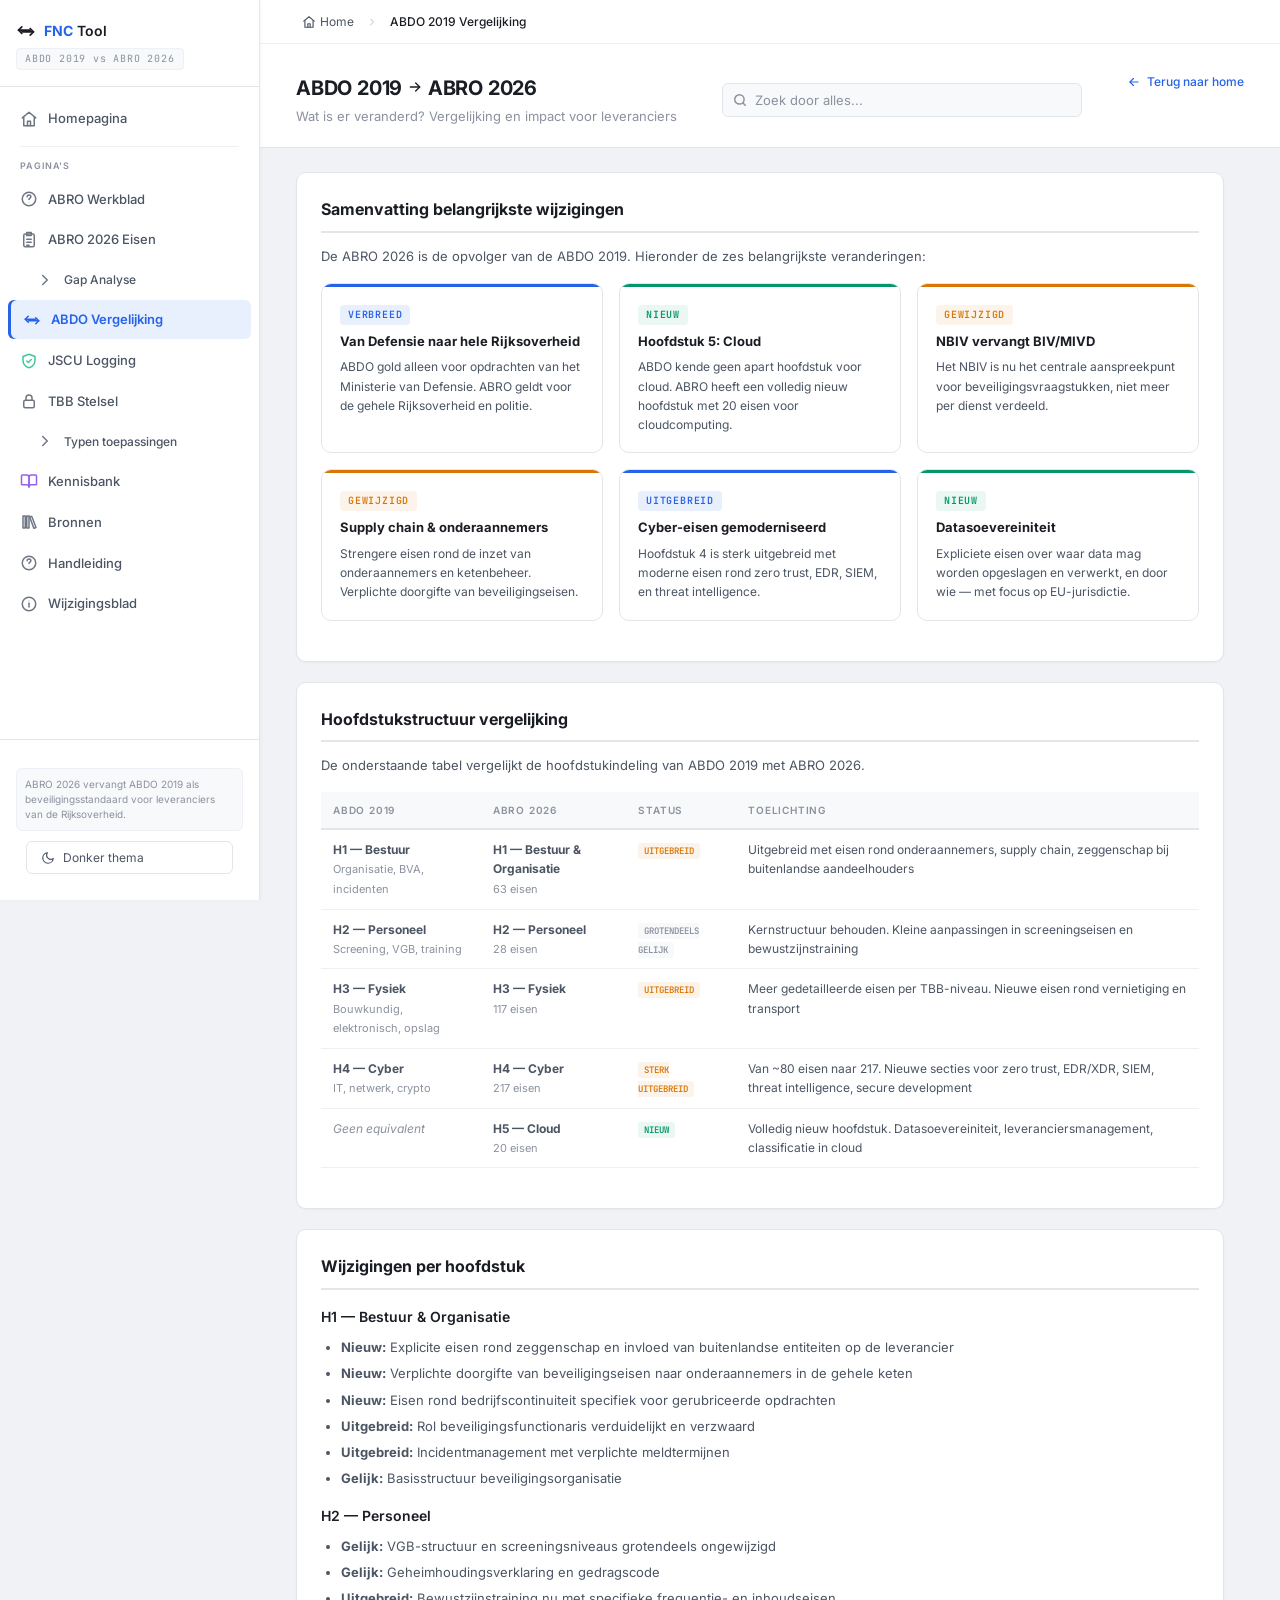
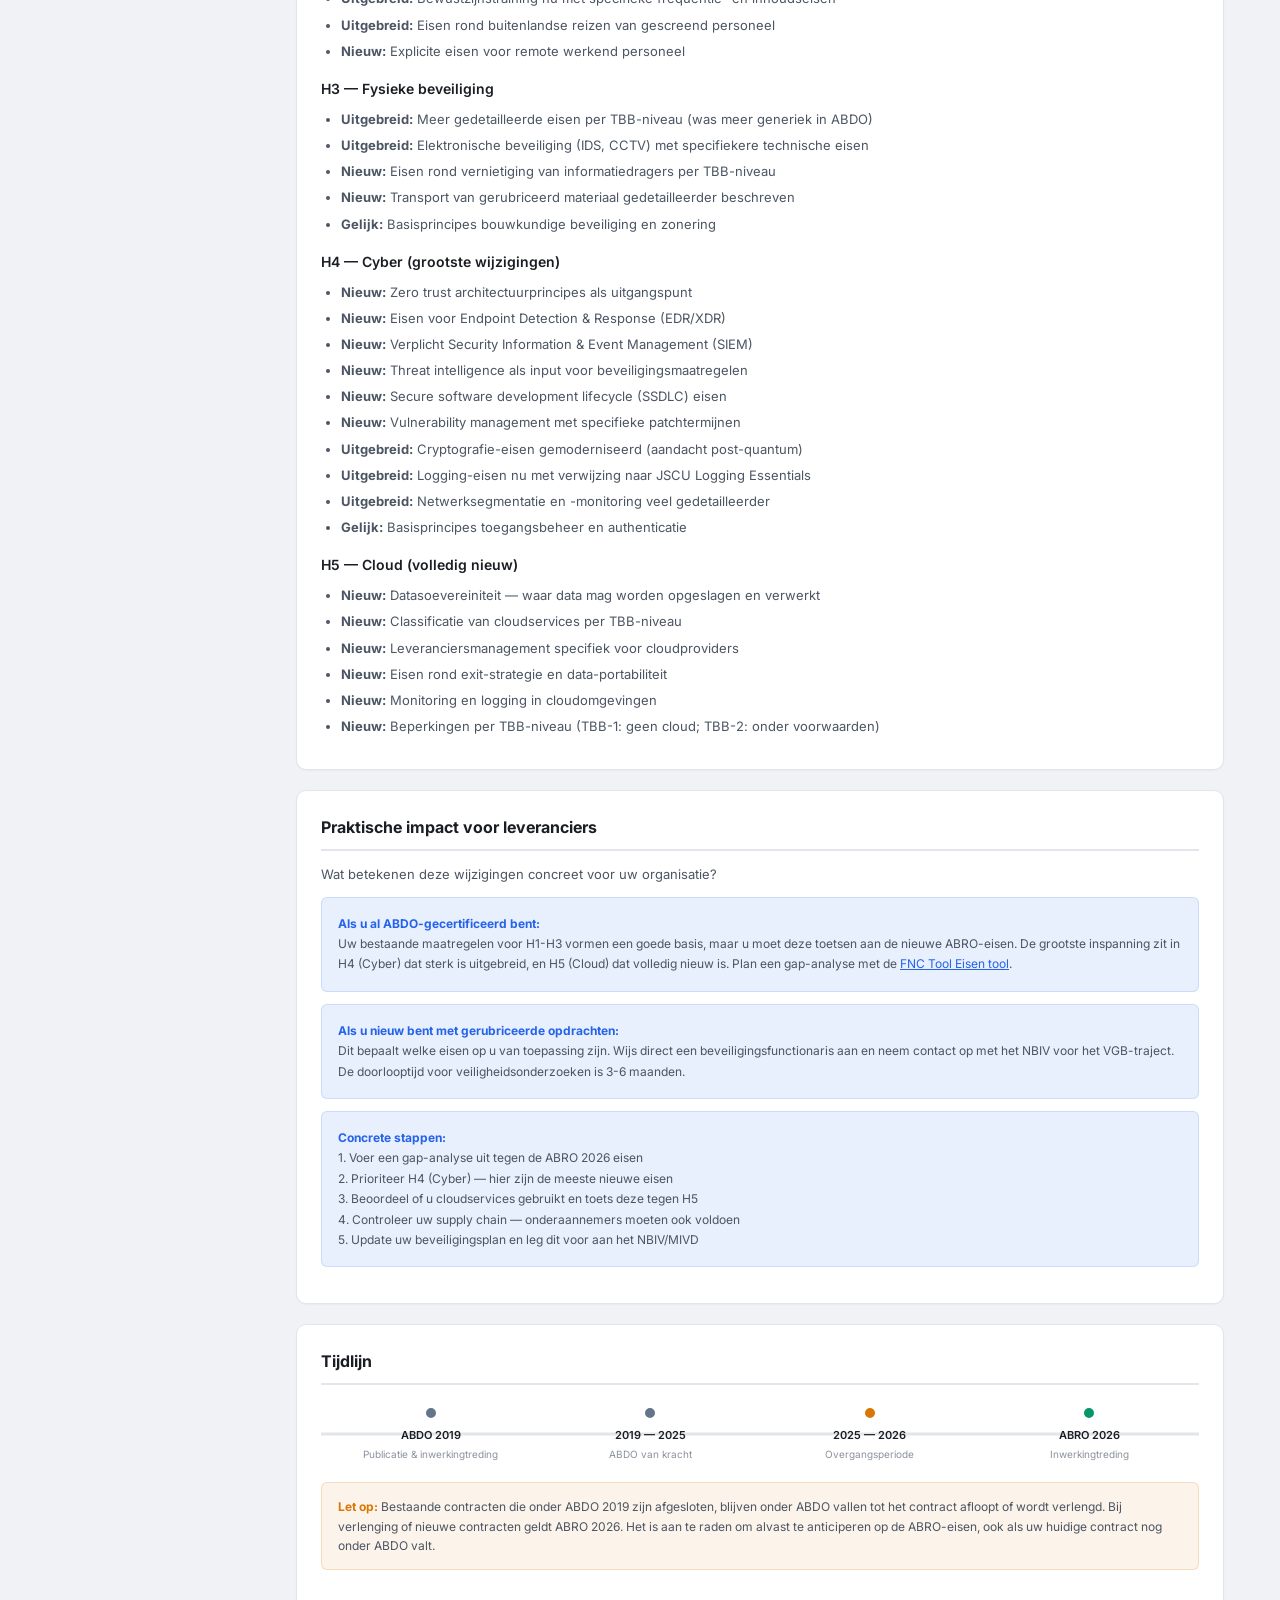
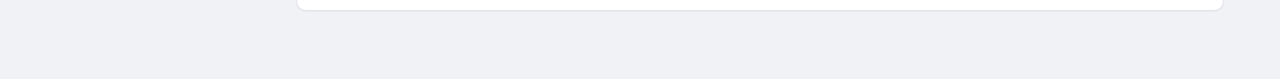
<file: abdo.html>
<!DOCTYPE html>
<html lang="nl">
<head>
  <meta charset="UTF-8">
  <meta name="viewport" content="width=device-width, initial-scale=1.0">
  <title>FNC Tool — ABDO 2019 vs ABRO 2026</title>
  <link rel="stylesheet" href="styles.css">
  <link rel="manifest" href="manifest.json">
  <meta name="apple-mobile-web-app-capable" content="yes">
  <meta name="apple-mobile-web-app-status-bar-style" content="default">
  <meta name="apple-mobile-web-app-title" content="FNC Tool">
  <meta name="theme-color" content="#2563eb">
  <script src="theme.js"></script>
  <style>
    .abdo-content { padding: 24px 36px 48px; max-width: 1000px; }
    .abdo-section {
      background: var(--bg-surface);
      border: 1px solid var(--border);
      border-radius: var(--radius-lg);
      padding: 24px;
      margin-bottom: 20px;
      box-shadow: var(--shadow-sm);
    }
    .abdo-section h2 {
      font-size: 16px;
      font-weight: 700;
      color: var(--text-primary);
      margin-bottom: 12px;
      padding-bottom: 8px;
      border-bottom: 2px solid var(--border);
    }
    .abdo-section h3 {
      font-size: 14px;
      font-weight: 600;
      color: var(--text-primary);
      margin: 16px 0 8px;
    }
    .abdo-section p, .abdo-section li {
      font-size: 13px;
      color: var(--text-secondary);
      line-height: 1.7;
    }
    .abdo-section ul {
      padding-left: 20px;
      margin: 8px 0;
    }
    .abdo-section li { margin-bottom: 4px; }

    .change-summary {
      display: grid;
      grid-template-columns: repeat(auto-fit, minmax(260px, 1fr));
      gap: 16px;
      margin: 16px 0;
    }
    .change-card {
      border-radius: var(--radius-lg);
      padding: 18px;
      border: 1px solid var(--border);
      position: relative;
      overflow: hidden;
      background: var(--bg-surface);
    }
    .change-card::before {
      content: '';
      position: absolute;
      top: 0; left: 0; right: 0;
      height: 3px;
    }
    .change-card.new::before { background: var(--green); }
    .change-card.changed::before { background: var(--yellow); }
    .change-card.expanded::before { background: var(--accent); }
    .change-card .change-type {
      font-family: var(--font-mono);
      font-size: 10px;
      font-weight: 600;
      text-transform: uppercase;
      letter-spacing: 0.08em;
      margin-bottom: 6px;
      display: inline-block;
      padding: 2px 8px;
      border-radius: 4px;
    }
    .change-card.new .change-type { background: var(--green-bg); color: var(--green); }
    .change-card.changed .change-type { background: var(--yellow-bg); color: var(--yellow); }
    .change-card.expanded .change-type { background: var(--accent-dim); color: var(--accent); }
    .change-card h4 {
      font-size: 13px;
      font-weight: 700;
      color: var(--text-primary);
      margin-bottom: 6px;
    }
    .change-card p { font-size: 12px; color: var(--text-secondary); line-height: 1.6; }

    .compare-table {
      width: 100%;
      border-collapse: collapse;
      margin: 16px 0;
      font-size: 12px;
    }
    .compare-table th {
      font-size: 10px;
      text-transform: uppercase;
      letter-spacing: 0.08em;
      color: var(--text-muted);
      padding: 10px 12px;
      text-align: left;
      border-bottom: 2px solid var(--border);
      font-weight: 600;
      background: var(--bg-elevated);
    }
    .compare-table td {
      padding: 10px 12px;
      border-bottom: 1px solid var(--border-light);
      color: var(--text-secondary);
      vertical-align: top;
    }
    .compare-table tr:hover { background: var(--bg-hover); }
    .compare-table .new-badge {
      font-family: var(--font-mono);
      font-size: 9px;
      font-weight: 600;
      background: var(--green-bg);
      color: var(--green);
      padding: 2px 6px;
      border-radius: 3px;
    }
    .compare-table .changed-badge {
      font-family: var(--font-mono);
      font-size: 9px;
      font-weight: 600;
      background: var(--yellow-bg);
      color: var(--yellow);
      padding: 2px 6px;
      border-radius: 3px;
    }
    .compare-table .same-badge {
      font-family: var(--font-mono);
      font-size: 9px;
      font-weight: 600;
      background: var(--bg-elevated);
      color: var(--text-muted);
      padding: 2px 6px;
      border-radius: 3px;
    }

    .timeline {
      display: flex;
      align-items: center;
      gap: 0;
      margin: 20px 0;
      position: relative;
    }
    .timeline::before {
      content: '';
      position: absolute;
      top: 50%;
      left: 0;
      right: 0;
      height: 3px;
      background: var(--border);
      transform: translateY(-50%);
      z-index: 0;
    }
    .tl-node {
      position: relative;
      z-index: 1;
      text-align: center;
      flex: 1;
    }
    .tl-dot {
      width: 16px;
      height: 16px;
      border-radius: 50%;
      margin: 0 auto 6px;
      border: 3px solid var(--bg-surface);
    }
    .tl-dot.past { background: var(--fw-abdo); }
    .tl-dot.transition { background: var(--yellow); }
    .tl-dot.current { background: var(--green); }
    .tl-label {
      font-size: 11px;
      font-weight: 600;
      color: var(--text-primary);
    }
    .tl-sub {
      font-size: 10px;
      color: var(--text-muted);
      margin-top: 2px;
    }

    .impact-card {
      background: var(--accent-dim);
      border: 1px solid rgba(37,99,235,0.15);
      border-radius: var(--radius);
      padding: 16px;
      margin: 12px 0;
      font-size: 12px;
      color: var(--text-secondary);
      line-height: 1.7;
    }
    .impact-card strong { color: var(--accent); }

    .note-box {
      background: var(--yellow-bg);
      border: 1px solid rgba(217,119,6,0.2);
      border-radius: var(--radius);
      padding: 14px 16px;
      margin: 16px 0;
      font-size: 12px;
      color: var(--text-secondary);
      line-height: 1.6;
    }
    .note-box strong { color: var(--yellow); }

    .back-link {
      display: inline-flex;
      align-items: center;
      gap: 6px;
      font-size: 12px;
      color: var(--accent);
      text-decoration: none;
      font-weight: 500;
    }
    .back-link:hover { text-decoration: underline; }
  </style>
</head>
<body>

<div id="app">
  <button class="mobile-menu-btn" id="menuBtn" aria-label="Menu openen"><span data-icon="menu" data-icon-size="20"></span></button>
  <div class="mobile-menu-overlay" id="menuOverlay" ></div>
  <aside id="sidebar">
    <div class="sidebar-header">
      <div class="logo">
        <span class="logo-icon" data-icon="abdo" data-icon-size="20"></span>
        <span class="logo-text"><strong>FNC</strong> Tool</span>
      </div>
      <div class="version-badge">ABDO 2019 vs ABRO 2026</div>
    </div>
    <nav class="sidebar-nav">
      <a href="home.html" class="nav-item" style="text-decoration:none">
        <span class="nav-icon" data-icon="home"></span> Homepagina
      </a>
      <div class="nav-divider"></div>
      <div class="nav-section-label">Pagina's</div>
      <a href="werkblad.html" class="nav-item" style="text-decoration:none">
        <span class="nav-icon" data-icon="manual"></span> ABRO Werkblad
      </a>
      <a href="index.html" class="nav-item" style="text-decoration:none">
        <span class="nav-icon" data-icon="requirements"></span> ABRO 2026 Eisen
      </a>
      <a href="index.html#gaps" class="nav-item" style="text-decoration:none;font-size:12px;padding-left:28px">
        <span class="nav-icon" data-icon="chevron-right" data-icon-size="12"></span> Gap Analyse
      </a>
      <a href="abdo.html" class="nav-item active" style="text-decoration:none">
        <span class="nav-icon" data-icon="abdo"></span> ABDO Vergelijking
      </a>
      <a href="jscu.html" class="nav-item" style="text-decoration:none">
        <span class="nav-icon" style="color:var(--fw-jscu)" data-icon="jscu"></span> JSCU Logging
      </a>
      <a href="tbb.html" class="nav-item" style="text-decoration:none">
        <span class="nav-icon" data-icon="tbb"></span> TBB Stelsel
      </a>
      <a href="tbb.html#toepassingen" class="nav-item" style="text-decoration:none;font-size:12px;padding-left:28px">
        <span class="nav-icon" data-icon="chevron-right" data-icon-size="12"></span> Typen toepassingen
      </a>
      <a href="diamond.html" class="nav-item" style="text-decoration:none">
        <span class="nav-icon" style="color:var(--purple)" data-icon="knowledge"></span> Kennisbank
      </a>
      <a href="bronnen.html" class="nav-item" style="text-decoration:none">
        <span class="nav-icon" data-icon="sources"></span> Bronnen
      </a>
      <a href="handleiding.html" class="nav-item" style="text-decoration:none">
        <span class="nav-icon" data-icon="manual"></span> Handleiding
      </a>
      <a href="changelog.html" class="nav-item" style="text-decoration:none">
        <span class="nav-icon" data-icon="info"></span> Wijzigingsblad
      </a>
    </nav>
    <div class="sidebar-frameworks">
      <div class="sidebar-hint">
        ABRO 2026 vervangt ABDO 2019 als beveiligingsstandaard voor leveranciers van de Rijksoverheid.
      </div>
      <button class="theme-toggle-btn" onclick="toggleTheme()" title="Wissel licht/donker thema">
        <span class="theme-toggle-icon" data-icon="theme-dark"></span>
        <span class="theme-toggle-label">Donker thema</span>
      </button>
    </div>
  </aside>

  <main id="main">
    <nav class="breadcrumb" aria-label="Breadcrumb">
      <a href="home.html"><span data-icon="home" data-icon-size="14"></span> Home</a>
      <span class="crumb-sep" data-icon="chevron-right" data-icon-size="12"></span>
      <span class="crumb-current">ABDO 2019 Vergelijking</span>
    </nav>

    <div class="page-header">
      <div>
        <div class="page-title">ABDO 2019 <span data-icon="arrow-right" data-icon-size="16"></span> ABRO 2026</div>
        <div class="page-subtitle">Wat is er veranderd? Vergelijking en impact voor leveranciers</div>
      </div>
      <div class="global-search">
        <input type="text" id="globalSearch" placeholder="Zoek door alles...">
        <div id="globalSearchResults" class="global-search-results"></div>
      </div>
      <div class="page-actions">
        <a href="home.html" class="back-link"><span data-icon="arrow-left" data-icon-size="14"></span> Terug naar home</a>
      </div>
    </div>

    <a href="home.html" class="back-home-mobile">
      <span data-icon="arrow-left" data-icon-size="16"></span> Terug naar home
    </a>

    <div class="abdo-content">

      <!-- Samenvatting -->
      <div class="abdo-section" id="samenvatting">
        <h2>Samenvatting belangrijkste wijzigingen</h2>
        <p>De ABRO 2026 is de opvolger van de ABDO 2019. Hieronder de zes belangrijkste veranderingen:</p>

        <div class="change-summary">
          <div class="change-card expanded">
            <span class="change-type">Verbreed</span>
            <h4>Van Defensie naar hele Rijksoverheid</h4>
            <p>ABDO gold alleen voor opdrachten van het Ministerie van Defensie. ABRO geldt voor de gehele Rijksoverheid en politie.</p>
          </div>

          <div class="change-card new">
            <span class="change-type">Nieuw</span>
            <h4>Hoofdstuk 5: Cloud</h4>
            <p>ABDO kende geen apart hoofdstuk voor cloud. ABRO heeft een volledig nieuw hoofdstuk met 20 eisen voor cloudcomputing.</p>
          </div>

          <div class="change-card changed">
            <span class="change-type">Gewijzigd</span>
            <h4>NBIV vervangt BIV/MIVD</h4>
            <p>Het NBIV is nu het centrale aanspreekpunt voor beveiligingsvraagstukken, niet meer per dienst verdeeld.</p>
          </div>

          <div class="change-card changed">
            <span class="change-type">Gewijzigd</span>
            <h4>Supply chain & onderaannemers</h4>
            <p>Strengere eisen rond de inzet van onderaannemers en ketenbeheer. Verplichte doorgifte van beveiligingseisen.</p>
          </div>

          <div class="change-card expanded">
            <span class="change-type">Uitgebreid</span>
            <h4>Cyber-eisen gemoderniseerd</h4>
            <p>Hoofdstuk 4 is sterk uitgebreid met moderne eisen rond zero trust, EDR, SIEM, en threat intelligence.</p>
          </div>

          <div class="change-card new">
            <span class="change-type">Nieuw</span>
            <h4>Datasoevereiniteit</h4>
            <p>Expliciete eisen over waar data mag worden opgeslagen en verwerkt, en door wie — met focus op EU-jurisdictie.</p>
          </div>
        </div>
      </div>

      <!-- Vergelijkingstabel -->
      <div class="abdo-section" id="vergelijking">
        <h2>Hoofdstukstructuur vergelijking</h2>
        <p>De onderstaande tabel vergelijkt de hoofdstukindeling van ABDO 2019 met ABRO 2026.</p>

        <table class="compare-table">
          <thead>
            <tr>
              <th>ABDO 2019</th>
              <th>ABRO 2026</th>
              <th>Status</th>
              <th>Toelichting</th>
            </tr>
          </thead>
          <tbody>
            <tr>
              <td><strong>H1 — Bestuur</strong><br><span style="font-size:11px;color:var(--text-muted)">Organisatie, BVA, incidenten</span></td>
              <td><strong>H1 — Bestuur & Organisatie</strong><br><span style="font-size:11px;color:var(--text-muted)">63 eisen</span></td>
              <td><span class="changed-badge">UITGEBREID</span></td>
              <td>Uitgebreid met eisen rond onderaannemers, supply chain, zeggenschap bij buitenlandse aandeelhouders</td>
            </tr>
            <tr>
              <td><strong>H2 — Personeel</strong><br><span style="font-size:11px;color:var(--text-muted)">Screening, VGB, training</span></td>
              <td><strong>H2 — Personeel</strong><br><span style="font-size:11px;color:var(--text-muted)">28 eisen</span></td>
              <td><span class="same-badge">GROTENDEELS GELIJK</span></td>
              <td>Kernstructuur behouden. Kleine aanpassingen in screeningseisen en bewustzijnstraining</td>
            </tr>
            <tr>
              <td><strong>H3 — Fysiek</strong><br><span style="font-size:11px;color:var(--text-muted)">Bouwkundig, elektronisch, opslag</span></td>
              <td><strong>H3 — Fysiek</strong><br><span style="font-size:11px;color:var(--text-muted)">117 eisen</span></td>
              <td><span class="changed-badge">UITGEBREID</span></td>
              <td>Meer gedetailleerde eisen per TBB-niveau. Nieuwe eisen rond vernietiging en transport</td>
            </tr>
            <tr>
              <td><strong>H4 — Cyber</strong><br><span style="font-size:11px;color:var(--text-muted)">IT, netwerk, crypto</span></td>
              <td><strong>H4 — Cyber</strong><br><span style="font-size:11px;color:var(--text-muted)">217 eisen</span></td>
              <td><span class="changed-badge">STERK UITGEBREID</span></td>
              <td>Van ~80 eisen naar 217. Nieuwe secties voor zero trust, EDR/XDR, SIEM, threat intelligence, secure development</td>
            </tr>
            <tr>
              <td><em style="color:var(--text-muted)">Geen equivalent</em></td>
              <td><strong>H5 — Cloud</strong><br><span style="font-size:11px;color:var(--text-muted)">20 eisen</span></td>
              <td><span class="new-badge">NIEUW</span></td>
              <td>Volledig nieuw hoofdstuk. Datasoevereiniteit, leveranciersmanagement, classificatie in cloud</td>
            </tr>
          </tbody>
        </table>
      </div>

      <!-- Per hoofdstuk -->
      <div class="abdo-section" id="per-hoofdstuk">
        <h2>Wijzigingen per hoofdstuk</h2>

        <h3>H1 — Bestuur & Organisatie</h3>
        <ul>
          <li><strong>Nieuw:</strong> Explicite eisen rond zeggenschap en invloed van buitenlandse entiteiten op de leverancier</li>
          <li><strong>Nieuw:</strong> Verplichte doorgifte van beveiligingseisen naar onderaannemers in de gehele keten</li>
          <li><strong>Nieuw:</strong> Eisen rond bedrijfscontinuiteit specifiek voor gerubriceerde opdrachten</li>
          <li><strong>Uitgebreid:</strong> Rol beveiligingsfunctionaris verduidelijkt en verzwaard</li>
          <li><strong>Uitgebreid:</strong> Incidentmanagement met verplichte meldtermijnen</li>
          <li><strong>Gelijk:</strong> Basisstructuur beveiligingsorganisatie</li>
        </ul>

        <h3>H2 — Personeel</h3>
        <ul>
          <li><strong>Gelijk:</strong> VGB-structuur en screeningsniveaus grotendeels ongewijzigd</li>
          <li><strong>Gelijk:</strong> Geheimhoudingsverklaring en gedragscode</li>
          <li><strong>Uitgebreid:</strong> Bewustzijnstraining nu met specifieke frequentie- en inhoudseisen</li>
          <li><strong>Uitgebreid:</strong> Eisen rond buitenlandse reizen van gescreend personeel</li>
          <li><strong>Nieuw:</strong> Explicite eisen voor remote werkend personeel</li>
        </ul>

        <h3>H3 — Fysieke beveiliging</h3>
        <ul>
          <li><strong>Uitgebreid:</strong> Meer gedetailleerde eisen per TBB-niveau (was meer generiek in ABDO)</li>
          <li><strong>Uitgebreid:</strong> Elektronische beveiliging (IDS, CCTV) met specifiekere technische eisen</li>
          <li><strong>Nieuw:</strong> Eisen rond vernietiging van informatiedragers per TBB-niveau</li>
          <li><strong>Nieuw:</strong> Transport van gerubriceerd materiaal gedetailleerder beschreven</li>
          <li><strong>Gelijk:</strong> Basisprincipes bouwkundige beveiliging en zonering</li>
        </ul>

        <h3>H4 — Cyber (grootste wijzigingen)</h3>
        <ul>
          <li><strong>Nieuw:</strong> Zero trust architectuurprincipes als uitgangspunt</li>
          <li><strong>Nieuw:</strong> Eisen voor Endpoint Detection & Response (EDR/XDR)</li>
          <li><strong>Nieuw:</strong> Verplicht Security Information & Event Management (SIEM)</li>
          <li><strong>Nieuw:</strong> Threat intelligence als input voor beveiligingsmaatregelen</li>
          <li><strong>Nieuw:</strong> Secure software development lifecycle (SSDLC) eisen</li>
          <li><strong>Nieuw:</strong> Vulnerability management met specifieke patchtermijnen</li>
          <li><strong>Uitgebreid:</strong> Cryptografie-eisen gemoderniseerd (aandacht post-quantum)</li>
          <li><strong>Uitgebreid:</strong> Logging-eisen nu met verwijzing naar JSCU Logging Essentials</li>
          <li><strong>Uitgebreid:</strong> Netwerksegmentatie en -monitoring veel gedetailleerder</li>
          <li><strong>Gelijk:</strong> Basisprincipes toegangsbeheer en authenticatie</li>
        </ul>

        <h3>H5 — Cloud (volledig nieuw)</h3>
        <ul>
          <li><strong>Nieuw:</strong> Datasoevereiniteit — waar data mag worden opgeslagen en verwerkt</li>
          <li><strong>Nieuw:</strong> Classificatie van cloudservices per TBB-niveau</li>
          <li><strong>Nieuw:</strong> Leveranciersmanagement specifiek voor cloudproviders</li>
          <li><strong>Nieuw:</strong> Eisen rond exit-strategie en data-portabiliteit</li>
          <li><strong>Nieuw:</strong> Monitoring en logging in cloudomgevingen</li>
          <li><strong>Nieuw:</strong> Beperkingen per TBB-niveau (TBB-1: geen cloud; TBB-2: onder voorwaarden)</li>
        </ul>
      </div>

      <!-- Impact leveranciers -->
      <div class="abdo-section" id="impact">
        <h2>Praktische impact voor leveranciers</h2>
        <p>Wat betekenen deze wijzigingen concreet voor uw organisatie?</p>

        <div class="impact-card">
          <strong>Als u al ABDO-gecertificeerd bent:</strong><br>
          Uw bestaande maatregelen voor H1-H3 vormen een goede basis, maar u moet deze toetsen aan de nieuwe ABRO-eisen.
          De grootste inspanning zit in H4 (Cyber) dat sterk is uitgebreid, en H5 (Cloud) dat volledig nieuw is.
          Plan een gap-analyse met de <a href="index.html" style="color:var(--accent)">FNC Tool Eisen tool</a>.
        </div>

        <div class="impact-card">
          <strong>Als u nieuw bent met gerubriceerde opdrachten:</strong><br>
          Dit bepaalt welke eisen op u van toepassing zijn. Wijs direct een beveiligingsfunctionaris aan en neem contact
          op met het NBIV voor het VGB-traject. De doorlooptijd voor veiligheidsonderzoeken is 3-6 maanden.
        </div>

        <div class="impact-card">
          <strong>Concrete stappen:</strong><br>
          1. Voer een gap-analyse uit tegen de ABRO 2026 eisen<br>
          2. Prioriteer H4 (Cyber) — hier zijn de meeste nieuwe eisen<br>
          3. Beoordeel of u cloudservices gebruikt en toets deze tegen H5<br>
          4. Controleer uw supply chain — onderaannemers moeten ook voldoen<br>
          5. Update uw beveiligingsplan en leg dit voor aan het NBIV/MIVD
        </div>
      </div>

      <!-- Tijdlijn -->
      <div class="abdo-section" id="tijdlijn">
        <h2>Tijdlijn</h2>

        <div class="timeline">
          <div class="tl-node">
            <div class="tl-dot past"></div>
            <div class="tl-label">ABDO 2019</div>
            <div class="tl-sub">Publicatie & inwerkingtreding</div>
          </div>
          <div class="tl-node">
            <div class="tl-dot past"></div>
            <div class="tl-label">2019 — 2025</div>
            <div class="tl-sub">ABDO van kracht</div>
          </div>
          <div class="tl-node">
            <div class="tl-dot transition"></div>
            <div class="tl-label">2025 — 2026</div>
            <div class="tl-sub">Overgangsperiode</div>
          </div>
          <div class="tl-node">
            <div class="tl-dot current"></div>
            <div class="tl-label">ABRO 2026</div>
            <div class="tl-sub">Inwerkingtreding</div>
          </div>
        </div>

        <div class="note-box">
          <strong>Let op:</strong> Bestaande contracten die onder ABDO 2019 zijn afgesloten, blijven onder ABDO vallen
          tot het contract afloopt of wordt verlengd. Bij verlenging of nieuwe contracten geldt ABRO 2026.
          Het is aan te raden om alvast te anticiperen op de ABRO-eisen, ook als uw huidige contract nog onder ABDO valt.
        </div>
      </div>

    </div>
  </main>
</div>

<script src="abro-data.js"></script>
<script src="frameworks-ref.js"></script>
<script src="icons.js"></script>
<script src="menu.js"></script>
<script src="globalsearch.js"></script>
<script>if("serviceWorker" in navigator){navigator.serviceWorker.register("sw.js")}</script>
<script src="easter.js"></script>
</body>
</html>
</file>
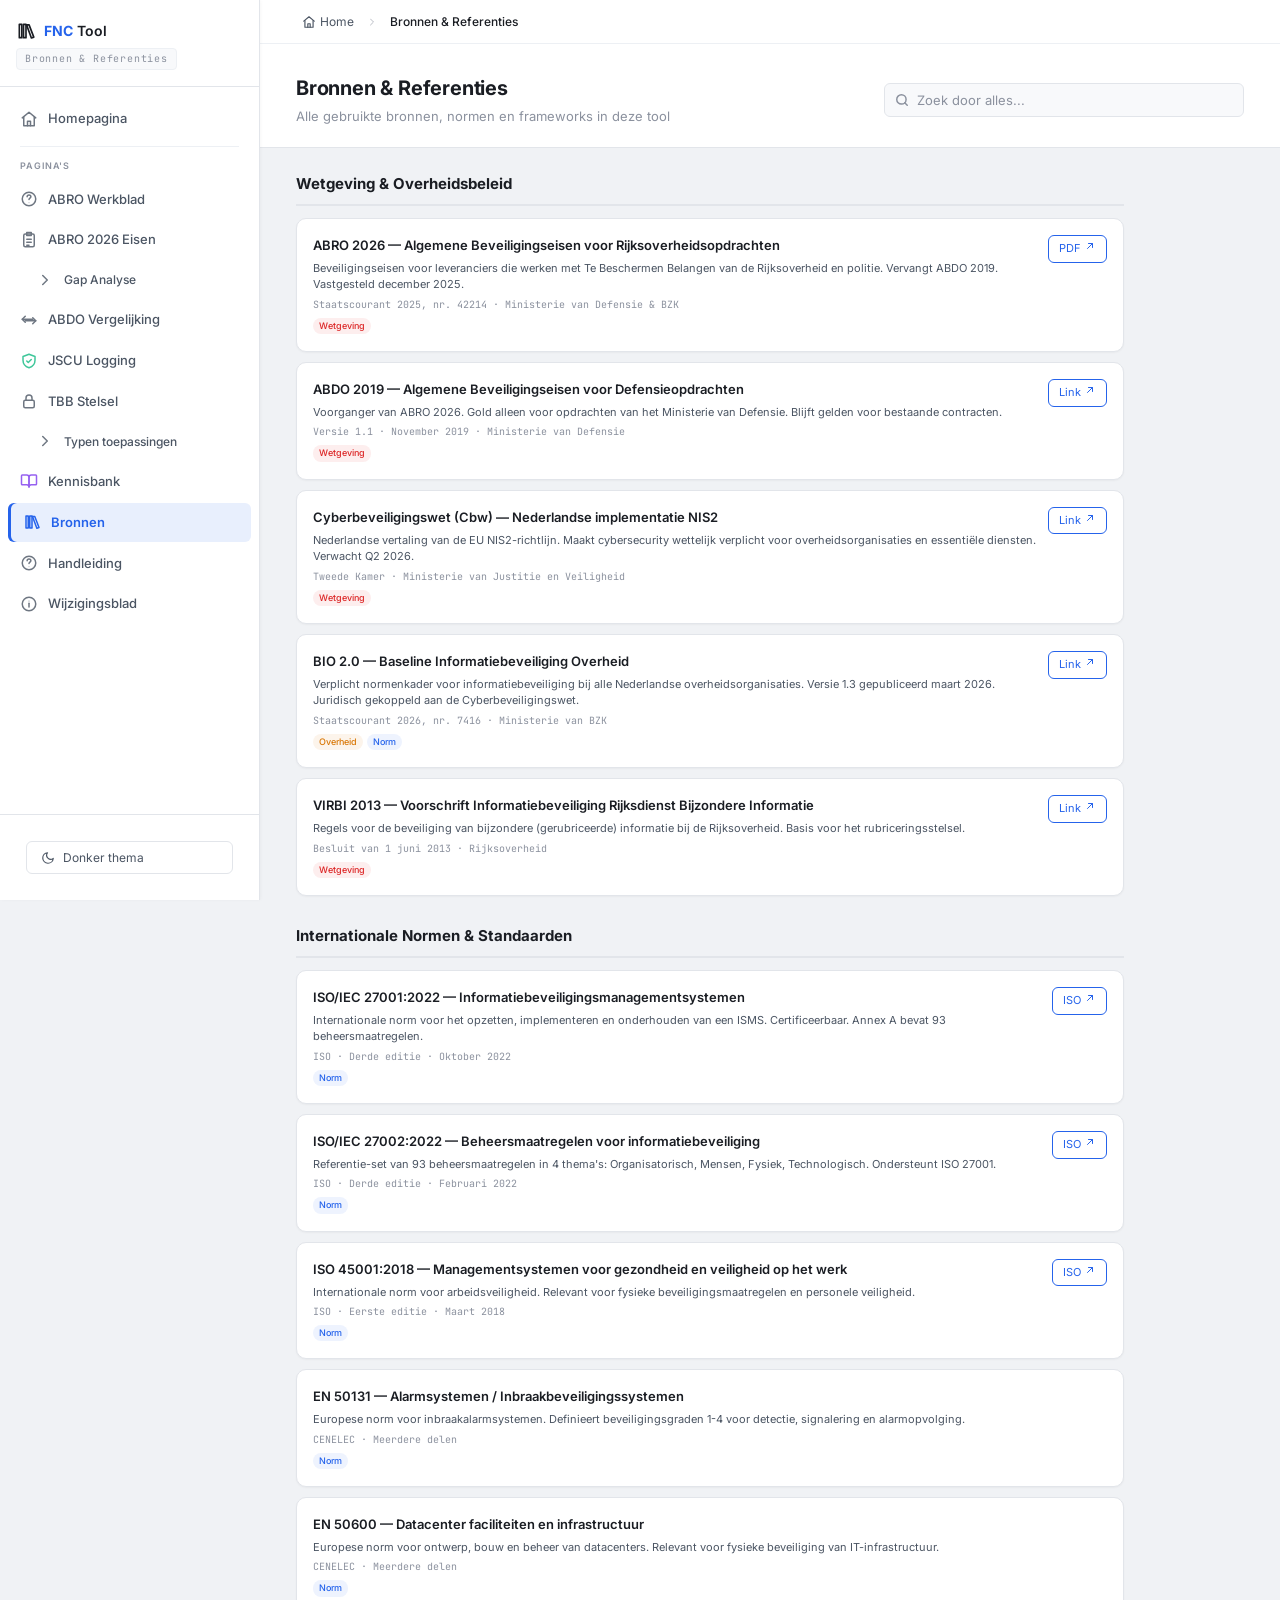
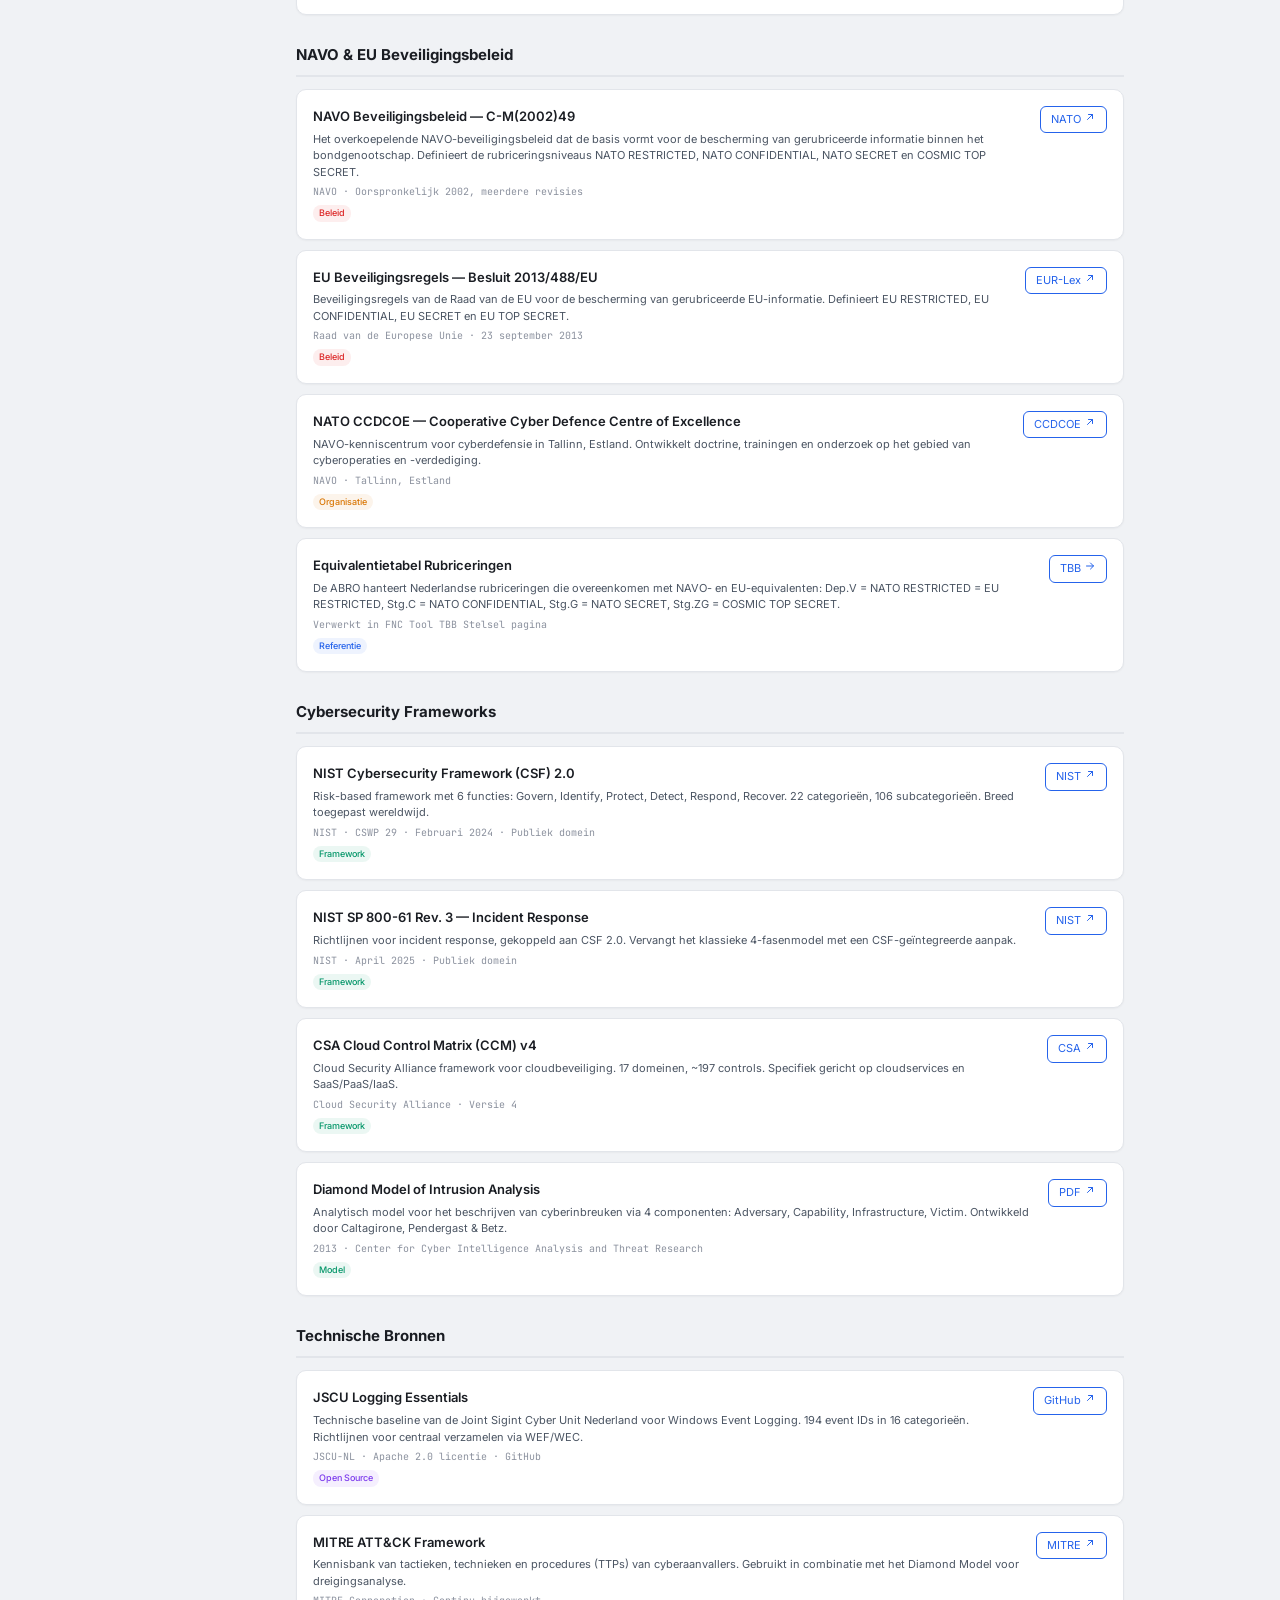
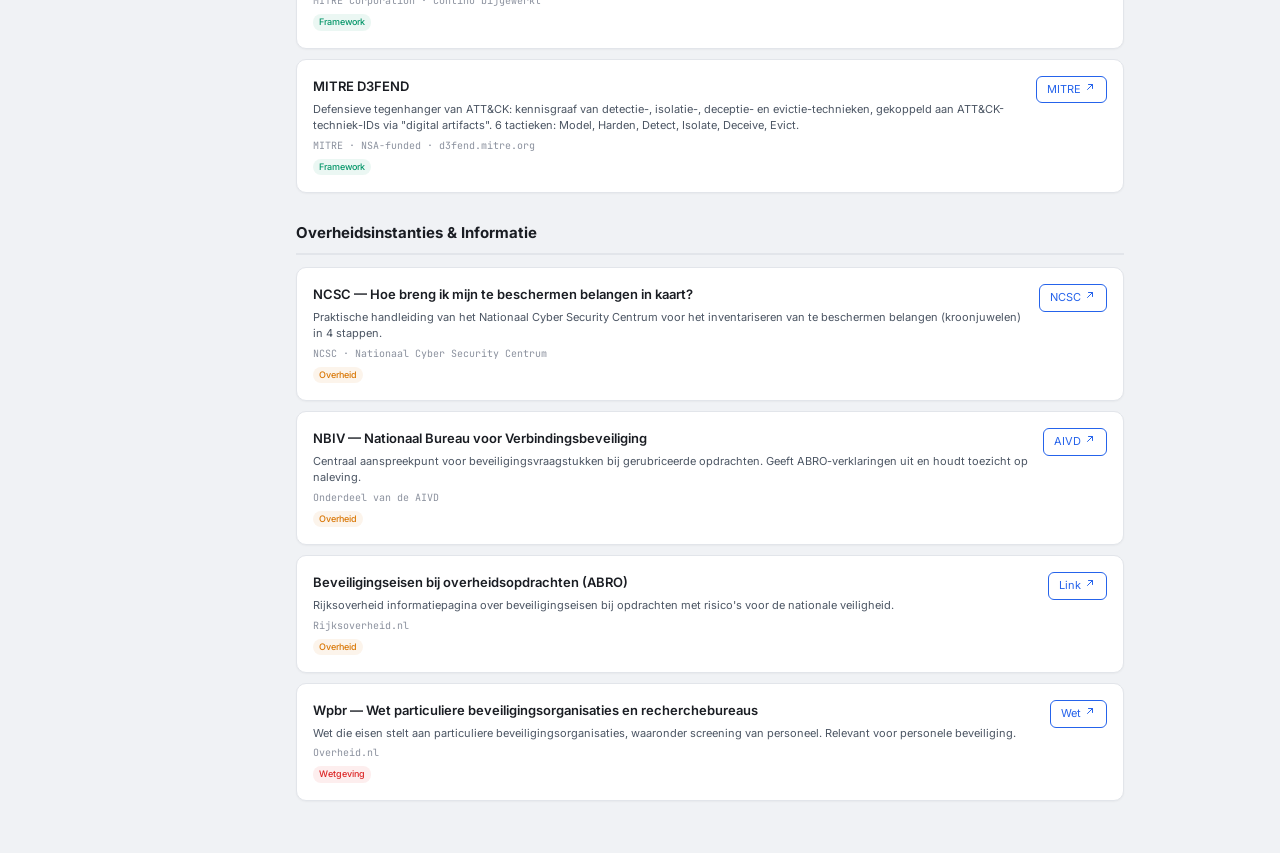
<file: bronnen.html>
<!DOCTYPE html>
<html lang="nl">
<head>
  <meta charset="UTF-8">
  <meta name="viewport" content="width=device-width, initial-scale=1.0">
  <title>FNC Tool — Bronnen & Referenties</title>
  <link rel="stylesheet" href="styles.css">
  <meta name="apple-mobile-web-app-capable" content="yes">
  <meta name="apple-mobile-web-app-status-bar-style" content="default">
  <meta name="apple-mobile-web-app-title" content="FNC Tool">
  <link rel="manifest" href="manifest.json">
  <script src="theme.js"></script>
  <style>
    .bron-section { margin-bottom: 28px; }
    .bron-section h2 { font-size: 15px; color: var(--text-primary); margin-bottom: 12px; padding-bottom: 8px; border-bottom: 2px solid var(--border); }
    .bron-card { background: var(--bg-surface); border: 1px solid var(--border); border-radius: var(--radius-lg); padding: 16px; margin-bottom: 10px; box-shadow: var(--shadow-sm); display: grid; grid-template-columns: 1fr auto; gap: 12px; align-items: start; }
    .bron-card:hover { box-shadow: var(--shadow-md); }
    .bron-title { font-size: 13px; font-weight: 600; color: var(--text-primary); margin-bottom: 4px; }
    .bron-desc { font-size: 11px; color: var(--text-secondary); line-height: 1.5; }
    .bron-meta { font-size: 10px; color: var(--text-muted); margin-top: 4px; font-family: var(--font-mono); }
    .bron-link { font-size: 11px; color: var(--accent); text-decoration: none; white-space: nowrap; padding: 4px 10px; border: 1px solid var(--accent); border-radius: var(--radius); transition: all 0.15s; }
    .bron-link:hover { background: var(--accent); color: white; }
    .bron-tag { display: inline-block; font-size: 9px; padding: 1px 6px; border-radius: 8px; font-weight: 500; margin-right: 4px; margin-top: 4px; }
    .tag-wet { background: rgba(220,38,38,0.08); color: var(--red); }
    .tag-norm { background: rgba(37,99,235,0.08); color: var(--accent); }
    .tag-fw { background: rgba(5,150,105,0.08); color: var(--green); }
    .tag-tool { background: rgba(124,58,237,0.08); color: var(--purple); }
    .tag-overheid { background: rgba(217,119,6,0.08); color: var(--yellow); }
    @media (max-width: 600px) { .bron-card { grid-template-columns: 1fr; } }
  </style>
</head>
<body>

<div id="app">
  <button class="mobile-menu-btn" id="menuBtn" aria-label="Menu openen"><span data-icon="menu" data-icon-size="20"></span></button>
  <div class="mobile-menu-overlay" id="menuOverlay"></div>

  <aside id="sidebar">
    <div class="sidebar-header">
      <div class="logo">
        <span class="logo-icon" data-icon="sources" data-icon-size="20"></span>
        <span class="logo-text"><strong>FNC</strong> Tool</span>
      </div>
      <div class="version-badge">Bronnen & Referenties</div>
    </div>
    <nav class="sidebar-nav">
      <a href="home.html" class="nav-item" style="text-decoration:none">
        <span class="nav-icon" data-icon="home"></span> Homepagina
      </a>
      <div class="nav-divider"></div>
      <div class="nav-section-label">Pagina's</div>
      <a href="werkblad.html" class="nav-item" style="text-decoration:none">
        <span class="nav-icon" data-icon="manual"></span> ABRO Werkblad
      </a>
      <a href="index.html" class="nav-item" style="text-decoration:none">
        <span class="nav-icon" data-icon="requirements"></span> ABRO 2026 Eisen
      </a>
      <a href="index.html#gaps" class="nav-item" style="text-decoration:none;font-size:12px;padding-left:28px">
        <span class="nav-icon" data-icon="chevron-right" data-icon-size="12"></span> Gap Analyse
      </a>
      <a href="abdo.html" class="nav-item" style="text-decoration:none">
        <span class="nav-icon" data-icon="abdo"></span> ABDO Vergelijking
      </a>
      <a href="jscu.html" class="nav-item" style="text-decoration:none">
        <span class="nav-icon" style="color:var(--fw-jscu)" data-icon="jscu"></span> JSCU Logging
      </a>
      <a href="tbb.html" class="nav-item" style="text-decoration:none">
        <span class="nav-icon" data-icon="tbb"></span> TBB Stelsel
      </a>
      <a href="tbb.html#toepassingen" class="nav-item" style="text-decoration:none;font-size:12px;padding-left:28px">
        <span class="nav-icon" data-icon="chevron-right" data-icon-size="12"></span> Typen toepassingen
      </a>
      <a href="diamond.html" class="nav-item" style="text-decoration:none">
        <span class="nav-icon" style="color:var(--purple)" data-icon="knowledge"></span> Kennisbank
      </a>
      <a href="bronnen.html" class="nav-item active" style="text-decoration:none">
        <span class="nav-icon" data-icon="sources"></span> Bronnen
      </a>
      <a href="handleiding.html" class="nav-item" style="text-decoration:none">
        <span class="nav-icon" data-icon="manual"></span> Handleiding
      </a>
      <a href="changelog.html" class="nav-item" style="text-decoration:none">
        <span class="nav-icon" data-icon="info"></span> Wijzigingsblad
      </a>
    </nav>
    <div class="sidebar-frameworks">
      <button class="theme-toggle-btn" onclick="toggleTheme()" title="Wissel licht/donker thema">
        <span class="theme-toggle-icon" data-icon="theme-dark"></span>
        <span class="theme-toggle-label">Donker thema</span>
      </button>
    </div>
  </aside>

  <main id="main">
    <nav class="breadcrumb" aria-label="Breadcrumb">
      <a href="home.html"><span data-icon="home" data-icon-size="14"></span> Home</a>
      <span class="crumb-sep" data-icon="chevron-right" data-icon-size="12"></span>
      <span class="crumb-current">Bronnen &amp; Referenties</span>
    </nav>

    <div class="page-header">
      <div>
        <div class="page-title">Bronnen & Referenties</div>
        <div class="page-subtitle">Alle gebruikte bronnen, normen en frameworks in deze tool</div>
      </div>
      <div class="global-search">
        <input type="text" id="globalSearch" placeholder="Zoek door alles...">
        <div id="globalSearchResults" class="global-search-results"></div>
      </div>
    </div>

    <a href="home.html" class="back-home-mobile">
      <span data-icon="arrow-left" data-icon-size="16"></span> Terug naar home
    </a>

    <div class="content-area" style="max-width:900px">

      <!-- WETGEVING & BELEID -->
      <div class="bron-section">
        <h2>Wetgeving & Overheidsbeleid</h2>

        <div class="bron-card">
          <div>
            <div class="bron-title">ABRO 2026 — Algemene Beveiligingseisen voor Rijksoverheidsopdrachten</div>
            <div class="bron-desc">Beveiligingseisen voor leveranciers die werken met Te Beschermen Belangen van de Rijksoverheid en politie. Vervangt ABDO 2019. Vastgesteld december 2025.</div>
            <div class="bron-meta">Staatscourant 2025, nr. 42214 · Ministerie van Defensie & BZK</div>
            <span class="bron-tag tag-wet">Wetgeving</span>
          </div>
          <a href="https://zoek.officielebekendmakingen.nl/stcrt-2025-42214.pdf" target="_blank" class="bron-link">PDF <span data-icon="external" data-icon-size="12"></span></a>
        </div>

        <div class="bron-card">
          <div>
            <div class="bron-title">ABDO 2019 — Algemene Beveiligingseisen voor Defensieopdrachten</div>
            <div class="bron-desc">Voorganger van ABRO 2026. Gold alleen voor opdrachten van het Ministerie van Defensie. Blijft gelden voor bestaande contracten.</div>
            <div class="bron-meta">Versie 1.1 · November 2019 · Ministerie van Defensie</div>
            <span class="bron-tag tag-wet">Wetgeving</span>
          </div>
          <a href="https://www.defensie.nl/downloads/beleidsnota-s/2020/02/04/abdo-2019" target="_blank" class="bron-link">Link <span data-icon="external" data-icon-size="12"></span></a>
        </div>

        <div class="bron-card">
          <div>
            <div class="bron-title">Cyberbeveiligingswet (Cbw) — Nederlandse implementatie NIS2</div>
            <div class="bron-desc">Nederlandse vertaling van de EU NIS2-richtlijn. Maakt cybersecurity wettelijk verplicht voor overheidsorganisaties en essentiële diensten. Verwacht Q2 2026.</div>
            <div class="bron-meta">Tweede Kamer · Ministerie van Justitie en Veiligheid</div>
            <span class="bron-tag tag-wet">Wetgeving</span>
          </div>
          <a href="https://www.digitaleoverheid.nl/overzicht-van-alle-onderwerpen/cyberbeveiligingswet/" target="_blank" class="bron-link">Link <span data-icon="external" data-icon-size="12"></span></a>
        </div>

        <div class="bron-card">
          <div>
            <div class="bron-title">BIO 2.0 — Baseline Informatiebeveiliging Overheid</div>
            <div class="bron-desc">Verplicht normenkader voor informatiebeveiliging bij alle Nederlandse overheidsorganisaties. Versie 1.3 gepubliceerd maart 2026. Juridisch gekoppeld aan de Cyberbeveiligingswet.</div>
            <div class="bron-meta">Staatscourant 2026, nr. 7416 · Ministerie van BZK</div>
            <span class="bron-tag tag-overheid">Overheid</span><span class="bron-tag tag-norm">Norm</span>
          </div>
          <a href="https://www.bio-overheid.nl/category/producten/bio" target="_blank" class="bron-link">Link <span data-icon="external" data-icon-size="12"></span></a>
        </div>

        <div class="bron-card">
          <div>
            <div class="bron-title">VIRBI 2013 — Voorschrift Informatiebeveiliging Rijksdienst Bijzondere Informatie</div>
            <div class="bron-desc">Regels voor de beveiliging van bijzondere (gerubriceerde) informatie bij de Rijksoverheid. Basis voor het rubriceringsstelsel.</div>
            <div class="bron-meta">Besluit van 1 juni 2013 · Rijksoverheid</div>
            <span class="bron-tag tag-wet">Wetgeving</span>
          </div>
          <a href="https://wetten.overheid.nl/BWBR0033507/2013-06-01" target="_blank" class="bron-link">Link <span data-icon="external" data-icon-size="12"></span></a>
        </div>
      </div>

      <!-- INTERNATIONALE NORMEN -->
      <div class="bron-section">
        <h2>Internationale Normen & Standaarden</h2>

        <div class="bron-card">
          <div>
            <div class="bron-title">ISO/IEC 27001:2022 — Informatiebeveiligingsmanagementsystemen</div>
            <div class="bron-desc">Internationale norm voor het opzetten, implementeren en onderhouden van een ISMS. Certificeerbaar. Annex A bevat 93 beheersmaatregelen.</div>
            <div class="bron-meta">ISO · Derde editie · Oktober 2022</div>
            <span class="bron-tag tag-norm">Norm</span>
          </div>
          <a href="https://www.iso.org/standard/27001" target="_blank" class="bron-link">ISO <span data-icon="external" data-icon-size="12"></span></a>
        </div>

        <div class="bron-card">
          <div>
            <div class="bron-title">ISO/IEC 27002:2022 — Beheersmaatregelen voor informatiebeveiliging</div>
            <div class="bron-desc">Referentie-set van 93 beheersmaatregelen in 4 thema's: Organisatorisch, Mensen, Fysiek, Technologisch. Ondersteunt ISO 27001.</div>
            <div class="bron-meta">ISO · Derde editie · Februari 2022</div>
            <span class="bron-tag tag-norm">Norm</span>
          </div>
          <a href="https://www.iso.org/standard/75652.html" target="_blank" class="bron-link">ISO <span data-icon="external" data-icon-size="12"></span></a>
        </div>

        <div class="bron-card">
          <div>
            <div class="bron-title">ISO 45001:2018 — Managementsystemen voor gezondheid en veiligheid op het werk</div>
            <div class="bron-desc">Internationale norm voor arbeidsveiligheid. Relevant voor fysieke beveiligingsmaatregelen en personele veiligheid.</div>
            <div class="bron-meta">ISO · Eerste editie · Maart 2018</div>
            <span class="bron-tag tag-norm">Norm</span>
          </div>
          <a href="https://www.iso.org/standard/45001" target="_blank" class="bron-link">ISO <span data-icon="external" data-icon-size="12"></span></a>
        </div>

        <div class="bron-card">
          <div>
            <div class="bron-title">EN 50131 — Alarmsystemen / Inbraakbeveiligingssystemen</div>
            <div class="bron-desc">Europese norm voor inbraakalarmsystemen. Definieert beveiligingsgraden 1-4 voor detectie, signalering en alarmopvolging.</div>
            <div class="bron-meta">CENELEC · Meerdere delen</div>
            <span class="bron-tag tag-norm">Norm</span>
          </div>
        </div>

        <div class="bron-card">
          <div>
            <div class="bron-title">EN 50600 — Datacenter faciliteiten en infrastructuur</div>
            <div class="bron-desc">Europese norm voor ontwerp, bouw en beheer van datacenters. Relevant voor fysieke beveiliging van IT-infrastructuur.</div>
            <div class="bron-meta">CENELEC · Meerdere delen</div>
            <span class="bron-tag tag-norm">Norm</span>
          </div>
        </div>
      </div>

      <!-- NAVO & EU -->
      <div class="bron-section">
        <h2>NAVO & EU Beveiligingsbeleid</h2>

        <div class="bron-card">
          <div>
            <div class="bron-title">NAVO Beveiligingsbeleid — C-M(2002)49</div>
            <div class="bron-desc">Het overkoepelende NAVO-beveiligingsbeleid dat de basis vormt voor de bescherming van gerubriceerde informatie binnen het bondgenootschap. Definieert de rubriceringsniveaus NATO RESTRICTED, NATO CONFIDENTIAL, NATO SECRET en COSMIC TOP SECRET.</div>
            <div class="bron-meta">NAVO · Oorspronkelijk 2002, meerdere revisies</div>
            <span class="bron-tag tag-wet">Beleid</span>
          </div>
          <a href="https://www.nato.int/cps/en/natohq/topics_69277.htm" target="_blank" class="bron-link">NATO <span data-icon="external" data-icon-size="12"></span></a>
        </div>

        <div class="bron-card">
          <div>
            <div class="bron-title">EU Beveiligingsregels — Besluit 2013/488/EU</div>
            <div class="bron-desc">Beveiligingsregels van de Raad van de EU voor de bescherming van gerubriceerde EU-informatie. Definieert EU RESTRICTED, EU CONFIDENTIAL, EU SECRET en EU TOP SECRET.</div>
            <div class="bron-meta">Raad van de Europese Unie · 23 september 2013</div>
            <span class="bron-tag tag-wet">Beleid</span>
          </div>
          <a href="https://eur-lex.europa.eu/legal-content/NL/TXT/?uri=CELEX:32013D0488" target="_blank" class="bron-link">EUR-Lex <span data-icon="external" data-icon-size="12"></span></a>
        </div>

        <div class="bron-card">
          <div>
            <div class="bron-title">NATO CCDCOE — Cooperative Cyber Defence Centre of Excellence</div>
            <div class="bron-desc">NAVO-kenniscentrum voor cyberdefensie in Tallinn, Estland. Ontwikkelt doctrine, trainingen en onderzoek op het gebied van cyberoperaties en -verdediging.</div>
            <div class="bron-meta">NAVO · Tallinn, Estland</div>
            <span class="bron-tag tag-overheid">Organisatie</span>
          </div>
          <a href="https://ccdcoe.org/" target="_blank" class="bron-link">CCDCOE <span data-icon="external" data-icon-size="12"></span></a>
        </div>

        <div class="bron-card">
          <div>
            <div class="bron-title">Equivalentietabel Rubriceringen</div>
            <div class="bron-desc">De ABRO hanteert Nederlandse rubriceringen die overeenkomen met NAVO- en EU-equivalenten: Dep.V = NATO RESTRICTED = EU RESTRICTED, Stg.C = NATO CONFIDENTIAL, Stg.G = NATO SECRET, Stg.ZG = COSMIC TOP SECRET.</div>
            <div class="bron-meta">Verwerkt in FNC Tool TBB Stelsel pagina</div>
            <span class="bron-tag tag-norm">Referentie</span>
          </div>
          <a href="tbb.html" class="bron-link">TBB <span data-icon="arrow-right" data-icon-size="12"></span></a>
        </div>
      </div>

      <!-- FRAMEWORKS -->
      <div class="bron-section">
        <h2>Cybersecurity Frameworks</h2>

        <div class="bron-card">
          <div>
            <div class="bron-title">NIST Cybersecurity Framework (CSF) 2.0</div>
            <div class="bron-desc">Risk-based framework met 6 functies: Govern, Identify, Protect, Detect, Respond, Recover. 22 categorieën, 106 subcategorieën. Breed toegepast wereldwijd.</div>
            <div class="bron-meta">NIST · CSWP 29 · Februari 2024 · Publiek domein</div>
            <span class="bron-tag tag-fw">Framework</span>
          </div>
          <a href="https://www.nist.gov/cyberframework" target="_blank" class="bron-link">NIST <span data-icon="external" data-icon-size="12"></span></a>
        </div>

        <div class="bron-card">
          <div>
            <div class="bron-title">NIST SP 800-61 Rev. 3 — Incident Response</div>
            <div class="bron-desc">Richtlijnen voor incident response, gekoppeld aan CSF 2.0. Vervangt het klassieke 4-fasenmodel met een CSF-geïntegreerde aanpak.</div>
            <div class="bron-meta">NIST · April 2025 · Publiek domein</div>
            <span class="bron-tag tag-fw">Framework</span>
          </div>
          <a href="https://csrc.nist.gov/pubs/sp/800/61/r3/final" target="_blank" class="bron-link">NIST <span data-icon="external" data-icon-size="12"></span></a>
        </div>

        <div class="bron-card">
          <div>
            <div class="bron-title">CSA Cloud Control Matrix (CCM) v4</div>
            <div class="bron-desc">Cloud Security Alliance framework voor cloudbeveiliging. 17 domeinen, ~197 controls. Specifiek gericht op cloudservices en SaaS/PaaS/IaaS.</div>
            <div class="bron-meta">Cloud Security Alliance · Versie 4</div>
            <span class="bron-tag tag-fw">Framework</span>
          </div>
          <a href="https://cloudsecurityalliance.org/artifacts/cloud-controls-matrix-v4" target="_blank" class="bron-link">CSA <span data-icon="external" data-icon-size="12"></span></a>
        </div>

        <div class="bron-card">
          <div>
            <div class="bron-title">Diamond Model of Intrusion Analysis</div>
            <div class="bron-desc">Analytisch model voor het beschrijven van cyberinbreuken via 4 componenten: Adversary, Capability, Infrastructure, Victim. Ontwikkeld door Caltagirone, Pendergast & Betz.</div>
            <div class="bron-meta">2013 · Center for Cyber Intelligence Analysis and Threat Research</div>
            <span class="bron-tag tag-fw">Model</span>
          </div>
          <a href="https://www.activeresponse.org/wp-content/uploads/2013/07/diamond.pdf" target="_blank" class="bron-link">PDF <span data-icon="external" data-icon-size="12"></span></a>
        </div>
      </div>

      <!-- TECHNISCHE BRONNEN -->
      <div class="bron-section">
        <h2>Technische Bronnen</h2>

        <div class="bron-card">
          <div>
            <div class="bron-title">JSCU Logging Essentials</div>
            <div class="bron-desc">Technische baseline van de Joint Sigint Cyber Unit Nederland voor Windows Event Logging. 194 event IDs in 16 categorieën. Richtlijnen voor centraal verzamelen via WEF/WEC.</div>
            <div class="bron-meta">JSCU-NL · Apache 2.0 licentie · GitHub</div>
            <span class="bron-tag tag-tool">Open Source</span>
          </div>
          <a href="https://github.com/JSCU-NL/logging-essentials" target="_blank" class="bron-link">GitHub <span data-icon="external" data-icon-size="12"></span></a>
        </div>

        <div class="bron-card">
          <div>
            <div class="bron-title">MITRE ATT&CK Framework</div>
            <div class="bron-desc">Kennisbank van tactieken, technieken en procedures (TTPs) van cyberaanvallers. Gebruikt in combinatie met het Diamond Model voor dreigingsanalyse.</div>
            <div class="bron-meta">MITRE Corporation · Continu bijgewerkt</div>
            <span class="bron-tag tag-fw">Framework</span>
          </div>
          <a href="https://attack.mitre.org/" target="_blank" class="bron-link">MITRE <span data-icon="external" data-icon-size="12"></span></a>
        </div>

        <div class="bron-card">
          <div>
            <div class="bron-title">MITRE D3FEND</div>
            <div class="bron-desc">Defensieve tegenhanger van ATT&amp;CK: kennisgraaf van detectie-, isolatie-, deceptie- en evictie-technieken, gekoppeld aan ATT&amp;CK-techniek-IDs via "digital artifacts". 6 tactieken: Model, Harden, Detect, Isolate, Deceive, Evict.</div>
            <div class="bron-meta">MITRE · NSA-funded · d3fend.mitre.org</div>
            <span class="bron-tag tag-fw">Framework</span>
          </div>
          <a href="https://d3fend.mitre.org/" target="_blank" class="bron-link">MITRE <span data-icon="external" data-icon-size="12"></span></a>
        </div>
      </div>

      <!-- OVERHEID -->
      <div class="bron-section">
        <h2>Overheidsinstanties & Informatie</h2>

        <div class="bron-card">
          <div>
            <div class="bron-title">NCSC — Hoe breng ik mijn te beschermen belangen in kaart?</div>
            <div class="bron-desc">Praktische handleiding van het Nationaal Cyber Security Centrum voor het inventariseren van te beschermen belangen (kroonjuwelen) in 4 stappen.</div>
            <div class="bron-meta">NCSC · Nationaal Cyber Security Centrum</div>
            <span class="bron-tag tag-overheid">Overheid</span>
          </div>
          <a href="https://www.ncsc.nl/risicomanagement/hoe-breng-ik-mijn-te-beschermen-belangen-kaart" target="_blank" class="bron-link">NCSC <span data-icon="external" data-icon-size="12"></span></a>
        </div>

        <div class="bron-card">
          <div>
            <div class="bron-title">NBIV — Nationaal Bureau voor Verbindingsbeveiliging</div>
            <div class="bron-desc">Centraal aanspreekpunt voor beveiligingsvraagstukken bij gerubriceerde opdrachten. Geeft ABRO-verklaringen uit en houdt toezicht op naleving.</div>
            <div class="bron-meta">Onderdeel van de AIVD</div>
            <span class="bron-tag tag-overheid">Overheid</span>
          </div>
          <a href="https://www.aivd.nl/onderwerpen/informatiebeveiliging" target="_blank" class="bron-link">AIVD <span data-icon="external" data-icon-size="12"></span></a>
        </div>

        <div class="bron-card">
          <div>
            <div class="bron-title">Beveiligingseisen bij overheidsopdrachten (ABRO)</div>
            <div class="bron-desc">Rijksoverheid informatiepagina over beveiligingseisen bij opdrachten met risico's voor de nationale veiligheid.</div>
            <div class="bron-meta">Rijksoverheid.nl</div>
            <span class="bron-tag tag-overheid">Overheid</span>
          </div>
          <a href="https://www.rijksoverheid.nl/onderwerpen/zakendoen-met-het-rijk/beveiligingseisen-abro" target="_blank" class="bron-link">Link <span data-icon="external" data-icon-size="12"></span></a>
        </div>

        <div class="bron-card">
          <div>
            <div class="bron-title">Wpbr — Wet particuliere beveiligingsorganisaties en recherchebureaus</div>
            <div class="bron-desc">Wet die eisen stelt aan particuliere beveiligingsorganisaties, waaronder screening van personeel. Relevant voor personele beveiliging.</div>
            <div class="bron-meta">Overheid.nl</div>
            <span class="bron-tag tag-wet">Wetgeving</span>
          </div>
          <a href="https://wetten.overheid.nl/BWBR0008973" target="_blank" class="bron-link">Wet <span data-icon="external" data-icon-size="12"></span></a>
        </div>
      </div>

    </div>
  </main>
</div>

<script src="abro-data.js"></script>
<script src="frameworks-ref.js"></script>
<script src="icons.js"></script>
<script src="menu.js"></script>
<script src="globalsearch.js"></script>
<script>if("serviceWorker" in navigator){navigator.serviceWorker.register("sw.js")}</script>
<script src="easter.js"></script>
</body>
</html>
</file>
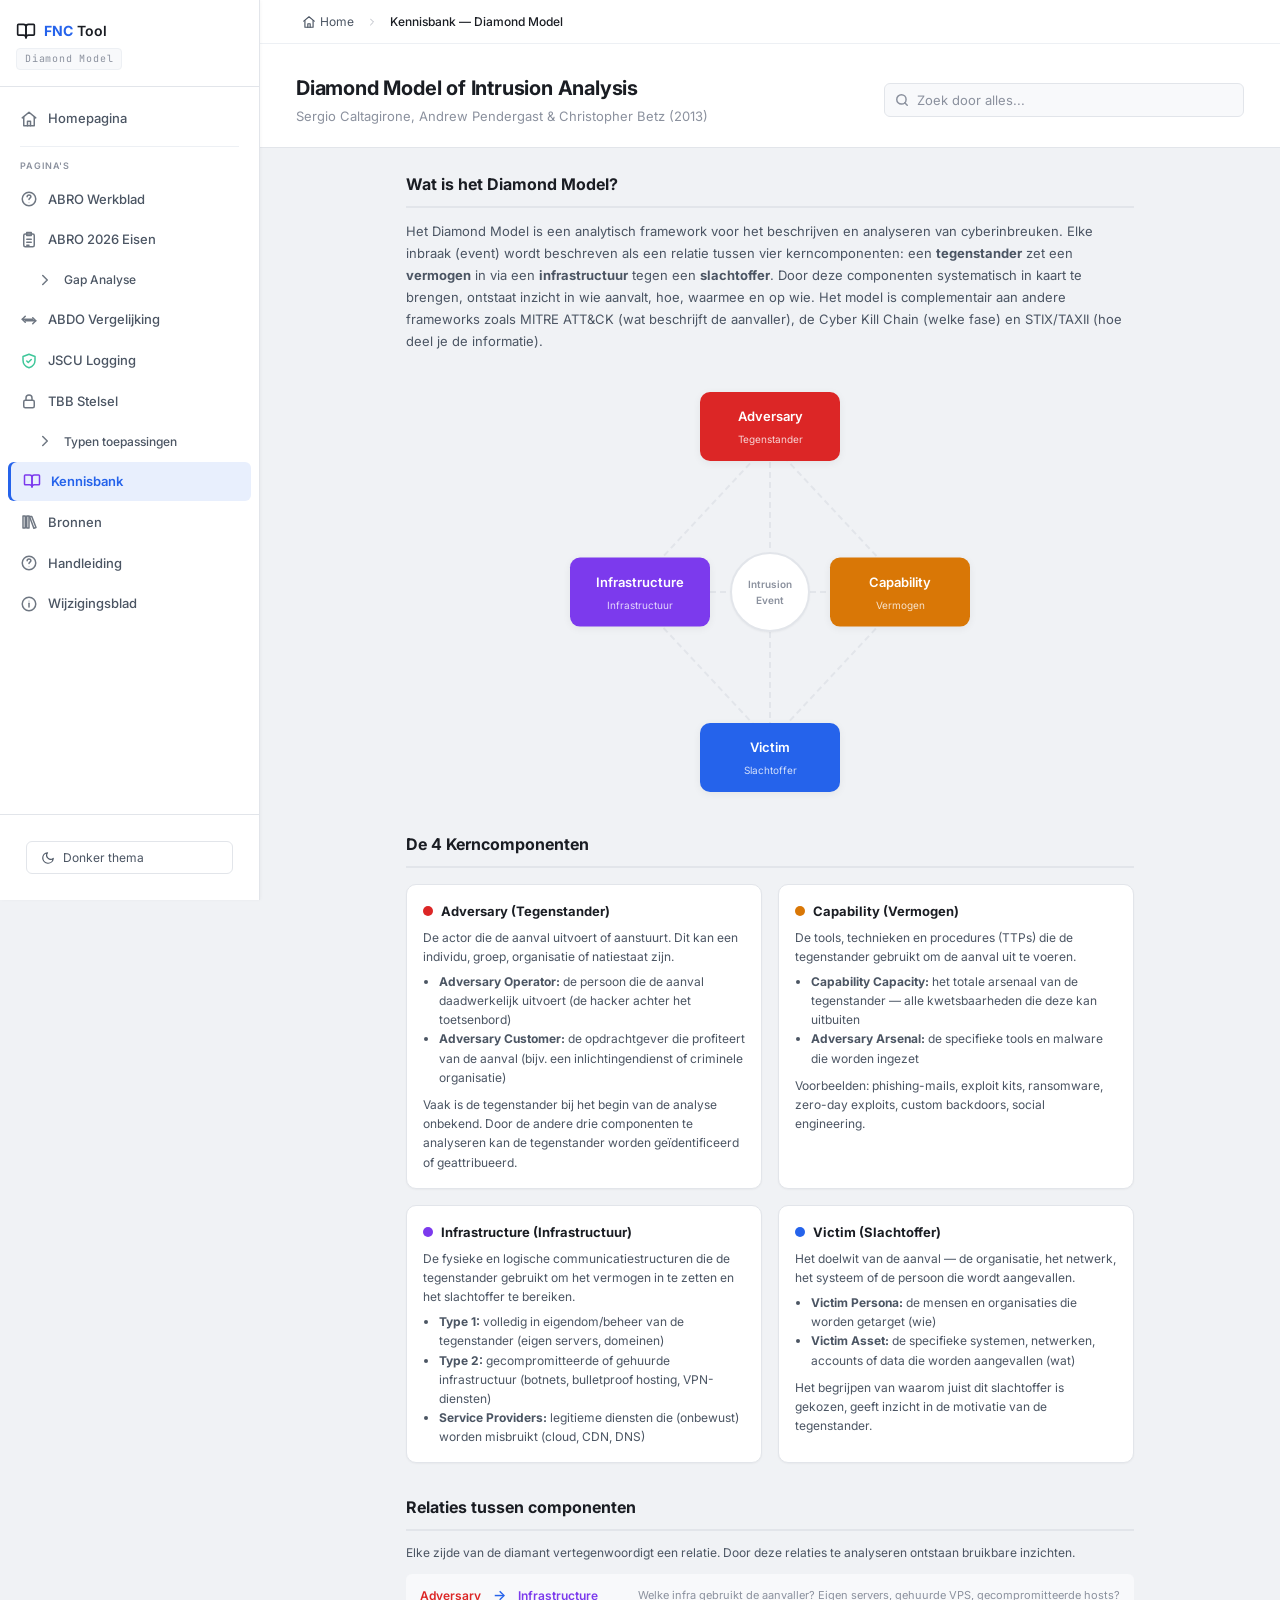
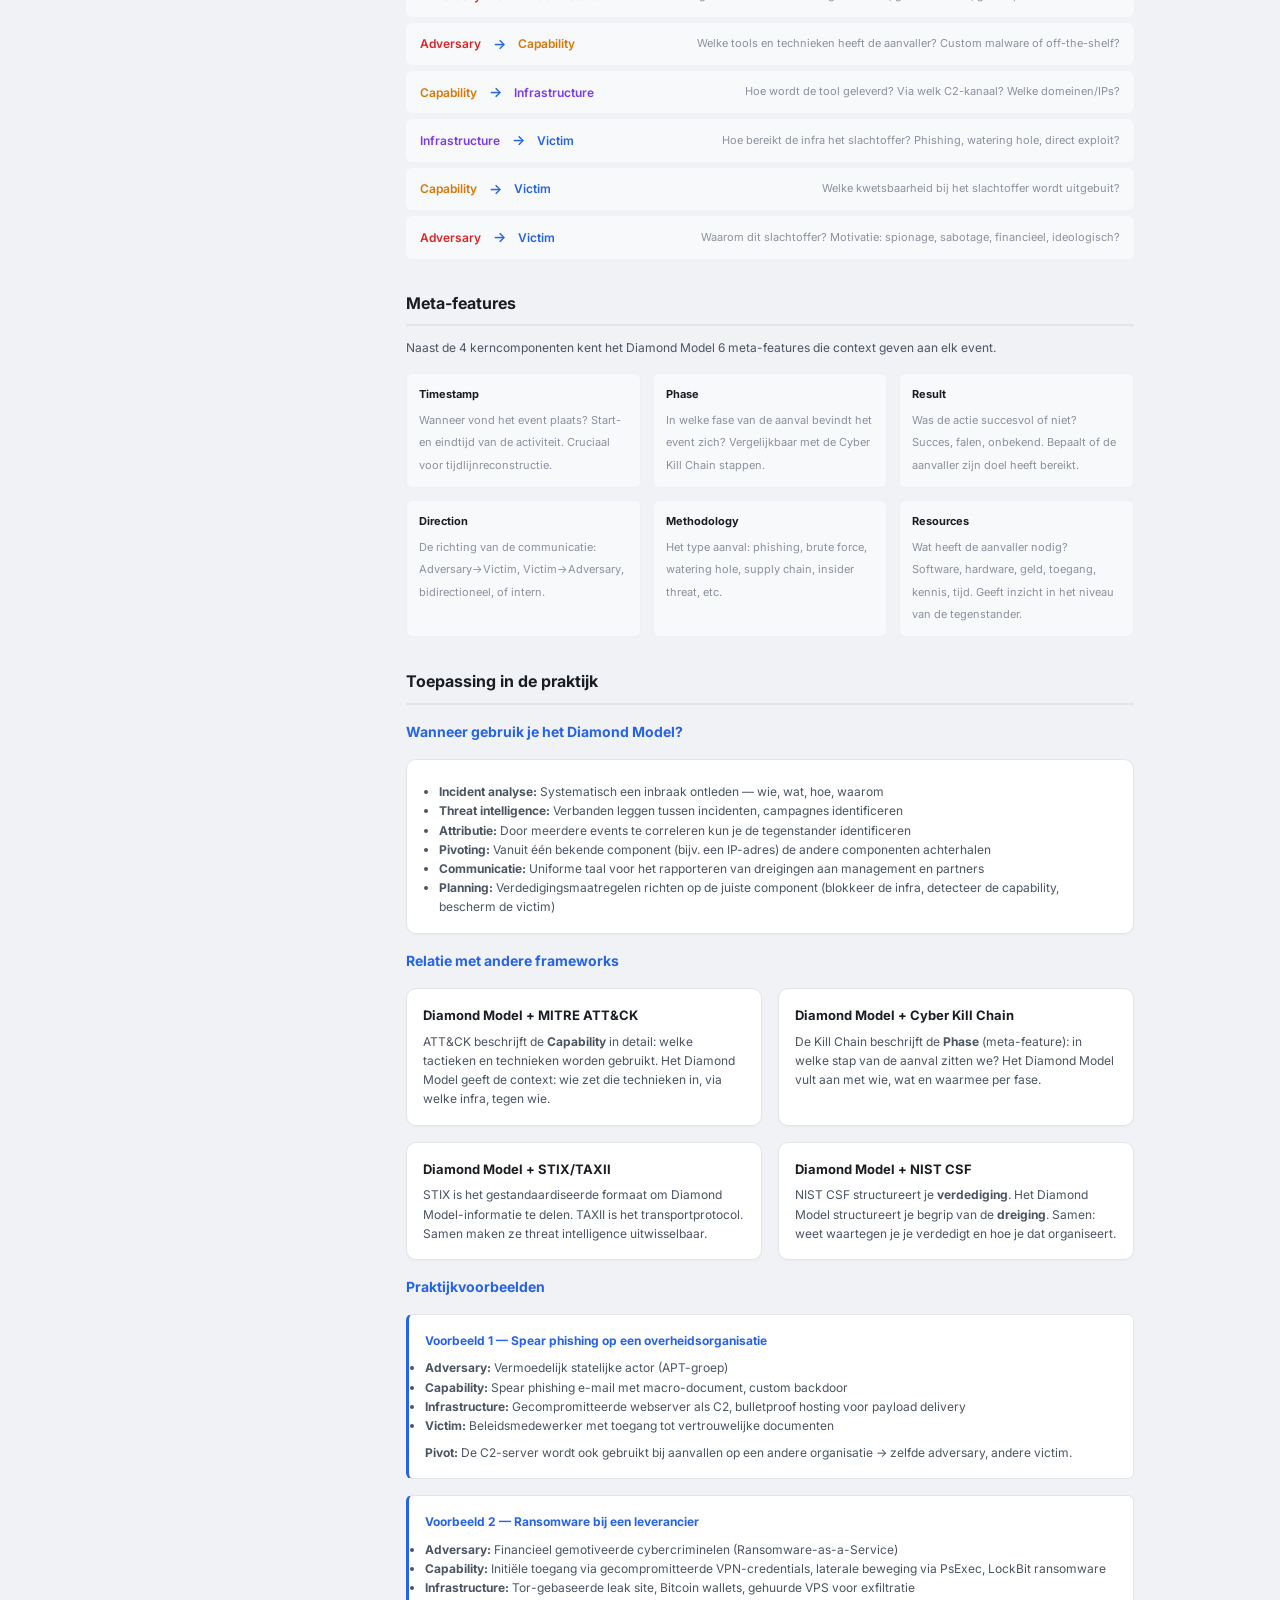
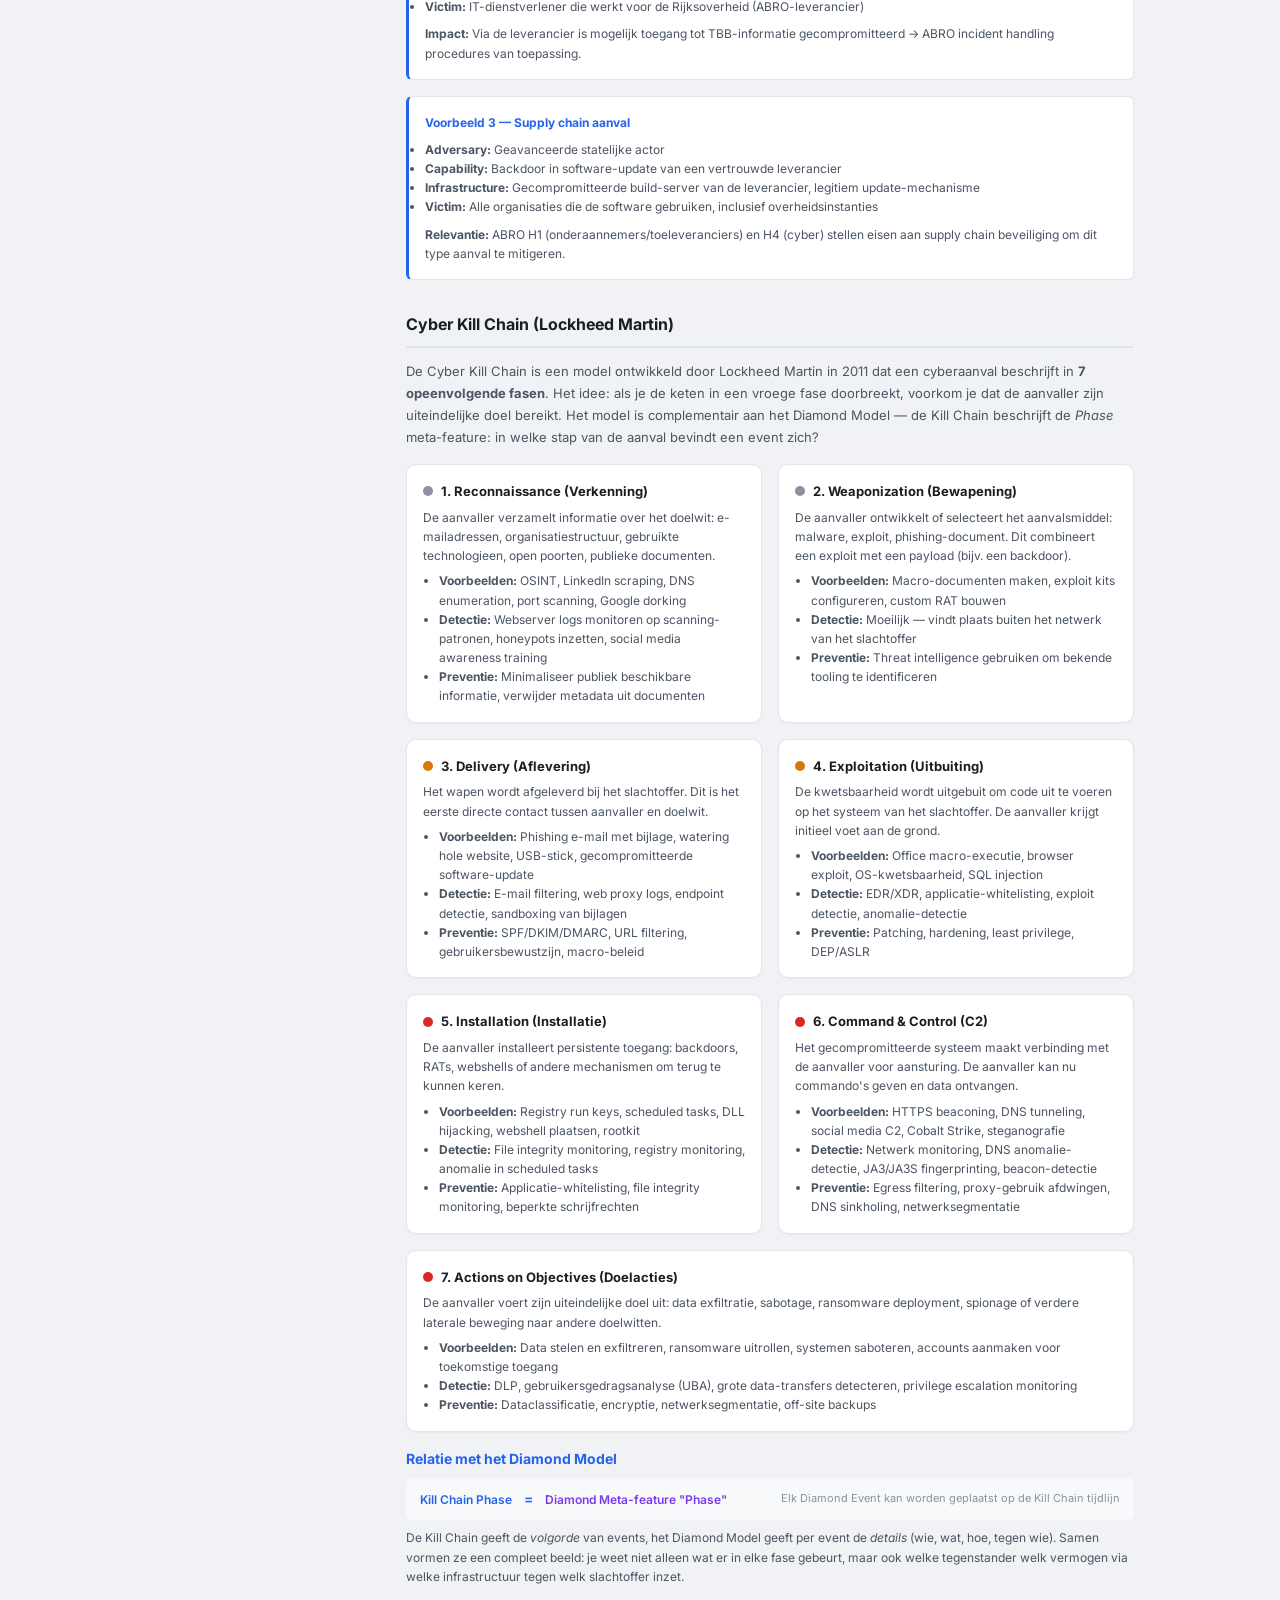
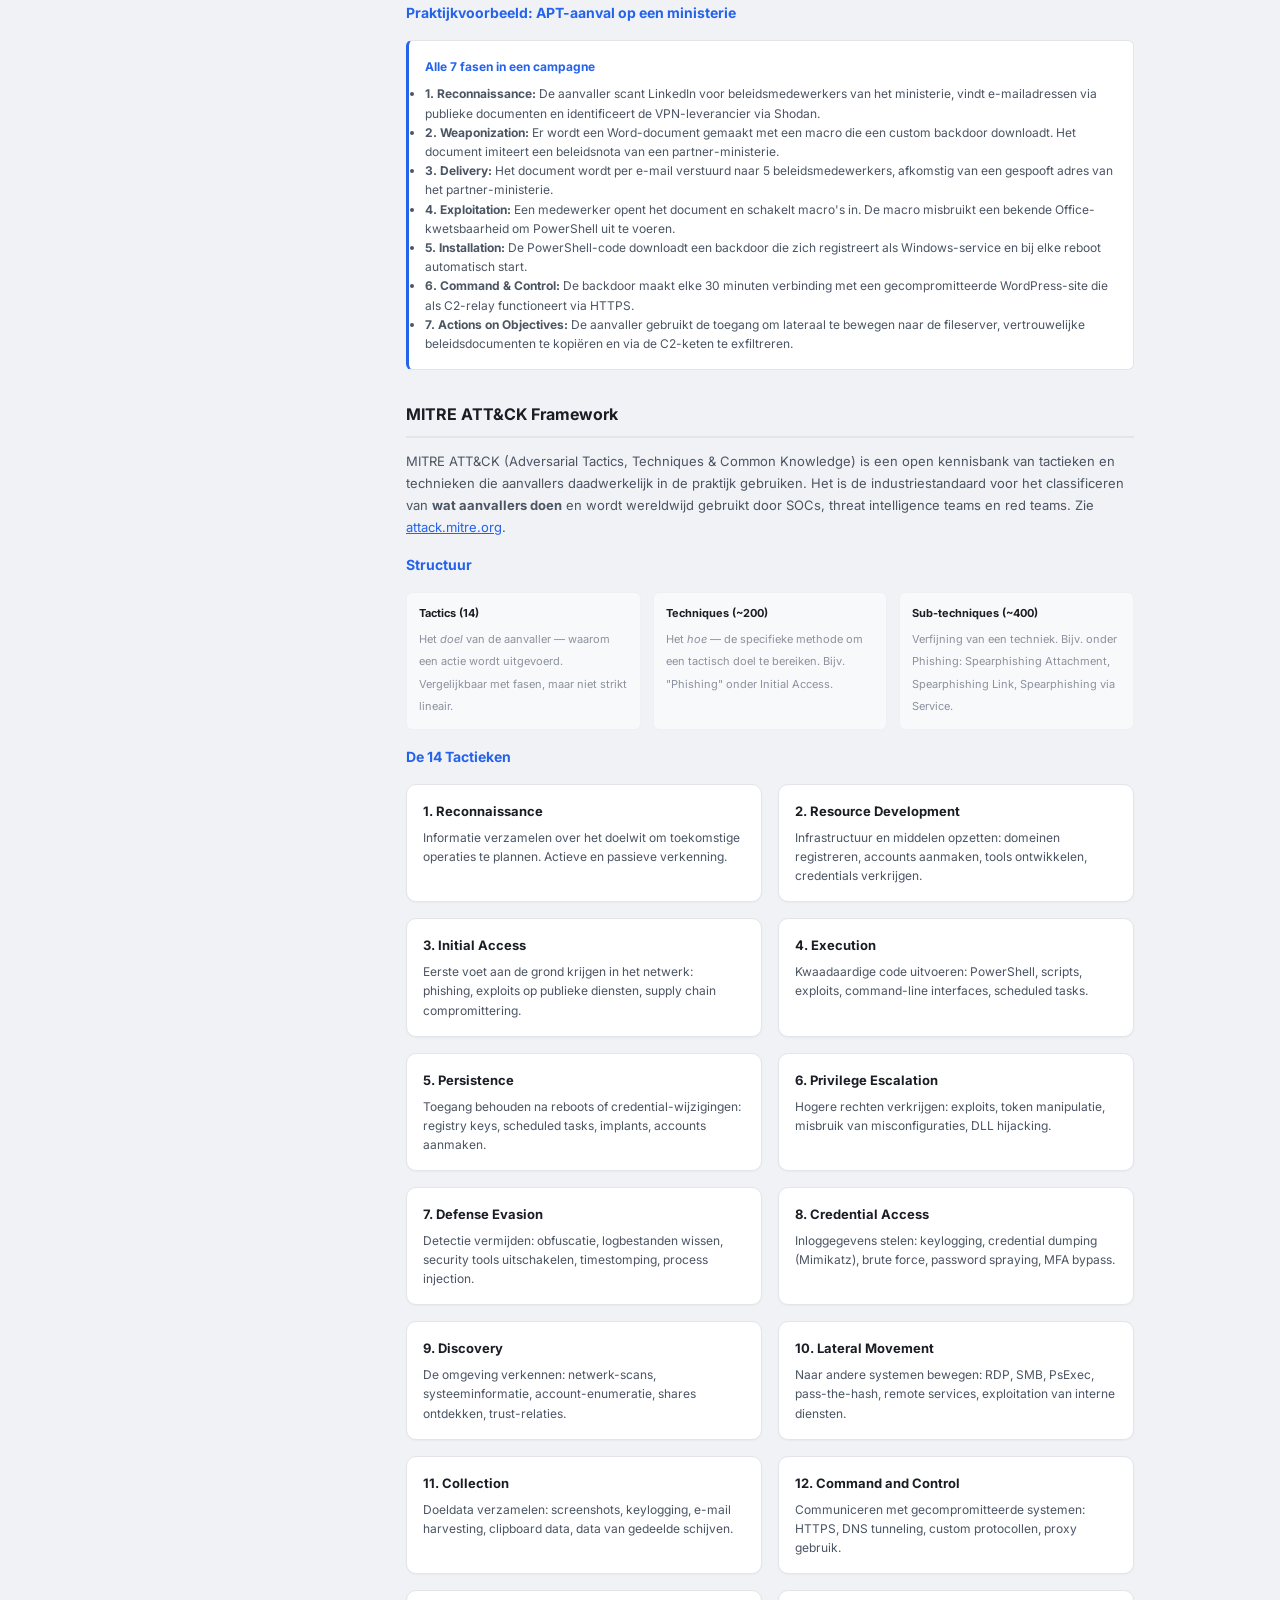
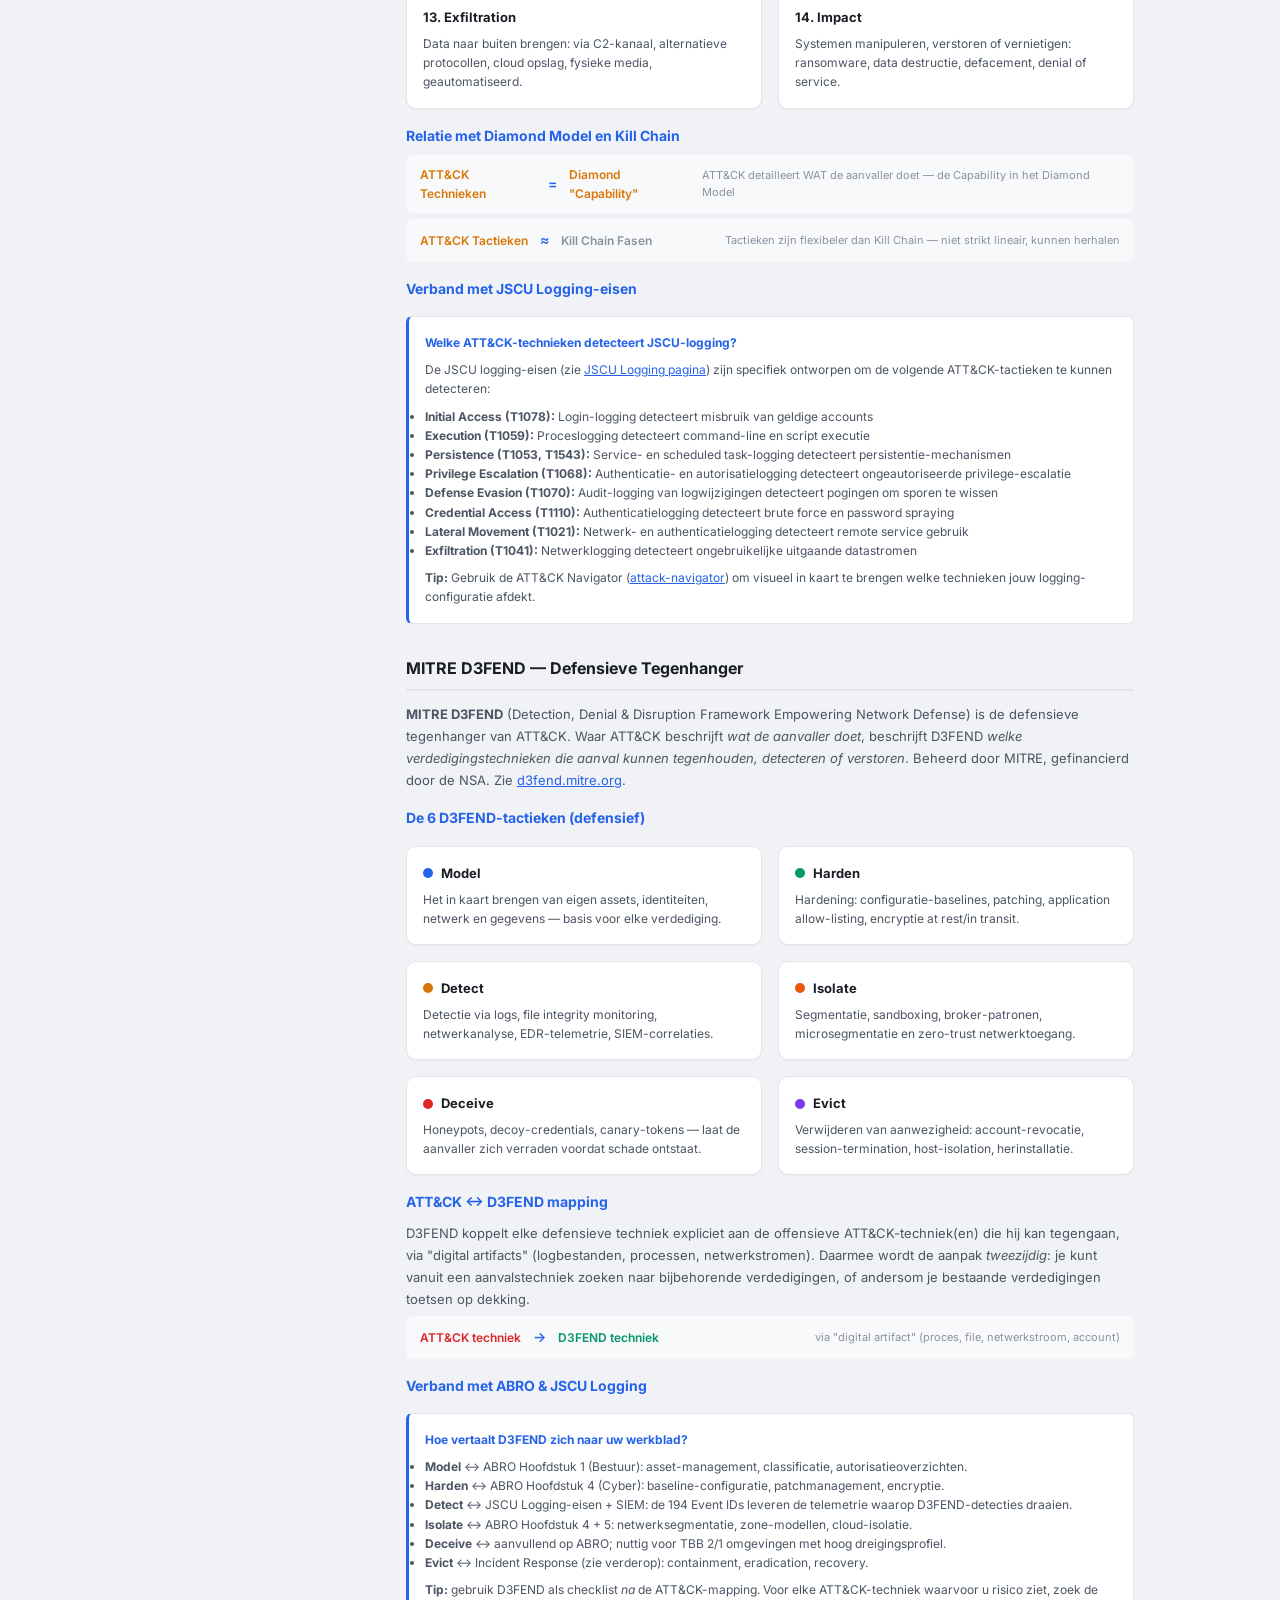
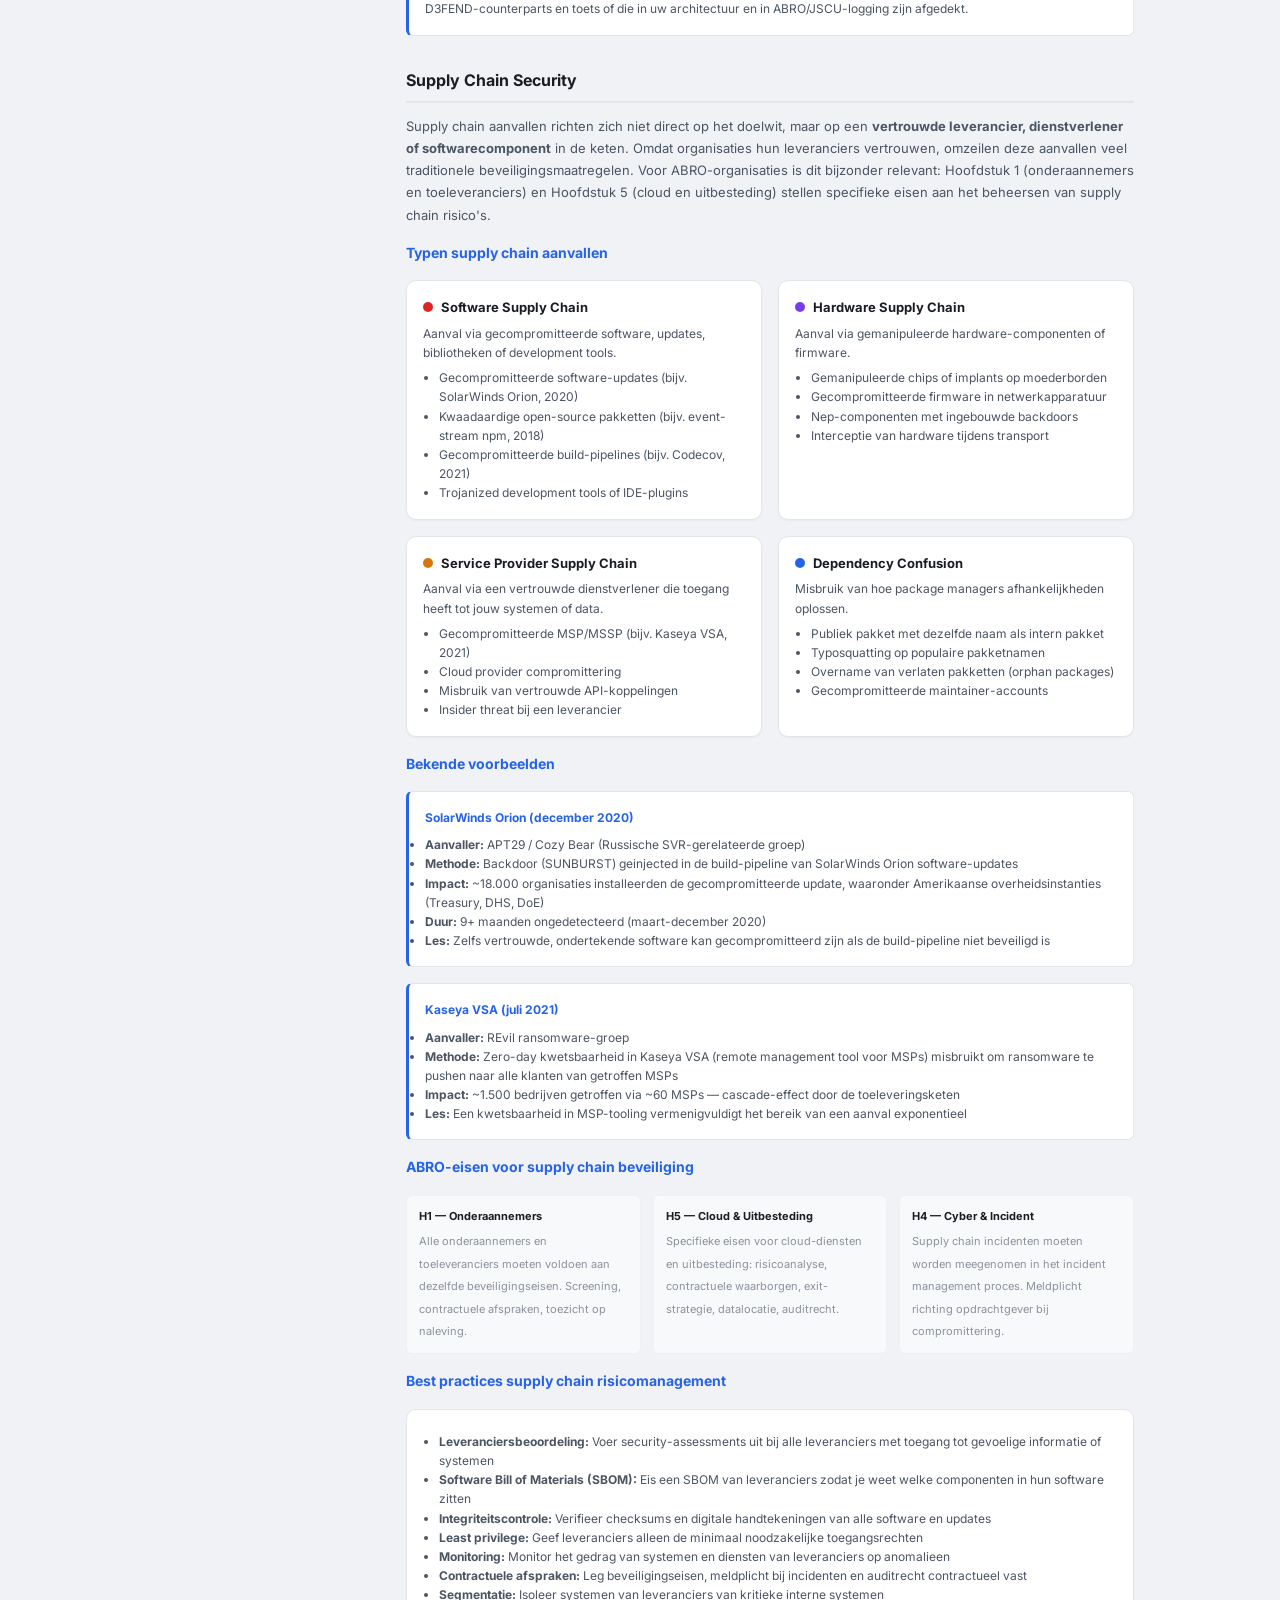
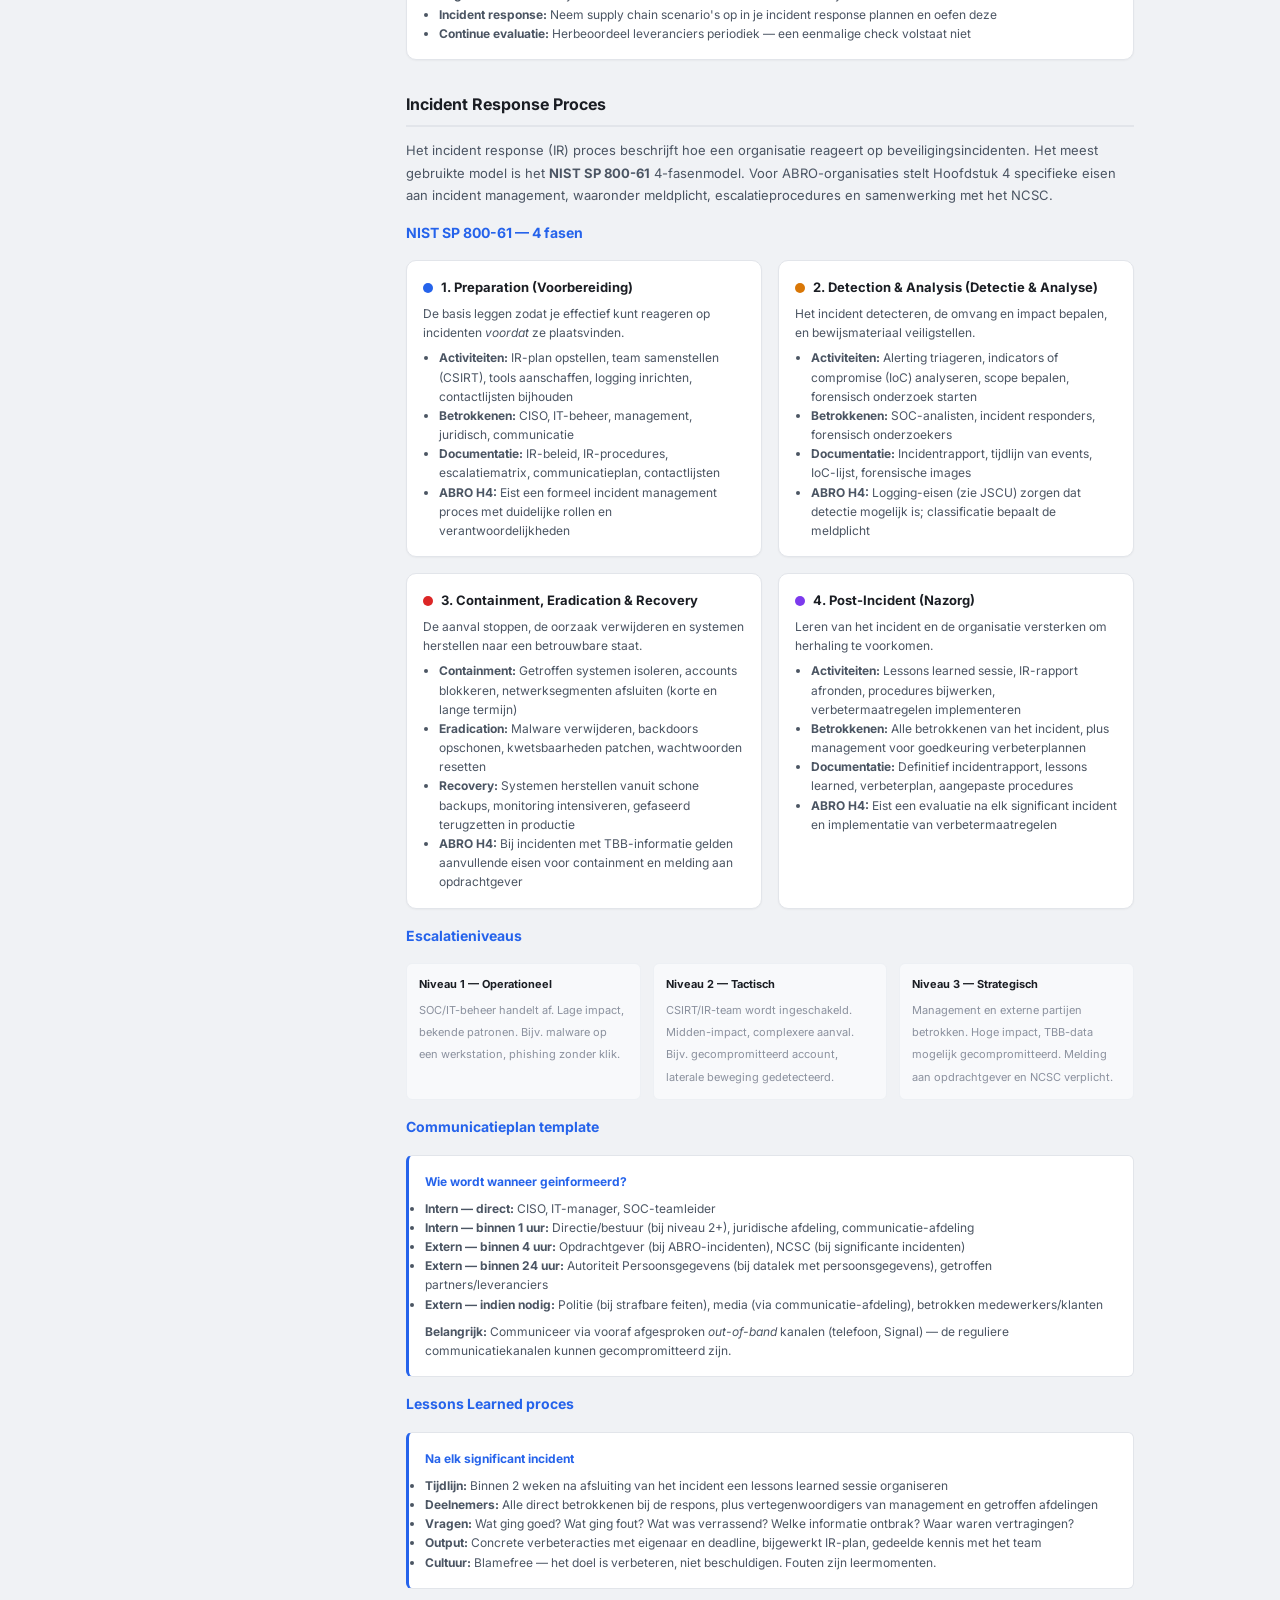
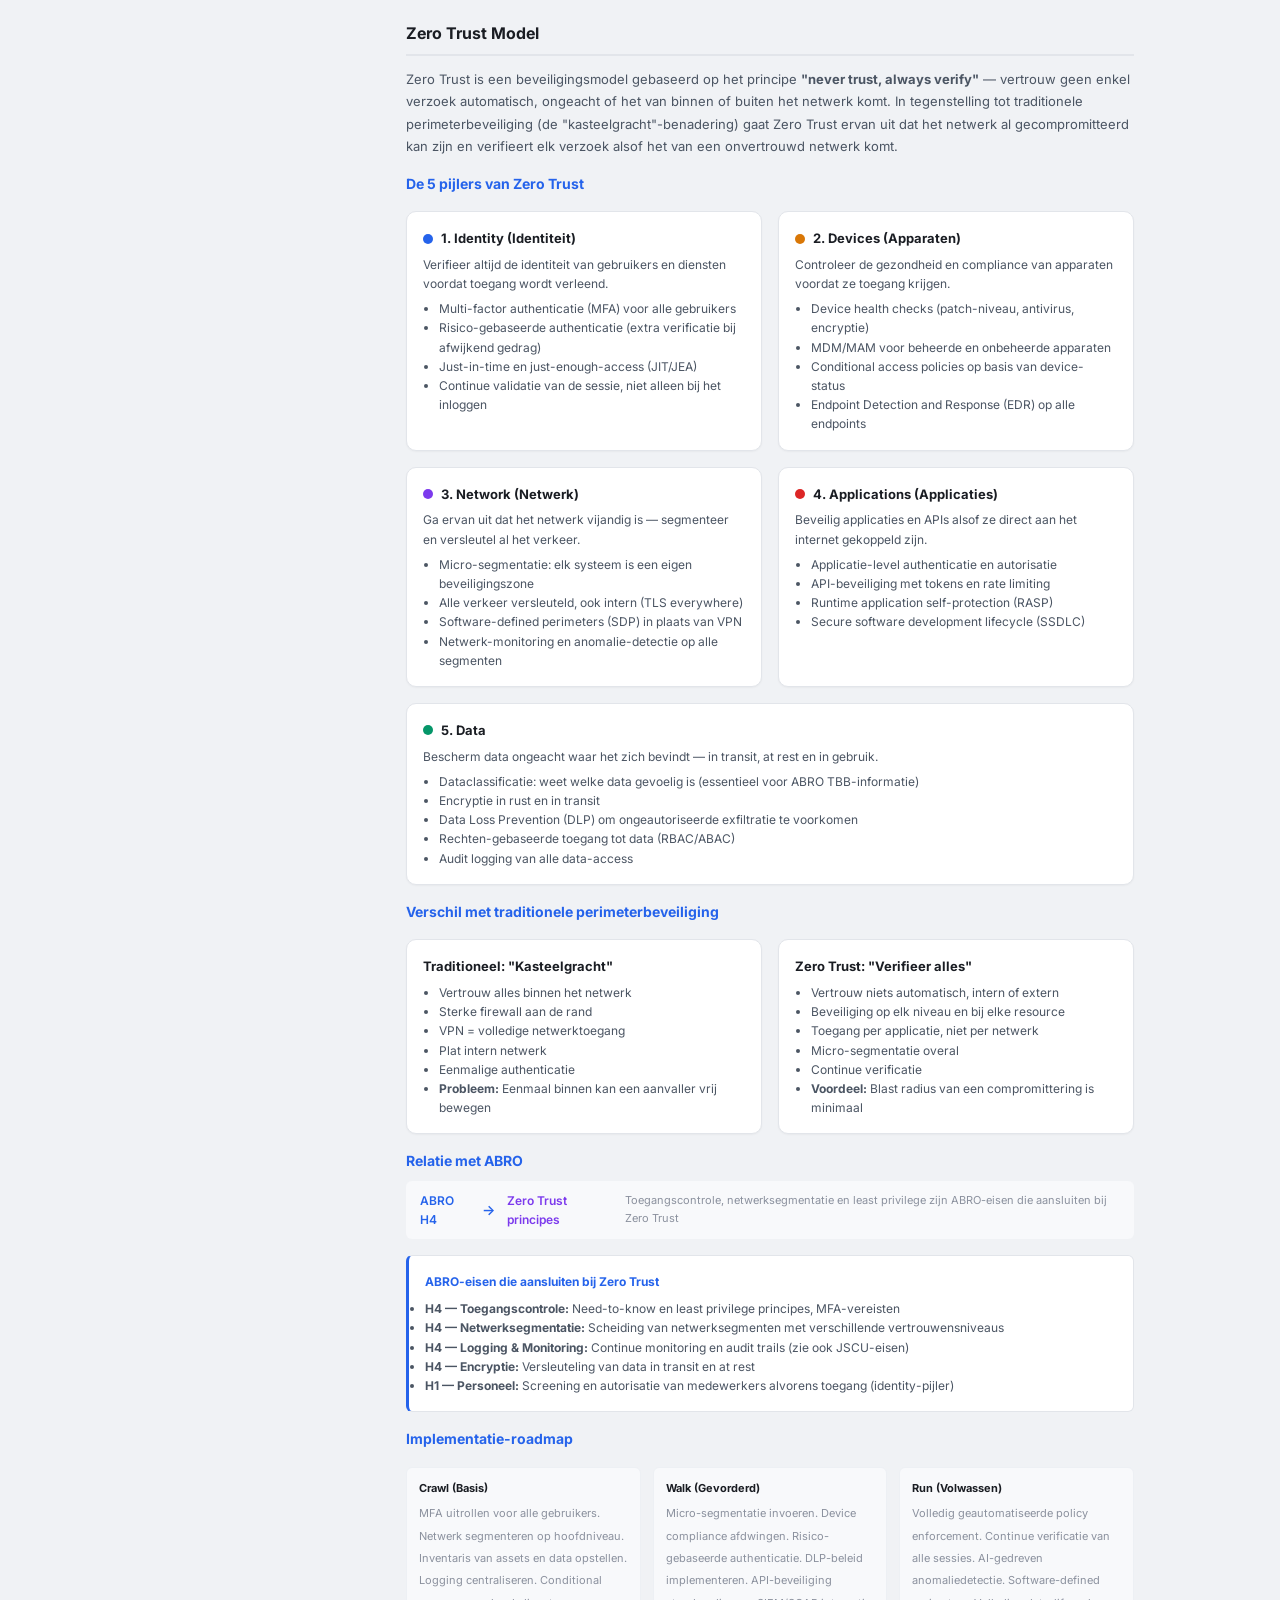
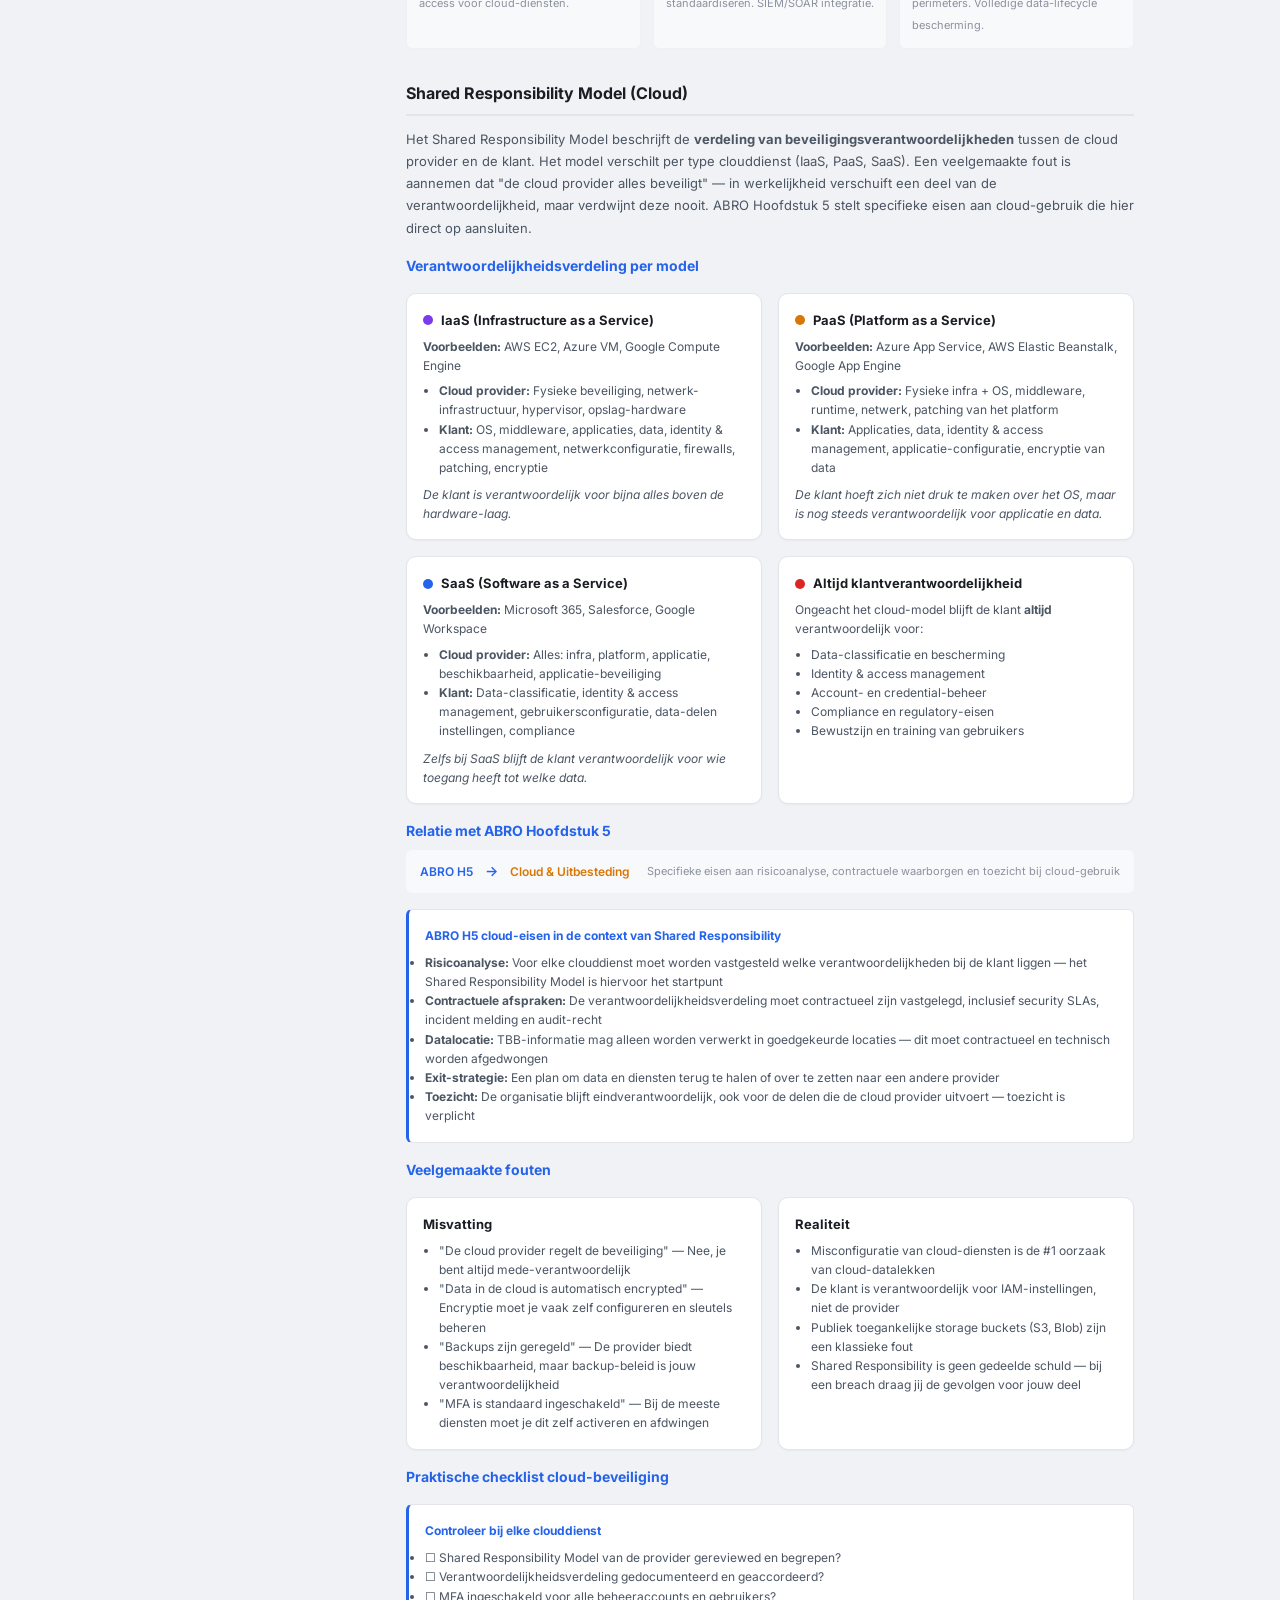
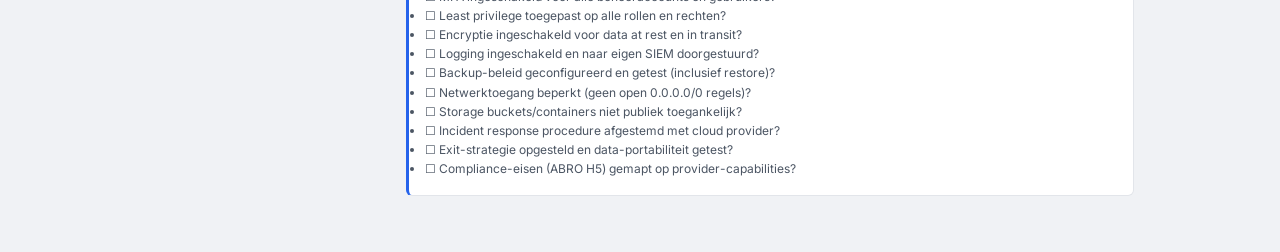
<file: diamond.html>
<!DOCTYPE html>
<html lang="nl">
<head>
  <meta charset="UTF-8">
  <meta name="viewport" content="width=device-width, initial-scale=1.0">
  <title>FNC Tool — Kennisbank / Diamond Model</title>
  <link rel="stylesheet" href="styles.css">
  <meta name="apple-mobile-web-app-capable" content="yes">
  <meta name="apple-mobile-web-app-status-bar-style" content="default">
  <meta name="apple-mobile-web-app-title" content="FNC Tool">
  <link rel="manifest" href="manifest.json">
  <script src="theme.js"></script>
  <style>
    .diamond-wrap { max-width: 800px; margin: 0 auto; }
    .diamond-visual {
      position: relative;
      width: 400px; height: 400px;
      margin: 40px auto;
    }
    .diamond-node {
      position: absolute;
      width: 140px;
      text-align: center;
      padding: 14px 10px;
      border-radius: var(--radius-lg);
      font-weight: 600;
      font-size: 13px;
      box-shadow: var(--shadow-md);
      z-index: 2;
    }
    .diamond-node small { display: block; font-weight: 400; font-size: 10px; margin-top: 4px; color: rgba(255,255,255,0.8); }
    .node-adversary { top: 0; left: 50%; transform: translateX(-50%); background: var(--red); color: white; }
    .node-capability { top: 50%; right: 0; transform: translateY(-50%); background: var(--yellow); color: white; }
    .node-victim { bottom: 0; left: 50%; transform: translateX(-50%); background: var(--accent); color: white; }
    .node-infrastructure { top: 50%; left: 0; transform: translateY(-50%); background: var(--purple); color: white; }

    .diamond-lines {
      position: absolute;
      top: 0; left: 0; width: 100%; height: 100%;
      z-index: 1;
    }
    .diamond-lines svg { width: 100%; height: 100%; }
    .diamond-lines line { stroke: var(--border); stroke-width: 2; stroke-dasharray: 6 4; }

    .diamond-center {
      position: absolute;
      top: 50%; left: 50%; transform: translate(-50%,-50%);
      background: var(--bg-surface);
      border: 2px solid var(--border);
      border-radius: 50%;
      width: 80px; height: 80px;
      display: flex; align-items: center; justify-content: center;
      font-size: 10px; font-weight: 600; color: var(--text-muted);
      text-align: center;
      z-index: 3;
      box-shadow: var(--shadow-sm);
    }

    .dm-section { margin-bottom: 32px; }
    .dm-section h2 { font-size: 16px; color: var(--text-primary); margin-bottom: 12px; border-bottom: 2px solid var(--border); padding-bottom: 8px; }
    .dm-section h3 { font-size: 14px; color: var(--accent); margin: 16px 0 8px; }

    .dm-cards { display: grid; grid-template-columns: repeat(2, 1fr); gap: 16px; margin: 16px 0; }
    .dm-card {
      background: var(--bg-surface);
      border: 1px solid var(--border);
      border-radius: var(--radius-lg);
      padding: 16px;
      box-shadow: var(--shadow-sm);
    }
    .dm-card h4 { font-size: 13px; margin-bottom: 6px; display: flex; align-items: center; gap: 8px; }
    .dm-card h4 .dot { width: 10px; height: 10px; border-radius: 50%; flex-shrink: 0; }
    .dm-card p { font-size: 12px; color: var(--text-secondary); line-height: 1.6; }
    .dm-card ul { font-size: 12px; color: var(--text-secondary); line-height: 1.6; padding-left: 16px; margin-top: 6px; }

    .dm-meta-grid { display: grid; grid-template-columns: repeat(3, 1fr); gap: 12px; margin: 16px 0; }
    .dm-meta {
      background: var(--bg-elevated);
      border: 1px solid var(--border-light);
      border-radius: var(--radius);
      padding: 12px;
    }
    .dm-meta strong { font-size: 11px; color: var(--text-primary); display: block; margin-bottom: 4px; }
    .dm-meta span { font-size: 11px; color: var(--text-muted); line-height: 1.5; }

    .dm-example {
      background: var(--bg-surface);
      border: 1px solid var(--border);
      border-left: 3px solid var(--accent);
      border-radius: var(--radius);
      padding: 16px;
      margin: 16px 0;
    }
    .dm-example h4 { font-size: 12px; color: var(--accent); margin-bottom: 8px; }
    .dm-example p, .dm-example li { font-size: 12px; color: var(--text-secondary); line-height: 1.6; }

    .dm-relation {
      display: flex; align-items: center; gap: 12px;
      padding: 10px 14px; margin: 6px 0;
      background: var(--bg-elevated);
      border-radius: var(--radius);
      font-size: 12px; color: var(--text-secondary);
    }
    .dm-relation .arrow { color: var(--accent); font-weight: 600; font-size: 14px; }

    @media (max-width: 600px) {
      .diamond-visual { width: 300px; height: 300px; }
      .diamond-node { width: 110px; font-size: 11px; padding: 10px 6px; }
      .dm-cards { grid-template-columns: 1fr; }
      .dm-meta-grid { grid-template-columns: 1fr; }
    }
  </style>
</head>
<body>

<div id="app">
  <button class="mobile-menu-btn" id="menuBtn" aria-label="Menu openen"><span data-icon="menu" data-icon-size="20"></span></button>
  <div class="mobile-menu-overlay" id="menuOverlay"></div>

  <aside id="sidebar">
    <div class="sidebar-header">
      <div class="logo">
        <span class="logo-icon" data-icon="knowledge" data-icon-size="20"></span>
        <span class="logo-text"><strong>FNC</strong> Tool</span>
      </div>
      <div class="version-badge">Diamond Model</div>
    </div>
    <nav class="sidebar-nav">
      <a href="home.html" class="nav-item" style="text-decoration:none">
        <span class="nav-icon" data-icon="home"></span> Homepagina
      </a>
      <div class="nav-divider"></div>
      <div class="nav-section-label">Pagina's</div>
      <a href="werkblad.html" class="nav-item" style="text-decoration:none">
        <span class="nav-icon" data-icon="manual"></span> ABRO Werkblad
      </a>
      <a href="index.html" class="nav-item" style="text-decoration:none">
        <span class="nav-icon" data-icon="requirements"></span> ABRO 2026 Eisen
      </a>
      <a href="index.html#gaps" class="nav-item" style="text-decoration:none;font-size:12px;padding-left:28px">
        <span class="nav-icon" data-icon="chevron-right" data-icon-size="12"></span> Gap Analyse
      </a>
      <a href="abdo.html" class="nav-item" style="text-decoration:none">
        <span class="nav-icon" data-icon="abdo"></span> ABDO Vergelijking
      </a>
      <a href="jscu.html" class="nav-item" style="text-decoration:none">
        <span class="nav-icon" style="color:var(--fw-jscu)" data-icon="jscu"></span> JSCU Logging
      </a>
      <a href="tbb.html" class="nav-item" style="text-decoration:none">
        <span class="nav-icon" data-icon="tbb"></span> TBB Stelsel
      </a>
      <a href="tbb.html#toepassingen" class="nav-item" style="text-decoration:none;font-size:12px;padding-left:28px">
        <span class="nav-icon" data-icon="chevron-right" data-icon-size="12"></span> Typen toepassingen
      </a>
      <a href="diamond.html" class="nav-item active" style="text-decoration:none">
        <span class="nav-icon" style="color:var(--purple)" data-icon="knowledge"></span> Kennisbank
      </a>
      <a href="bronnen.html" class="nav-item" style="text-decoration:none">
        <span class="nav-icon" data-icon="sources"></span> Bronnen
      </a>
      <a href="handleiding.html" class="nav-item" style="text-decoration:none">
        <span class="nav-icon" data-icon="manual"></span> Handleiding
      </a>
      <a href="changelog.html" class="nav-item" style="text-decoration:none">
        <span class="nav-icon" data-icon="info"></span> Wijzigingsblad
      </a>
    </nav>
    <div class="sidebar-frameworks">
      <button class="theme-toggle-btn" onclick="toggleTheme()" title="Wissel licht/donker thema">
        <span class="theme-toggle-icon" data-icon="theme-dark"></span>
        <span class="theme-toggle-label">Donker thema</span>
      </button>
    </div>
  </aside>

  <main id="main">
    <nav class="breadcrumb" aria-label="Breadcrumb">
      <a href="home.html"><span data-icon="home" data-icon-size="14"></span> Home</a>
      <span class="crumb-sep" data-icon="chevron-right" data-icon-size="12"></span>
      <span class="crumb-current">Kennisbank — Diamond Model</span>
    </nav>

    <div class="page-header">
      <div>
        <div class="page-title">Diamond Model of Intrusion Analysis</div>
        <div class="page-subtitle">Sergio Caltagirone, Andrew Pendergast & Christopher Betz (2013)</div>
      </div>
      <div class="global-search">
        <input type="text" id="globalSearch" placeholder="Zoek door alles...">
        <div id="globalSearchResults" class="global-search-results"></div>
      </div>
    </div>

    <a href="home.html" class="back-home-mobile">
      <span data-icon="arrow-left" data-icon-size="16"></span> Terug naar home
    </a>

    <div class="content-area diamond-wrap">

      <!-- OVERZICHT -->
      <div class="dm-section" id="overzicht">
        <h2>Wat is het Diamond Model?</h2>
        <p style="font-size:13px;color:var(--text-secondary);line-height:1.7;margin-bottom:16px">
          Het Diamond Model is een analytisch framework voor het beschrijven en analyseren van cyberinbreuken.
          Elke inbraak (event) wordt beschreven als een relatie tussen vier kerncomponenten: een <strong>tegenstander</strong>
          zet een <strong>vermogen</strong> in via een <strong>infrastructuur</strong> tegen een <strong>slachtoffer</strong>.
          Door deze componenten systematisch in kaart te brengen, ontstaat inzicht in wie aanvalt, hoe, waarmee en op wie.
          Het model is complementair aan andere frameworks zoals MITRE ATT&CK (wat beschrijft de aanvaller), de Cyber Kill Chain
          (welke fase) en STIX/TAXII (hoe deel je de informatie).
        </p>

        <!-- Visueel Diamond -->
        <div class="diamond-visual">
          <div class="diamond-lines">
            <svg viewBox="0 0 400 400">
              <line x1="200" y1="50" x2="340" y2="200" />
              <line x1="340" y1="200" x2="200" y2="350" />
              <line x1="200" y1="350" x2="60" y2="200" />
              <line x1="60" y1="200" x2="200" y2="50" />
              <line x1="200" y1="50" x2="200" y2="350" />
              <line x1="60" y1="200" x2="340" y2="200" />
            </svg>
          </div>
          <div class="diamond-node node-adversary">Adversary<small>Tegenstander</small></div>
          <div class="diamond-node node-capability">Capability<small>Vermogen</small></div>
          <div class="diamond-node node-victim">Victim<small>Slachtoffer</small></div>
          <div class="diamond-node node-infrastructure">Infrastructure<small>Infrastructuur</small></div>
          <div class="diamond-center">Intrusion<br>Event</div>
        </div>
      </div>

      <!-- 4 COMPONENTEN -->
      <div class="dm-section" id="componenten">
        <h2>De 4 Kerncomponenten</h2>

        <div class="dm-cards">
          <div class="dm-card">
            <h4><span class="dot" style="background:var(--red)"></span> Adversary (Tegenstander)</h4>
            <p>De actor die de aanval uitvoert of aanstuurt. Dit kan een individu, groep, organisatie of natiestaat zijn.</p>
            <ul>
              <li><strong>Adversary Operator:</strong> de persoon die de aanval daadwerkelijk uitvoert (de hacker achter het toetsenbord)</li>
              <li><strong>Adversary Customer:</strong> de opdrachtgever die profiteert van de aanval (bijv. een inlichtingendienst of criminele organisatie)</li>
            </ul>
            <p style="margin-top:8px">Vaak is de tegenstander bij het begin van de analyse onbekend. Door de andere drie componenten te analyseren kan de tegenstander worden geïdentificeerd of geattribueerd.</p>
          </div>

          <div class="dm-card">
            <h4><span class="dot" style="background:var(--yellow)"></span> Capability (Vermogen)</h4>
            <p>De tools, technieken en procedures (TTPs) die de tegenstander gebruikt om de aanval uit te voeren.</p>
            <ul>
              <li><strong>Capability Capacity:</strong> het totale arsenaal van de tegenstander — alle kwetsbaarheden die deze kan uitbuiten</li>
              <li><strong>Adversary Arsenal:</strong> de specifieke tools en malware die worden ingezet</li>
            </ul>
            <p style="margin-top:8px">Voorbeelden: phishing-mails, exploit kits, ransomware, zero-day exploits, custom backdoors, social engineering.</p>
          </div>

          <div class="dm-card">
            <h4><span class="dot" style="background:var(--purple)"></span> Infrastructure (Infrastructuur)</h4>
            <p>De fysieke en logische communicatiestructuren die de tegenstander gebruikt om het vermogen in te zetten en het slachtoffer te bereiken.</p>
            <ul>
              <li><strong>Type 1:</strong> volledig in eigendom/beheer van de tegenstander (eigen servers, domeinen)</li>
              <li><strong>Type 2:</strong> gecompromitteerde of gehuurde infrastructuur (botnets, bulletproof hosting, VPN-diensten)</li>
              <li><strong>Service Providers:</strong> legitieme diensten die (onbewust) worden misbruikt (cloud, CDN, DNS)</li>
            </ul>
          </div>

          <div class="dm-card">
            <h4><span class="dot" style="background:var(--accent)"></span> Victim (Slachtoffer)</h4>
            <p>Het doelwit van de aanval — de organisatie, het netwerk, het systeem of de persoon die wordt aangevallen.</p>
            <ul>
              <li><strong>Victim Persona:</strong> de mensen en organisaties die worden getarget (wie)</li>
              <li><strong>Victim Asset:</strong> de specifieke systemen, netwerken, accounts of data die worden aangevallen (wat)</li>
            </ul>
            <p style="margin-top:8px">Het begrijpen van waarom juist dit slachtoffer is gekozen, geeft inzicht in de motivatie van de tegenstander.</p>
          </div>
        </div>
      </div>

      <!-- RELATIES -->
      <div class="dm-section" id="relaties">
        <h2>Relaties tussen componenten</h2>
        <p style="font-size:12px;color:var(--text-secondary);margin-bottom:12px">
          Elke zijde van de diamant vertegenwoordigt een relatie. Door deze relaties te analyseren ontstaan bruikbare inzichten.
        </p>

        <div class="dm-relation">
          <span style="color:var(--red);font-weight:600">Adversary</span>
          <span class="arrow">→</span>
          <span style="color:var(--purple);font-weight:600">Infrastructure</span>
          <span style="margin-left:auto;font-size:11px;color:var(--text-muted)">Welke infra gebruikt de aanvaller? Eigen servers, gehuurde VPS, gecompromitteerde hosts?</span>
        </div>
        <div class="dm-relation">
          <span style="color:var(--red);font-weight:600">Adversary</span>
          <span class="arrow">→</span>
          <span style="color:var(--yellow);font-weight:600">Capability</span>
          <span style="margin-left:auto;font-size:11px;color:var(--text-muted)">Welke tools en technieken heeft de aanvaller? Custom malware of off-the-shelf?</span>
        </div>
        <div class="dm-relation">
          <span style="color:var(--yellow);font-weight:600">Capability</span>
          <span class="arrow">→</span>
          <span style="color:var(--purple);font-weight:600">Infrastructure</span>
          <span style="margin-left:auto;font-size:11px;color:var(--text-muted)">Hoe wordt de tool geleverd? Via welk C2-kanaal? Welke domeinen/IPs?</span>
        </div>
        <div class="dm-relation">
          <span style="color:var(--purple);font-weight:600">Infrastructure</span>
          <span class="arrow">→</span>
          <span style="color:var(--accent);font-weight:600">Victim</span>
          <span style="margin-left:auto;font-size:11px;color:var(--text-muted)">Hoe bereikt de infra het slachtoffer? Phishing, watering hole, direct exploit?</span>
        </div>
        <div class="dm-relation">
          <span style="color:var(--yellow);font-weight:600">Capability</span>
          <span class="arrow">→</span>
          <span style="color:var(--accent);font-weight:600">Victim</span>
          <span style="margin-left:auto;font-size:11px;color:var(--text-muted)">Welke kwetsbaarheid bij het slachtoffer wordt uitgebuit?</span>
        </div>
        <div class="dm-relation">
          <span style="color:var(--red);font-weight:600">Adversary</span>
          <span class="arrow">→</span>
          <span style="color:var(--accent);font-weight:600">Victim</span>
          <span style="margin-left:auto;font-size:11px;color:var(--text-muted)">Waarom dit slachtoffer? Motivatie: spionage, sabotage, financieel, ideologisch?</span>
        </div>
      </div>

      <!-- META-FEATURES -->
      <div class="dm-section" id="meta">
        <h2>Meta-features</h2>
        <p style="font-size:12px;color:var(--text-secondary);margin-bottom:12px">
          Naast de 4 kerncomponenten kent het Diamond Model 6 meta-features die context geven aan elk event.
        </p>

        <div class="dm-meta-grid">
          <div class="dm-meta">
            <strong>Timestamp</strong>
            <span>Wanneer vond het event plaats? Start- en eindtijd van de activiteit. Cruciaal voor tijdlijnreconstructie.</span>
          </div>
          <div class="dm-meta">
            <strong>Phase</strong>
            <span>In welke fase van de aanval bevindt het event zich? Vergelijkbaar met de Cyber Kill Chain stappen.</span>
          </div>
          <div class="dm-meta">
            <strong>Result</strong>
            <span>Was de actie succesvol of niet? Succes, falen, onbekend. Bepaalt of de aanvaller zijn doel heeft bereikt.</span>
          </div>
          <div class="dm-meta">
            <strong>Direction</strong>
            <span>De richting van de communicatie: Adversary→Victim, Victim→Adversary, bidirectioneel, of intern.</span>
          </div>
          <div class="dm-meta">
            <strong>Methodology</strong>
            <span>Het type aanval: phishing, brute force, watering hole, supply chain, insider threat, etc.</span>
          </div>
          <div class="dm-meta">
            <strong>Resources</strong>
            <span>Wat heeft de aanvaller nodig? Software, hardware, geld, toegang, kennis, tijd. Geeft inzicht in het niveau van de tegenstander.</span>
          </div>
        </div>
      </div>

      <!-- TOEPASSING -->
      <div class="dm-section" id="toepassing">
        <h2>Toepassing in de praktijk</h2>

        <h3>Wanneer gebruik je het Diamond Model?</h3>
        <div class="dm-cards" style="grid-template-columns:1fr">
          <div class="dm-card">
            <ul>
              <li><strong>Incident analyse:</strong> Systematisch een inbraak ontleden — wie, wat, hoe, waarom</li>
              <li><strong>Threat intelligence:</strong> Verbanden leggen tussen incidenten, campagnes identificeren</li>
              <li><strong>Attributie:</strong> Door meerdere events te correleren kun je de tegenstander identificeren</li>
              <li><strong>Pivoting:</strong> Vanuit één bekende component (bijv. een IP-adres) de andere componenten achterhalen</li>
              <li><strong>Communicatie:</strong> Uniforme taal voor het rapporteren van dreigingen aan management en partners</li>
              <li><strong>Planning:</strong> Verdedigingsmaatregelen richten op de juiste component (blokkeer de infra, detecteer de capability, bescherm de victim)</li>
            </ul>
          </div>
        </div>

        <h3>Relatie met andere frameworks</h3>
        <div class="dm-cards">
          <div class="dm-card">
            <h4>Diamond Model + MITRE ATT&CK</h4>
            <p>ATT&CK beschrijft de <strong>Capability</strong> in detail: welke tactieken en technieken worden gebruikt. Het Diamond Model geeft de context: wie zet die technieken in, via welke infra, tegen wie.</p>
          </div>
          <div class="dm-card">
            <h4>Diamond Model + Cyber Kill Chain</h4>
            <p>De Kill Chain beschrijft de <strong>Phase</strong> (meta-feature): in welke stap van de aanval zitten we? Het Diamond Model vult aan met wie, wat en waarmee per fase.</p>
          </div>
          <div class="dm-card">
            <h4>Diamond Model + STIX/TAXII</h4>
            <p>STIX is het gestandaardiseerde formaat om Diamond Model-informatie te delen. TAXII is het transportprotocol. Samen maken ze threat intelligence uitwisselbaar.</p>
          </div>
          <div class="dm-card">
            <h4>Diamond Model + NIST CSF</h4>
            <p>NIST CSF structureert je <strong>verdediging</strong>. Het Diamond Model structureert je begrip van de <strong>dreiging</strong>. Samen: weet waartegen je je verdedigt en hoe je dat organiseert.</p>
          </div>
        </div>

        <h3>Praktijkvoorbeelden</h3>

        <div class="dm-example">
          <h4>Voorbeeld 1 — Spear phishing op een overheidsorganisatie</h4>
          <ul>
            <li><strong>Adversary:</strong> Vermoedelijk statelijke actor (APT-groep)</li>
            <li><strong>Capability:</strong> Spear phishing e-mail met macro-document, custom backdoor</li>
            <li><strong>Infrastructure:</strong> Gecompromitteerde webserver als C2, bulletproof hosting voor payload delivery</li>
            <li><strong>Victim:</strong> Beleidsmedewerker met toegang tot vertrouwelijke documenten</li>
          </ul>
          <p style="margin-top:8px"><strong>Pivot:</strong> De C2-server wordt ook gebruikt bij aanvallen op een andere organisatie → zelfde adversary, andere victim.</p>
        </div>

        <div class="dm-example">
          <h4>Voorbeeld 2 — Ransomware bij een leverancier</h4>
          <ul>
            <li><strong>Adversary:</strong> Financieel gemotiveerde cybercriminelen (Ransomware-as-a-Service)</li>
            <li><strong>Capability:</strong> Initiële toegang via gecompromitteerde VPN-credentials, laterale beweging via PsExec, LockBit ransomware</li>
            <li><strong>Infrastructure:</strong> Tor-gebaseerde leak site, Bitcoin wallets, gehuurde VPS voor exfiltratie</li>
            <li><strong>Victim:</strong> IT-dienstverlener die werkt voor de Rijksoverheid (ABRO-leverancier)</li>
          </ul>
          <p style="margin-top:8px"><strong>Impact:</strong> Via de leverancier is mogelijk toegang tot TBB-informatie gecompromitteerd → ABRO incident handling procedures van toepassing.</p>
        </div>

        <div class="dm-example">
          <h4>Voorbeeld 3 — Supply chain aanval</h4>
          <ul>
            <li><strong>Adversary:</strong> Geavanceerde statelijke actor</li>
            <li><strong>Capability:</strong> Backdoor in software-update van een vertrouwde leverancier</li>
            <li><strong>Infrastructure:</strong> Gecompromitteerde build-server van de leverancier, legitiem update-mechanisme</li>
            <li><strong>Victim:</strong> Alle organisaties die de software gebruiken, inclusief overheidsinstanties</li>
          </ul>
          <p style="margin-top:8px"><strong>Relevantie:</strong> ABRO H1 (onderaannemers/toeleveranciers) en H4 (cyber) stellen eisen aan supply chain beveiliging om dit type aanval te mitigeren.</p>
        </div>
      </div>

      <!-- ============================================ -->
      <!-- CYBER KILL CHAIN -->
      <!-- ============================================ -->
      <div class="dm-section" id="killchain">
        <h2>Cyber Kill Chain (Lockheed Martin)</h2>
        <p style="font-size:13px;color:var(--text-secondary);line-height:1.7;margin-bottom:16px">
          De Cyber Kill Chain is een model ontwikkeld door Lockheed Martin in 2011 dat een cyberaanval beschrijft in
          <strong>7 opeenvolgende fasen</strong>. Het idee: als je de keten in een vroege fase doorbreekt, voorkom je dat de aanvaller
          zijn uiteindelijke doel bereikt. Het model is complementair aan het Diamond Model — de Kill Chain beschrijft de
          <em>Phase</em> meta-feature: in welke stap van de aanval bevindt een event zich?
        </p>

        <div class="dm-cards">
          <div class="dm-card">
            <h4><span class="dot" style="background:var(--text-muted)"></span> 1. Reconnaissance (Verkenning)</h4>
            <p>De aanvaller verzamelt informatie over het doelwit: e-mailadressen, organisatiestructuur, gebruikte technologieen, open poorten, publieke documenten.</p>
            <ul>
              <li><strong>Voorbeelden:</strong> OSINT, LinkedIn scraping, DNS enumeration, port scanning, Google dorking</li>
              <li><strong>Detectie:</strong> Webserver logs monitoren op scanning-patronen, honeypots inzetten, social media awareness training</li>
              <li><strong>Preventie:</strong> Minimaliseer publiek beschikbare informatie, verwijder metadata uit documenten</li>
            </ul>
          </div>
          <div class="dm-card">
            <h4><span class="dot" style="background:var(--text-muted)"></span> 2. Weaponization (Bewapening)</h4>
            <p>De aanvaller ontwikkelt of selecteert het aanvalsmiddel: malware, exploit, phishing-document. Dit combineert een exploit met een payload (bijv. een backdoor).</p>
            <ul>
              <li><strong>Voorbeelden:</strong> Macro-documenten maken, exploit kits configureren, custom RAT bouwen</li>
              <li><strong>Detectie:</strong> Moeilijk — vindt plaats buiten het netwerk van het slachtoffer</li>
              <li><strong>Preventie:</strong> Threat intelligence gebruiken om bekende tooling te identificeren</li>
            </ul>
          </div>
          <div class="dm-card">
            <h4><span class="dot" style="background:var(--yellow)"></span> 3. Delivery (Aflevering)</h4>
            <p>Het wapen wordt afgeleverd bij het slachtoffer. Dit is het eerste directe contact tussen aanvaller en doelwit.</p>
            <ul>
              <li><strong>Voorbeelden:</strong> Phishing e-mail met bijlage, watering hole website, USB-stick, gecompromitteerde software-update</li>
              <li><strong>Detectie:</strong> E-mail filtering, web proxy logs, endpoint detectie, sandboxing van bijlagen</li>
              <li><strong>Preventie:</strong> SPF/DKIM/DMARC, URL filtering, gebruikersbewustzijn, macro-beleid</li>
            </ul>
          </div>
          <div class="dm-card">
            <h4><span class="dot" style="background:var(--yellow)"></span> 4. Exploitation (Uitbuiting)</h4>
            <p>De kwetsbaarheid wordt uitgebuit om code uit te voeren op het systeem van het slachtoffer. De aanvaller krijgt initieel voet aan de grond.</p>
            <ul>
              <li><strong>Voorbeelden:</strong> Office macro-executie, browser exploit, OS-kwetsbaarheid, SQL injection</li>
              <li><strong>Detectie:</strong> EDR/XDR, applicatie-whitelisting, exploit detectie, anomalie-detectie</li>
              <li><strong>Preventie:</strong> Patching, hardening, least privilege, DEP/ASLR</li>
            </ul>
          </div>
          <div class="dm-card">
            <h4><span class="dot" style="background:var(--red)"></span> 5. Installation (Installatie)</h4>
            <p>De aanvaller installeert persistente toegang: backdoors, RATs, webshells of andere mechanismen om terug te kunnen keren.</p>
            <ul>
              <li><strong>Voorbeelden:</strong> Registry run keys, scheduled tasks, DLL hijacking, webshell plaatsen, rootkit</li>
              <li><strong>Detectie:</strong> File integrity monitoring, registry monitoring, anomalie in scheduled tasks</li>
              <li><strong>Preventie:</strong> Applicatie-whitelisting, file integrity monitoring, beperkte schrijfrechten</li>
            </ul>
          </div>
          <div class="dm-card">
            <h4><span class="dot" style="background:var(--red)"></span> 6. Command &amp; Control (C2)</h4>
            <p>Het gecompromitteerde systeem maakt verbinding met de aanvaller voor aansturing. De aanvaller kan nu commando's geven en data ontvangen.</p>
            <ul>
              <li><strong>Voorbeelden:</strong> HTTPS beaconing, DNS tunneling, social media C2, Cobalt Strike, steganografie</li>
              <li><strong>Detectie:</strong> Netwerk monitoring, DNS anomalie-detectie, JA3/JA3S fingerprinting, beacon-detectie</li>
              <li><strong>Preventie:</strong> Egress filtering, proxy-gebruik afdwingen, DNS sinkholing, netwerksegmentatie</li>
            </ul>
          </div>
        </div>

        <div class="dm-cards" style="grid-template-columns:1fr">
          <div class="dm-card">
            <h4><span class="dot" style="background:var(--red)"></span> 7. Actions on Objectives (Doelacties)</h4>
            <p>De aanvaller voert zijn uiteindelijke doel uit: data exfiltratie, sabotage, ransomware deployment, spionage of verdere laterale beweging naar andere doelwitten.</p>
            <ul>
              <li><strong>Voorbeelden:</strong> Data stelen en exfiltreren, ransomware uitrollen, systemen saboteren, accounts aanmaken voor toekomstige toegang</li>
              <li><strong>Detectie:</strong> DLP, gebruikersgedragsanalyse (UBA), grote data-transfers detecteren, privilege escalation monitoring</li>
              <li><strong>Preventie:</strong> Dataclassificatie, encryptie, netwerksegmentatie, off-site backups</li>
            </ul>
          </div>
        </div>

        <h3>Relatie met het Diamond Model</h3>
        <div class="dm-relation">
          <span style="color:var(--accent);font-weight:600">Kill Chain Phase</span>
          <span class="arrow">=</span>
          <span style="color:var(--purple);font-weight:600">Diamond Meta-feature "Phase"</span>
          <span style="margin-left:auto;font-size:11px;color:var(--text-muted)">Elk Diamond Event kan worden geplaatst op de Kill Chain tijdlijn</span>
        </div>
        <p style="font-size:12px;color:var(--text-secondary);line-height:1.6;margin-top:8px">
          De Kill Chain geeft de <em>volgorde</em> van events, het Diamond Model geeft per event de <em>details</em> (wie, wat, hoe, tegen wie).
          Samen vormen ze een compleet beeld: je weet niet alleen wat er in elke fase gebeurt, maar ook welke tegenstander welk vermogen
          via welke infrastructuur tegen welk slachtoffer inzet.
        </p>

        <h3>Praktijkvoorbeeld: APT-aanval op een ministerie</h3>
        <div class="dm-example">
          <h4>Alle 7 fasen in een campagne</h4>
          <ul>
            <li><strong>1. Reconnaissance:</strong> De aanvaller scant LinkedIn voor beleidsmedewerkers van het ministerie, vindt e-mailadressen via publieke documenten en identificeert de VPN-leverancier via Shodan.</li>
            <li><strong>2. Weaponization:</strong> Er wordt een Word-document gemaakt met een macro die een custom backdoor downloadt. Het document imiteert een beleidsnota van een partner-ministerie.</li>
            <li><strong>3. Delivery:</strong> Het document wordt per e-mail verstuurd naar 5 beleidsmedewerkers, afkomstig van een gespooft adres van het partner-ministerie.</li>
            <li><strong>4. Exploitation:</strong> Een medewerker opent het document en schakelt macro's in. De macro misbruikt een bekende Office-kwetsbaarheid om PowerShell uit te voeren.</li>
            <li><strong>5. Installation:</strong> De PowerShell-code downloadt een backdoor die zich registreert als Windows-service en bij elke reboot automatisch start.</li>
            <li><strong>6. Command &amp; Control:</strong> De backdoor maakt elke 30 minuten verbinding met een gecompromitteerde WordPress-site die als C2-relay functioneert via HTTPS.</li>
            <li><strong>7. Actions on Objectives:</strong> De aanvaller gebruikt de toegang om lateraal te bewegen naar de fileserver, vertrouwelijke beleidsdocumenten te kopiëren en via de C2-keten te exfiltreren.</li>
          </ul>
        </div>
      </div>

      <!-- ============================================ -->
      <!-- MITRE ATT&CK -->
      <!-- ============================================ -->
      <div class="dm-section" id="mitre">
        <h2>MITRE ATT&CK Framework</h2>
        <p style="font-size:13px;color:var(--text-secondary);line-height:1.7;margin-bottom:16px">
          MITRE ATT&CK (Adversarial Tactics, Techniques &amp; Common Knowledge) is een open kennisbank van tactieken en technieken
          die aanvallers daadwerkelijk in de praktijk gebruiken. Het is de industriestandaard voor het classificeren van
          <strong>wat aanvallers doen</strong> en wordt wereldwijd gebruikt door SOCs, threat intelligence teams en red teams.
          Zie <a href="https://attack.mitre.org" target="_blank" style="color:var(--accent)">attack.mitre.org</a>.
        </p>

        <h3>Structuur</h3>
        <div class="dm-meta-grid">
          <div class="dm-meta">
            <strong>Tactics (14)</strong>
            <span>Het <em>doel</em> van de aanvaller — waarom een actie wordt uitgevoerd. Vergelijkbaar met fasen, maar niet strikt lineair.</span>
          </div>
          <div class="dm-meta">
            <strong>Techniques (~200)</strong>
            <span>Het <em>hoe</em> — de specifieke methode om een tactisch doel te bereiken. Bijv. "Phishing" onder Initial Access.</span>
          </div>
          <div class="dm-meta">
            <strong>Sub-techniques (~400)</strong>
            <span>Verfijning van een techniek. Bijv. onder Phishing: Spearphishing Attachment, Spearphishing Link, Spearphishing via Service.</span>
          </div>
        </div>

        <h3>De 14 Tactieken</h3>
        <div class="dm-cards">
          <div class="dm-card">
            <h4>1. Reconnaissance</h4>
            <p>Informatie verzamelen over het doelwit om toekomstige operaties te plannen. Actieve en passieve verkenning.</p>
          </div>
          <div class="dm-card">
            <h4>2. Resource Development</h4>
            <p>Infrastructuur en middelen opzetten: domeinen registreren, accounts aanmaken, tools ontwikkelen, credentials verkrijgen.</p>
          </div>
          <div class="dm-card">
            <h4>3. Initial Access</h4>
            <p>Eerste voet aan de grond krijgen in het netwerk: phishing, exploits op publieke diensten, supply chain compromittering.</p>
          </div>
          <div class="dm-card">
            <h4>4. Execution</h4>
            <p>Kwaadaardige code uitvoeren: PowerShell, scripts, exploits, command-line interfaces, scheduled tasks.</p>
          </div>
          <div class="dm-card">
            <h4>5. Persistence</h4>
            <p>Toegang behouden na reboots of credential-wijzigingen: registry keys, scheduled tasks, implants, accounts aanmaken.</p>
          </div>
          <div class="dm-card">
            <h4>6. Privilege Escalation</h4>
            <p>Hogere rechten verkrijgen: exploits, token manipulatie, misbruik van misconfiguraties, DLL hijacking.</p>
          </div>
          <div class="dm-card">
            <h4>7. Defense Evasion</h4>
            <p>Detectie vermijden: obfuscatie, logbestanden wissen, security tools uitschakelen, timestomping, process injection.</p>
          </div>
          <div class="dm-card">
            <h4>8. Credential Access</h4>
            <p>Inloggegevens stelen: keylogging, credential dumping (Mimikatz), brute force, password spraying, MFA bypass.</p>
          </div>
          <div class="dm-card">
            <h4>9. Discovery</h4>
            <p>De omgeving verkennen: netwerk-scans, systeeminformatie, account-enumeratie, shares ontdekken, trust-relaties.</p>
          </div>
          <div class="dm-card">
            <h4>10. Lateral Movement</h4>
            <p>Naar andere systemen bewegen: RDP, SMB, PsExec, pass-the-hash, remote services, exploitation van interne diensten.</p>
          </div>
          <div class="dm-card">
            <h4>11. Collection</h4>
            <p>Doeldata verzamelen: screenshots, keylogging, e-mail harvesting, clipboard data, data van gedeelde schijven.</p>
          </div>
          <div class="dm-card">
            <h4>12. Command and Control</h4>
            <p>Communiceren met gecompromitteerde systemen: HTTPS, DNS tunneling, custom protocollen, proxy gebruik.</p>
          </div>
          <div class="dm-card">
            <h4>13. Exfiltration</h4>
            <p>Data naar buiten brengen: via C2-kanaal, alternatieve protocollen, cloud opslag, fysieke media, geautomatiseerd.</p>
          </div>
          <div class="dm-card">
            <h4>14. Impact</h4>
            <p>Systemen manipuleren, verstoren of vernietigen: ransomware, data destructie, defacement, denial of service.</p>
          </div>
        </div>

        <h3>Relatie met Diamond Model en Kill Chain</h3>
        <div class="dm-relation">
          <span style="color:var(--yellow);font-weight:600">ATT&CK Technieken</span>
          <span class="arrow">=</span>
          <span style="color:var(--yellow);font-weight:600">Diamond "Capability"</span>
          <span style="margin-left:auto;font-size:11px;color:var(--text-muted)">ATT&CK detailleert WAT de aanvaller doet — de Capability in het Diamond Model</span>
        </div>
        <div class="dm-relation">
          <span style="color:var(--yellow);font-weight:600">ATT&CK Tactieken</span>
          <span class="arrow">≈</span>
          <span style="color:var(--text-muted);font-weight:600">Kill Chain Fasen</span>
          <span style="margin-left:auto;font-size:11px;color:var(--text-muted)">Tactieken zijn flexibeler dan Kill Chain — niet strikt lineair, kunnen herhalen</span>
        </div>

        <h3>Verband met JSCU Logging-eisen</h3>
        <div class="dm-example">
          <h4>Welke ATT&CK-technieken detecteert JSCU-logging?</h4>
          <p style="margin-bottom:8px">De JSCU logging-eisen (zie <a href="jscu.html" style="color:var(--accent)">JSCU Logging pagina</a>) zijn specifiek ontworpen om de volgende ATT&CK-tactieken te kunnen detecteren:</p>
          <ul>
            <li><strong>Initial Access (T1078):</strong> Login-logging detecteert misbruik van geldige accounts</li>
            <li><strong>Execution (T1059):</strong> Proceslogging detecteert command-line en script executie</li>
            <li><strong>Persistence (T1053, T1543):</strong> Service- en scheduled task-logging detecteert persistentie-mechanismen</li>
            <li><strong>Privilege Escalation (T1068):</strong> Authenticatie- en autorisatielogging detecteert ongeautoriseerde privilege-escalatie</li>
            <li><strong>Defense Evasion (T1070):</strong> Audit-logging van logwijzigingen detecteert pogingen om sporen te wissen</li>
            <li><strong>Credential Access (T1110):</strong> Authenticatielogging detecteert brute force en password spraying</li>
            <li><strong>Lateral Movement (T1021):</strong> Netwerk- en authenticatielogging detecteert remote service gebruik</li>
            <li><strong>Exfiltration (T1041):</strong> Netwerklogging detecteert ongebruikelijke uitgaande datastromen</li>
          </ul>
          <p style="margin-top:8px"><strong>Tip:</strong> Gebruik de ATT&CK Navigator (<a href="https://mitre-attack.github.io/attack-navigator/" target="_blank" style="color:var(--accent)">attack-navigator</a>) om visueel in kaart te brengen welke technieken jouw logging-configuratie afdekt.</p>
        </div>
      </div>

      <!-- ============================================ -->
      <!-- MITRE D3FEND -->
      <!-- ============================================ -->
      <div class="dm-section" id="d3fend">
        <h2>MITRE D3FEND — Defensieve Tegenhanger</h2>
        <p style="font-size:13px;color:var(--text-secondary);line-height:1.7;margin-bottom:16px">
          <strong>MITRE D3FEND</strong> (Detection, Denial &amp; Disruption Framework Empowering Network Defense) is de defensieve tegenhanger van ATT&amp;CK.
          Waar ATT&amp;CK beschrijft <em>wat de aanvaller doet</em>, beschrijft D3FEND <em>welke verdedigingstechnieken die aanval kunnen tegenhouden, detecteren of verstoren</em>.
          Beheerd door MITRE, gefinancierd door de NSA. Zie <a href="https://d3fend.mitre.org" target="_blank" style="color:var(--accent)">d3fend.mitre.org</a>.
        </p>

        <h3>De 6 D3FEND-tactieken (defensief)</h3>
        <div class="dm-cards">
          <div class="dm-card">
            <h4><span class="dot" style="background:var(--accent)"></span> Model</h4>
            <p>Het in kaart brengen van eigen assets, identiteiten, netwerk en gegevens — basis voor elke verdediging.</p>
          </div>
          <div class="dm-card">
            <h4><span class="dot" style="background:var(--green)"></span> Harden</h4>
            <p>Hardening: configuratie-baselines, patching, application allow-listing, encryptie at rest/in transit.</p>
          </div>
          <div class="dm-card">
            <h4><span class="dot" style="background:var(--yellow)"></span> Detect</h4>
            <p>Detectie via logs, file integrity monitoring, netwerkanalyse, EDR-telemetrie, SIEM-correlaties.</p>
          </div>
          <div class="dm-card">
            <h4><span class="dot" style="background:var(--orange,#f59e0b)"></span> Isolate</h4>
            <p>Segmentatie, sandboxing, broker-patronen, microsegmentatie en zero-trust netwerktoegang.</p>
          </div>
          <div class="dm-card">
            <h4><span class="dot" style="background:var(--red)"></span> Deceive</h4>
            <p>Honeypots, decoy-credentials, canary-tokens — laat de aanvaller zich verraden voordat schade ontstaat.</p>
          </div>
          <div class="dm-card">
            <h4><span class="dot" style="background:var(--purple)"></span> Evict</h4>
            <p>Verwijderen van aanwezigheid: account-revocatie, session-termination, host-isolation, herinstallatie.</p>
          </div>
        </div>

        <h3>ATT&amp;CK ↔ D3FEND mapping</h3>
        <p style="font-size:13px;color:var(--text-secondary);line-height:1.7">
          D3FEND koppelt elke defensieve techniek expliciet aan de offensieve ATT&amp;CK-techniek(en) die hij kan tegengaan, via "digital artifacts" (logbestanden, processen, netwerkstromen).
          Daarmee wordt de aanpak <em>tweezijdig</em>: je kunt vanuit een aanvalstechniek zoeken naar bijbehorende verdedigingen, of andersom je bestaande verdedigingen toetsen op dekking.
        </p>
        <div class="dm-relation">
          <span style="color:var(--red);font-weight:600">ATT&CK techniek</span>
          <span class="arrow">→</span>
          <span style="color:var(--green);font-weight:600">D3FEND techniek</span>
          <span style="margin-left:auto;font-size:11px;color:var(--text-muted)">via "digital artifact" (proces, file, netwerkstroom, account)</span>
        </div>

        <h3>Verband met ABRO &amp; JSCU Logging</h3>
        <div class="dm-example">
          <h4>Hoe vertaalt D3FEND zich naar uw werkblad?</h4>
          <ul>
            <li><strong>Model</strong> ↔ ABRO Hoofdstuk 1 (Bestuur): asset-management, classificatie, autorisatieoverzichten.</li>
            <li><strong>Harden</strong> ↔ ABRO Hoofdstuk 4 (Cyber): baseline-configuratie, patchmanagement, encryptie.</li>
            <li><strong>Detect</strong> ↔ JSCU Logging-eisen + SIEM: de 194 Event IDs leveren de telemetrie waarop D3FEND-detecties draaien.</li>
            <li><strong>Isolate</strong> ↔ ABRO Hoofdstuk 4 + 5: netwerksegmentatie, zone-modellen, cloud-isolatie.</li>
            <li><strong>Deceive</strong> ↔ aanvullend op ABRO; nuttig voor TBB 2/1 omgevingen met hoog dreigingsprofiel.</li>
            <li><strong>Evict</strong> ↔ Incident Response (zie verderop): containment, eradication, recovery.</li>
          </ul>
          <p style="margin-top:8px"><strong>Tip:</strong> gebruik D3FEND als checklist <em>na</em> de ATT&CK-mapping. Voor elke ATT&CK-techniek waarvoor u risico ziet, zoek de D3FEND-counterparts en toets of die in uw architectuur en in ABRO/JSCU-logging zijn afgedekt.</p>
        </div>
      </div>

      <!-- ============================================ -->
      <!-- SUPPLY CHAIN SECURITY -->
      <!-- ============================================ -->
      <div class="dm-section" id="supplychain">
        <h2>Supply Chain Security</h2>
        <p style="font-size:13px;color:var(--text-secondary);line-height:1.7;margin-bottom:16px">
          Supply chain aanvallen richten zich niet direct op het doelwit, maar op een <strong>vertrouwde leverancier, dienstverlener
          of softwarecomponent</strong> in de keten. Omdat organisaties hun leveranciers vertrouwen, omzeilen deze aanvallen veel
          traditionele beveiligingsmaatregelen. Voor ABRO-organisaties is dit bijzonder relevant: Hoofdstuk 1 (onderaannemers en
          toeleveranciers) en Hoofdstuk 5 (cloud en uitbesteding) stellen specifieke eisen aan het beheersen van supply chain risico's.
        </p>

        <h3>Typen supply chain aanvallen</h3>
        <div class="dm-cards">
          <div class="dm-card">
            <h4><span class="dot" style="background:var(--red)"></span> Software Supply Chain</h4>
            <p>Aanval via gecompromitteerde software, updates, bibliotheken of development tools.</p>
            <ul>
              <li>Gecompromitteerde software-updates (bijv. SolarWinds Orion, 2020)</li>
              <li>Kwaadaardige open-source pakketten (bijv. event-stream npm, 2018)</li>
              <li>Gecompromitteerde build-pipelines (bijv. Codecov, 2021)</li>
              <li>Trojanized development tools of IDE-plugins</li>
            </ul>
          </div>
          <div class="dm-card">
            <h4><span class="dot" style="background:var(--purple)"></span> Hardware Supply Chain</h4>
            <p>Aanval via gemanipuleerde hardware-componenten of firmware.</p>
            <ul>
              <li>Gemanipuleerde chips of implants op moederborden</li>
              <li>Gecompromitteerde firmware in netwerkapparatuur</li>
              <li>Nep-componenten met ingebouwde backdoors</li>
              <li>Interceptie van hardware tijdens transport</li>
            </ul>
          </div>
          <div class="dm-card">
            <h4><span class="dot" style="background:var(--yellow)"></span> Service Provider Supply Chain</h4>
            <p>Aanval via een vertrouwde dienstverlener die toegang heeft tot jouw systemen of data.</p>
            <ul>
              <li>Gecompromitteerde MSP/MSSP (bijv. Kaseya VSA, 2021)</li>
              <li>Cloud provider compromittering</li>
              <li>Misbruik van vertrouwde API-koppelingen</li>
              <li>Insider threat bij een leverancier</li>
            </ul>
          </div>
          <div class="dm-card">
            <h4><span class="dot" style="background:var(--accent)"></span> Dependency Confusion</h4>
            <p>Misbruik van hoe package managers afhankelijkheden oplossen.</p>
            <ul>
              <li>Publiek pakket met dezelfde naam als intern pakket</li>
              <li>Typosquatting op populaire pakketnamen</li>
              <li>Overname van verlaten pakketten (orphan packages)</li>
              <li>Gecompromitteerde maintainer-accounts</li>
            </ul>
          </div>
        </div>

        <h3>Bekende voorbeelden</h3>
        <div class="dm-example">
          <h4>SolarWinds Orion (december 2020)</h4>
          <ul>
            <li><strong>Aanvaller:</strong> APT29 / Cozy Bear (Russische SVR-gerelateerde groep)</li>
            <li><strong>Methode:</strong> Backdoor (SUNBURST) geinjected in de build-pipeline van SolarWinds Orion software-updates</li>
            <li><strong>Impact:</strong> ~18.000 organisaties installeerden de gecompromitteerde update, waaronder Amerikaanse overheidsinstanties (Treasury, DHS, DoE)</li>
            <li><strong>Duur:</strong> 9+ maanden ongedetecteerd (maart-december 2020)</li>
            <li><strong>Les:</strong> Zelfs vertrouwde, ondertekende software kan gecompromitteerd zijn als de build-pipeline niet beveiligd is</li>
          </ul>
        </div>
        <div class="dm-example">
          <h4>Kaseya VSA (juli 2021)</h4>
          <ul>
            <li><strong>Aanvaller:</strong> REvil ransomware-groep</li>
            <li><strong>Methode:</strong> Zero-day kwetsbaarheid in Kaseya VSA (remote management tool voor MSPs) misbruikt om ransomware te pushen naar alle klanten van getroffen MSPs</li>
            <li><strong>Impact:</strong> ~1.500 bedrijven getroffen via ~60 MSPs — cascade-effect door de toeleveringsketen</li>
            <li><strong>Les:</strong> Een kwetsbaarheid in MSP-tooling vermenigvuldigt het bereik van een aanval exponentieel</li>
          </ul>
        </div>

        <h3>ABRO-eisen voor supply chain beveiliging</h3>
        <div class="dm-meta-grid">
          <div class="dm-meta">
            <strong>H1 — Onderaannemers</strong>
            <span>Alle onderaannemers en toeleveranciers moeten voldoen aan dezelfde beveiligingseisen. Screening, contractuele afspraken, toezicht op naleving.</span>
          </div>
          <div class="dm-meta">
            <strong>H5 — Cloud &amp; Uitbesteding</strong>
            <span>Specifieke eisen voor cloud-diensten en uitbesteding: risicoanalyse, contractuele waarborgen, exit-strategie, datalocatie, auditrecht.</span>
          </div>
          <div class="dm-meta">
            <strong>H4 — Cyber &amp; Incident</strong>
            <span>Supply chain incidenten moeten worden meegenomen in het incident management proces. Meldplicht richting opdrachtgever bij compromittering.</span>
          </div>
        </div>

        <h3>Best practices supply chain risicomanagement</h3>
        <div class="dm-cards" style="grid-template-columns:1fr">
          <div class="dm-card">
            <ul>
              <li><strong>Leveranciersbeoordeling:</strong> Voer security-assessments uit bij alle leveranciers met toegang tot gevoelige informatie of systemen</li>
              <li><strong>Software Bill of Materials (SBOM):</strong> Eis een SBOM van leveranciers zodat je weet welke componenten in hun software zitten</li>
              <li><strong>Integriteitscontrole:</strong> Verifieer checksums en digitale handtekeningen van alle software en updates</li>
              <li><strong>Least privilege:</strong> Geef leveranciers alleen de minimaal noodzakelijke toegangsrechten</li>
              <li><strong>Monitoring:</strong> Monitor het gedrag van systemen en diensten van leveranciers op anomalieen</li>
              <li><strong>Contractuele afspraken:</strong> Leg beveiligingseisen, meldplicht bij incidenten en auditrecht contractueel vast</li>
              <li><strong>Segmentatie:</strong> Isoleer systemen van leveranciers van kritieke interne systemen</li>
              <li><strong>Incident response:</strong> Neem supply chain scenario's op in je incident response plannen en oefen deze</li>
              <li><strong>Continue evaluatie:</strong> Herbeoordeel leveranciers periodiek — een eenmalige check volstaat niet</li>
            </ul>
          </div>
        </div>
      </div>

      <!-- ============================================ -->
      <!-- INCIDENT RESPONSE -->
      <!-- ============================================ -->
      <div class="dm-section" id="incidentresponse">
        <h2>Incident Response Proces</h2>
        <p style="font-size:13px;color:var(--text-secondary);line-height:1.7;margin-bottom:16px">
          Het incident response (IR) proces beschrijft hoe een organisatie reageert op beveiligingsincidenten. Het meest
          gebruikte model is het <strong>NIST SP 800-61</strong> 4-fasenmodel. Voor ABRO-organisaties stelt Hoofdstuk 4
          specifieke eisen aan incident management, waaronder meldplicht, escalatieprocedures en samenwerking met het NCSC.
        </p>

        <h3>NIST SP 800-61 — 4 fasen</h3>
        <div class="dm-cards">
          <div class="dm-card">
            <h4><span class="dot" style="background:var(--accent)"></span> 1. Preparation (Voorbereiding)</h4>
            <p>De basis leggen zodat je effectief kunt reageren op incidenten <em>voordat</em> ze plaatsvinden.</p>
            <ul>
              <li><strong>Activiteiten:</strong> IR-plan opstellen, team samenstellen (CSIRT), tools aanschaffen, logging inrichten, contactlijsten bijhouden</li>
              <li><strong>Betrokkenen:</strong> CISO, IT-beheer, management, juridisch, communicatie</li>
              <li><strong>Documentatie:</strong> IR-beleid, IR-procedures, escalatiematrix, communicatieplan, contactlijsten</li>
              <li><strong>ABRO H4:</strong> Eist een formeel incident management proces met duidelijke rollen en verantwoordelijkheden</li>
            </ul>
          </div>
          <div class="dm-card">
            <h4><span class="dot" style="background:var(--yellow)"></span> 2. Detection &amp; Analysis (Detectie &amp; Analyse)</h4>
            <p>Het incident detecteren, de omvang en impact bepalen, en bewijsmateriaal veiligstellen.</p>
            <ul>
              <li><strong>Activiteiten:</strong> Alerting triageren, indicators of compromise (IoC) analyseren, scope bepalen, forensisch onderzoek starten</li>
              <li><strong>Betrokkenen:</strong> SOC-analisten, incident responders, forensisch onderzoekers</li>
              <li><strong>Documentatie:</strong> Incidentrapport, tijdlijn van events, IoC-lijst, forensische images</li>
              <li><strong>ABRO H4:</strong> Logging-eisen (zie JSCU) zorgen dat detectie mogelijk is; classificatie bepaalt de meldplicht</li>
            </ul>
          </div>
          <div class="dm-card">
            <h4><span class="dot" style="background:var(--red)"></span> 3. Containment, Eradication &amp; Recovery</h4>
            <p>De aanval stoppen, de oorzaak verwijderen en systemen herstellen naar een betrouwbare staat.</p>
            <ul>
              <li><strong>Containment:</strong> Getroffen systemen isoleren, accounts blokkeren, netwerksegmenten afsluiten (korte en lange termijn)</li>
              <li><strong>Eradication:</strong> Malware verwijderen, backdoors opschonen, kwetsbaarheden patchen, wachtwoorden resetten</li>
              <li><strong>Recovery:</strong> Systemen herstellen vanuit schone backups, monitoring intensiveren, gefaseerd terugzetten in productie</li>
              <li><strong>ABRO H4:</strong> Bij incidenten met TBB-informatie gelden aanvullende eisen voor containment en melding aan opdrachtgever</li>
            </ul>
          </div>
          <div class="dm-card">
            <h4><span class="dot" style="background:var(--purple)"></span> 4. Post-Incident (Nazorg)</h4>
            <p>Leren van het incident en de organisatie versterken om herhaling te voorkomen.</p>
            <ul>
              <li><strong>Activiteiten:</strong> Lessons learned sessie, IR-rapport afronden, procedures bijwerken, verbetermaatregelen implementeren</li>
              <li><strong>Betrokkenen:</strong> Alle betrokkenen van het incident, plus management voor goedkeuring verbeterplannen</li>
              <li><strong>Documentatie:</strong> Definitief incidentrapport, lessons learned, verbeterplan, aangepaste procedures</li>
              <li><strong>ABRO H4:</strong> Eist een evaluatie na elk significant incident en implementatie van verbetermaatregelen</li>
            </ul>
          </div>
        </div>

        <h3>Escalatieniveaus</h3>
        <div class="dm-meta-grid">
          <div class="dm-meta">
            <strong>Niveau 1 — Operationeel</strong>
            <span>SOC/IT-beheer handelt af. Lage impact, bekende patronen. Bijv. malware op een werkstation, phishing zonder klik.</span>
          </div>
          <div class="dm-meta">
            <strong>Niveau 2 — Tactisch</strong>
            <span>CSIRT/IR-team wordt ingeschakeld. Midden-impact, complexere aanval. Bijv. gecompromitteerd account, laterale beweging gedetecteerd.</span>
          </div>
          <div class="dm-meta">
            <strong>Niveau 3 — Strategisch</strong>
            <span>Management en externe partijen betrokken. Hoge impact, TBB-data mogelijk gecompromitteerd. Melding aan opdrachtgever en NCSC verplicht.</span>
          </div>
        </div>

        <h3>Communicatieplan template</h3>
        <div class="dm-example">
          <h4>Wie wordt wanneer geinformeerd?</h4>
          <ul>
            <li><strong>Intern — direct:</strong> CISO, IT-manager, SOC-teamleider</li>
            <li><strong>Intern — binnen 1 uur:</strong> Directie/bestuur (bij niveau 2+), juridische afdeling, communicatie-afdeling</li>
            <li><strong>Extern — binnen 4 uur:</strong> Opdrachtgever (bij ABRO-incidenten), NCSC (bij significante incidenten)</li>
            <li><strong>Extern — binnen 24 uur:</strong> Autoriteit Persoonsgegevens (bij datalek met persoonsgegevens), getroffen partners/leveranciers</li>
            <li><strong>Extern — indien nodig:</strong> Politie (bij strafbare feiten), media (via communicatie-afdeling), betrokken medewerkers/klanten</li>
          </ul>
          <p style="margin-top:8px"><strong>Belangrijk:</strong> Communiceer via vooraf afgesproken <em>out-of-band</em> kanalen (telefoon, Signal) — de reguliere communicatiekanalen kunnen gecompromitteerd zijn.</p>
        </div>

        <h3>Lessons Learned proces</h3>
        <div class="dm-example">
          <h4>Na elk significant incident</h4>
          <ul>
            <li><strong>Tijdlijn:</strong> Binnen 2 weken na afsluiting van het incident een lessons learned sessie organiseren</li>
            <li><strong>Deelnemers:</strong> Alle direct betrokkenen bij de respons, plus vertegenwoordigers van management en getroffen afdelingen</li>
            <li><strong>Vragen:</strong> Wat ging goed? Wat ging fout? Wat was verrassend? Welke informatie ontbrak? Waar waren vertragingen?</li>
            <li><strong>Output:</strong> Concrete verbeteracties met eigenaar en deadline, bijgewerkt IR-plan, gedeelde kennis met het team</li>
            <li><strong>Cultuur:</strong> Blamefree — het doel is verbeteren, niet beschuldigen. Fouten zijn leermomenten.</li>
          </ul>
        </div>
      </div>

      <!-- ============================================ -->
      <!-- ZERO TRUST -->
      <!-- ============================================ -->
      <div class="dm-section" id="zerotrust">
        <h2>Zero Trust Model</h2>
        <p style="font-size:13px;color:var(--text-secondary);line-height:1.7;margin-bottom:16px">
          Zero Trust is een beveiligingsmodel gebaseerd op het principe <strong>"never trust, always verify"</strong> — vertrouw
          geen enkel verzoek automatisch, ongeacht of het van binnen of buiten het netwerk komt. In tegenstelling tot
          traditionele perimeterbeveiliging (de "kasteelgracht"-benadering) gaat Zero Trust ervan uit dat het netwerk al
          gecompromitteerd kan zijn en verifieert elk verzoek alsof het van een onvertrouwd netwerk komt.
        </p>

        <h3>De 5 pijlers van Zero Trust</h3>
        <div class="dm-cards">
          <div class="dm-card">
            <h4><span class="dot" style="background:var(--accent)"></span> 1. Identity (Identiteit)</h4>
            <p>Verifieer altijd de identiteit van gebruikers en diensten voordat toegang wordt verleend.</p>
            <ul>
              <li>Multi-factor authenticatie (MFA) voor alle gebruikers</li>
              <li>Risico-gebaseerde authenticatie (extra verificatie bij afwijkend gedrag)</li>
              <li>Just-in-time en just-enough-access (JIT/JEA)</li>
              <li>Continue validatie van de sessie, niet alleen bij het inloggen</li>
            </ul>
          </div>
          <div class="dm-card">
            <h4><span class="dot" style="background:var(--yellow)"></span> 2. Devices (Apparaten)</h4>
            <p>Controleer de gezondheid en compliance van apparaten voordat ze toegang krijgen.</p>
            <ul>
              <li>Device health checks (patch-niveau, antivirus, encryptie)</li>
              <li>MDM/MAM voor beheerde en onbeheerde apparaten</li>
              <li>Conditional access policies op basis van device-status</li>
              <li>Endpoint Detection and Response (EDR) op alle endpoints</li>
            </ul>
          </div>
          <div class="dm-card">
            <h4><span class="dot" style="background:var(--purple)"></span> 3. Network (Netwerk)</h4>
            <p>Ga ervan uit dat het netwerk vijandig is — segmenteer en versleutel al het verkeer.</p>
            <ul>
              <li>Micro-segmentatie: elk systeem is een eigen beveiligingszone</li>
              <li>Alle verkeer versleuteld, ook intern (TLS everywhere)</li>
              <li>Software-defined perimeters (SDP) in plaats van VPN</li>
              <li>Netwerk-monitoring en anomalie-detectie op alle segmenten</li>
            </ul>
          </div>
          <div class="dm-card">
            <h4><span class="dot" style="background:var(--red)"></span> 4. Applications (Applicaties)</h4>
            <p>Beveilig applicaties en APIs alsof ze direct aan het internet gekoppeld zijn.</p>
            <ul>
              <li>Applicatie-level authenticatie en autorisatie</li>
              <li>API-beveiliging met tokens en rate limiting</li>
              <li>Runtime application self-protection (RASP)</li>
              <li>Secure software development lifecycle (SSDLC)</li>
            </ul>
          </div>
        </div>
        <div class="dm-cards" style="grid-template-columns:1fr">
          <div class="dm-card">
            <h4><span class="dot" style="background:var(--green, var(--accent))"></span> 5. Data</h4>
            <p>Bescherm data ongeacht waar het zich bevindt — in transit, at rest en in gebruik.</p>
            <ul>
              <li>Dataclassificatie: weet welke data gevoelig is (essentieel voor ABRO TBB-informatie)</li>
              <li>Encryptie in rust en in transit</li>
              <li>Data Loss Prevention (DLP) om ongeautoriseerde exfiltratie te voorkomen</li>
              <li>Rechten-gebaseerde toegang tot data (RBAC/ABAC)</li>
              <li>Audit logging van alle data-access</li>
            </ul>
          </div>
        </div>

        <h3>Verschil met traditionele perimeterbeveiliging</h3>
        <div class="dm-cards">
          <div class="dm-card">
            <h4>Traditioneel: "Kasteelgracht"</h4>
            <ul>
              <li>Vertrouw alles binnen het netwerk</li>
              <li>Sterke firewall aan de rand</li>
              <li>VPN = volledige netwerktoegang</li>
              <li>Plat intern netwerk</li>
              <li>Eenmalige authenticatie</li>
              <li><strong>Probleem:</strong> Eenmaal binnen kan een aanvaller vrij bewegen</li>
            </ul>
          </div>
          <div class="dm-card">
            <h4>Zero Trust: "Verifieer alles"</h4>
            <ul>
              <li>Vertrouw niets automatisch, intern of extern</li>
              <li>Beveiliging op elk niveau en bij elke resource</li>
              <li>Toegang per applicatie, niet per netwerk</li>
              <li>Micro-segmentatie overal</li>
              <li>Continue verificatie</li>
              <li><strong>Voordeel:</strong> Blast radius van een compromittering is minimaal</li>
            </ul>
          </div>
        </div>

        <h3>Relatie met ABRO</h3>
        <div class="dm-relation">
          <span style="color:var(--accent);font-weight:600">ABRO H4</span>
          <span class="arrow">→</span>
          <span style="color:var(--purple);font-weight:600">Zero Trust principes</span>
          <span style="margin-left:auto;font-size:11px;color:var(--text-muted)">Toegangscontrole, netwerksegmentatie en least privilege zijn ABRO-eisen die aansluiten bij Zero Trust</span>
        </div>
        <div class="dm-example">
          <h4>ABRO-eisen die aansluiten bij Zero Trust</h4>
          <ul>
            <li><strong>H4 — Toegangscontrole:</strong> Need-to-know en least privilege principes, MFA-vereisten</li>
            <li><strong>H4 — Netwerksegmentatie:</strong> Scheiding van netwerksegmenten met verschillende vertrouwensniveaus</li>
            <li><strong>H4 — Logging &amp; Monitoring:</strong> Continue monitoring en audit trails (zie ook JSCU-eisen)</li>
            <li><strong>H4 — Encryptie:</strong> Versleuteling van data in transit en at rest</li>
            <li><strong>H1 — Personeel:</strong> Screening en autorisatie van medewerkers alvorens toegang (identity-pijler)</li>
          </ul>
        </div>

        <h3>Implementatie-roadmap</h3>
        <div class="dm-meta-grid">
          <div class="dm-meta">
            <strong>Crawl (Basis)</strong>
            <span>MFA uitrollen voor alle gebruikers. Netwerk segmenteren op hoofdniveau. Inventaris van assets en data opstellen. Logging centraliseren. Conditional access voor cloud-diensten.</span>
          </div>
          <div class="dm-meta">
            <strong>Walk (Gevorderd)</strong>
            <span>Micro-segmentatie invoeren. Device compliance afdwingen. Risico-gebaseerde authenticatie. DLP-beleid implementeren. API-beveiliging standaardiseren. SIEM/SOAR integratie.</span>
          </div>
          <div class="dm-meta">
            <strong>Run (Volwassen)</strong>
            <span>Volledig geautomatiseerde policy enforcement. Continue verificatie van alle sessies. AI-gedreven anomaliedetectie. Software-defined perimeters. Volledige data-lifecycle bescherming.</span>
          </div>
        </div>
      </div>

      <!-- ============================================ -->
      <!-- SHARED RESPONSIBILITY MODEL -->
      <!-- ============================================ -->
      <div class="dm-section" id="sharedresponsibility">
        <h2>Shared Responsibility Model (Cloud)</h2>
        <p style="font-size:13px;color:var(--text-secondary);line-height:1.7;margin-bottom:16px">
          Het Shared Responsibility Model beschrijft de <strong>verdeling van beveiligingsverantwoordelijkheden</strong> tussen
          de cloud provider en de klant. Het model verschilt per type clouddienst (IaaS, PaaS, SaaS). Een veelgemaakte fout
          is aannemen dat "de cloud provider alles beveiligt" — in werkelijkheid verschuift een deel van de verantwoordelijkheid,
          maar verdwijnt deze nooit. ABRO Hoofdstuk 5 stelt specifieke eisen aan cloud-gebruik die hier direct op aansluiten.
        </p>

        <h3>Verantwoordelijkheidsverdeling per model</h3>
        <div class="dm-cards">
          <div class="dm-card">
            <h4><span class="dot" style="background:var(--purple)"></span> IaaS (Infrastructure as a Service)</h4>
            <p><strong>Voorbeelden:</strong> AWS EC2, Azure VM, Google Compute Engine</p>
            <ul>
              <li><strong>Cloud provider:</strong> Fysieke beveiliging, netwerk-infrastructuur, hypervisor, opslag-hardware</li>
              <li><strong>Klant:</strong> OS, middleware, applicaties, data, identity &amp; access management, netwerkconfiguratie, firewalls, patching, encryptie</li>
            </ul>
            <p style="margin-top:8px"><em>De klant is verantwoordelijk voor bijna alles boven de hardware-laag.</em></p>
          </div>
          <div class="dm-card">
            <h4><span class="dot" style="background:var(--yellow)"></span> PaaS (Platform as a Service)</h4>
            <p><strong>Voorbeelden:</strong> Azure App Service, AWS Elastic Beanstalk, Google App Engine</p>
            <ul>
              <li><strong>Cloud provider:</strong> Fysieke infra + OS, middleware, runtime, netwerk, patching van het platform</li>
              <li><strong>Klant:</strong> Applicaties, data, identity &amp; access management, applicatie-configuratie, encryptie van data</li>
            </ul>
            <p style="margin-top:8px"><em>De klant hoeft zich niet druk te maken over het OS, maar is nog steeds verantwoordelijk voor applicatie en data.</em></p>
          </div>
          <div class="dm-card">
            <h4><span class="dot" style="background:var(--accent)"></span> SaaS (Software as a Service)</h4>
            <p><strong>Voorbeelden:</strong> Microsoft 365, Salesforce, Google Workspace</p>
            <ul>
              <li><strong>Cloud provider:</strong> Alles: infra, platform, applicatie, beschikbaarheid, applicatie-beveiliging</li>
              <li><strong>Klant:</strong> Data-classificatie, identity &amp; access management, gebruikersconfiguratie, data-delen instellingen, compliance</li>
            </ul>
            <p style="margin-top:8px"><em>Zelfs bij SaaS blijft de klant verantwoordelijk voor wie toegang heeft tot welke data.</em></p>
          </div>
          <div class="dm-card">
            <h4><span class="dot" style="background:var(--red)"></span> Altijd klantverantwoordelijkheid</h4>
            <p>Ongeacht het cloud-model blijft de klant <strong>altijd</strong> verantwoordelijk voor:</p>
            <ul>
              <li>Data-classificatie en bescherming</li>
              <li>Identity &amp; access management</li>
              <li>Account- en credential-beheer</li>
              <li>Compliance en regulatory-eisen</li>
              <li>Bewustzijn en training van gebruikers</li>
            </ul>
          </div>
        </div>

        <h3>Relatie met ABRO Hoofdstuk 5</h3>
        <div class="dm-relation">
          <span style="color:var(--accent);font-weight:600">ABRO H5</span>
          <span class="arrow">→</span>
          <span style="color:var(--yellow);font-weight:600">Cloud &amp; Uitbesteding</span>
          <span style="margin-left:auto;font-size:11px;color:var(--text-muted)">Specifieke eisen aan risicoanalyse, contractuele waarborgen en toezicht bij cloud-gebruik</span>
        </div>
        <div class="dm-example">
          <h4>ABRO H5 cloud-eisen in de context van Shared Responsibility</h4>
          <ul>
            <li><strong>Risicoanalyse:</strong> Voor elke clouddienst moet worden vastgesteld welke verantwoordelijkheden bij de klant liggen — het Shared Responsibility Model is hiervoor het startpunt</li>
            <li><strong>Contractuele afspraken:</strong> De verantwoordelijkheidsverdeling moet contractueel zijn vastgelegd, inclusief security SLAs, incident melding en audit-recht</li>
            <li><strong>Datalocatie:</strong> TBB-informatie mag alleen worden verwerkt in goedgekeurde locaties — dit moet contractueel en technisch worden afgedwongen</li>
            <li><strong>Exit-strategie:</strong> Een plan om data en diensten terug te halen of over te zetten naar een andere provider</li>
            <li><strong>Toezicht:</strong> De organisatie blijft eindverantwoordelijk, ook voor de delen die de cloud provider uitvoert — toezicht is verplicht</li>
          </ul>
        </div>

        <h3>Veelgemaakte fouten</h3>
        <div class="dm-cards">
          <div class="dm-card">
            <h4>Misvatting</h4>
            <ul>
              <li>"De cloud provider regelt de beveiliging" — Nee, je bent altijd mede-verantwoordelijk</li>
              <li>"Data in de cloud is automatisch encrypted" — Encryptie moet je vaak zelf configureren en sleutels beheren</li>
              <li>"Backups zijn geregeld" — De provider biedt beschikbaarheid, maar backup-beleid is jouw verantwoordelijkheid</li>
              <li>"MFA is standaard ingeschakeld" — Bij de meeste diensten moet je dit zelf activeren en afdwingen</li>
            </ul>
          </div>
          <div class="dm-card">
            <h4>Realiteit</h4>
            <ul>
              <li>Misconfiguratie van cloud-diensten is de #1 oorzaak van cloud-datalekken</li>
              <li>De klant is verantwoordelijk voor IAM-instellingen, niet de provider</li>
              <li>Publiek toegankelijke storage buckets (S3, Blob) zijn een klassieke fout</li>
              <li>Shared Responsibility is geen gedeelde schuld — bij een breach draag jij de gevolgen voor jouw deel</li>
            </ul>
          </div>
        </div>

        <h3>Praktische checklist cloud-beveiliging</h3>
        <div class="dm-example">
          <h4>Controleer bij elke clouddienst</h4>
          <ul>
            <li>&#x2610; Shared Responsibility Model van de provider gereviewed en begrepen?</li>
            <li>&#x2610; Verantwoordelijkheidsverdeling gedocumenteerd en geaccordeerd?</li>
            <li>&#x2610; MFA ingeschakeld voor alle beheeraccounts en gebruikers?</li>
            <li>&#x2610; Least privilege toegepast op alle rollen en rechten?</li>
            <li>&#x2610; Encryptie ingeschakeld voor data at rest en in transit?</li>
            <li>&#x2610; Logging ingeschakeld en naar eigen SIEM doorgestuurd?</li>
            <li>&#x2610; Backup-beleid geconfigureerd en getest (inclusief restore)?</li>
            <li>&#x2610; Netwerktoegang beperkt (geen open 0.0.0.0/0 regels)?</li>
            <li>&#x2610; Storage buckets/containers niet publiek toegankelijk?</li>
            <li>&#x2610; Incident response procedure afgestemd met cloud provider?</li>
            <li>&#x2610; Exit-strategie opgesteld en data-portabiliteit getest?</li>
            <li>&#x2610; Compliance-eisen (ABRO H5) gemapt op provider-capabilities?</li>
          </ul>
        </div>
      </div>

    </div>
  </main>
</div>

<script src="abro-data.js"></script>
<script src="frameworks-ref.js"></script>
<script src="icons.js"></script>
<script src="menu.js"></script>
<script src="globalsearch.js"></script>
<script>if("serviceWorker" in navigator){navigator.serviceWorker.register("sw.js")}</script>
<script src="easter.js"></script>
</body>
</html>
</file>
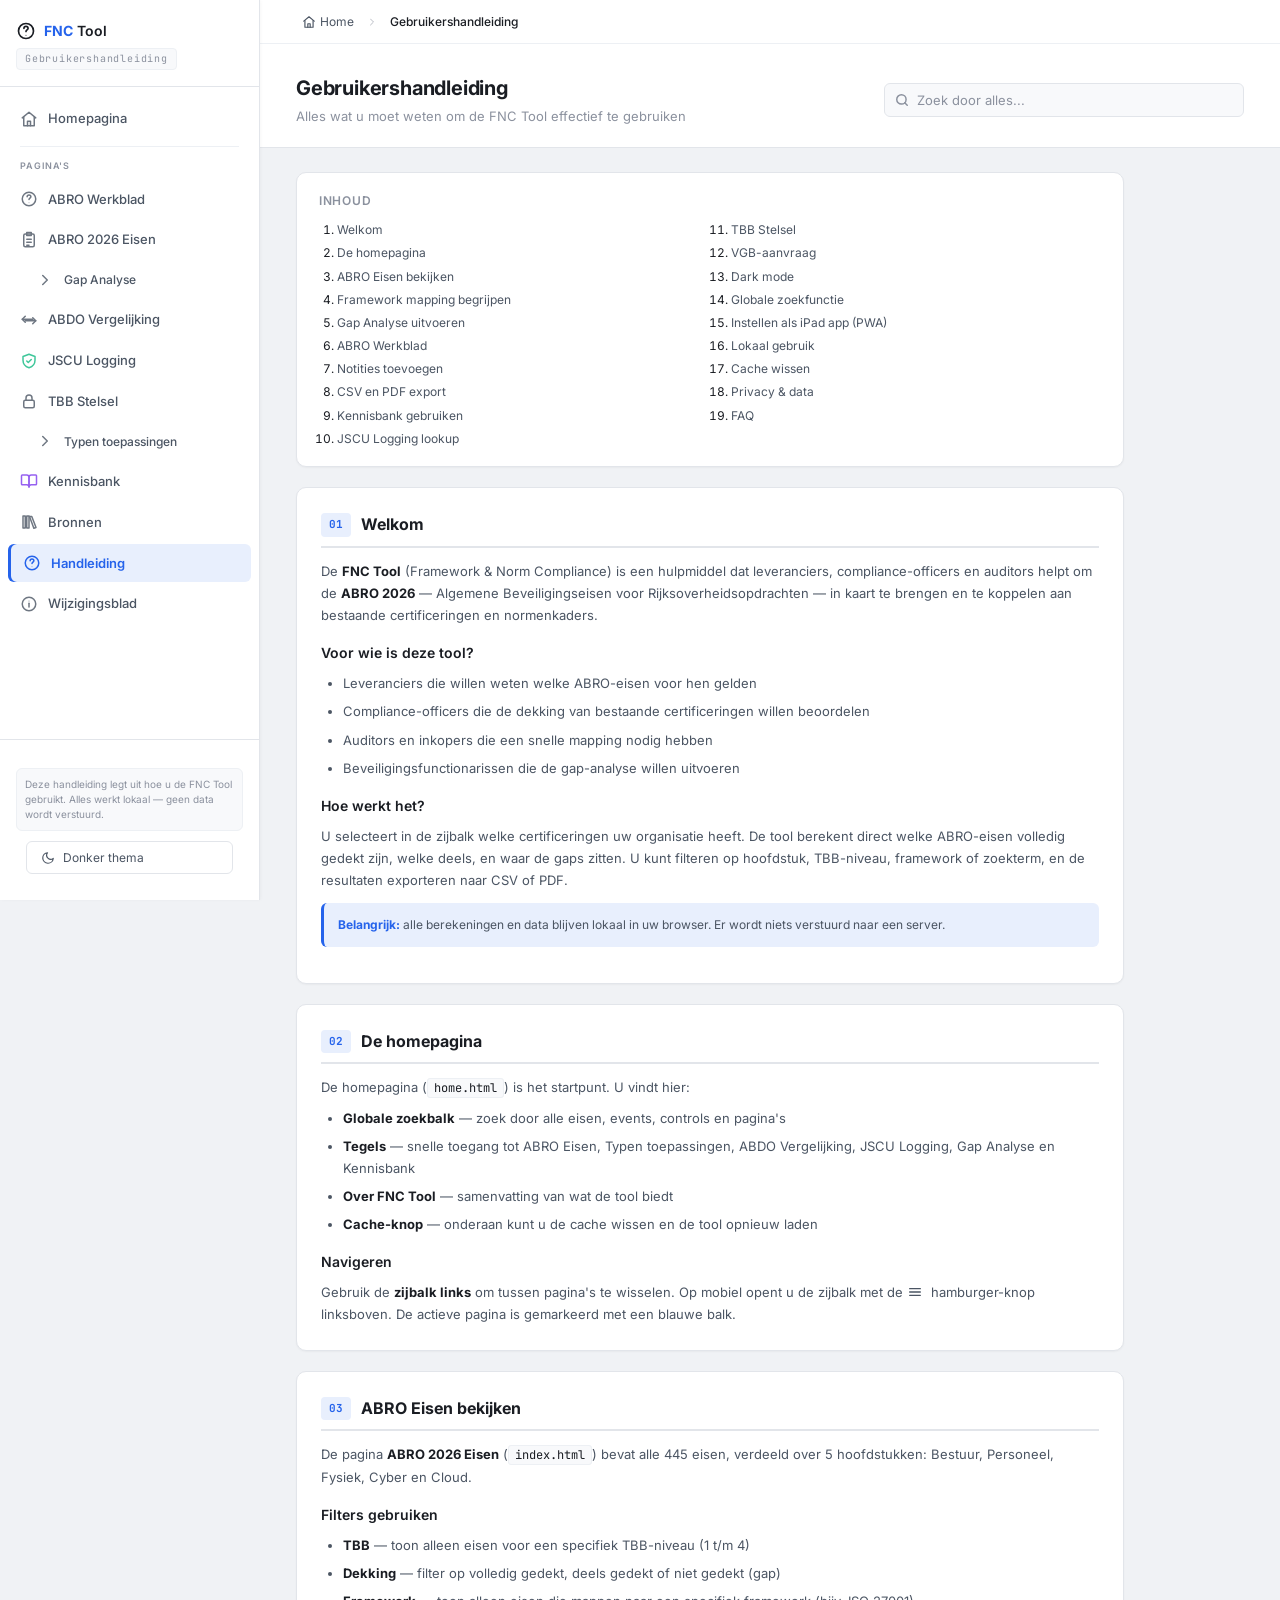
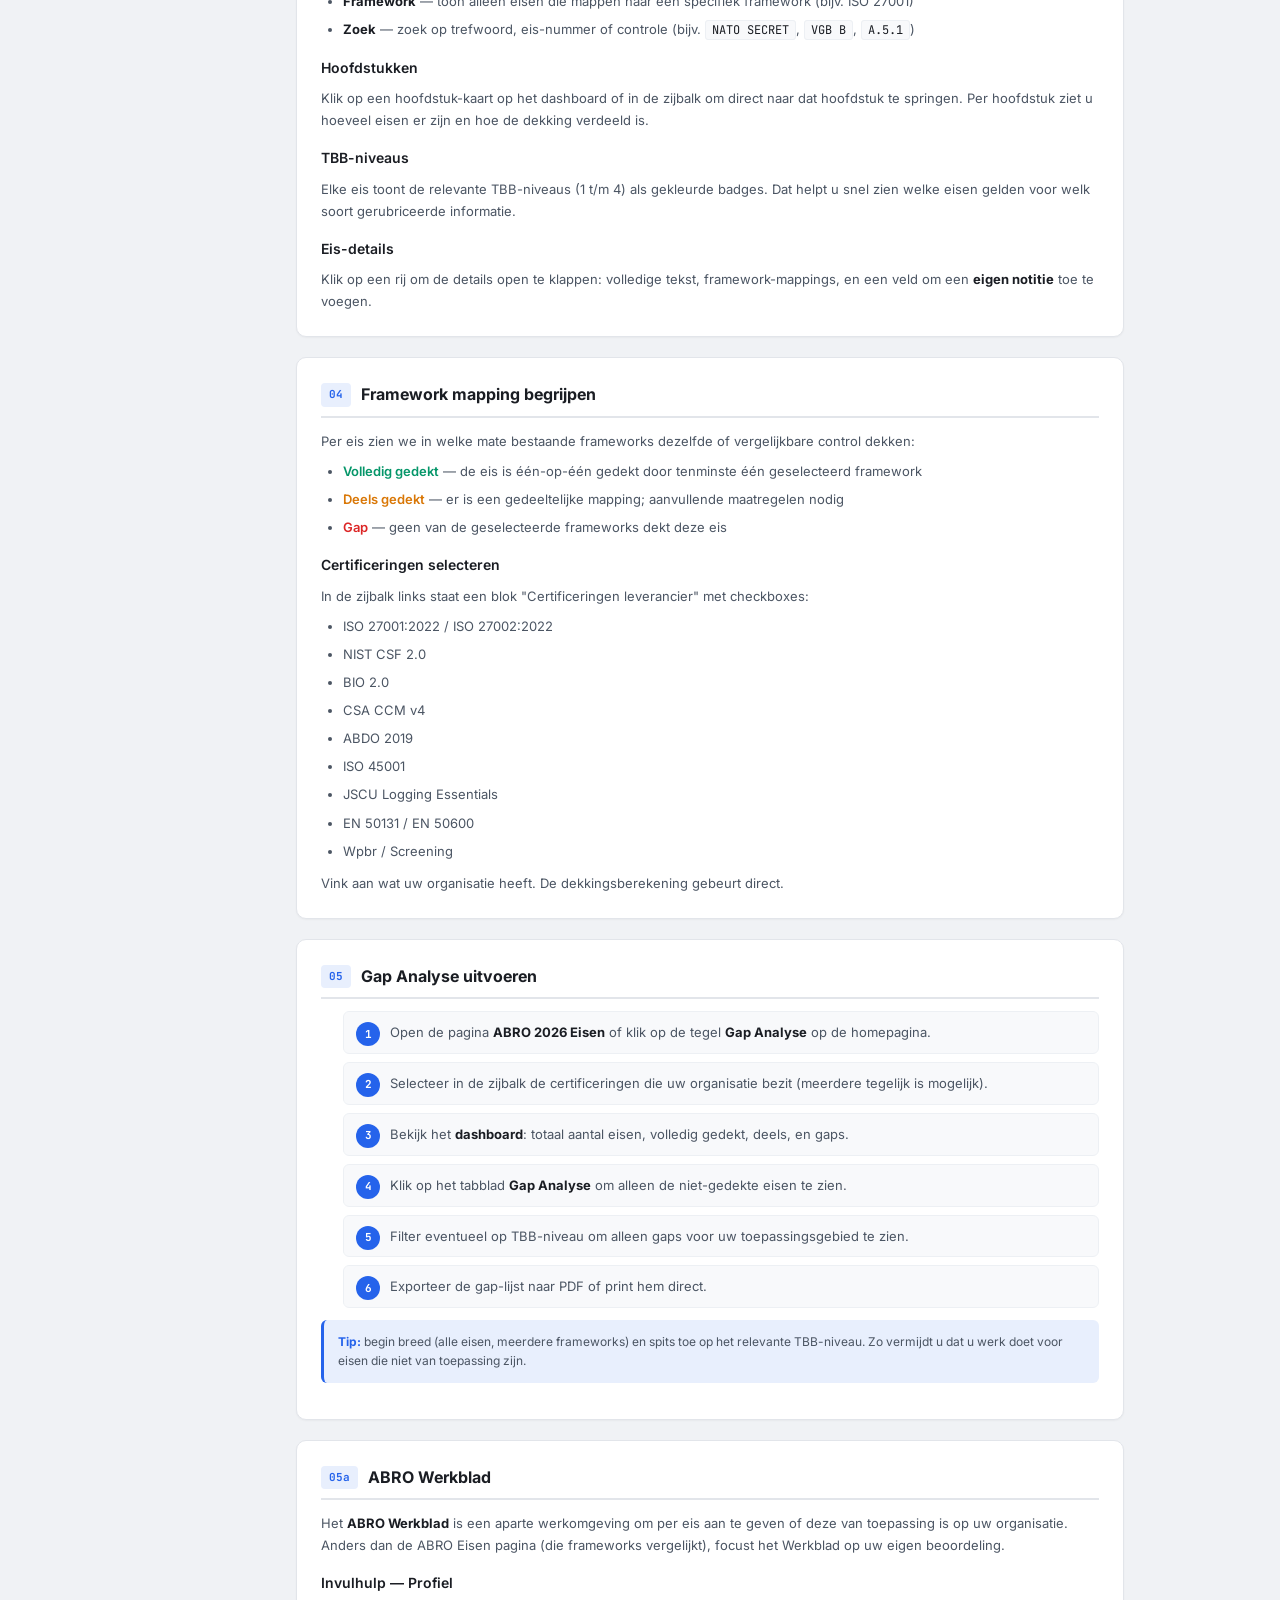
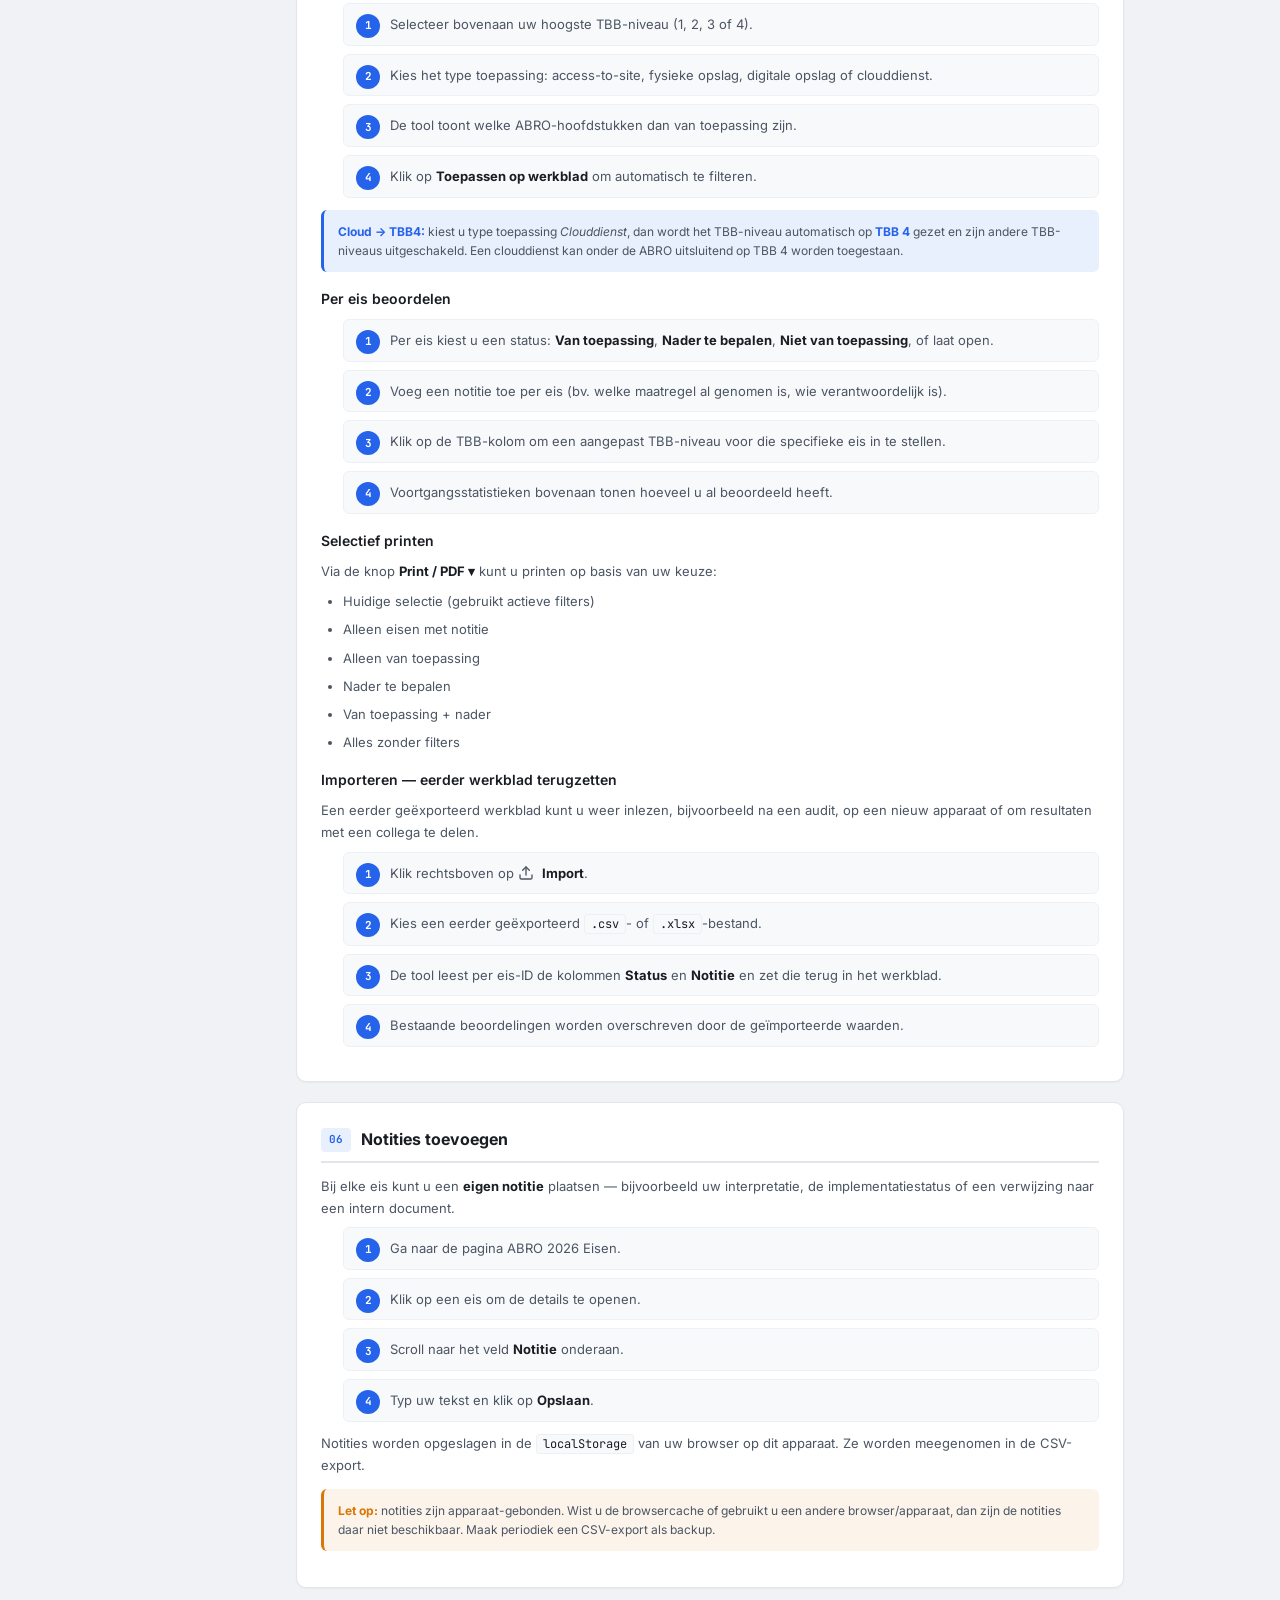
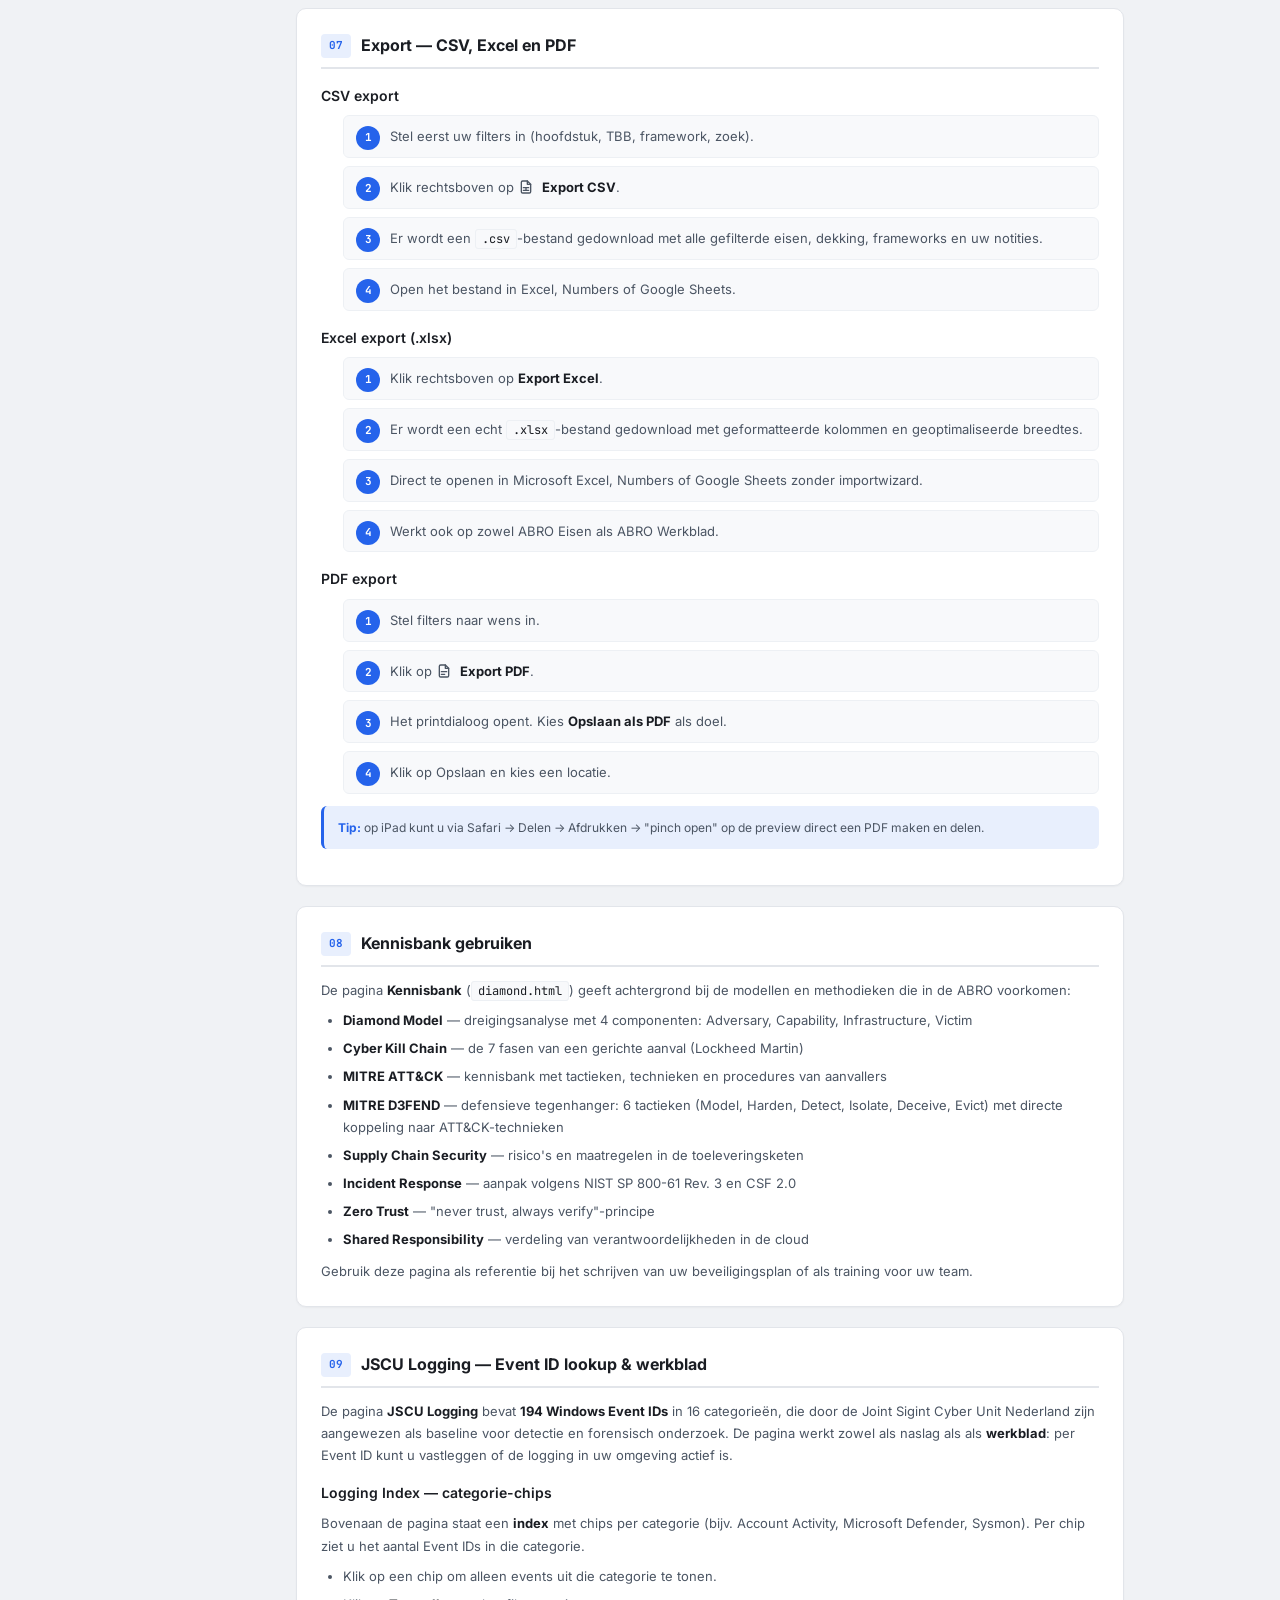
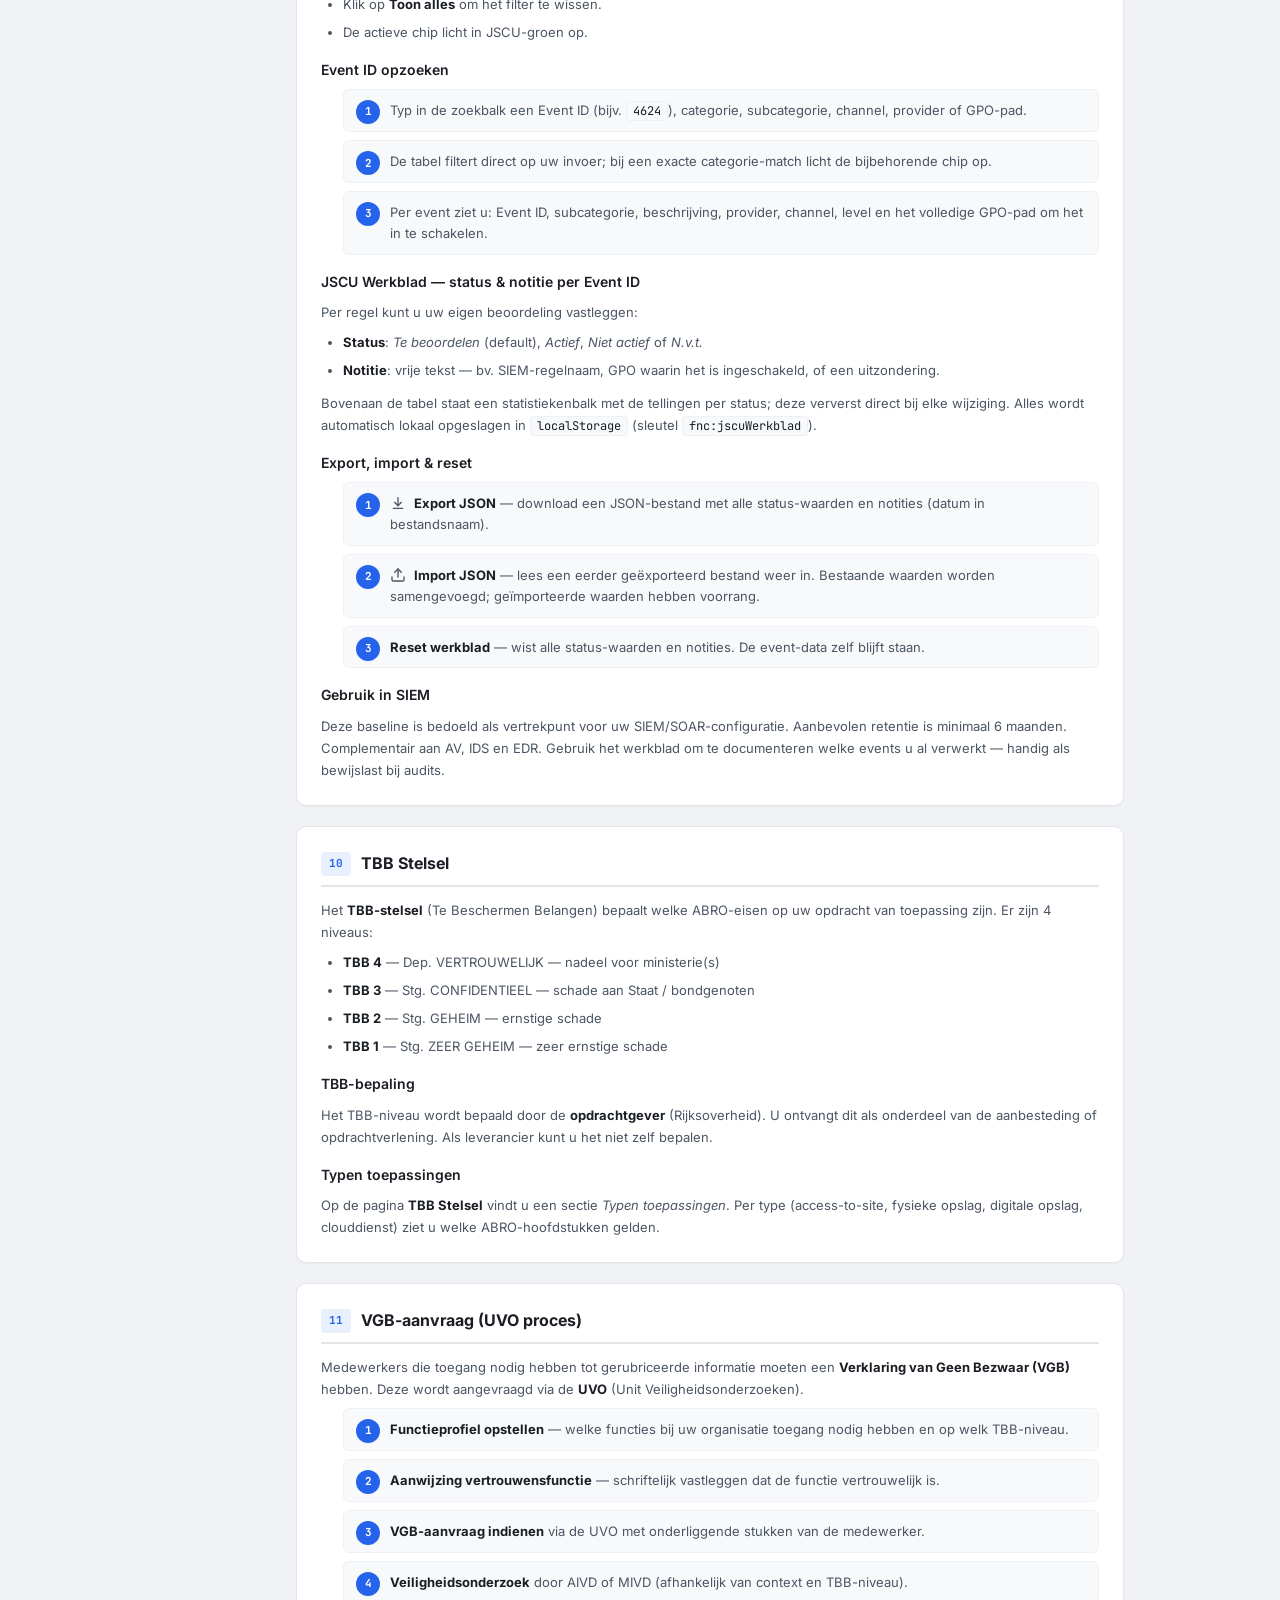
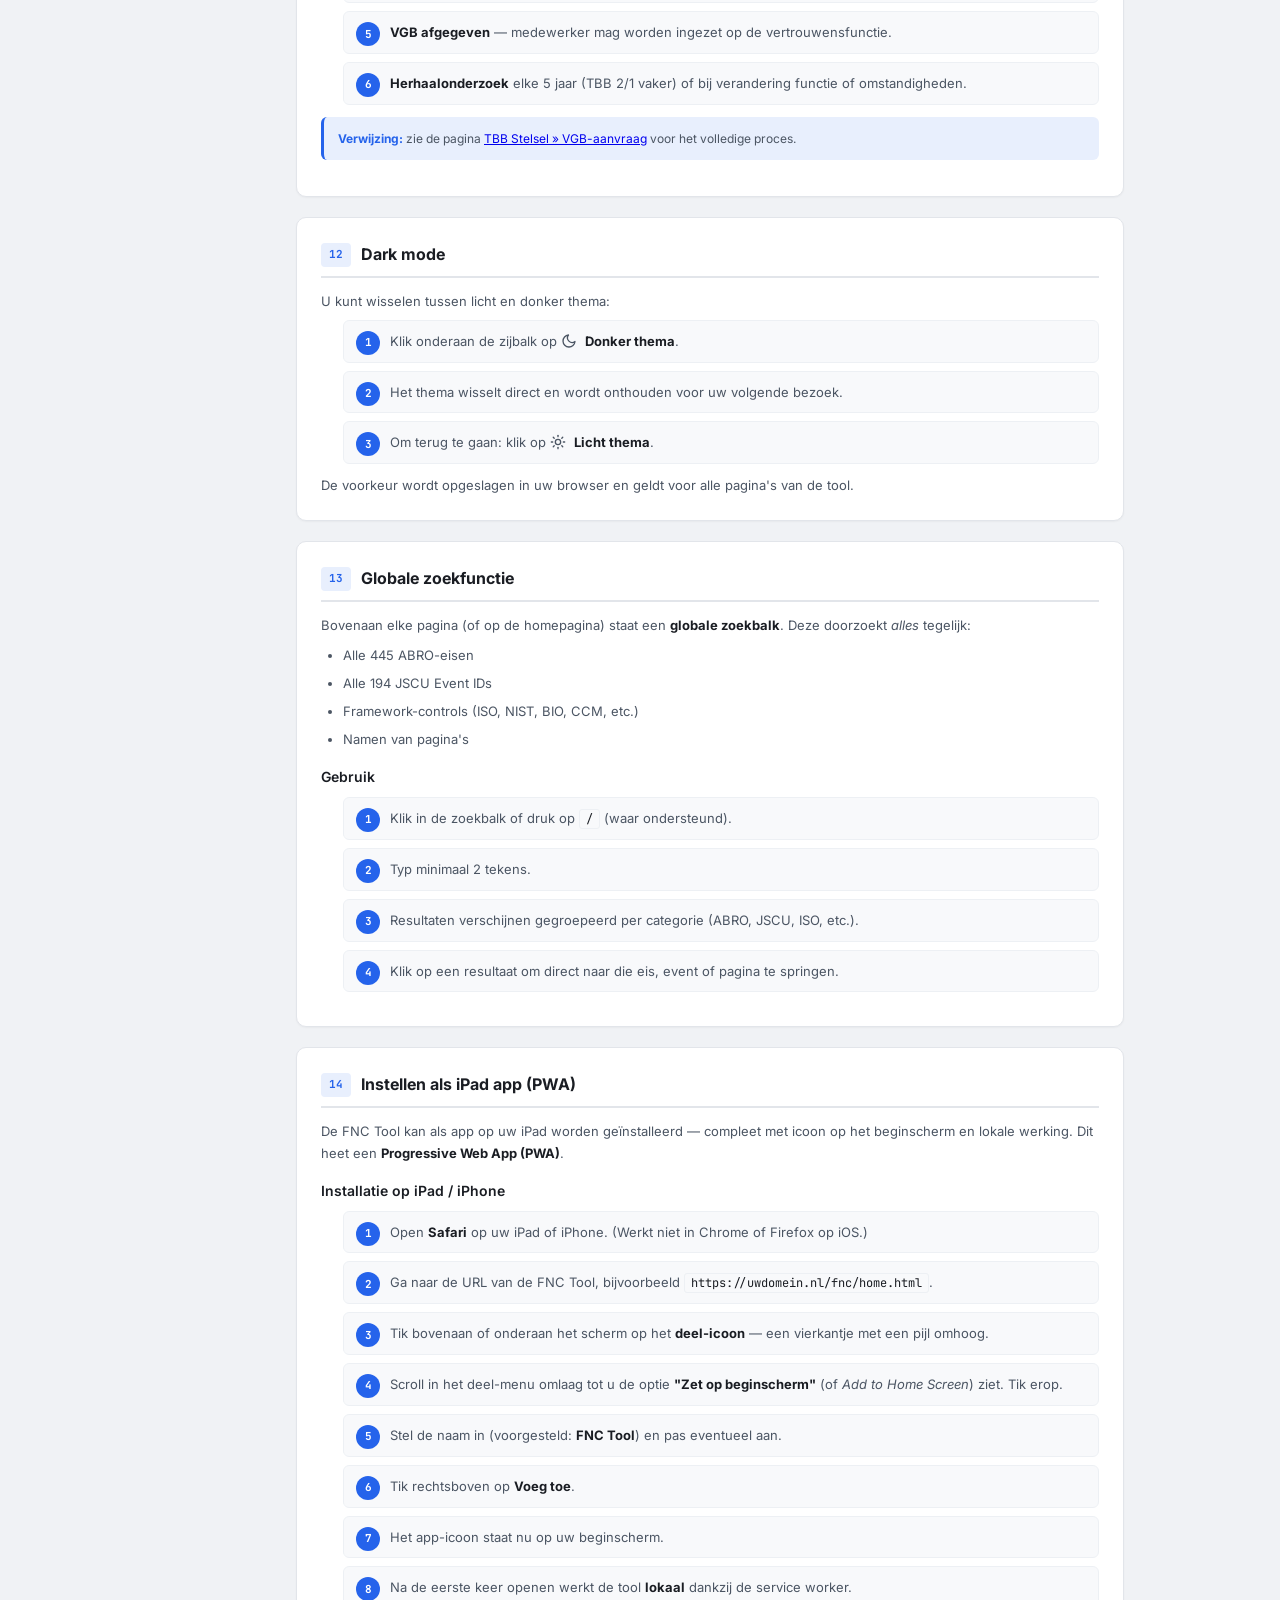
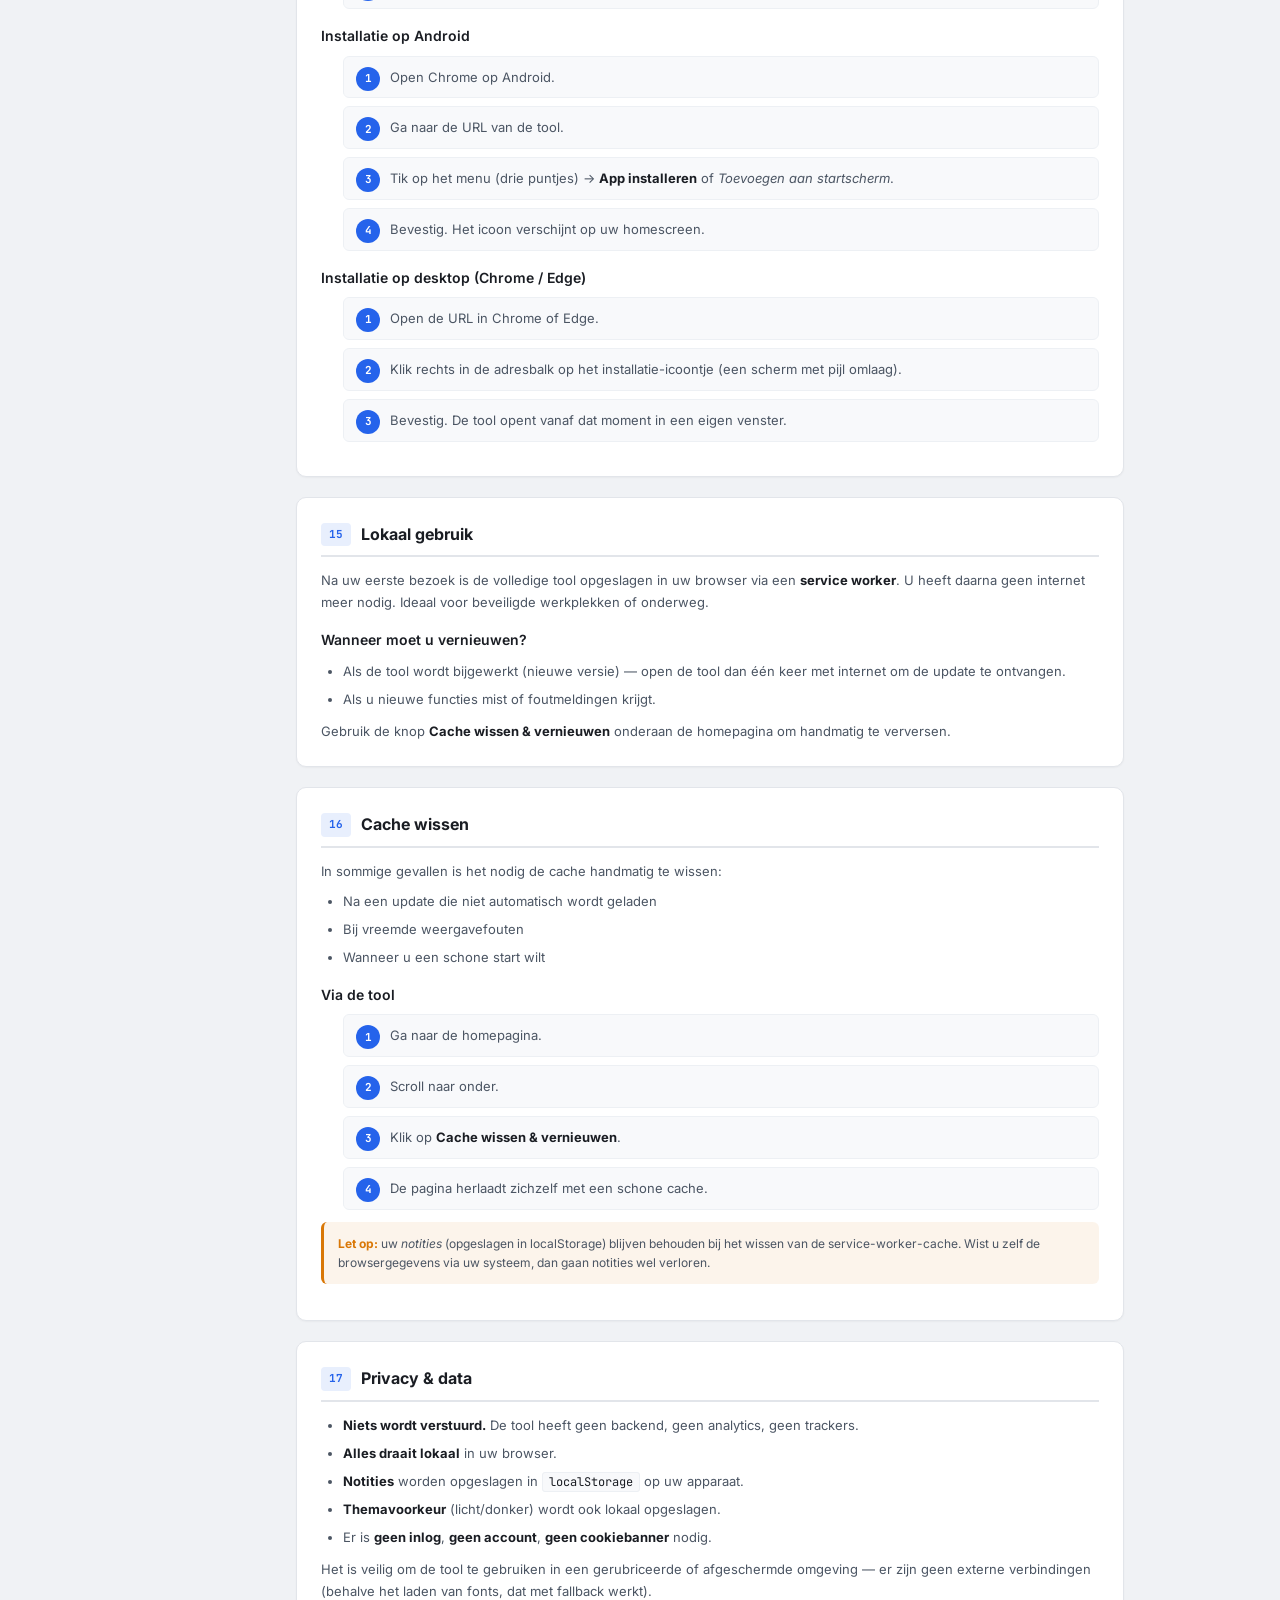
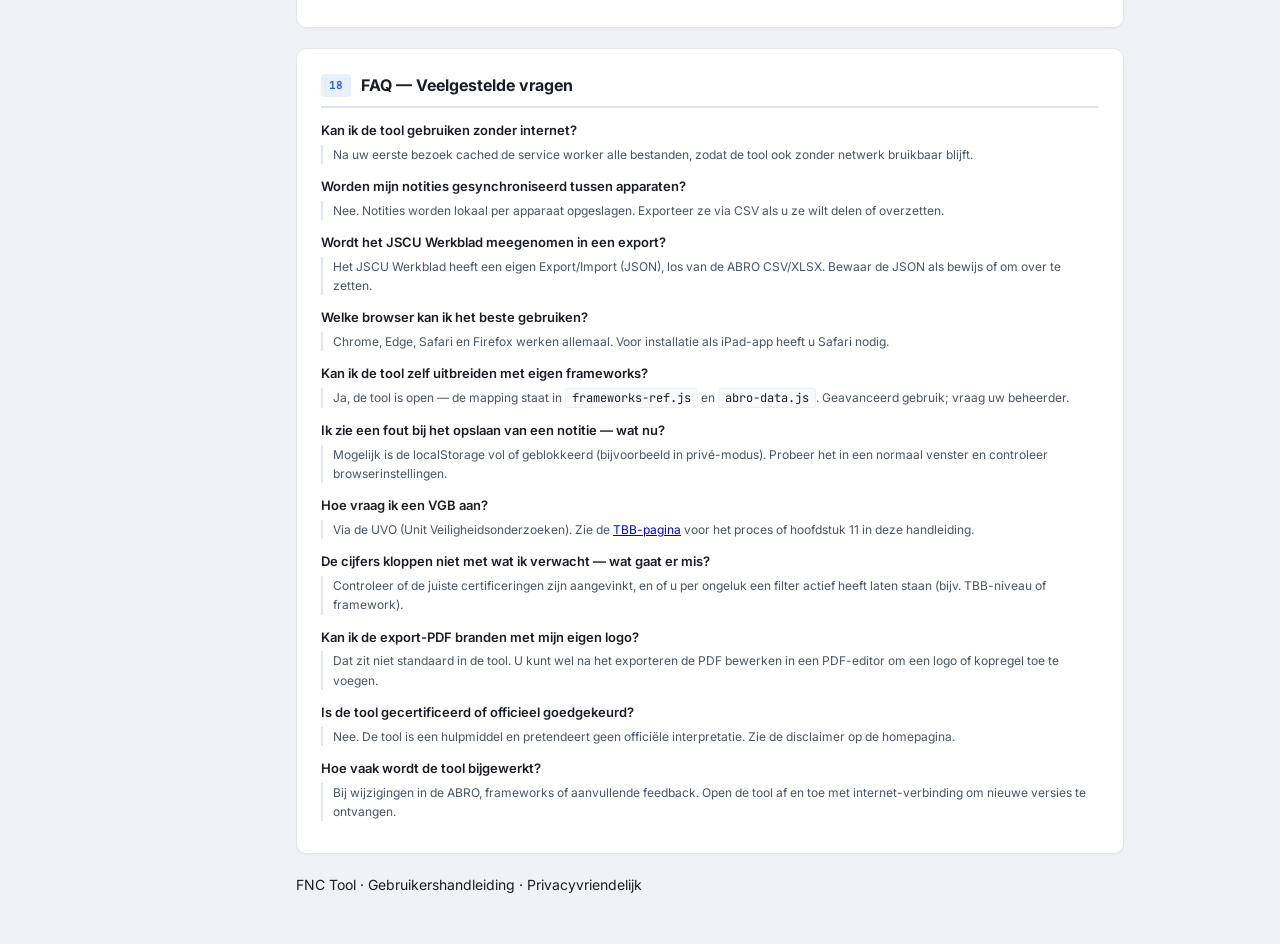
<file: handleiding.html>
<!DOCTYPE html>
<html lang="nl">
<head>
  <meta charset="UTF-8">
  <meta name="viewport" content="width=device-width, initial-scale=1.0">
  <title>FNC Tool — Gebruikershandleiding</title>
  <link rel="stylesheet" href="styles.css">
  <link rel="manifest" href="manifest.json">
  <meta name="apple-mobile-web-app-capable" content="yes">
  <meta name="apple-mobile-web-app-status-bar-style" content="default">
  <meta name="apple-mobile-web-app-title" content="FNC Tool">
  <meta name="theme-color" content="#2563eb">
  <script src="theme.js"></script>
</head>
<body>

<div id="app">
  <button class="mobile-menu-btn" id="menuBtn" aria-label="Menu openen"><span data-icon="menu" data-icon-size="20"></span></button>
  <div class="mobile-menu-overlay" id="menuOverlay"></div>

  <aside id="sidebar">
    <div class="sidebar-header">
      <div class="logo">
        <span class="logo-icon" data-icon="manual" data-icon-size="20"></span>
        <span class="logo-text"><strong>FNC</strong> Tool</span>
      </div>
      <div class="version-badge">Gebruikershandleiding</div>
    </div>
    <nav class="sidebar-nav">
      <a href="home.html" class="nav-item" style="text-decoration:none">
        <span class="nav-icon" data-icon="home"></span> Homepagina
      </a>
      <div class="nav-divider"></div>
      <div class="nav-section-label">Pagina's</div>
      <a href="werkblad.html" class="nav-item" style="text-decoration:none">
        <span class="nav-icon" data-icon="manual"></span> ABRO Werkblad
      </a>
      <a href="index.html" class="nav-item" style="text-decoration:none">
        <span class="nav-icon" data-icon="requirements"></span> ABRO 2026 Eisen
      </a>
      <a href="index.html#gaps" class="nav-item" style="text-decoration:none;font-size:12px;padding-left:28px">
        <span class="nav-icon" data-icon="chevron-right" data-icon-size="12"></span> Gap Analyse
      </a>
      <a href="abdo.html" class="nav-item" style="text-decoration:none">
        <span class="nav-icon" data-icon="abdo"></span> ABDO Vergelijking
      </a>
      <a href="jscu.html" class="nav-item" style="text-decoration:none">
        <span class="nav-icon" style="color:var(--fw-jscu)" data-icon="jscu"></span> JSCU Logging
      </a>
      <a href="tbb.html" class="nav-item" style="text-decoration:none">
        <span class="nav-icon" data-icon="tbb"></span> TBB Stelsel
      </a>
      <a href="tbb.html#toepassingen" class="nav-item" style="text-decoration:none;font-size:12px;padding-left:28px">
        <span class="nav-icon" data-icon="chevron-right" data-icon-size="12"></span> Typen toepassingen
      </a>
      <a href="diamond.html" class="nav-item" style="text-decoration:none">
        <span class="nav-icon" style="color:var(--purple)" data-icon="knowledge"></span> Kennisbank
      </a>
      <a href="bronnen.html" class="nav-item" style="text-decoration:none">
        <span class="nav-icon" data-icon="sources"></span> Bronnen
      </a>
      <a href="handleiding.html" class="nav-item active" style="text-decoration:none">
        <span class="nav-icon" data-icon="manual"></span> Handleiding
      </a>
      <a href="changelog.html" class="nav-item" style="text-decoration:none">
        <span class="nav-icon" data-icon="info"></span> Wijzigingsblad
      </a>
    </nav>
    <div class="sidebar-frameworks">
      <div class="sidebar-hint">
        Deze handleiding legt uit hoe u de FNC Tool gebruikt. Alles werkt lokaal — geen data wordt verstuurd.
      </div>
      <button class="theme-toggle-btn" onclick="toggleTheme()" title="Wissel licht/donker thema">
        <span class="theme-toggle-icon" data-icon="theme-dark"></span>
        <span class="theme-toggle-label">Donker thema</span>
      </button>
    </div>
  </aside>

  <main id="main">
    <nav class="breadcrumb" aria-label="Breadcrumb">
      <a href="home.html"><span data-icon="home" data-icon-size="14"></span> Home</a>
      <span class="crumb-sep" data-icon="chevron-right" data-icon-size="12"></span>
      <span class="crumb-current">Gebruikershandleiding</span>
    </nav>

    <div class="page-header">
      <div>
        <div class="page-title">Gebruikershandleiding</div>
        <div class="page-subtitle">Alles wat u moet weten om de FNC Tool effectief te gebruiken</div>
      </div>
      <div class="global-search">
        <input type="text" id="globalSearch" placeholder="Zoek door alles...">
        <div id="globalSearchResults" class="global-search-results"></div>
      </div>
    </div>

    <a href="home.html" class="back-home-mobile">
      <span data-icon="arrow-left" data-icon-size="16"></span> Terug naar home
    </a>

    <div class="manual-content">

      <div class="manual-toc">
        <h3>Inhoud</h3>
        <ol>
          <li><a href="#welkom">Welkom</a></li>
          <li><a href="#homepagina">De homepagina</a></li>
          <li><a href="#abro-eisen">ABRO Eisen bekijken</a></li>
          <li><a href="#framework-mapping">Framework mapping begrijpen</a></li>
          <li><a href="#gap-analyse">Gap Analyse uitvoeren</a></li>
          <li><a href="#werkblad">ABRO Werkblad</a></li>
          <li><a href="#notities">Notities toevoegen</a></li>
          <li><a href="#export">CSV en PDF export</a></li>
          <li><a href="#kennisbank">Kennisbank gebruiken</a></li>
          <li><a href="#jscu-logging">JSCU Logging lookup</a></li>
          <li><a href="#tbb-stelsel">TBB Stelsel</a></li>
          <li><a href="#vgb">VGB-aanvraag</a></li>
          <li><a href="#darkmode">Dark mode</a></li>
          <li><a href="#zoeken">Globale zoekfunctie</a></li>
          <li><a href="#pwa">Instellen als iPad app (PWA)</a></li>
          <li><a href="#offline">Lokaal gebruik</a></li>
          <li><a href="#cache">Cache wissen</a></li>
          <li><a href="#privacy">Privacy &amp; data</a></li>
          <li><a href="#faq">FAQ</a></li>
        </ol>
      </div>

      <section class="manual-section" id="welkom">
        <h2><span class="sec-num">01</span> Welkom</h2>
        <p>
          De <strong>FNC Tool</strong> (Framework &amp; Norm Compliance) is een hulpmiddel dat leveranciers, compliance-officers en
          auditors helpt om de <strong>ABRO 2026</strong> — Algemene Beveiligingseisen voor Rijksoverheidsopdrachten — in
          kaart te brengen en te koppelen aan bestaande certificeringen en normenkaders.
        </p>
        <h3>Voor wie is deze tool?</h3>
        <ul>
          <li>Leveranciers die willen weten welke ABRO-eisen voor hen gelden</li>
          <li>Compliance-officers die de dekking van bestaande certificeringen willen beoordelen</li>
          <li>Auditors en inkopers die een snelle mapping nodig hebben</li>
          <li>Beveiligingsfunctionarissen die de gap-analyse willen uitvoeren</li>
        </ul>
        <h3>Hoe werkt het?</h3>
        <p>
          U selecteert in de zijbalk welke certificeringen uw organisatie heeft. De tool berekent direct welke
          ABRO-eisen volledig gedekt zijn, welke deels, en waar de gaps zitten. U kunt filteren op hoofdstuk,
          TBB-niveau, framework of zoekterm, en de resultaten exporteren naar CSV of PDF.
        </p>
        <div class="manual-callout">
          <strong>Belangrijk:</strong> alle berekeningen en data blijven lokaal in uw browser. Er wordt niets verstuurd naar een server.
        </div>
      </section>

      <section class="manual-section" id="homepagina">
        <h2><span class="sec-num">02</span> De homepagina</h2>
        <p>De homepagina (<code>home.html</code>) is het startpunt. U vindt hier:</p>
        <ul>
          <li><strong>Globale zoekbalk</strong> — zoek door alle eisen, events, controls en pagina's</li>
          <li><strong>Tegels</strong> — snelle toegang tot ABRO Eisen, Typen toepassingen, ABDO Vergelijking, JSCU Logging, Gap Analyse en Kennisbank</li>
          <li><strong>Over FNC Tool</strong> — samenvatting van wat de tool biedt</li>
          <li><strong>Cache-knop</strong> — onderaan kunt u de cache wissen en de tool opnieuw laden</li>
        </ul>
        <h3>Navigeren</h3>
        <p>
          Gebruik de <strong>zijbalk links</strong> om tussen pagina's te wisselen. Op mobiel opent u de zijbalk
          met de <span data-icon="menu" class="icon-inline"></span> hamburger-knop linksboven. De actieve
          pagina is gemarkeerd met een blauwe balk.
        </p>
      </section>

      <section class="manual-section" id="abro-eisen">
        <h2><span class="sec-num">03</span> ABRO Eisen bekijken</h2>
        <p>
          De pagina <strong>ABRO 2026 Eisen</strong> (<code>index.html</code>) bevat alle 445 eisen, verdeeld over
          5 hoofdstukken: Bestuur, Personeel, Fysiek, Cyber en Cloud.
        </p>
        <h3>Filters gebruiken</h3>
        <ul>
          <li><strong>TBB</strong> — toon alleen eisen voor een specifiek TBB-niveau (1 t/m 4)</li>
          <li><strong>Dekking</strong> — filter op volledig gedekt, deels gedekt of niet gedekt (gap)</li>
          <li><strong>Framework</strong> — toon alleen eisen die mappen naar een specifiek framework (bijv. ISO 27001)</li>
          <li><strong>Zoek</strong> — zoek op trefwoord, eis-nummer of controle (bijv. <code>NATO SECRET</code>, <code>VGB B</code>, <code>A.5.1</code>)</li>
        </ul>
        <h3>Hoofdstukken</h3>
        <p>
          Klik op een hoofdstuk-kaart op het dashboard of in de zijbalk om direct naar dat hoofdstuk te springen.
          Per hoofdstuk ziet u hoeveel eisen er zijn en hoe de dekking verdeeld is.
        </p>
        <h3>TBB-niveaus</h3>
        <p>
          Elke eis toont de relevante TBB-niveaus (1 t/m 4) als gekleurde badges. Dat helpt u snel zien welke
          eisen gelden voor welk soort gerubriceerde informatie.
        </p>
        <h3>Eis-details</h3>
        <p>
          Klik op een rij om de details open te klappen: volledige tekst, framework-mappings, en een veld
          om een <strong>eigen notitie</strong> toe te voegen.
        </p>
      </section>

      <section class="manual-section" id="framework-mapping">
        <h2><span class="sec-num">04</span> Framework mapping begrijpen</h2>
        <p>Per eis zien we in welke mate bestaande frameworks dezelfde of vergelijkbare control dekken:</p>
        <ul>
          <li><span style="color:var(--green);font-weight:600">Volledig gedekt</span> — de eis is één-op-één gedekt door tenminste één geselecteerd framework</li>
          <li><span style="color:var(--yellow);font-weight:600">Deels gedekt</span> — er is een gedeeltelijke mapping; aanvullende maatregelen nodig</li>
          <li><span style="color:var(--red);font-weight:600">Gap</span> — geen van de geselecteerde frameworks dekt deze eis</li>
        </ul>
        <h3>Certificeringen selecteren</h3>
        <p>In de zijbalk links staat een blok "Certificeringen leverancier" met checkboxes:</p>
        <ul>
          <li>ISO 27001:2022 / ISO 27002:2022</li>
          <li>NIST CSF 2.0</li>
          <li>BIO 2.0</li>
          <li>CSA CCM v4</li>
          <li>ABDO 2019</li>
          <li>ISO 45001</li>
          <li>JSCU Logging Essentials</li>
          <li>EN 50131 / EN 50600</li>
          <li>Wpbr / Screening</li>
        </ul>
        <p>Vink aan wat uw organisatie heeft. De dekkingsberekening gebeurt direct.</p>
      </section>

      <section class="manual-section" id="gap-analyse">
        <h2><span class="sec-num">05</span> Gap Analyse uitvoeren</h2>
        <ol class="manual-step-list">
          <li>Open de pagina <strong>ABRO 2026 Eisen</strong> of klik op de tegel <strong>Gap Analyse</strong> op de homepagina.</li>
          <li>Selecteer in de zijbalk de certificeringen die uw organisatie bezit (meerdere tegelijk is mogelijk).</li>
          <li>Bekijk het <strong>dashboard</strong>: totaal aantal eisen, volledig gedekt, deels, en gaps.</li>
          <li>Klik op het tabblad <strong>Gap Analyse</strong> om alleen de niet-gedekte eisen te zien.</li>
          <li>Filter eventueel op TBB-niveau om alleen gaps voor uw toepassingsgebied te zien.</li>
          <li>Exporteer de gap-lijst naar PDF of print hem direct.</li>
        </ol>
        <div class="manual-callout">
          <strong>Tip:</strong> begin breed (alle eisen, meerdere frameworks) en spits toe op het relevante TBB-niveau. Zo
          vermijdt u dat u werk doet voor eisen die niet van toepassing zijn.
        </div>
      </section>

      <section class="manual-section" id="werkblad">
        <h2><span class="sec-num">05a</span> ABRO Werkblad</h2>
        <p>
          Het <strong>ABRO Werkblad</strong> is een aparte werkomgeving om per eis aan te geven of deze van toepassing is op uw organisatie. Anders dan de ABRO Eisen pagina (die frameworks vergelijkt), focust het Werkblad op uw eigen beoordeling.
        </p>
        <h3>Invulhulp — Profiel</h3>
        <ol class="manual-step-list">
          <li>Selecteer bovenaan uw hoogste TBB-niveau (1, 2, 3 of 4).</li>
          <li>Kies het type toepassing: access-to-site, fysieke opslag, digitale opslag of clouddienst.</li>
          <li>De tool toont welke ABRO-hoofdstukken dan van toepassing zijn.</li>
          <li>Klik op <strong>Toepassen op werkblad</strong> om automatisch te filteren.</li>
        </ol>
        <div class="manual-callout">
          <strong>Cloud → TBB4:</strong> kiest u type toepassing <em>Clouddienst</em>, dan wordt het TBB-niveau automatisch op <strong>TBB 4</strong> gezet en zijn andere TBB-niveaus uitgeschakeld. Een clouddienst kan onder de ABRO uitsluitend op TBB 4 worden toegestaan.
        </div>
        <h3>Per eis beoordelen</h3>
        <ol class="manual-step-list">
          <li>Per eis kiest u een status: <strong>Van toepassing</strong>, <strong>Nader te bepalen</strong>, <strong>Niet van toepassing</strong>, of laat open.</li>
          <li>Voeg een notitie toe per eis (bv. welke maatregel al genomen is, wie verantwoordelijk is).</li>
          <li>Klik op de TBB-kolom om een aangepast TBB-niveau voor die specifieke eis in te stellen.</li>
          <li>Voortgangsstatistieken bovenaan tonen hoeveel u al beoordeeld heeft.</li>
        </ol>
        <h3>Selectief printen</h3>
        <p>Via de knop <strong>Print / PDF ▾</strong> kunt u printen op basis van uw keuze:</p>
        <ul>
          <li>Huidige selectie (gebruikt actieve filters)</li>
          <li>Alleen eisen met notitie</li>
          <li>Alleen van toepassing</li>
          <li>Nader te bepalen</li>
          <li>Van toepassing + nader</li>
          <li>Alles zonder filters</li>
        </ul>
        <h3>Importeren — eerder werkblad terugzetten</h3>
        <p>Een eerder geëxporteerd werkblad kunt u weer inlezen, bijvoorbeeld na een audit, op een nieuw apparaat of om resultaten met een collega te delen.</p>
        <ol class="manual-step-list">
          <li>Klik rechtsboven op <span data-icon="upload" class="icon-inline"></span> <strong>Import</strong>.</li>
          <li>Kies een eerder geëxporteerd <code>.csv</code>- of <code>.xlsx</code>-bestand.</li>
          <li>De tool leest per eis-ID de kolommen <strong>Status</strong> en <strong>Notitie</strong> en zet die terug in het werkblad.</li>
          <li>Bestaande beoordelingen worden overschreven door de geïmporteerde waarden.</li>
        </ol>
      </section>

      <section class="manual-section" id="notities">
        <h2><span class="sec-num">06</span> Notities toevoegen</h2>
        <p>
          Bij elke eis kunt u een <strong>eigen notitie</strong> plaatsen — bijvoorbeeld uw interpretatie, de implementatiestatus
          of een verwijzing naar een intern document.
        </p>
        <ol class="manual-step-list">
          <li>Ga naar de pagina ABRO 2026 Eisen.</li>
          <li>Klik op een eis om de details te openen.</li>
          <li>Scroll naar het veld <strong>Notitie</strong> onderaan.</li>
          <li>Typ uw tekst en klik op <strong>Opslaan</strong>.</li>
        </ol>
        <p>
          Notities worden opgeslagen in de <code>localStorage</code> van uw browser op dit apparaat. Ze worden
          meegenomen in de CSV-export.
        </p>
        <div class="manual-callout callout-warn">
          <strong>Let op:</strong> notities zijn apparaat-gebonden. Wist u de browsercache of gebruikt u een andere
          browser/apparaat, dan zijn de notities daar niet beschikbaar. Maak periodiek een CSV-export als backup.
        </div>
      </section>

      <section class="manual-section" id="export">
        <h2><span class="sec-num">07</span> Export — CSV, Excel en PDF</h2>
        <h3>CSV export</h3>
        <ol class="manual-step-list">
          <li>Stel eerst uw filters in (hoofdstuk, TBB, framework, zoek).</li>
          <li>Klik rechtsboven op <span data-icon="export-csv" class="icon-inline"></span> <strong>Export CSV</strong>.</li>
          <li>Er wordt een <code>.csv</code>-bestand gedownload met alle gefilterde eisen, dekking, frameworks en uw notities.</li>
          <li>Open het bestand in Excel, Numbers of Google Sheets.</li>
        </ol>
        <h3>Excel export (.xlsx)</h3>
        <ol class="manual-step-list">
          <li>Klik rechtsboven op <strong>Export Excel</strong>.</li>
          <li>Er wordt een echt <code>.xlsx</code>-bestand gedownload met geformatteerde kolommen en geoptimaliseerde breedtes.</li>
          <li>Direct te openen in Microsoft Excel, Numbers of Google Sheets zonder importwizard.</li>
          <li>Werkt ook op zowel ABRO Eisen als ABRO Werkblad.</li>
        </ol>
        <h3>PDF export</h3>
        <ol class="manual-step-list">
          <li>Stel filters naar wens in.</li>
          <li>Klik op <span data-icon="export-pdf" class="icon-inline"></span> <strong>Export PDF</strong>.</li>
          <li>Het printdialoog opent. Kies <strong>Opslaan als PDF</strong> als doel.</li>
          <li>Klik op Opslaan en kies een locatie.</li>
        </ol>
        <div class="manual-callout">
          <strong>Tip:</strong> op iPad kunt u via Safari &rarr; Delen &rarr; Afdrukken &rarr; "pinch open" op de preview direct een PDF maken en delen.
        </div>
      </section>

      <section class="manual-section" id="kennisbank">
        <h2><span class="sec-num">08</span> Kennisbank gebruiken</h2>
        <p>De pagina <strong>Kennisbank</strong> (<code>diamond.html</code>) geeft achtergrond bij de modellen en methodieken die in de ABRO voorkomen:</p>
        <ul>
          <li><strong>Diamond Model</strong> — dreigingsanalyse met 4 componenten: Adversary, Capability, Infrastructure, Victim</li>
          <li><strong>Cyber Kill Chain</strong> — de 7 fasen van een gerichte aanval (Lockheed Martin)</li>
          <li><strong>MITRE ATT&amp;CK</strong> — kennisbank met tactieken, technieken en procedures van aanvallers</li>
          <li><strong>MITRE D3FEND</strong> — defensieve tegenhanger: 6 tactieken (Model, Harden, Detect, Isolate, Deceive, Evict) met directe koppeling naar ATT&amp;CK-technieken</li>
          <li><strong>Supply Chain Security</strong> — risico's en maatregelen in de toeleveringsketen</li>
          <li><strong>Incident Response</strong> — aanpak volgens NIST SP 800-61 Rev. 3 en CSF 2.0</li>
          <li><strong>Zero Trust</strong> — "never trust, always verify"-principe</li>
          <li><strong>Shared Responsibility</strong> — verdeling van verantwoordelijkheden in de cloud</li>
        </ul>
        <p>Gebruik deze pagina als referentie bij het schrijven van uw beveiligingsplan of als training voor uw team.</p>
      </section>

      <section class="manual-section" id="jscu-logging">
        <h2><span class="sec-num">09</span> JSCU Logging — Event ID lookup &amp; werkblad</h2>
        <p>
          De pagina <strong>JSCU Logging</strong> bevat <strong>194 Windows Event IDs</strong> in 16 categorieën, die door
          de Joint Sigint Cyber Unit Nederland zijn aangewezen als baseline voor detectie en forensisch onderzoek.
          De pagina werkt zowel als naslag als als <strong>werkblad</strong>: per Event ID kunt u vastleggen of de logging in uw omgeving actief is.
        </p>
        <h3>Logging Index — categorie-chips</h3>
        <p>
          Bovenaan de pagina staat een <strong>index</strong> met chips per categorie (bijv. Account Activity, Microsoft Defender, Sysmon). Per chip ziet u het aantal Event IDs in die categorie.
        </p>
        <ul>
          <li>Klik op een chip om alleen events uit die categorie te tonen.</li>
          <li>Klik op <strong>Toon alles</strong> om het filter te wissen.</li>
          <li>De actieve chip licht in JSCU-groen op.</li>
        </ul>
        <h3>Event ID opzoeken</h3>
        <ol class="manual-step-list">
          <li>Typ in de zoekbalk een Event ID (bijv. <code>4624</code>), categorie, subcategorie, channel, provider of GPO-pad.</li>
          <li>De tabel filtert direct op uw invoer; bij een exacte categorie-match licht de bijbehorende chip op.</li>
          <li>Per event ziet u: Event ID, subcategorie, beschrijving, provider, channel, level en het volledige GPO-pad om het in te schakelen.</li>
        </ol>
        <h3>JSCU Werkblad — status &amp; notitie per Event ID</h3>
        <p>Per regel kunt u uw eigen beoordeling vastleggen:</p>
        <ul>
          <li><strong>Status</strong>: <em>Te beoordelen</em> (default), <em>Actief</em>, <em>Niet actief</em> of <em>N.v.t.</em></li>
          <li><strong>Notitie</strong>: vrije tekst — bv. SIEM-regelnaam, GPO waarin het is ingeschakeld, of een uitzondering.</li>
        </ul>
        <p>Bovenaan de tabel staat een statistiekenbalk met de tellingen per status; deze ververst direct bij elke wijziging. Alles wordt automatisch lokaal opgeslagen in <code>localStorage</code> (sleutel <code>fnc:jscuWerkblad</code>).</p>
        <h3>Export, import &amp; reset</h3>
        <ol class="manual-step-list">
          <li><span data-icon="download" class="icon-inline"></span> <strong>Export JSON</strong> — download een JSON-bestand met alle status-waarden en notities (datum in bestandsnaam).</li>
          <li><span data-icon="upload" class="icon-inline"></span> <strong>Import JSON</strong> — lees een eerder geëxporteerd bestand weer in. Bestaande waarden worden samengevoegd; geïmporteerde waarden hebben voorrang.</li>
          <li><strong>Reset werkblad</strong> — wist alle status-waarden en notities. De event-data zelf blijft staan.</li>
        </ol>
        <h3>Gebruik in SIEM</h3>
        <p>
          Deze baseline is bedoeld als vertrekpunt voor uw SIEM/SOAR-configuratie. Aanbevolen retentie is minimaal
          6 maanden. Complementair aan AV, IDS en EDR. Gebruik het werkblad om te documenteren welke events u al verwerkt — handig als bewijslast bij audits.
        </p>
      </section>

      <section class="manual-section" id="tbb-stelsel">
        <h2><span class="sec-num">10</span> TBB Stelsel</h2>
        <p>
          Het <strong>TBB-stelsel</strong> (Te Beschermen Belangen) bepaalt welke ABRO-eisen op uw opdracht van toepassing
          zijn. Er zijn 4 niveaus:
        </p>
        <ul>
          <li><strong>TBB 4</strong> — Dep. VERTROUWELIJK — nadeel voor ministerie(s)</li>
          <li><strong>TBB 3</strong> — Stg. CONFIDENTIEEL — schade aan Staat / bondgenoten</li>
          <li><strong>TBB 2</strong> — Stg. GEHEIM — ernstige schade</li>
          <li><strong>TBB 1</strong> — Stg. ZEER GEHEIM — zeer ernstige schade</li>
        </ul>
        <h3>TBB-bepaling</h3>
        <p>
          Het TBB-niveau wordt bepaald door de <strong>opdrachtgever</strong> (Rijksoverheid). U ontvangt dit als onderdeel van de
          aanbesteding of opdrachtverlening. Als leverancier kunt u het niet zelf bepalen.
        </p>
        <h3>Typen toepassingen</h3>
        <p>
          Op de pagina <strong>TBB Stelsel</strong> vindt u een sectie <em>Typen toepassingen</em>. Per type (access-to-site,
          fysieke opslag, digitale opslag, clouddienst) ziet u welke ABRO-hoofdstukken gelden.
        </p>
      </section>

      <section class="manual-section" id="vgb">
        <h2><span class="sec-num">11</span> VGB-aanvraag (UVO proces)</h2>
        <p>
          Medewerkers die toegang nodig hebben tot gerubriceerde informatie moeten een <strong>Verklaring van Geen Bezwaar
          (VGB)</strong> hebben. Deze wordt aangevraagd via de <strong>UVO</strong> (Unit Veiligheidsonderzoeken).
        </p>
        <ol class="manual-step-list">
          <li><strong>Functieprofiel opstellen</strong> — welke functies bij uw organisatie toegang nodig hebben en op welk TBB-niveau.</li>
          <li><strong>Aanwijzing vertrouwensfunctie</strong> — schriftelijk vastleggen dat de functie vertrouwelijk is.</li>
          <li><strong>VGB-aanvraag indienen</strong> via de UVO met onderliggende stukken van de medewerker.</li>
          <li><strong>Veiligheidsonderzoek</strong> door AIVD of MIVD (afhankelijk van context en TBB-niveau).</li>
          <li><strong>VGB afgegeven</strong> — medewerker mag worden ingezet op de vertrouwensfunctie.</li>
          <li><strong>Herhaalonderzoek</strong> elke 5 jaar (TBB 2/1 vaker) of bij verandering functie of omstandigheden.</li>
        </ol>
        <div class="manual-callout">
          <strong>Verwijzing:</strong> zie de pagina <a href="tbb.html#uvo-vgb">TBB Stelsel &raquo; VGB-aanvraag</a> voor het volledige proces.
        </div>
      </section>

      <section class="manual-section" id="darkmode">
        <h2><span class="sec-num">12</span> Dark mode</h2>
        <p>U kunt wisselen tussen licht en donker thema:</p>
        <ol class="manual-step-list">
          <li>Klik onderaan de zijbalk op <span data-icon="theme-dark" class="icon-inline"></span> <strong>Donker thema</strong>.</li>
          <li>Het thema wisselt direct en wordt onthouden voor uw volgende bezoek.</li>
          <li>Om terug te gaan: klik op <span data-icon="theme-light" class="icon-inline"></span> <strong>Licht thema</strong>.</li>
        </ol>
        <p>De voorkeur wordt opgeslagen in uw browser en geldt voor alle pagina's van de tool.</p>
      </section>

      <section class="manual-section" id="zoeken">
        <h2><span class="sec-num">13</span> Globale zoekfunctie</h2>
        <p>
          Bovenaan elke pagina (of op de homepagina) staat een <strong>globale zoekbalk</strong>. Deze doorzoekt <em>alles</em>
          tegelijk:
        </p>
        <ul>
          <li>Alle 445 ABRO-eisen</li>
          <li>Alle 194 JSCU Event IDs</li>
          <li>Framework-controls (ISO, NIST, BIO, CCM, etc.)</li>
          <li>Namen van pagina's</li>
        </ul>
        <h3>Gebruik</h3>
        <ol class="manual-step-list">
          <li>Klik in de zoekbalk of druk op <code>/</code> (waar ondersteund).</li>
          <li>Typ minimaal 2 tekens.</li>
          <li>Resultaten verschijnen gegroepeerd per categorie (ABRO, JSCU, ISO, etc.).</li>
          <li>Klik op een resultaat om direct naar die eis, event of pagina te springen.</li>
        </ol>
      </section>

      <section class="manual-section" id="pwa">
        <h2><span class="sec-num">14</span> Instellen als iPad app (PWA)</h2>
        <p>
          De FNC Tool kan als app op uw iPad worden geïnstalleerd — compleet met icoon op het beginscherm en
          lokale werking. Dit heet een <strong>Progressive Web App (PWA)</strong>.
        </p>
        <h3>Installatie op iPad / iPhone</h3>
        <ol class="manual-step-list">
          <li>Open <strong>Safari</strong> op uw iPad of iPhone. (Werkt niet in Chrome of Firefox op iOS.)</li>
          <li>Ga naar de URL van de FNC Tool, bijvoorbeeld <code>https://uwdomein.nl/fnc/home.html</code>.</li>
          <li>Tik bovenaan of onderaan het scherm op het <strong>deel-icoon</strong> — een vierkantje met een pijl omhoog.</li>
          <li>Scroll in het deel-menu omlaag tot u de optie <strong>"Zet op beginscherm"</strong> (of <em>Add to Home Screen</em>) ziet. Tik erop.</li>
          <li>Stel de naam in (voorgesteld: <strong>FNC Tool</strong>) en pas eventueel aan.</li>
          <li>Tik rechtsboven op <strong>Voeg toe</strong>.</li>
          <li>Het app-icoon staat nu op uw beginscherm.</li>
          <li>Na de eerste keer openen werkt de tool <strong>lokaal</strong> dankzij de service worker.</li>
        </ol>
        <h3>Installatie op Android</h3>
        <ol class="manual-step-list">
          <li>Open Chrome op Android.</li>
          <li>Ga naar de URL van de tool.</li>
          <li>Tik op het menu (drie puntjes) &rarr; <strong>App installeren</strong> of <em>Toevoegen aan startscherm</em>.</li>
          <li>Bevestig. Het icoon verschijnt op uw homescreen.</li>
        </ol>
        <h3>Installatie op desktop (Chrome / Edge)</h3>
        <ol class="manual-step-list">
          <li>Open de URL in Chrome of Edge.</li>
          <li>Klik rechts in de adresbalk op het installatie-icoontje (een scherm met pijl omlaag).</li>
          <li>Bevestig. De tool opent vanaf dat moment in een eigen venster.</li>
        </ol>
      </section>

      <section class="manual-section" id="offline">
        <h2><span class="sec-num">15</span> Lokaal gebruik</h2>
        <p>
          Na uw eerste bezoek is de volledige tool opgeslagen in uw browser via een <strong>service worker</strong>. U heeft
          daarna geen internet meer nodig. Ideaal voor beveiligde werkplekken of onderweg.
        </p>
        <h3>Wanneer moet u vernieuwen?</h3>
        <ul>
          <li>Als de tool wordt bijgewerkt (nieuwe versie) — open de tool dan één keer met internet om de update te ontvangen.</li>
          <li>Als u nieuwe functies mist of foutmeldingen krijgt.</li>
        </ul>
        <p>Gebruik de knop <strong>Cache wissen &amp; vernieuwen</strong> onderaan de homepagina om handmatig te verversen.</p>
      </section>

      <section class="manual-section" id="cache">
        <h2><span class="sec-num">16</span> Cache wissen</h2>
        <p>In sommige gevallen is het nodig de cache handmatig te wissen:</p>
        <ul>
          <li>Na een update die niet automatisch wordt geladen</li>
          <li>Bij vreemde weergavefouten</li>
          <li>Wanneer u een schone start wilt</li>
        </ul>
        <h3>Via de tool</h3>
        <ol class="manual-step-list">
          <li>Ga naar de homepagina.</li>
          <li>Scroll naar onder.</li>
          <li>Klik op <strong>Cache wissen &amp; vernieuwen</strong>.</li>
          <li>De pagina herlaadt zichzelf met een schone cache.</li>
        </ol>
        <div class="manual-callout callout-warn">
          <strong>Let op:</strong> uw <em>notities</em> (opgeslagen in localStorage) blijven behouden bij het wissen van de service-worker-cache. Wist u zelf de browsergegevens via uw systeem, dan gaan notities wel verloren.
        </div>
      </section>

      <section class="manual-section" id="privacy">
        <h2><span class="sec-num">17</span> Privacy &amp; data</h2>
        <ul>
          <li><strong>Niets wordt verstuurd.</strong> De tool heeft geen backend, geen analytics, geen trackers.</li>
          <li><strong>Alles draait lokaal</strong> in uw browser.</li>
          <li><strong>Notities</strong> worden opgeslagen in <code>localStorage</code> op uw apparaat.</li>
          <li><strong>Themavoorkeur</strong> (licht/donker) wordt ook lokaal opgeslagen.</li>
          <li>Er is <strong>geen inlog</strong>, <strong>geen account</strong>, <strong>geen cookiebanner</strong> nodig.</li>
        </ul>
        <p>
          Het is veilig om de tool te gebruiken in een gerubriceerde of afgeschermde omgeving — er zijn geen
          externe verbindingen (behalve het laden van fonts, dat met fallback werkt).
        </p>
      </section>

      <section class="manual-section" id="faq">
        <h2><span class="sec-num">18</span> FAQ — Veelgestelde vragen</h2>
        <dl class="manual-faq">
          <dt>Kan ik de tool gebruiken zonder internet?</dt>
          <dd>Na uw eerste bezoek cached de service worker alle bestanden, zodat de tool ook zonder netwerk bruikbaar blijft.</dd>

          <dt>Worden mijn notities gesynchroniseerd tussen apparaten?</dt>
          <dd>Nee. Notities worden lokaal per apparaat opgeslagen. Exporteer ze via CSV als u ze wilt delen of overzetten.</dd>

          <dt>Wordt het JSCU Werkblad meegenomen in een export?</dt>
          <dd>Het JSCU Werkblad heeft een eigen Export/Import (JSON), los van de ABRO CSV/XLSX. Bewaar de JSON als bewijs of om over te zetten.</dd>

          <dt>Welke browser kan ik het beste gebruiken?</dt>
          <dd>Chrome, Edge, Safari en Firefox werken allemaal. Voor installatie als iPad-app heeft u Safari nodig.</dd>

          <dt>Kan ik de tool zelf uitbreiden met eigen frameworks?</dt>
          <dd>Ja, de tool is open — de mapping staat in <code>frameworks-ref.js</code> en <code>abro-data.js</code>. Geavanceerd gebruik; vraag uw beheerder.</dd>

          <dt>Ik zie een fout bij het opslaan van een notitie — wat nu?</dt>
          <dd>Mogelijk is de localStorage vol of geblokkeerd (bijvoorbeeld in privé-modus). Probeer het in een normaal venster en controleer browserinstellingen.</dd>

          <dt>Hoe vraag ik een VGB aan?</dt>
          <dd>Via de UVO (Unit Veiligheidsonderzoeken). Zie de <a href="tbb.html#uvo-vgb">TBB-pagina</a> voor het proces of hoofdstuk 11 in deze handleiding.</dd>

          <dt>De cijfers kloppen niet met wat ik verwacht — wat gaat er mis?</dt>
          <dd>Controleer of de juiste certificeringen zijn aangevinkt, en of u per ongeluk een filter actief heeft laten staan (bijv. TBB-niveau of framework).</dd>

          <dt>Kan ik de export-PDF branden met mijn eigen logo?</dt>
          <dd>Dat zit niet standaard in de tool. U kunt wel na het exporteren de PDF bewerken in een PDF-editor om een logo of kopregel toe te voegen.</dd>

          <dt>Is de tool gecertificeerd of officieel goedgekeurd?</dt>
          <dd>Nee. De tool is een hulpmiddel en pretendeert geen officiële interpretatie. Zie de disclaimer op de homepagina.</dd>

          <dt>Hoe vaak wordt de tool bijgewerkt?</dt>
          <dd>Bij wijzigingen in de ABRO, frameworks of aanvullende feedback. Open de tool af en toe met internet-verbinding om nieuwe versies te ontvangen.</dd>
        </dl>
      </section>

      <div class="home-footer" style="margin-top:20px">
        FNC Tool · Gebruikershandleiding · Privacyvriendelijk
      </div>

    </div>
  </main>
</div>

<script src="abro-data.js"></script>
<script src="frameworks-ref.js"></script>
<script src="icons.js"></script>
<script src="menu.js"></script>
<script src="globalsearch.js"></script>
<script>if("serviceWorker" in navigator){navigator.serviceWorker.register("sw.js")}</script>
<script src="easter.js"></script>
</body>
</html>
</file>
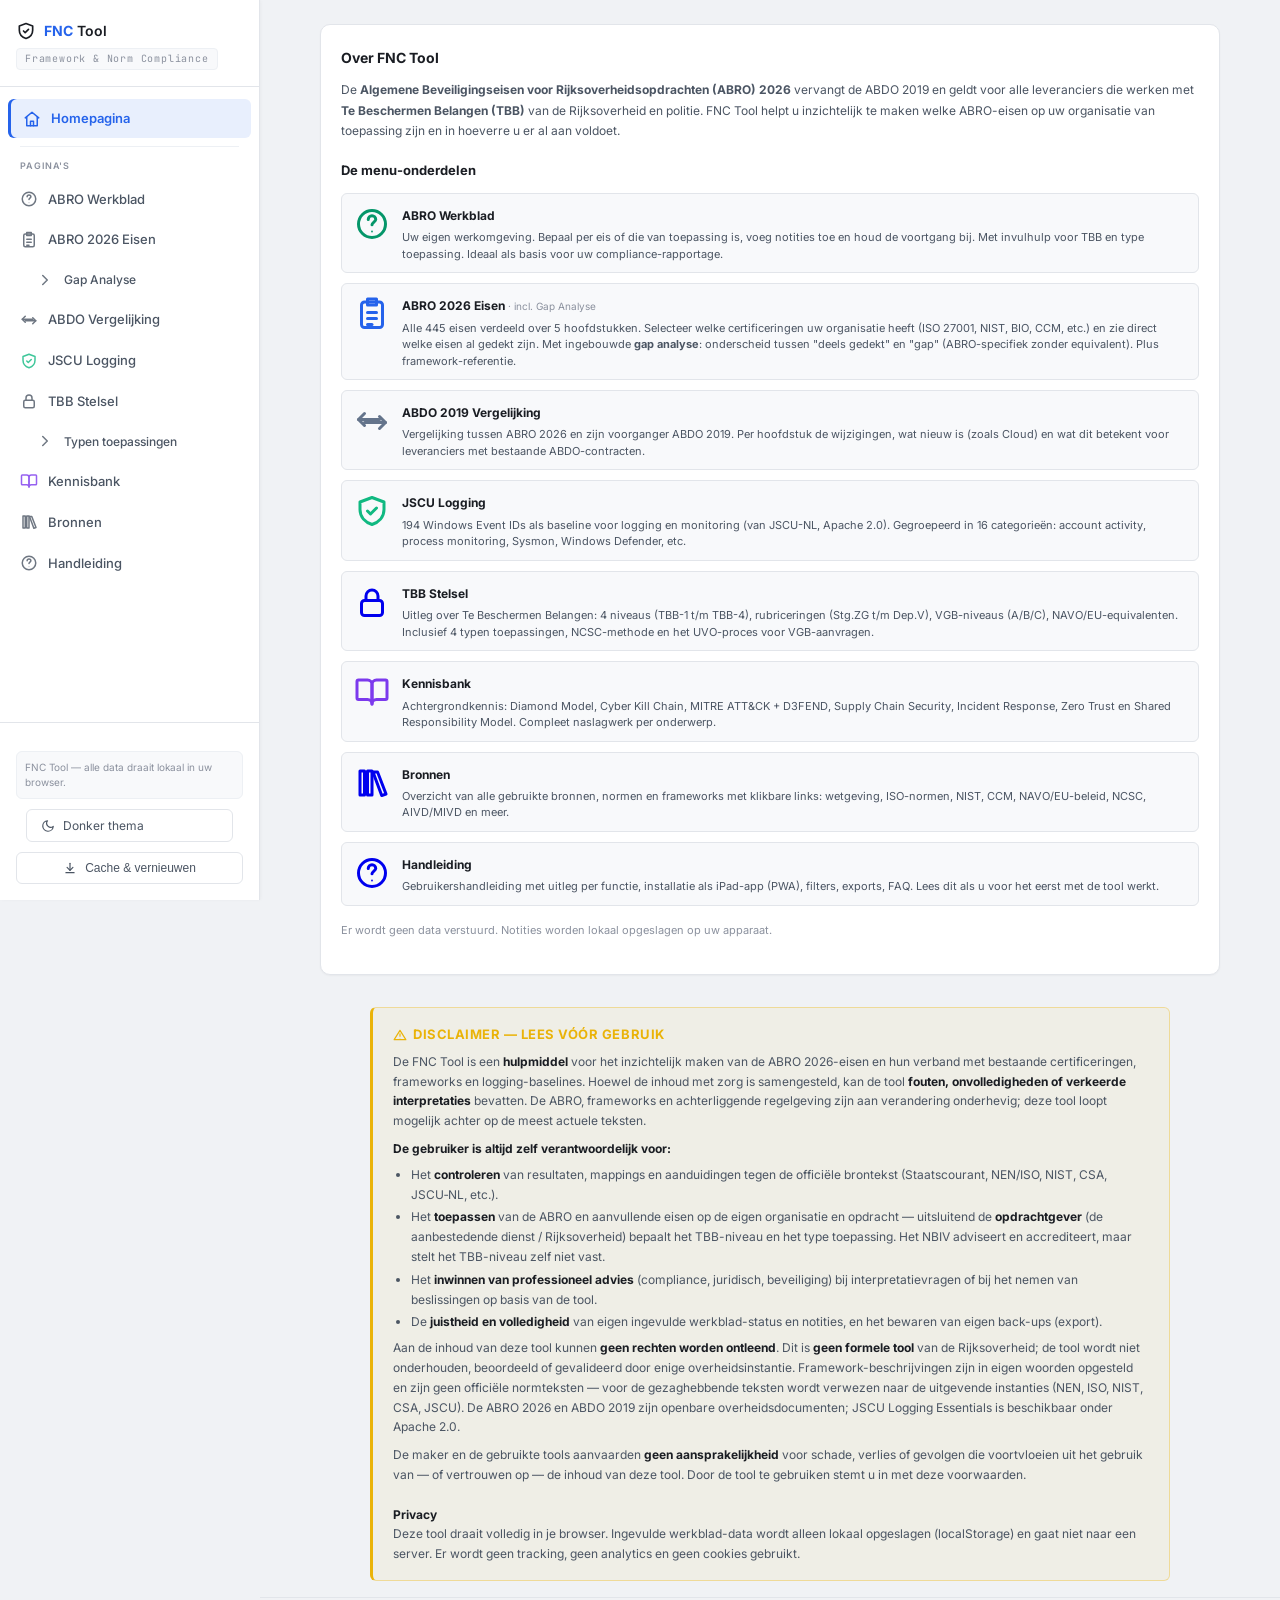
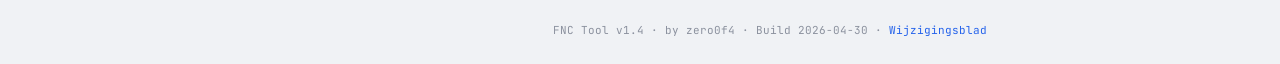
<file: home.html>
<!DOCTYPE html>
<html lang="nl">
<head>
  <meta charset="UTF-8">
  <meta name="viewport" content="width=device-width, initial-scale=1.0">
  <title>FNC Tool — Framework & Norm Compliance · ABRO 2026</title>
  <meta name="description" content="Gratis hulpmiddel voor compliance-officers, CISO's en leveranciers: 445 ABRO 2026 eisen mappen op ISO 27001, NIST CSF, BIO 2.0, ABDO, CSA CCM en meer.">
  <meta name="keywords" content="ABRO 2026, compliance, BIO, ISO 27001, NIST CSF, ABDO, JSCU, TBB, Rijksoverheid">
  <meta name="robots" content="index, follow">
  <meta name="author" content="zero0f4">
  <link rel="canonical" href="https://zero0f4.github.io/fnc-tool/home.html">
  <meta property="og:title" content="FNC Tool — Framework & Norm Compliance">
  <meta property="og:description" content="445 ABRO 2026 eisen mappen op leverancier-certificeringen. Gratis, offline-capable.">
  <meta property="og:type" content="website">
  <meta property="og:url" content="https://zero0f4.github.io/fnc-tool/home.html">
  <meta property="og:locale" content="nl_NL">
  <link rel="stylesheet" href="styles.css">
  <link rel="manifest" href="manifest.json">
  <meta name="apple-mobile-web-app-capable" content="yes">
  <meta name="apple-mobile-web-app-status-bar-style" content="default">
  <meta name="apple-mobile-web-app-title" content="FNC Tool">
  <meta name="theme-color" content="#2563eb">
  <script src="theme.js"></script>
  <style>
    .home-hero {
      text-align: center;
      padding: 48px 36px 36px;
      background: var(--bg-surface);
      border-bottom: 1px solid var(--border);
    }
    .home-hero .hero-icon {
      font-size: 48px;
      color: var(--accent);
      margin-bottom: 12px;
    }
    .home-hero h1 {
      font-size: 28px;
      font-weight: 700;
      color: var(--text-primary);
      letter-spacing: -0.02em;
    }
    .home-hero .hero-sub {
      font-size: 14px;
      color: var(--text-muted);
      margin-top: 4px;
      font-family: var(--font-mono);
      font-size: 11px;
      letter-spacing: 0.04em;
    }
    .home-intro {
      max-width: 720px;
      margin: 32px auto;
      padding: 0 36px;
      font-size: 13px;
      color: var(--text-secondary);
      line-height: 1.8;
    }
    .home-intro p { margin-bottom: 16px; }
    .home-cards {
      display: grid;
      grid-template-columns: repeat(auto-fit, minmax(280px, 1fr));
      gap: 20px;
      padding: 0 36px 48px;
      max-width: 960px;
      margin: 0 auto;
    }
    .home-card {
      background: var(--bg-surface);
      border: 1px solid var(--border);
      border-radius: var(--radius-lg);
      padding: 24px;
      text-decoration: none;
      color: inherit;
      transition: all 0.2s;
      box-shadow: var(--shadow-sm);
      position: relative;
      overflow: hidden;
    }
    .home-card::before {
      content: '';
      position: absolute;
      top: 0; left: 0; right: 0;
      height: 3px;
      background: var(--card-accent, var(--accent));
    }
    .home-card:hover {
      box-shadow: var(--shadow-md);
      border-color: var(--card-accent, var(--accent));
      transform: translateY(-2px);
    }
    .home-card-icon {
      font-size: 24px;
      margin-bottom: 8px;
      display: block;
    }
    .home-card-title {
      font-size: 15px;
      font-weight: 700;
      color: var(--text-primary);
      margin-bottom: 6px;
    }
    .home-card-desc {
      font-size: 12px;
      color: var(--text-secondary);
      line-height: 1.6;
    }
    .home-card-arrow {
      display: block;
      margin-top: 12px;
      font-size: 11px;
      font-weight: 600;
      color: var(--card-accent, var(--accent));
      font-family: var(--font-mono);
    }
    .home-footer {
      text-align: center;
      padding: 24px;
      font-size: 11px;
      color: var(--text-muted);
      border-top: 1px solid var(--border);
      font-family: var(--font-mono);
    }
  </style>
</head>
<body>

<div id="app">
  <button class="mobile-menu-btn" id="menuBtn" aria-label="Menu openen"><span data-icon="menu" data-icon-size="20"></span></button>
  <div class="mobile-menu-overlay" id="menuOverlay" ></div>
  <aside id="sidebar">
    <div class="sidebar-header">
      <div class="logo">
        <span class="logo-icon" data-icon="jscu" data-icon-size="20"></span>
        <span class="logo-text"><strong>FNC</strong> Tool</span>
      </div>
      <div class="version-badge">Framework & Norm Compliance</div>
    </div>
    <nav class="sidebar-nav">
      <a href="home.html" class="nav-item active" style="text-decoration:none">
        <span class="nav-icon" data-icon="home"></span> Homepagina
      </a>
      <div class="nav-divider"></div>
      <div class="nav-section-label">Pagina's</div>
      <a href="werkblad.html" class="nav-item" style="text-decoration:none">
        <span class="nav-icon" data-icon="manual"></span> ABRO Werkblad
      </a>
      <a href="index.html" class="nav-item" style="text-decoration:none">
        <span class="nav-icon" data-icon="requirements"></span> ABRO 2026 Eisen
      </a>
      <a href="index.html#gaps" class="nav-item" style="text-decoration:none;font-size:12px;padding-left:28px">
        <span class="nav-icon" data-icon="chevron-right" data-icon-size="12"></span> Gap Analyse
      </a>
      <a href="abdo.html" class="nav-item" style="text-decoration:none">
        <span class="nav-icon" data-icon="abdo"></span> ABDO Vergelijking
      </a>
      <a href="jscu.html" class="nav-item" style="text-decoration:none">
        <span class="nav-icon" style="color:var(--fw-jscu)" data-icon="jscu"></span> JSCU Logging
      </a>
      <a href="tbb.html" class="nav-item" style="text-decoration:none">
        <span class="nav-icon" data-icon="tbb"></span> TBB Stelsel
      </a>
      <a href="tbb.html#toepassingen" class="nav-item" style="text-decoration:none;font-size:12px;padding-left:28px">
        <span class="nav-icon" data-icon="chevron-right" data-icon-size="12"></span> Typen toepassingen
      </a>
      <a href="diamond.html" class="nav-item" style="text-decoration:none">
        <span class="nav-icon" style="color:var(--purple)" data-icon="knowledge"></span> Kennisbank
      </a>
      <a href="bronnen.html" class="nav-item" style="text-decoration:none">
        <span class="nav-icon" data-icon="sources"></span> Bronnen
      </a>
      <a href="handleiding.html" class="nav-item" style="text-decoration:none">
        <span class="nav-icon" data-icon="manual"></span> Handleiding
      </a>
    </nav>
    <div class="sidebar-frameworks">
      <div class="sidebar-hint">
        FNC Tool — alle data draait lokaal in uw browser.
      </div>
      <button class="theme-toggle-btn" onclick="toggleTheme()" title="Wissel licht/donker thema">
        <span class="theme-toggle-icon" data-icon="theme-dark"></span>
        <span class="theme-toggle-label">Donker thema</span>
      </button>
      <button style="margin-top:8px;padding:8px 14px;border:1px solid var(--border);background:var(--bg-surface);color:var(--text-secondary);border-radius:6px;cursor:pointer;font-size:12px;display:flex;align-items:center;gap:8px;width:100%;justify-content:center" onclick="if('serviceWorker' in navigator){caches.keys().then(k=>Promise.all(k.map(c=>caches.delete(c)))).then(()=>{navigator.serviceWorker.getRegistrations().then(r=>r.forEach(sw=>sw.unregister())).then(()=>{alert('Cache gewist. Pagina wordt herladen.');location.reload(true)})});}else{location.reload(true);}">
        <span data-icon="download" data-icon-size="14"></span>
        Cache &amp; vernieuwen
      </button>
    </div>
  </aside>

  <main id="main">

    <div class="home-intro" style="max-width:900px;margin:24px auto;padding:20px;background:var(--bg-surface);border:1px solid var(--border);border-radius:var(--radius-lg);box-shadow:var(--shadow-sm)">
      <h3 style="font-size:14px;color:var(--text-primary);margin-bottom:10px">Over FNC Tool</h3>
      <p style="font-size:12px;color:var(--text-secondary);line-height:1.7;margin-bottom:14px">
        De <strong>Algemene Beveiligingseisen voor Rijksoverheidsopdrachten (ABRO) 2026</strong> vervangt de ABDO 2019
        en geldt voor alle leveranciers die werken met <strong>Te Beschermen Belangen (TBB)</strong> van de Rijksoverheid en politie.
        FNC Tool helpt u inzichtelijk te maken welke ABRO-eisen op uw organisatie van toepassing zijn en in hoeverre u er al aan voldoet.
      </p>

      <h3 style="font-size:13px;color:var(--text-primary);margin:18px 0 10px">De menu-onderdelen</h3>
      <div style="display:grid;gap:10px">

        <a href="werkblad.html" style="display:grid;grid-template-columns:36px 1fr;gap:12px;padding:10px 12px;border:1px solid var(--border);border-radius:var(--radius);text-decoration:none;background:var(--bg-elevated)">
          <span data-icon="manual" data-icon-size="20" style="color:var(--green);align-self:start;margin-top:2px"></span>
          <div>
            <strong style="font-size:12px;color:var(--text-primary)">ABRO Werkblad</strong>
            <div style="font-size:11px;color:var(--text-secondary);line-height:1.5;margin-top:2px">Uw eigen werkomgeving. Bepaal per eis of die van toepassing is, voeg notities toe en houd de voortgang bij. Met invulhulp voor TBB en type toepassing. Ideaal als basis voor uw compliance-rapportage.</div>
          </div>
        </a>

        <a href="index.html" style="display:grid;grid-template-columns:36px 1fr;gap:12px;padding:10px 12px;border:1px solid var(--border);border-radius:var(--radius);text-decoration:none;background:var(--bg-elevated)">
          <span data-icon="requirements" data-icon-size="20" style="color:var(--accent);align-self:start;margin-top:2px"></span>
          <div>
            <strong style="font-size:12px;color:var(--text-primary)">ABRO 2026 Eisen <span style="font-size:10px;color:var(--text-muted);font-weight:400">· incl. Gap Analyse</span></strong>
            <div style="font-size:11px;color:var(--text-secondary);line-height:1.5;margin-top:2px">Alle 445 eisen verdeeld over 5 hoofdstukken. Selecteer welke certificeringen uw organisatie heeft (ISO 27001, NIST, BIO, CCM, etc.) en zie direct welke eisen al gedekt zijn. Met ingebouwde <strong>gap analyse</strong>: onderscheid tussen "deels gedekt" en "gap" (ABRO-specifiek zonder equivalent). Plus framework-referentie.</div>
          </div>
        </a>

        <a href="abdo.html" style="display:grid;grid-template-columns:36px 1fr;gap:12px;padding:10px 12px;border:1px solid var(--border);border-radius:var(--radius);text-decoration:none;background:var(--bg-elevated)">
          <span data-icon="abdo" data-icon-size="20" style="color:var(--fw-abdo);align-self:start;margin-top:2px"></span>
          <div>
            <strong style="font-size:12px;color:var(--text-primary)">ABDO 2019 Vergelijking</strong>
            <div style="font-size:11px;color:var(--text-secondary);line-height:1.5;margin-top:2px">Vergelijking tussen ABRO 2026 en zijn voorganger ABDO 2019. Per hoofdstuk de wijzigingen, wat nieuw is (zoals Cloud) en wat dit betekent voor leveranciers met bestaande ABDO-contracten.</div>
          </div>
        </a>

        <a href="jscu.html" style="display:grid;grid-template-columns:36px 1fr;gap:12px;padding:10px 12px;border:1px solid var(--border);border-radius:var(--radius);text-decoration:none;background:var(--bg-elevated)">
          <span data-icon="jscu" data-icon-size="20" style="color:var(--fw-jscu);align-self:start;margin-top:2px"></span>
          <div>
            <strong style="font-size:12px;color:var(--text-primary)">JSCU Logging</strong>
            <div style="font-size:11px;color:var(--text-secondary);line-height:1.5;margin-top:2px">194 Windows Event IDs als baseline voor logging en monitoring (van JSCU-NL, Apache 2.0). Gegroepeerd in 16 categorieën: account activity, process monitoring, Sysmon, Windows Defender, etc.</div>
          </div>
        </a>

        <a href="tbb.html" style="display:grid;grid-template-columns:36px 1fr;gap:12px;padding:10px 12px;border:1px solid var(--border);border-radius:var(--radius);text-decoration:none;background:var(--bg-elevated)">
          <span data-icon="tbb" data-icon-size="20" style="align-self:start;margin-top:2px"></span>
          <div>
            <strong style="font-size:12px;color:var(--text-primary)">TBB Stelsel</strong>
            <div style="font-size:11px;color:var(--text-secondary);line-height:1.5;margin-top:2px">Uitleg over Te Beschermen Belangen: 4 niveaus (TBB-1 t/m TBB-4), rubriceringen (Stg.ZG t/m Dep.V), VGB-niveaus (A/B/C), NAVO/EU-equivalenten. Inclusief 4 typen toepassingen, NCSC-methode en het UVO-proces voor VGB-aanvragen.</div>
          </div>
        </a>

        <a href="diamond.html" style="display:grid;grid-template-columns:36px 1fr;gap:12px;padding:10px 12px;border:1px solid var(--border);border-radius:var(--radius);text-decoration:none;background:var(--bg-elevated)">
          <span data-icon="knowledge" data-icon-size="20" style="color:var(--purple);align-self:start;margin-top:2px"></span>
          <div>
            <strong style="font-size:12px;color:var(--text-primary)">Kennisbank</strong>
            <div style="font-size:11px;color:var(--text-secondary);line-height:1.5;margin-top:2px">Achtergrondkennis: Diamond Model, Cyber Kill Chain, MITRE ATT&CK + D3FEND, Supply Chain Security, Incident Response, Zero Trust en Shared Responsibility Model. Compleet naslagwerk per onderwerp.</div>
          </div>
        </a>

        <a href="bronnen.html" style="display:grid;grid-template-columns:36px 1fr;gap:12px;padding:10px 12px;border:1px solid var(--border);border-radius:var(--radius);text-decoration:none;background:var(--bg-elevated)">
          <span data-icon="sources" data-icon-size="20" style="align-self:start;margin-top:2px"></span>
          <div>
            <strong style="font-size:12px;color:var(--text-primary)">Bronnen</strong>
            <div style="font-size:11px;color:var(--text-secondary);line-height:1.5;margin-top:2px">Overzicht van alle gebruikte bronnen, normen en frameworks met klikbare links: wetgeving, ISO-normen, NIST, CCM, NAVO/EU-beleid, NCSC, AIVD/MIVD en meer.</div>
          </div>
        </a>

        <a href="handleiding.html" style="display:grid;grid-template-columns:36px 1fr;gap:12px;padding:10px 12px;border:1px solid var(--border);border-radius:var(--radius);text-decoration:none;background:var(--bg-elevated)">
          <span data-icon="manual" data-icon-size="20" style="align-self:start;margin-top:2px"></span>
          <div>
            <strong style="font-size:12px;color:var(--text-primary)">Handleiding</strong>
            <div style="font-size:11px;color:var(--text-secondary);line-height:1.5;margin-top:2px">Gebruikershandleiding met uitleg per functie, installatie als iPad-app (PWA), filters, exports, FAQ. Lees dit als u voor het eerst met de tool werkt.</div>
          </div>
        </a>

      </div>

      <p style="font-size:11px;color:var(--text-muted);line-height:1.5;margin-top:16px">
        Er wordt geen data verstuurd. Notities worden lokaal opgeslagen op uw apparaat.
      </p>
    </div>

    <div class="home-disclaimer" id="disclaimer">
      <div class="disc-title"><span data-icon="gaps" data-icon-size="14"></span> Disclaimer — lees vóór gebruik</div>
      <p style="margin:0 0 8px 0">
        De FNC Tool is een <strong>hulpmiddel</strong> voor het inzichtelijk maken van de ABRO 2026-eisen en hun verband met bestaande certificeringen, frameworks en logging-baselines. Hoewel de inhoud met zorg is samengesteld, kan de tool <strong>fouten, onvolledigheden of verkeerde interpretaties</strong> bevatten. De ABRO, frameworks en achterliggende regelgeving zijn aan verandering onderhevig; deze tool loopt mogelijk achter op de meest actuele teksten.
      </p>
      <p style="margin:0 0 6px 0"><strong>De gebruiker is altijd zelf verantwoordelijk voor:</strong></p>
      <ul>
        <li>Het <strong>controleren</strong> van resultaten, mappings en aanduidingen tegen de officiële brontekst (Staatscourant, NEN/ISO, NIST, CSA, JSCU‑NL, etc.).</li>
        <li>Het <strong>toepassen</strong> van de ABRO en aanvullende eisen op de eigen organisatie en opdracht — uitsluitend de <strong>opdrachtgever</strong> (de aanbestedende dienst / Rijksoverheid) bepaalt het TBB-niveau en het type toepassing. Het NBIV adviseert en accrediteert, maar stelt het TBB-niveau zelf niet vast.</li>
        <li>Het <strong>inwinnen van professioneel advies</strong> (compliance, juridisch, beveiliging) bij interpretatievragen of bij het nemen van beslissingen op basis van de tool.</li>
        <li>De <strong>juistheid en volledigheid</strong> van eigen ingevulde werkblad-status en notities, en het bewaren van eigen back-ups (export).</li>
      </ul>
      <p style="margin:0 0 8px 0">
        Aan de inhoud van deze tool kunnen <strong>geen rechten worden ontleend</strong>. Dit is <strong>geen formele tool</strong> van de Rijksoverheid; de tool wordt niet onderhouden, beoordeeld of gevalideerd door enige overheidsinstantie. Framework-beschrijvingen zijn in eigen woorden opgesteld en zijn geen officiële normteksten — voor de gezaghebbende teksten wordt verwezen naar de uitgevende instanties (NEN, ISO, NIST, CSA, JSCU). De ABRO 2026 en ABDO 2019 zijn openbare overheidsdocumenten; JSCU Logging Essentials is beschikbaar onder Apache 2.0.
      </p>
      <p style="margin:0">
        De maker en de gebruikte tools aanvaarden <strong>geen aansprakelijkheid</strong> voor schade, verlies of gevolgen die voortvloeien uit het gebruik van — of vertrouwen op — de inhoud van deze tool. Door de tool te gebruiken stemt u in met deze voorwaarden.
      </p>
      <br>
      <strong>Privacy</strong><br>
      Deze tool draait volledig in je browser. Ingevulde werkblad-data wordt alleen lokaal opgeslagen (localStorage) en gaat niet naar een server. Er wordt geen tracking, geen analytics en geen cookies gebruikt.
    </div>

    <div class="home-footer">
      FNC Tool v1.4 · by zero0f4 &middot; Build 2026-04-30 &middot; <a href="changelog.html" style="color:var(--accent);text-decoration:none">Wijzigingsblad</a>
    </div>
  </main>
</div>

<script src="abro-data.js"></script>
<script src="frameworks-ref.js"></script>
<script src="icons.js"></script>
<script src="menu.js"></script>
<script src="globalsearch.js"></script>
<script>if("serviceWorker" in navigator){navigator.serviceWorker.register("sw.js")}</script>
<script src="easter.js"></script>
</body>
</html>
</file>
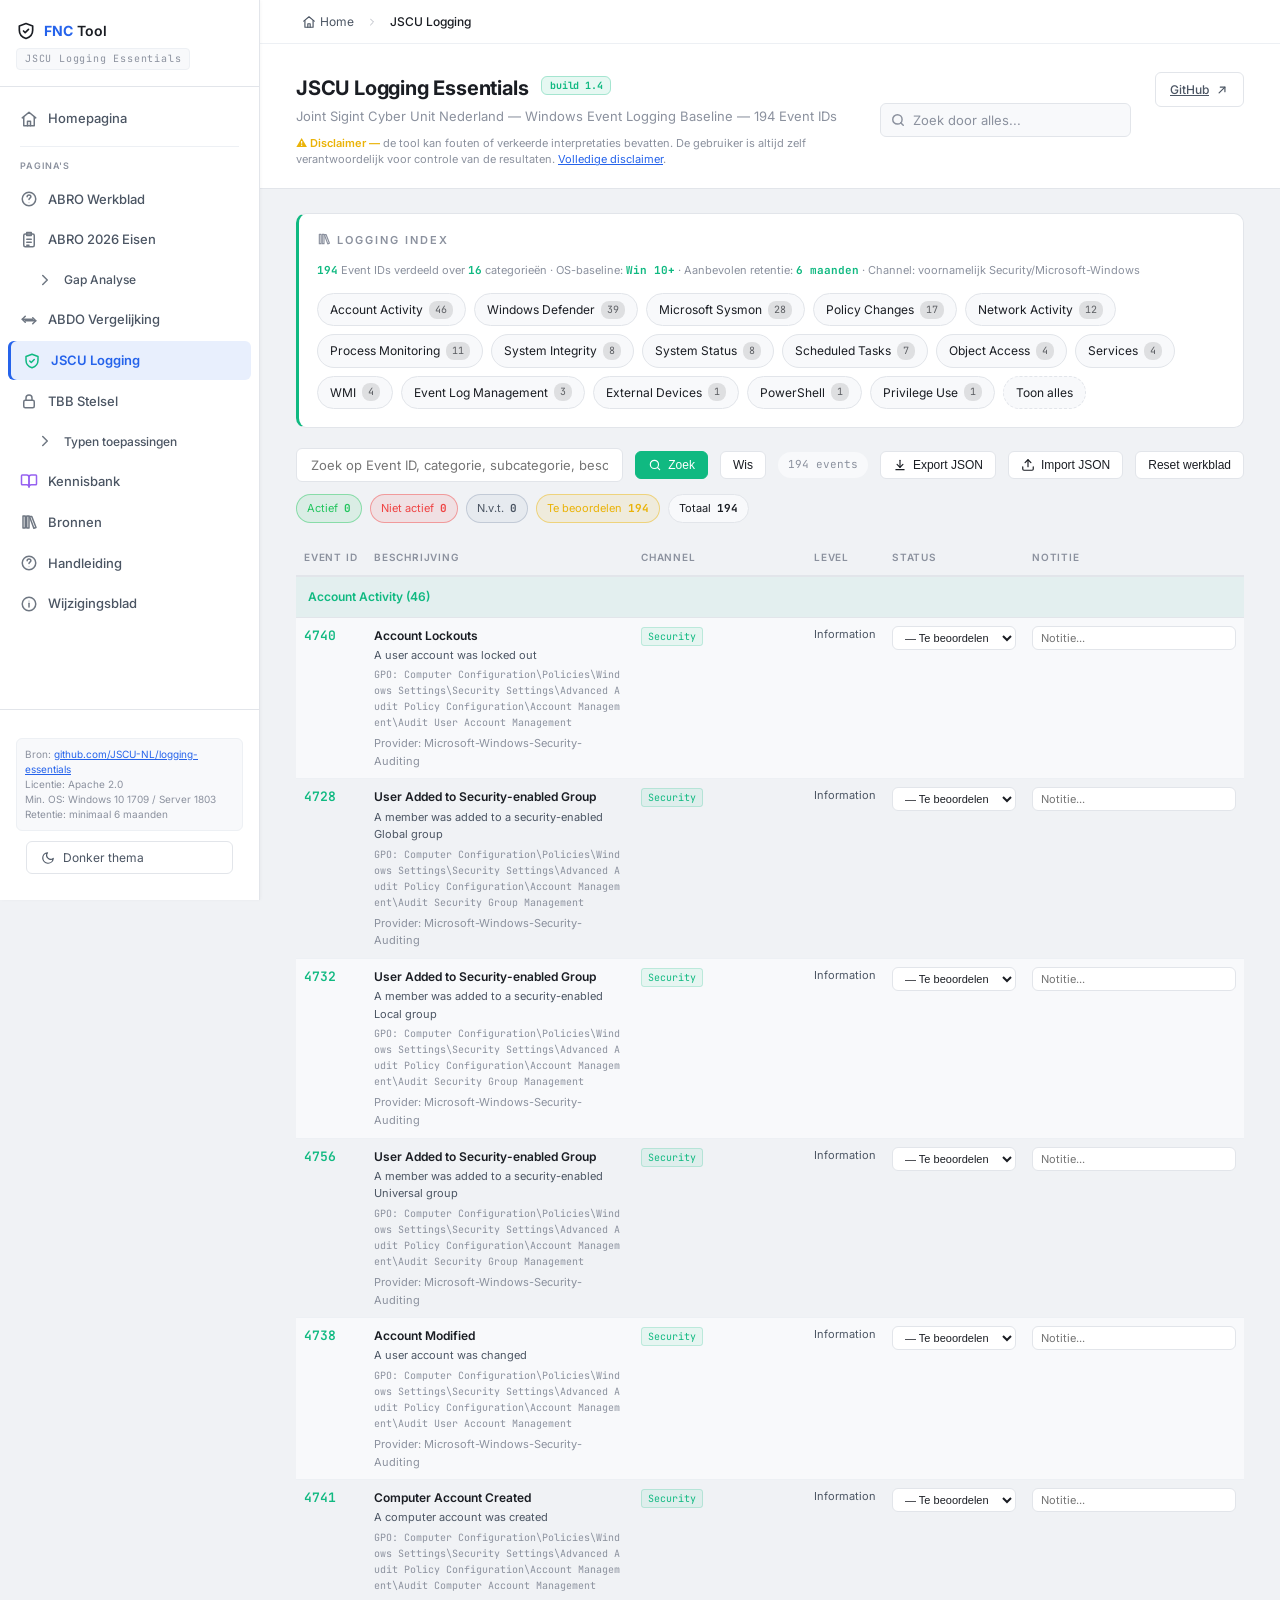
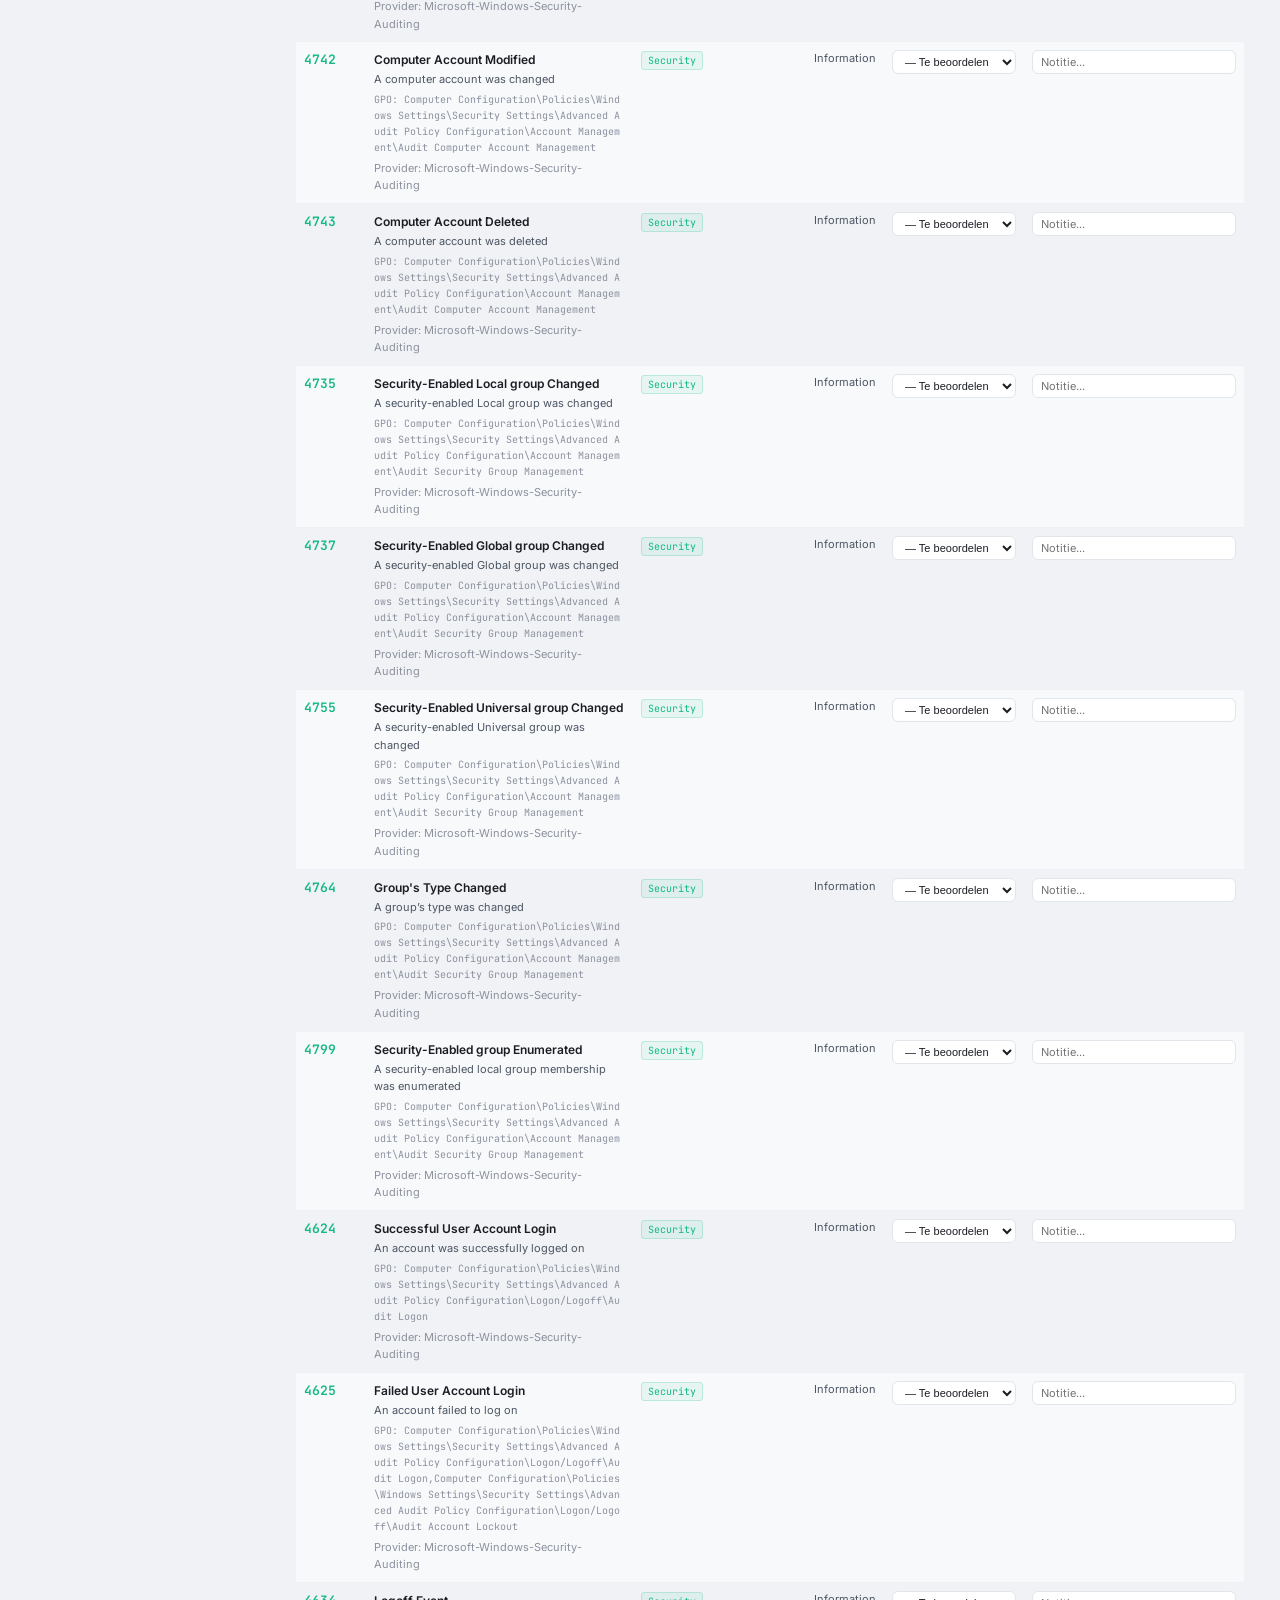
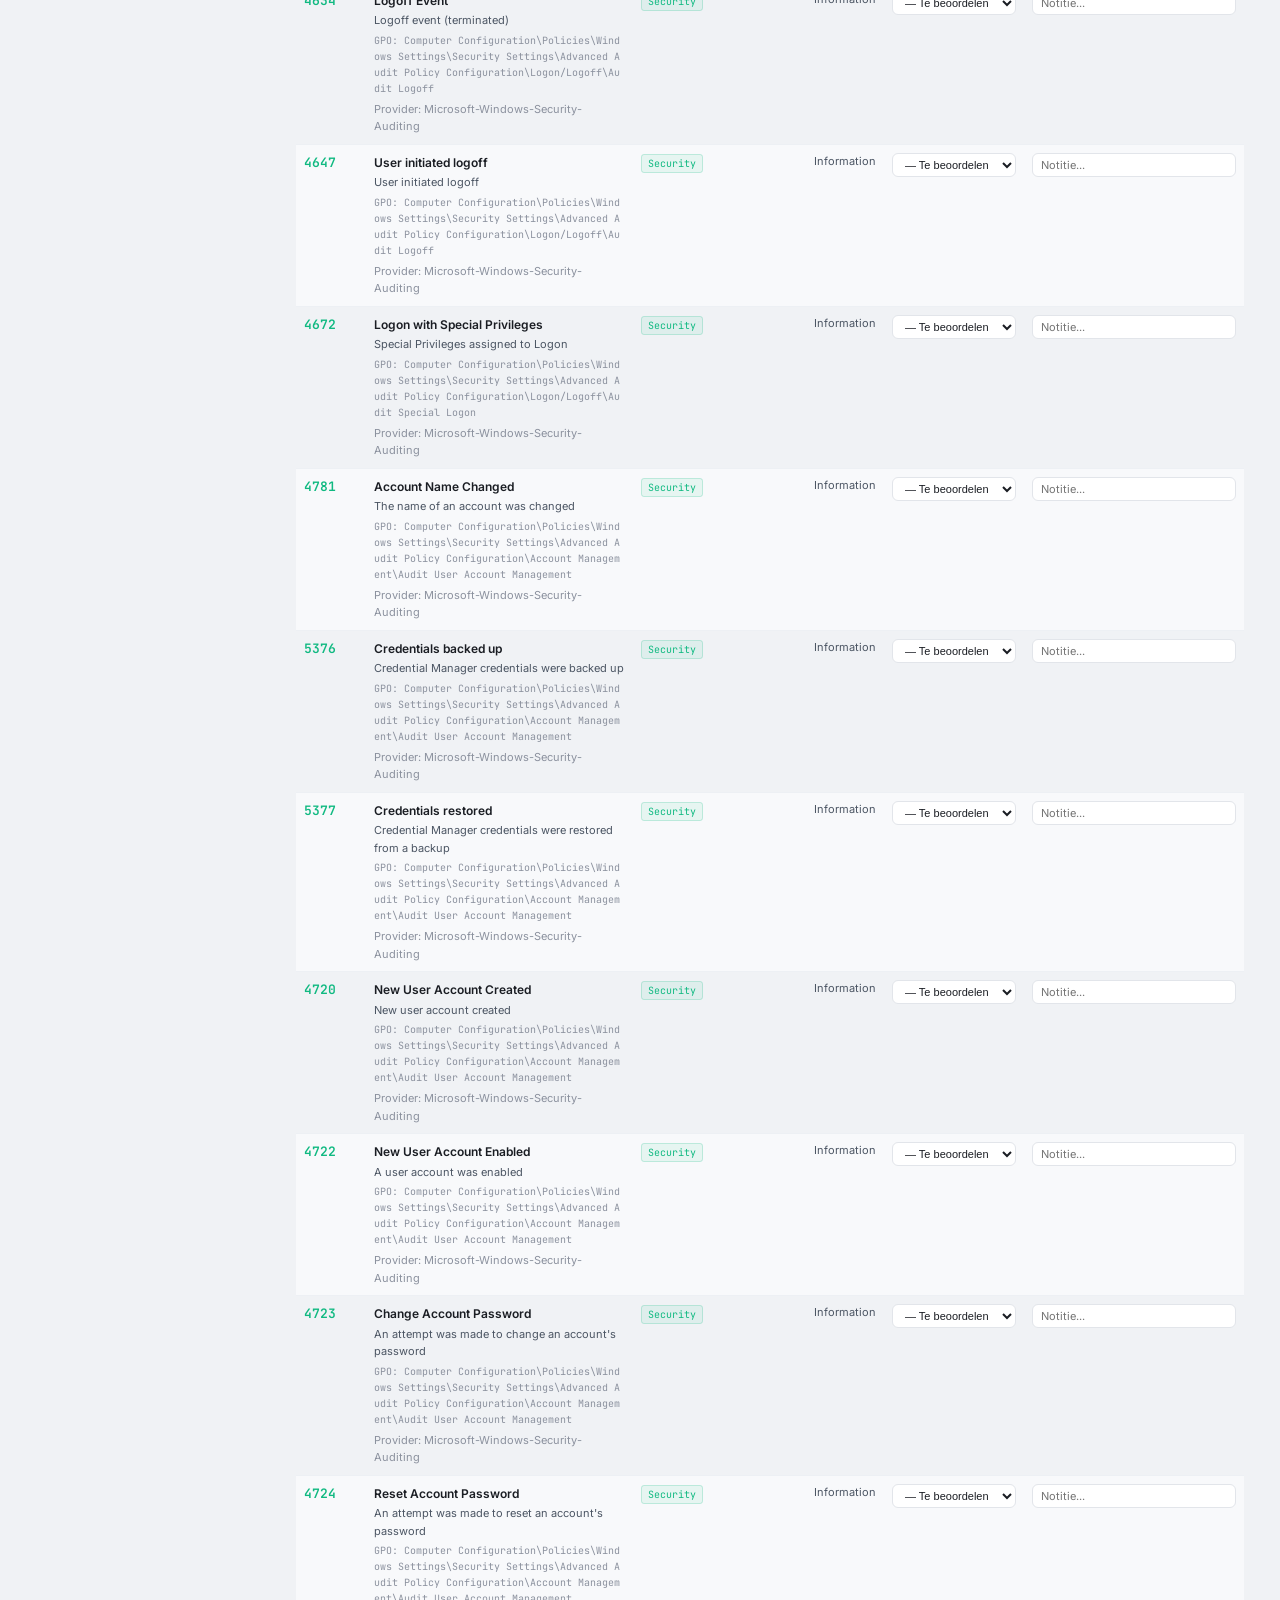
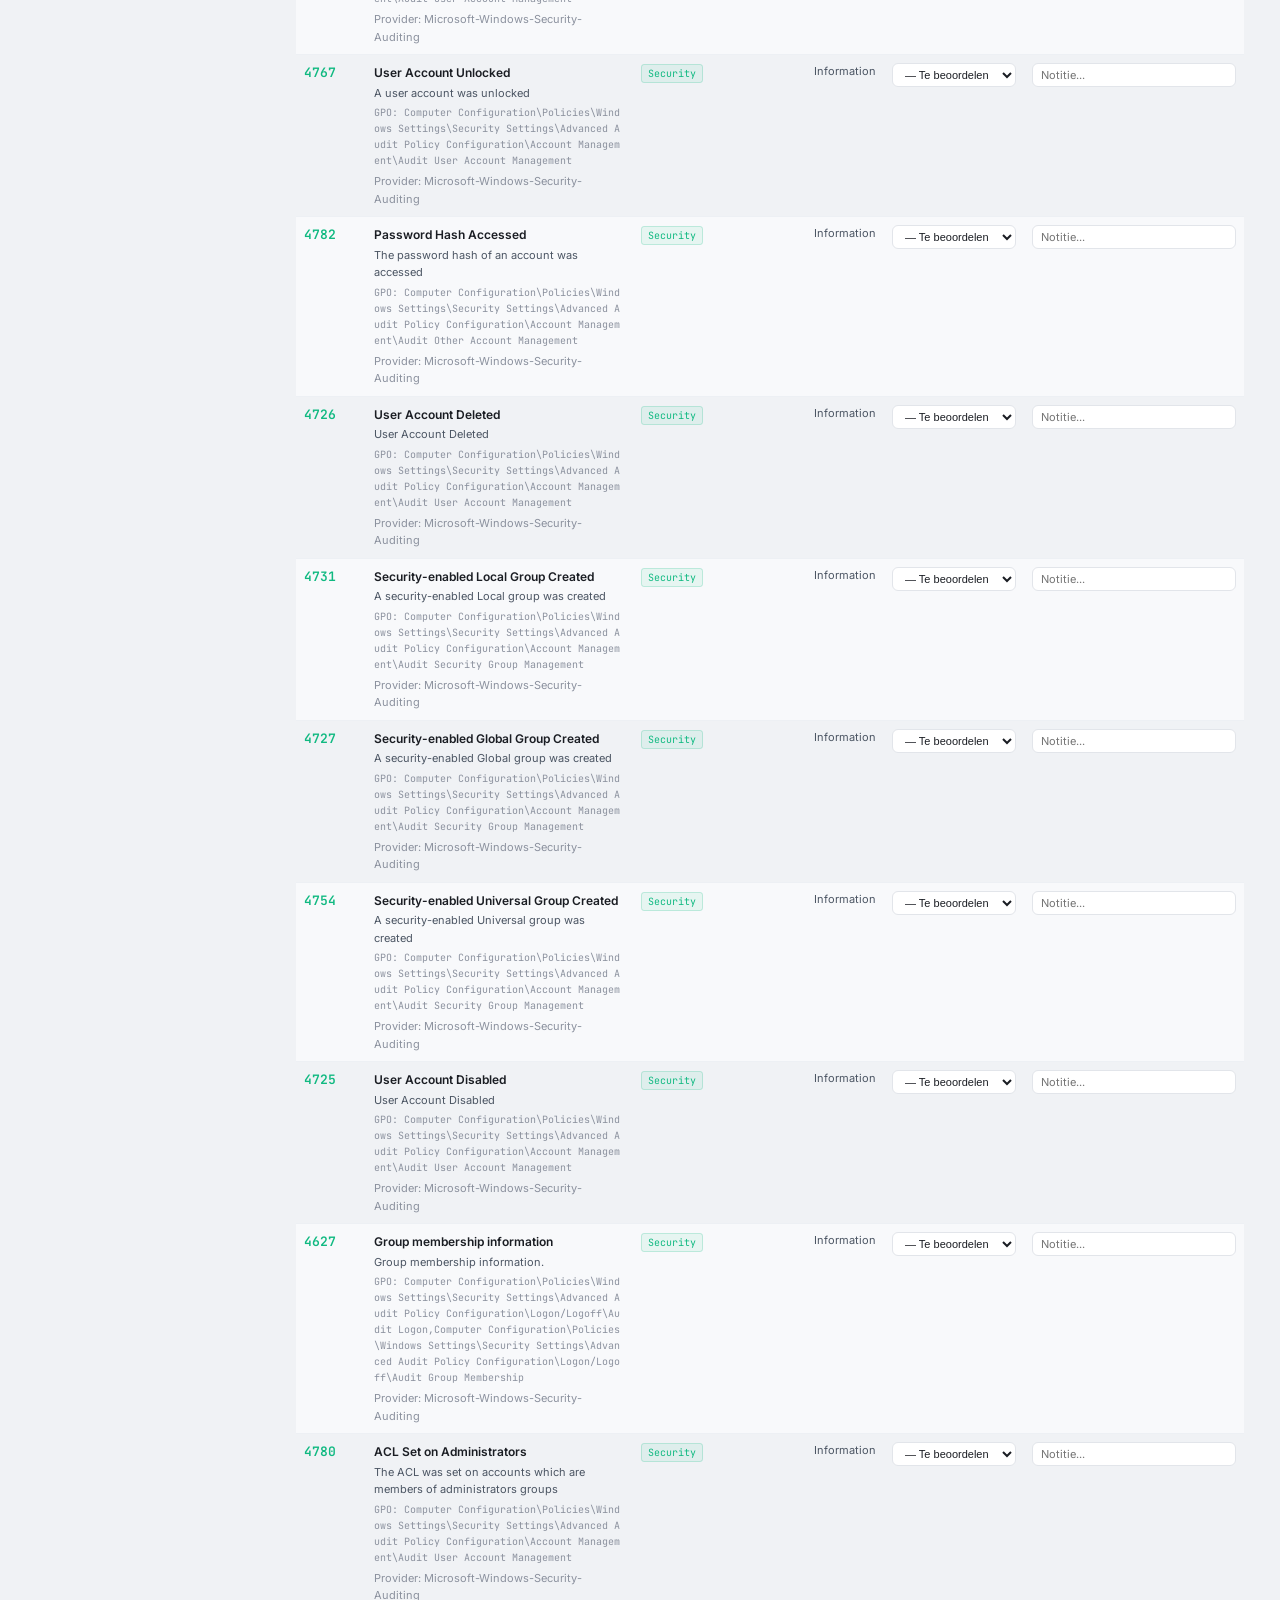
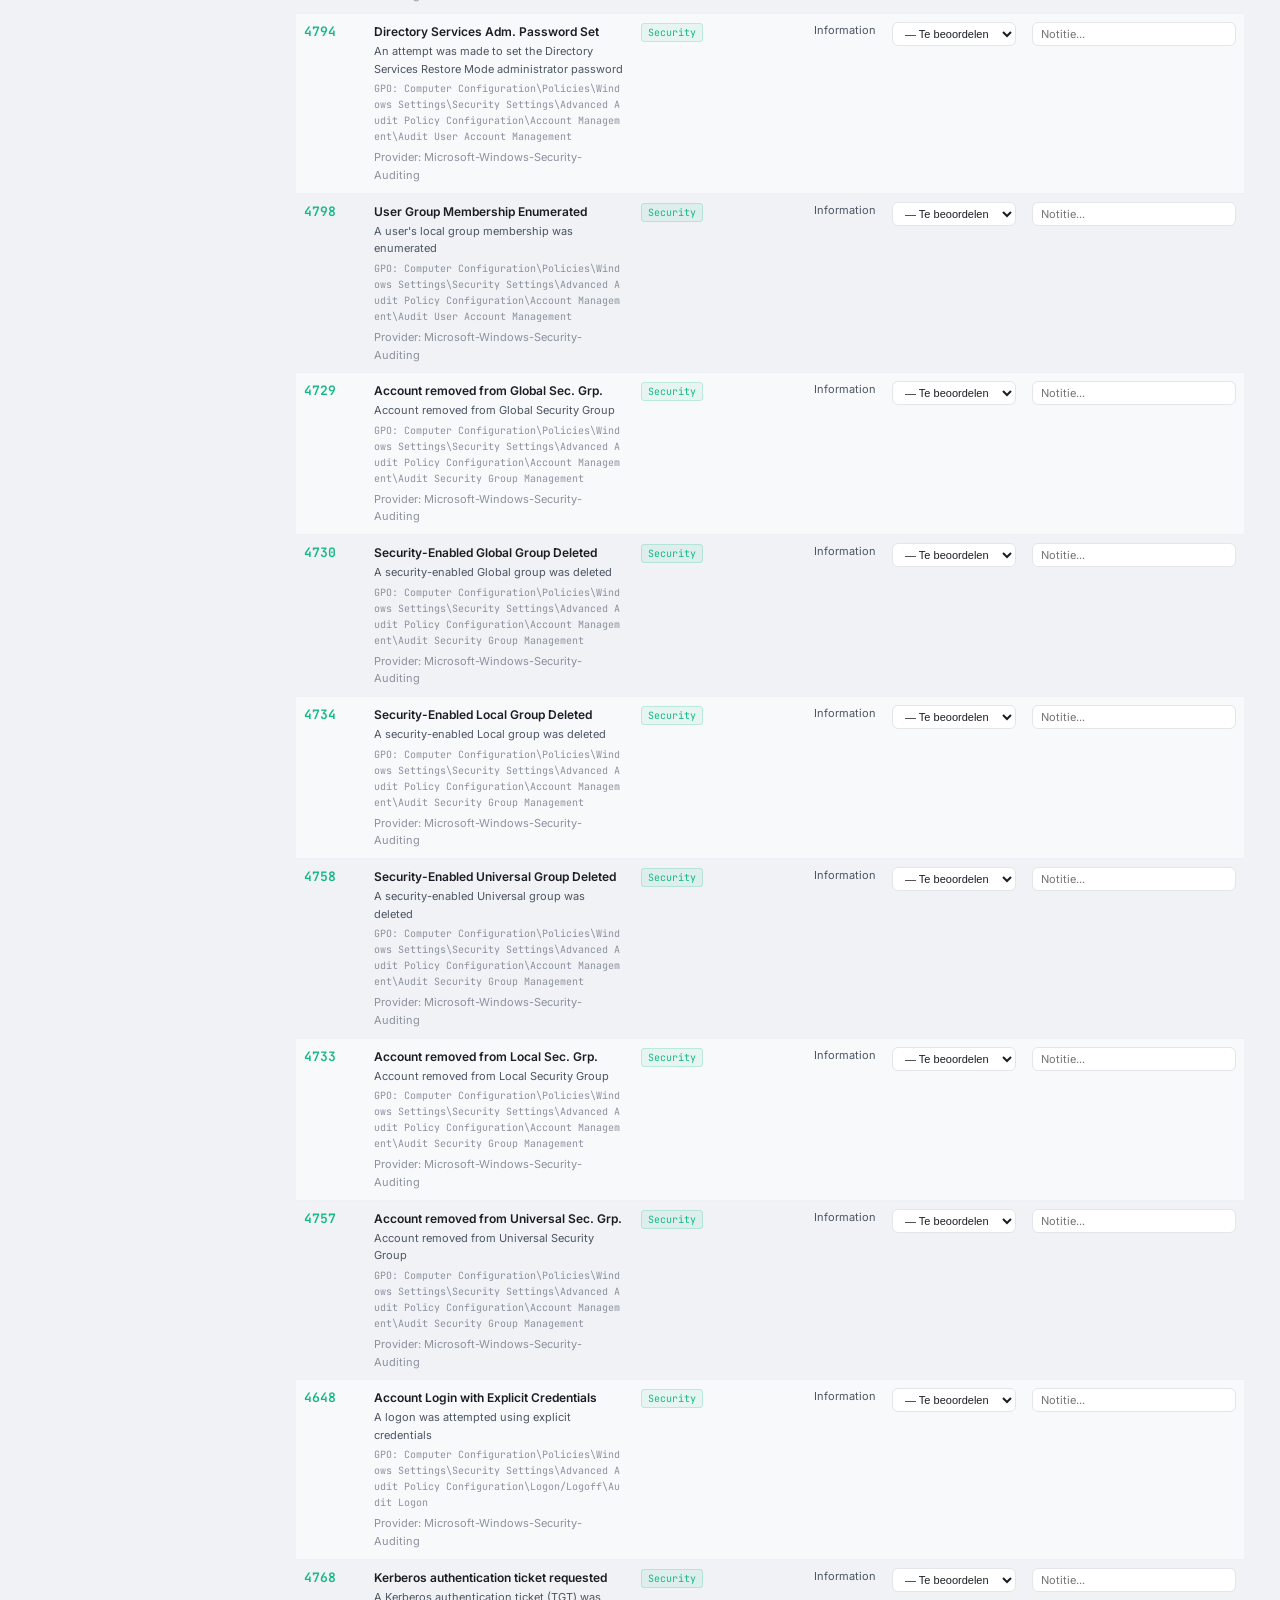
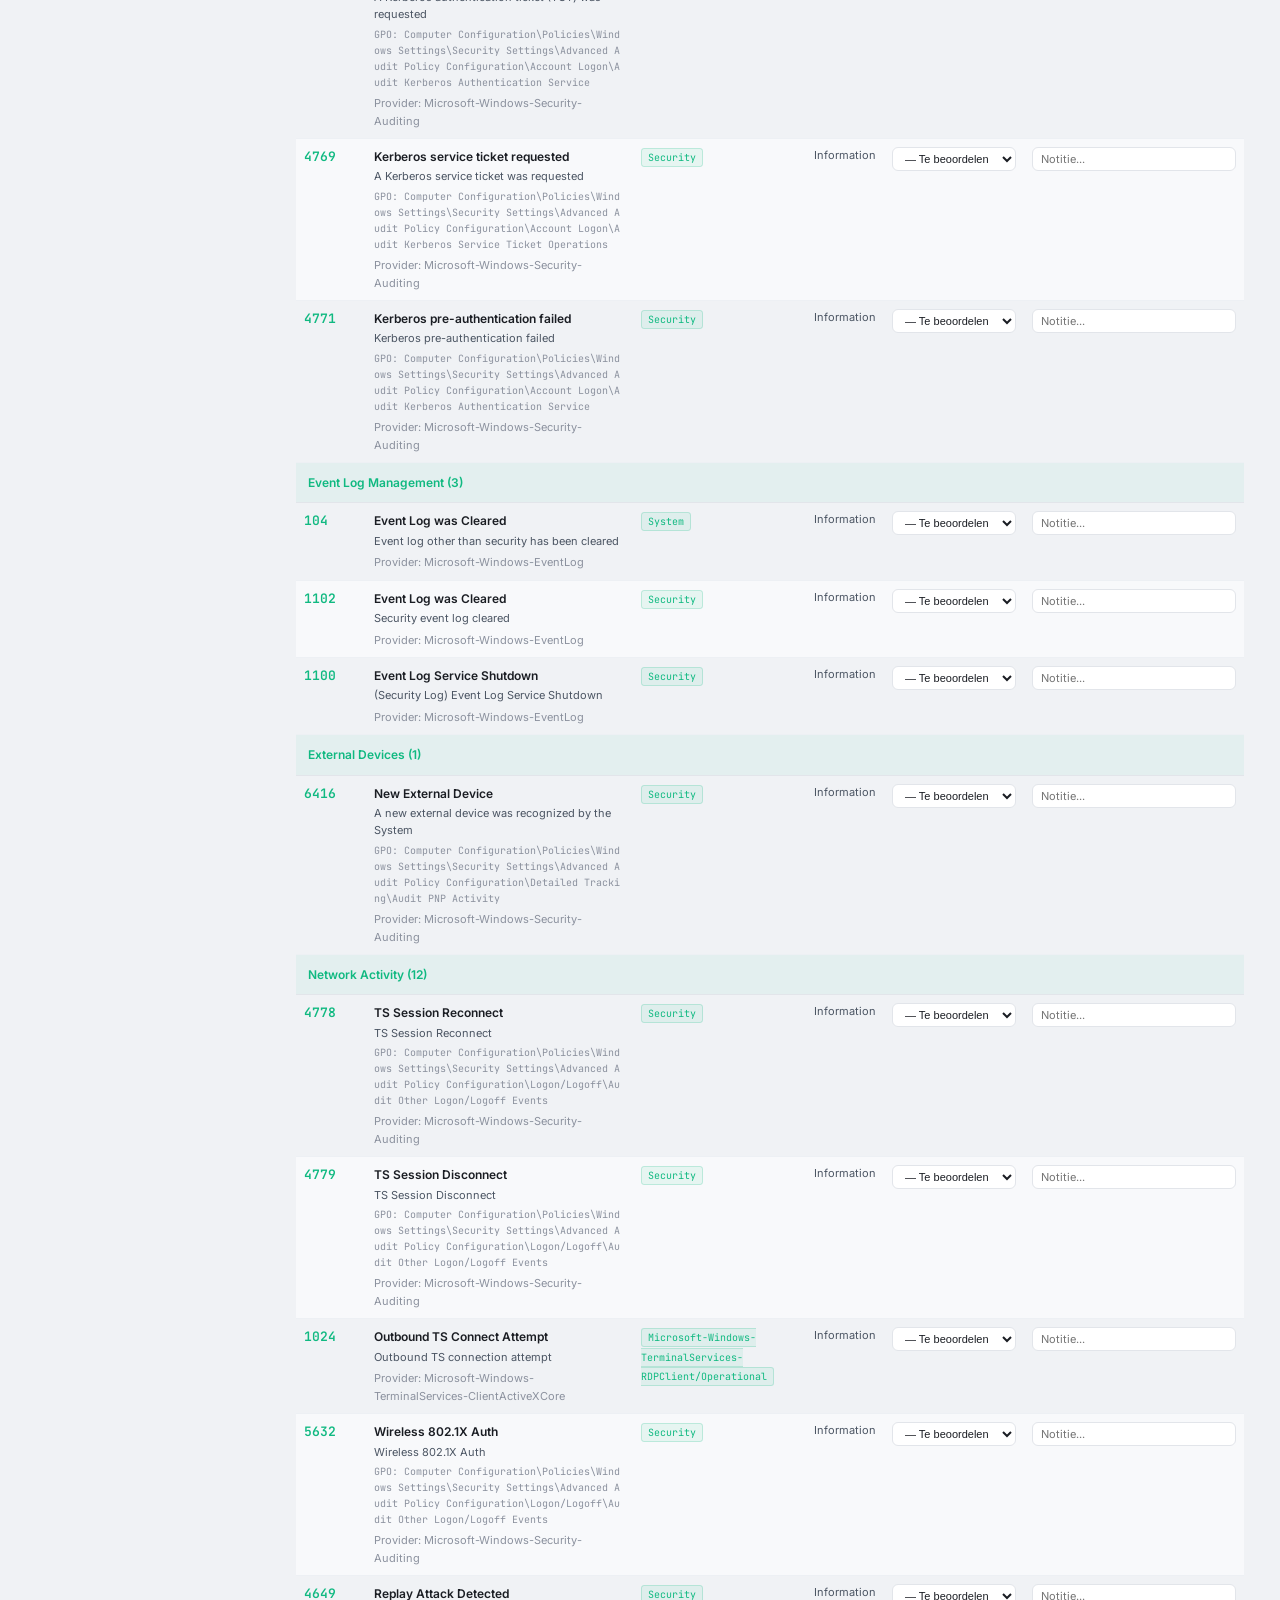
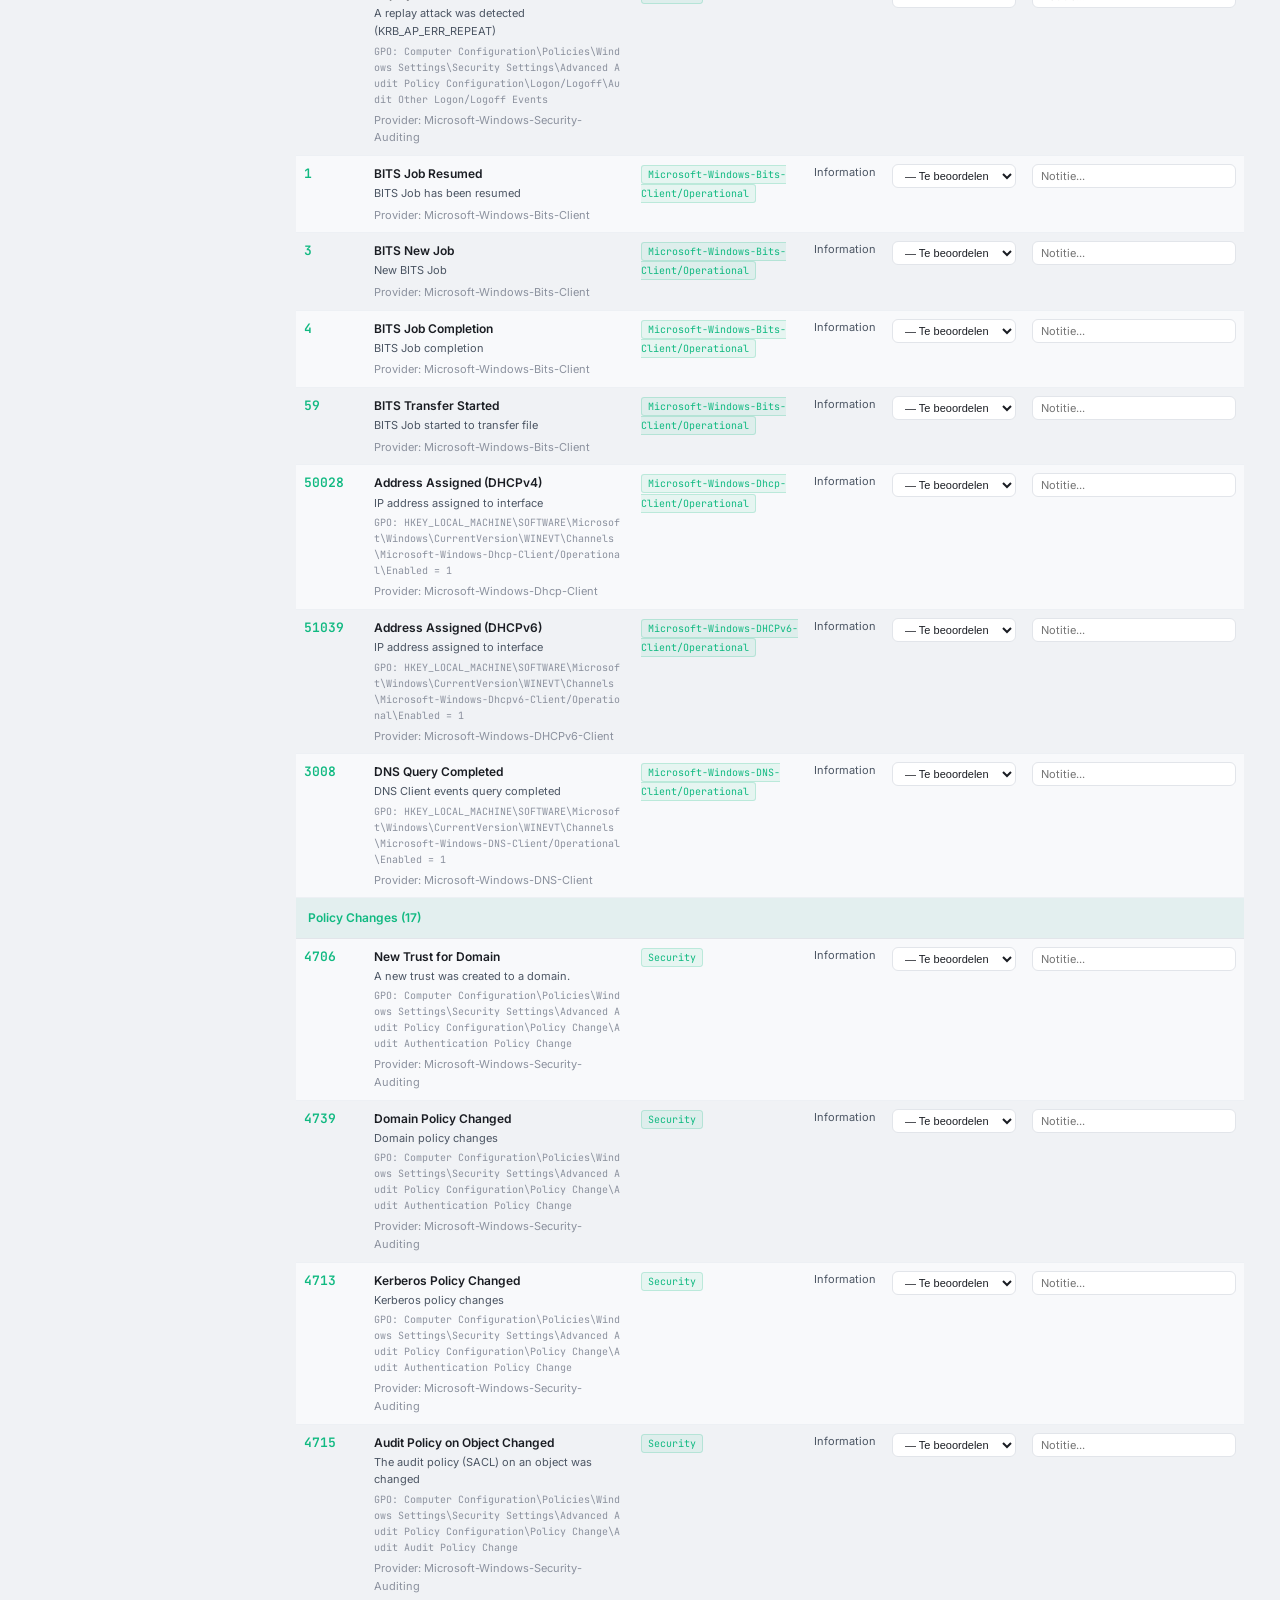
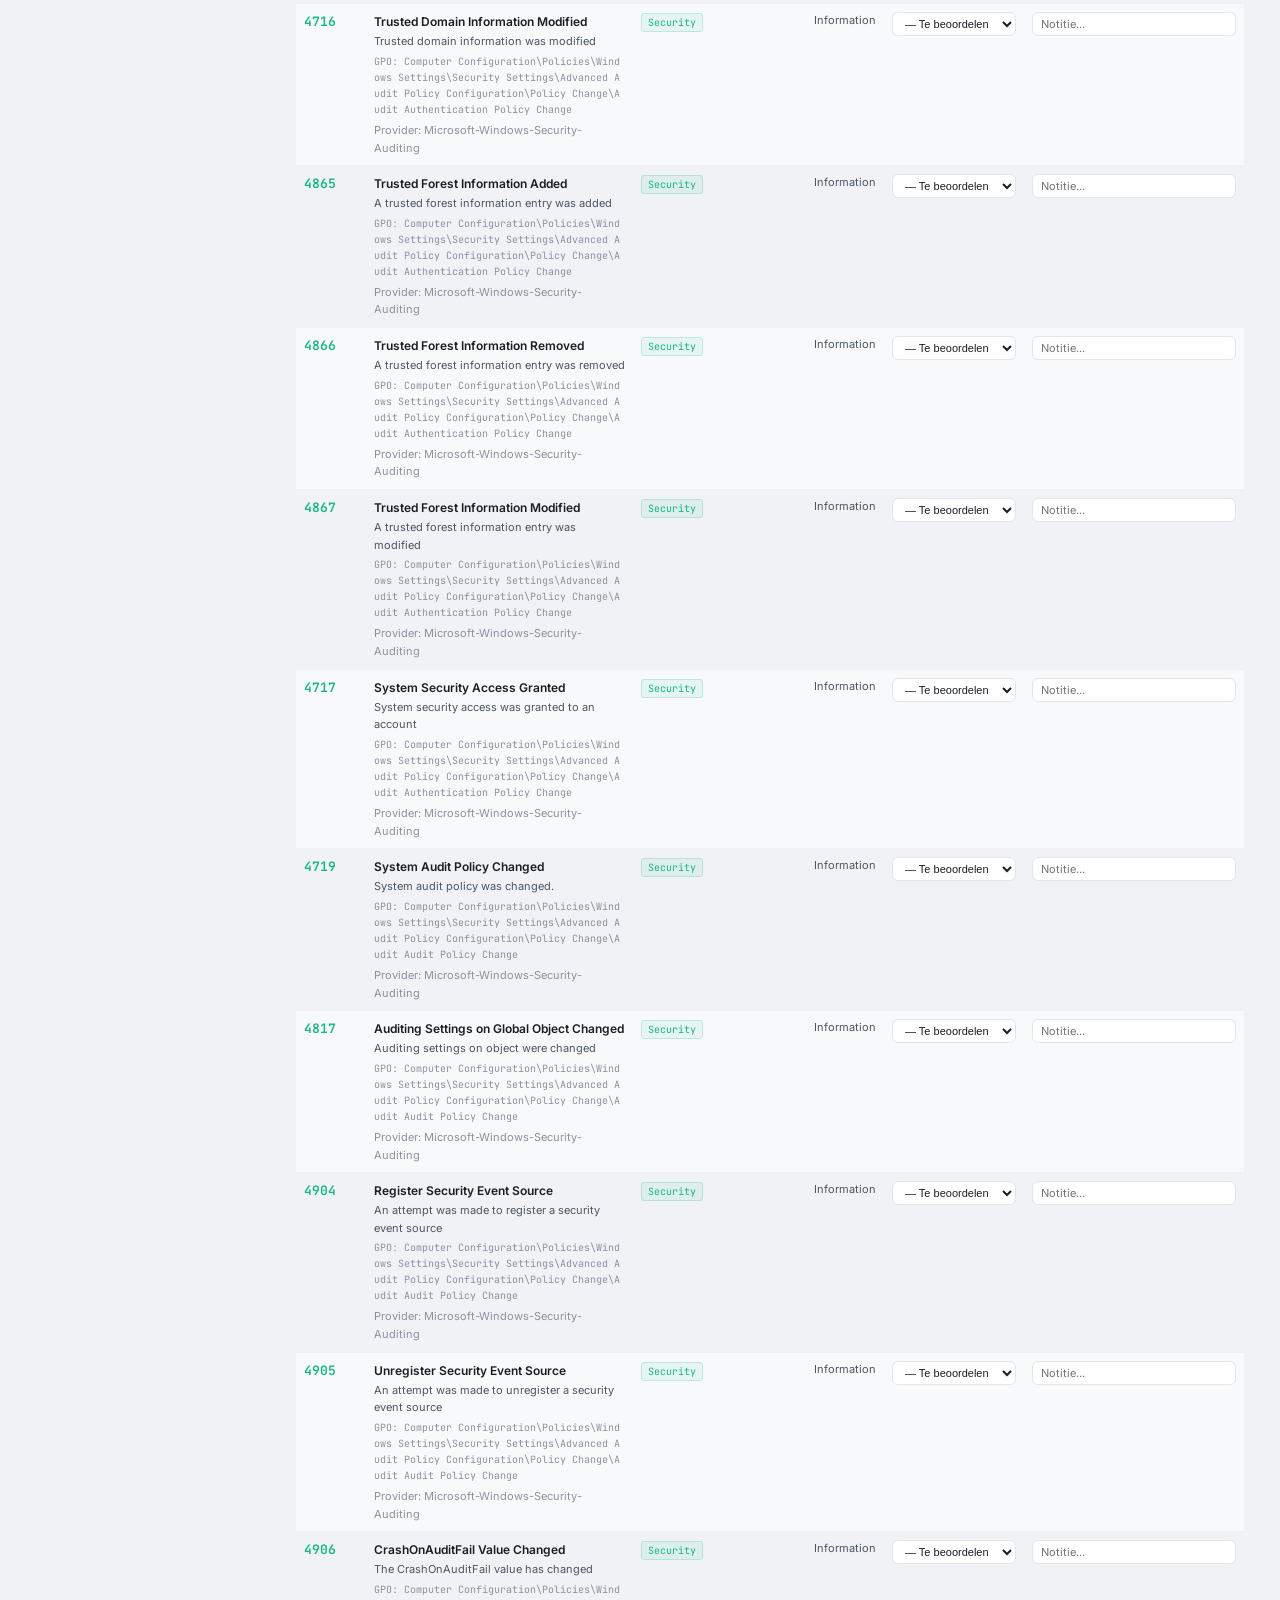
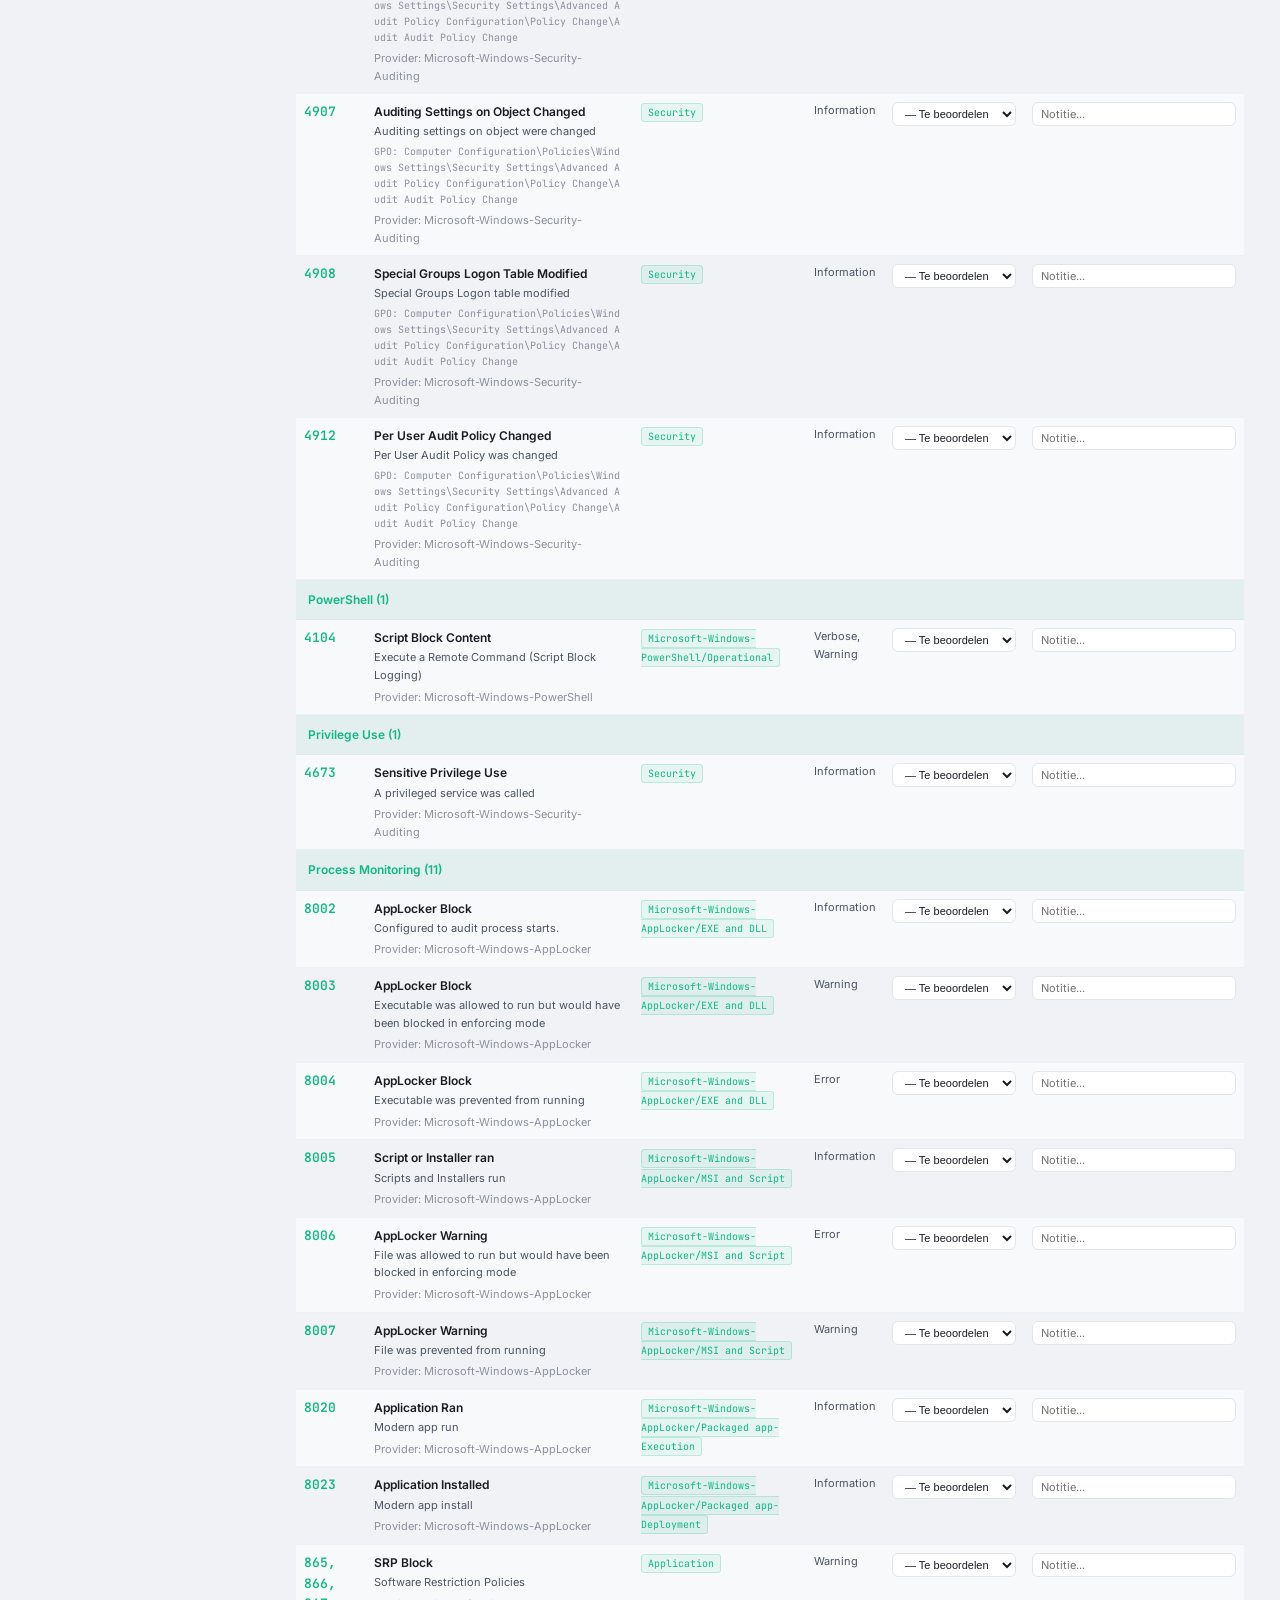
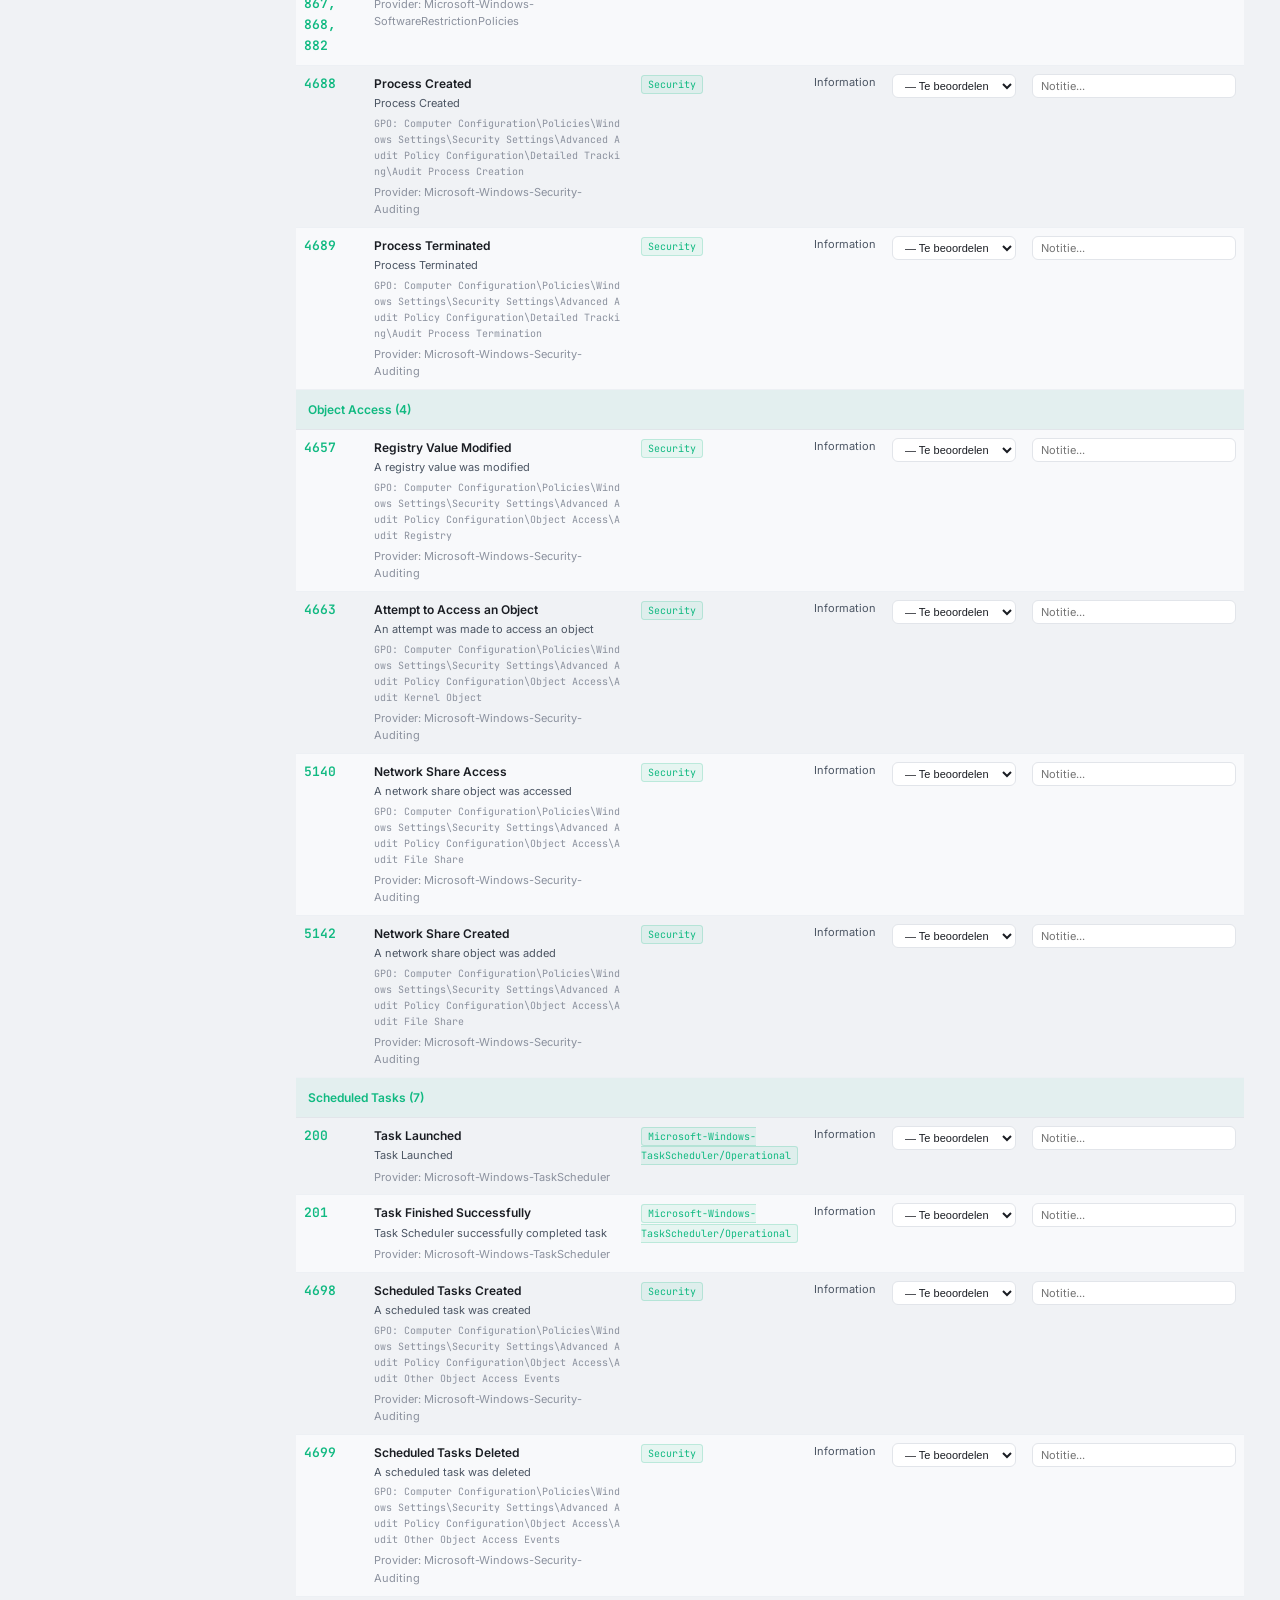
<file: jscu.html>
<!DOCTYPE html>
<html lang="nl">
<head>
  <meta charset="UTF-8">
  <meta name="viewport" content="width=device-width, initial-scale=1.0">
  <title>FNC Tool — JSCU Logging Essentials</title>
  <link rel="stylesheet" href="styles.css">
  <link rel="manifest" href="manifest.json">
  <meta name="apple-mobile-web-app-capable" content="yes">
  <meta name="apple-mobile-web-app-status-bar-style" content="default">
  <meta name="apple-mobile-web-app-title" content="FNC Tool">
  <meta name="theme-color" content="#2563eb">
  <script src="theme.js"></script>
  <script>
    // Self-heal: stale-cache reset als JSCU_EVENTS ontbreekt (eenmalig, eerste bezoek na update)
    window.addEventListener('load', function () {
      setTimeout(function () {
        if (typeof JSCU_EVENTS === 'undefined' && 'serviceWorker' in navigator) {
          navigator.serviceWorker.getRegistrations().then(function (rs) {
            return Promise.all(rs.map(function (r) { return r.unregister(); }));
          }).then(function () {
            return caches.keys().then(function (keys) {
              return Promise.all(keys.map(function (k) { return caches.delete(k); }));
            });
          }).then(function () { location.reload(); });
        }
      }, 800);
    });
  </script>
  <style>
    .jscu-header-bar { display: grid; grid-template-columns: repeat(4,1fr); gap: 12px; margin-bottom: 24px; }
    .jscu-stat { background: var(--bg-surface); border: 1px solid var(--border); border-radius: var(--radius-lg); padding: 16px; text-align: center; border-top: 3px solid var(--fw-jscu); }
    .jscu-stat strong { font-family: var(--font-mono); font-size: 22px; color: var(--fw-jscu); display: block; }
    .jscu-stat span { font-size: 11px; color: var(--text-muted); }
    .jscu-index { background: var(--bg-surface); border: 1px solid var(--border); border-radius: var(--radius-lg); padding: 18px; margin-bottom: 20px; border-left: 3px solid var(--fw-jscu); }
    .jscu-index .index-title { font-size: 11px; font-weight: 600; letter-spacing: 0.18em; text-transform: uppercase; color: var(--text-muted); margin-bottom: 12px; }
    .jscu-index .index-meta { font-size: 11px; color: var(--text-muted); margin-bottom: 14px; }
    .jscu-index .index-meta b { color: var(--fw-jscu); font-family: var(--font-mono); }
    .jscu-index-grid { display: flex; flex-wrap: wrap; gap: 8px; }
    .jscu-cat-chip { display: inline-flex; align-items: center; gap: 6px; padding: 6px 12px; border-radius: 999px; background: var(--bg-elevated); border: 1px solid var(--border); font-size: 12px; cursor: pointer; transition: all .15s; color: var(--text-primary); }
    .jscu-cat-chip:hover { border-color: var(--fw-jscu); background: rgba(16,185,129,0.06); }
    .jscu-cat-chip.active { background: var(--fw-jscu); color: white; border-color: var(--fw-jscu); }
    .jscu-cat-chip .cnt { font-family: var(--font-mono); font-size: 10px; opacity: 0.7; padding: 1px 6px; background: rgba(0,0,0,0.15); border-radius: 8px; }
    .jscu-cat-chip.active .cnt { background: rgba(255,255,255,0.25); opacity: 1; }
    .jscu-cat-chip.clear { border-style: dashed; }
    .jscu-search { margin-bottom: 12px; display: flex; gap: 12px; align-items: center; flex-wrap: wrap; }
    .jscu-search input { flex: 1; min-width: 240px; max-width: 400px; padding: 8px 14px; border: 1px solid var(--border); border-radius: var(--radius); font-family: var(--font-sans); font-size: 13px; background: var(--bg-surface); color: var(--text-primary); }
    .jscu-search input:focus { outline: none; border-color: var(--fw-jscu); box-shadow: 0 0 0 2px rgba(16,185,129,0.1); }
    .jscu-search .count { font-family: var(--font-mono); font-size: 11px; color: var(--text-muted); background: var(--bg-elevated); padding: 4px 10px; border-radius: 20px; }
    .jscu-search .btn-sm { font-size: 12px; padding: 6px 12px; border: 1px solid var(--border); background: var(--bg-surface); color: var(--text-primary); border-radius: var(--radius); cursor: pointer; display: inline-flex; align-items: center; gap: 6px; }
    .jscu-search .btn-sm:hover { border-color: var(--fw-jscu); color: var(--fw-jscu); }
    .jscu-search .btn-search { background: var(--fw-jscu); color: white; border-color: var(--fw-jscu); }
    .jscu-search .btn-search:hover { background: var(--fw-jscu); color: white; opacity: 0.9; }
    .jscu-stats { display: flex; gap: 8px; flex-wrap: wrap; margin-bottom: 16px; }
    .jscu-stat-pill { font-size: 11px; padding: 5px 10px; border-radius: 999px; border: 1px solid var(--border); background: var(--bg-elevated); display: inline-flex; align-items: center; gap: 6px; }
    .jscu-stat-pill b { font-family: var(--font-mono); font-weight: 700; }
    .jscu-stat-pill.status-actief { border-color: rgba(34,197,94,0.45); background: rgba(34,197,94,0.10); color: #22c55e; }
    .jscu-stat-pill.status-niet { border-color: rgba(239,68,68,0.45); background: rgba(239,68,68,0.10); color: #ef4444; }
    .jscu-stat-pill.status-nvt { border-color: rgba(148,163,184,0.45); background: rgba(148,163,184,0.10); color: var(--text-secondary); }
    .jscu-stat-pill.status-todo { border-color: rgba(234,179,8,0.45); background: rgba(234,179,8,0.10); color: #eab308; }
    .jscu-table { width: 100%; border-collapse: collapse; }
    .jscu-table th { font-size: 10px; text-transform: uppercase; letter-spacing: 0.08em; color: var(--text-muted); padding: 10px 8px; text-align: left; border-bottom: 2px solid var(--border); font-weight: 600; position: sticky; top: 0; background: var(--bg-base); z-index: 1; }
    .jscu-table td { padding: 8px; border-bottom: 1px solid var(--border-light); font-size: 12px; vertical-align: top; }
    .jscu-cat-row td { font-size: 12px; font-weight: 600; color: var(--fw-jscu); background: rgba(16,185,129,0.06); padding: 10px 12px; border-bottom: 1px solid var(--border); }
    .jscu-row:nth-child(even) { background: var(--bg-elevated); }
    .jscu-row:hover { background: var(--bg-hover); }
    .eid { font-family: var(--font-mono); font-weight: 600; color: var(--fw-jscu); font-size: 13px; }
    .subcat { font-weight: 600; color: var(--text-primary); }
    .notes { color: var(--text-secondary); font-size: 11px; margin-top: 2px; }
    .gpo { color: var(--text-muted); font-size: 10px; font-family: var(--font-mono); margin-top: 3px; word-break: break-all; }
    .channel-badge { font-family: var(--font-mono); font-size: 10px; padding: 2px 6px; border-radius: 3px; background: rgba(16,185,129,0.08); color: var(--fw-jscu); border: 1px solid rgba(16,185,129,0.2); }
    .ev-status { font-size: 11px; padding: 4px 8px; border: 1px solid var(--border); border-radius: var(--radius); background: var(--bg-surface); color: var(--text-primary); width: 100%; max-width: 130px; }
    .ev-status.s-actief { border-color: rgba(34,197,94,0.5); background: rgba(34,197,94,0.08); }
    .ev-status.s-niet { border-color: rgba(239,68,68,0.5); background: rgba(239,68,68,0.08); }
    .ev-status.s-nvt { border-color: rgba(148,163,184,0.5); background: rgba(148,163,184,0.08); }
    .ev-note { font-size: 11px; padding: 4px 8px; border: 1px solid var(--border); border-radius: var(--radius); background: var(--bg-surface); color: var(--text-primary); width: 100%; font-family: var(--font-sans); }
    .ev-note:focus, .ev-status:focus { outline: none; border-color: var(--fw-jscu); }
    .back-link { display: inline-flex; align-items: center; gap: 6px; font-size: 12px; color: var(--accent); text-decoration: none; font-weight: 500; }
    .back-link:hover { text-decoration: underline; }
  </style>
</head>
<body>

<div id="app">
  <button class="mobile-menu-btn" id="menuBtn" aria-label="Menu openen"><span data-icon="menu" data-icon-size="20"></span></button>
  <div class="mobile-menu-overlay" id="menuOverlay" ></div>
  <aside id="sidebar">
    <div class="sidebar-header">
      <div class="logo">
        <span class="logo-icon" data-icon="jscu" data-icon-size="20"></span>
        <span class="logo-text"><strong>FNC</strong> Tool</span>
      </div>
      <div class="version-badge">JSCU Logging Essentials</div>
    </div>
    <nav class="sidebar-nav">
      <a href="home.html" class="nav-item" style="text-decoration:none">
        <span class="nav-icon" data-icon="home"></span> Homepagina
      </a>
      <div class="nav-divider"></div>
      <div class="nav-section-label">Pagina's</div>
      <a href="werkblad.html" class="nav-item" style="text-decoration:none">
        <span class="nav-icon" data-icon="manual"></span> ABRO Werkblad
      </a>
      <a href="index.html" class="nav-item" style="text-decoration:none">
        <span class="nav-icon" data-icon="requirements"></span> ABRO 2026 Eisen
      </a>
      <a href="index.html#gaps" class="nav-item" style="text-decoration:none;font-size:12px;padding-left:28px">
        <span class="nav-icon" data-icon="chevron-right" data-icon-size="12"></span> Gap Analyse
      </a>
      <a href="abdo.html" class="nav-item" style="text-decoration:none">
        <span class="nav-icon" data-icon="abdo"></span> ABDO Vergelijking
      </a>
      <a href="jscu.html" class="nav-item active" style="text-decoration:none">
        <span class="nav-icon" style="color:var(--fw-jscu)" data-icon="jscu"></span> JSCU Logging
      </a>
      <a href="tbb.html" class="nav-item" style="text-decoration:none">
        <span class="nav-icon" data-icon="tbb"></span> TBB Stelsel
      </a>
      <a href="tbb.html#toepassingen" class="nav-item" style="text-decoration:none;font-size:12px;padding-left:28px">
        <span class="nav-icon" data-icon="chevron-right" data-icon-size="12"></span> Typen toepassingen
      </a>
      <a href="diamond.html" class="nav-item" style="text-decoration:none">
        <span class="nav-icon" style="color:var(--purple)" data-icon="knowledge"></span> Kennisbank
      </a>
      <a href="bronnen.html" class="nav-item" style="text-decoration:none">
        <span class="nav-icon" data-icon="sources"></span> Bronnen
      </a>
      <a href="handleiding.html" class="nav-item" style="text-decoration:none">
        <span class="nav-icon" data-icon="manual"></span> Handleiding
      </a>
      <a href="changelog.html" class="nav-item" style="text-decoration:none">
        <span class="nav-icon" data-icon="info"></span> Wijzigingsblad
      </a>
    </nav>
    <div class="sidebar-frameworks">
      <div class="sidebar-hint">
        Bron: <a href="https://github.com/JSCU-NL/logging-essentials" target="_blank" style="color:var(--accent)">github.com/JSCU-NL/logging-essentials</a><br>
        Licentie: Apache 2.0<br>
        Min. OS: Windows 10 1709 / Server 1803<br>
        Retentie: minimaal 6 maanden
      </div>
      <button class="theme-toggle-btn" onclick="toggleTheme()" title="Wissel licht/donker thema">
        <span class="theme-toggle-icon" data-icon="theme-dark"></span>
        <span class="theme-toggle-label">Donker thema</span>
      </button>
    </div>
  </aside>

  <main id="main">
    <nav class="breadcrumb" aria-label="Breadcrumb">
      <a href="home.html"><span data-icon="home" data-icon-size="14"></span> Home</a>
      <span class="crumb-sep" data-icon="chevron-right" data-icon-size="12"></span>
      <span class="crumb-current">JSCU Logging</span>
    </nav>

    <div class="page-header">
      <div>
        <div class="page-title">JSCU Logging Essentials <span style="font-size:10px;font-family:var(--font-mono);color:var(--fw-jscu);background:rgba(16,185,129,0.10);padding:2px 8px;border-radius:6px;border:1px solid rgba(16,185,129,0.3);vertical-align:6px;margin-left:8px">build 1.4</span></div>
        <div class="page-subtitle">Joint Sigint Cyber Unit Nederland — Windows Event Logging Baseline — 194 Event IDs</div>
        <div style="margin-top:8px;font-size:11px;color:var(--text-muted);max-width:560px;line-height:1.5">
          <span style="color:#eab308;font-weight:600">⚠ Disclaimer —</span> de tool kan fouten of verkeerde interpretaties bevatten. De gebruiker is altijd zelf verantwoordelijk voor controle van de resultaten. <a href="home.html#disclaimer" style="color:var(--accent)">Volledige disclaimer</a>.
        </div>
      </div>
      <div class="global-search">
        <input type="text" id="globalSearch" placeholder="Zoek door alles...">
        <div id="globalSearchResults" class="global-search-results"></div>
      </div>
      <div class="page-actions">
        <a class="btn" href="https://github.com/JSCU-NL/logging-essentials" target="_blank">GitHub <span data-icon="external" data-icon-size="14"></span></a>
      </div>
    </div>

    <a href="home.html" class="back-home-mobile">
      <span data-icon="arrow-left" data-icon-size="16"></span> Terug naar home
    </a>

    <div class="content-area">
      <div class="jscu-index">
        <div class="index-title"><span data-icon="sources" data-icon-size="14" style="vertical-align:-2px;margin-right:6px"></span>Logging Index</div>
        <div class="index-meta">
          <b><span id="totalEvents">194</span></b> Event IDs verdeeld over
          <b><span id="totalCats">16</span></b> categorieën · OS-baseline: <b>Win 10+</b> · Aanbevolen retentie: <b>6 maanden</b> · Channel: voornamelijk Security/Microsoft-Windows
        </div>
        <div class="jscu-index-grid" id="catIndex"></div>
      </div>

      <form class="jscu-search" id="searchForm" autocomplete="off" onsubmit="return false;">
        <input type="text" id="searchInput" placeholder="Zoek op Event ID, categorie, subcategorie, beschrijving, channel of GPO-pad...">
        <button type="submit" class="btn-sm btn-search" id="searchBtn" title="Zoek (Enter)"><span data-icon="search" data-icon-size="14"></span> Zoek</button>
        <button type="button" class="btn-sm" id="searchClear" title="Wis zoekopdracht">Wis</button>
        <span class="count"><span id="resultCount">194</span> events</span>
        <button type="button" class="btn-sm" id="exportJson" title="Exporteer status + notities als JSON"><span data-icon="download" data-icon-size="14"></span> Export JSON</button>
        <button type="button" class="btn-sm" id="importJson" title="Importeer eerder opgeslagen JSON"><span data-icon="upload" data-icon-size="14"></span> Import JSON</button>
        <input type="file" id="importFile" accept=".json,application/json" style="display:none">
        <button type="button" class="btn-sm" id="resetWerkblad" title="Wis alle status + notities">Reset werkblad</button>
      </form>

      <div class="jscu-stats" id="jscuStats"></div>
      <div id="activeFilters" style="display:none;font-size:12px;color:var(--text-secondary);margin-bottom:12px;padding:8px 12px;background:rgba(16,185,129,0.06);border:1px solid rgba(16,185,129,0.25);border-radius:var(--radius)"></div>

      <table class="jscu-table">
        <thead>
          <tr>
            <th style="width:70px">Event ID</th>
            <th>Beschrijving</th>
            <th style="width:80px">Channel</th>
            <th style="width:70px">Level</th>
            <th style="width:140px">Status</th>
            <th style="width:220px">Notitie</th>
          </tr>
        </thead>
        <tbody id="tableBody"></tbody>
      </table>
    </div>
  </main>
</div>

<script src="jscu-events.js"></script>
<script>
(function() {
  const searchInput = document.getElementById('searchInput');
  const tableBody = document.getElementById('tableBody');
  const resultCount = document.getElementById('resultCount');
  const catIndex = document.getElementById('catIndex');
  const statsEl = document.getElementById('jscuStats');
  const STORAGE_KEY = 'fnc:jscuWerkblad';

  function escapeHtml(s) {
    return String(s == null ? '' : s)
      .replace(/&/g, '&amp;').replace(/</g, '&lt;').replace(/>/g, '&gt;')
      .replace(/"/g, '&quot;').replace(/'/g, '&#39;');
  }

  function loadWerkblad() {
    try { return JSON.parse(localStorage.getItem(STORAGE_KEY) || '{}'); }
    catch (e) { return {}; }
  }
  function saveWerkblad(state) {
    localStorage.setItem(STORAGE_KEY, JSON.stringify(state));
  }
  let werkblad = loadWerkblad();

  if (typeof JSCU_EVENTS === 'undefined' || !Array.isArray(JSCU_EVENTS)) {
    tableBody.innerHTML = '<tr><td colspan="6" style="text-align:center;padding:40px;color:var(--text-muted)">JSCU event-data niet geladen.</td></tr>';
    return;
  }

  // Counts per categorie
  const cats = {};
  JSCU_EVENTS.forEach(ev => {
    if (!cats[ev.category]) cats[ev.category] = 0;
    cats[ev.category]++;
  });

  document.getElementById('totalEvents').textContent = JSCU_EVENTS.length;
  document.getElementById('totalCats').textContent = Object.keys(cats).length;

  // Index chips bovenaan
  let chipsHtml = '';
  Object.entries(cats)
    .sort((a, b) => b[1] - a[1])
    .forEach(([cat, count]) => {
      chipsHtml += '<span class="jscu-cat-chip" data-cat="' + escapeHtml(cat) + '">' +
        escapeHtml(cat) + ' <span class="cnt">' + count + '</span></span>';
    });
  chipsHtml += '<span class="jscu-cat-chip clear" data-cat="">Toon alles</span>';
  catIndex.innerHTML = chipsHtml;

  function highlightChip(cat) {
    document.querySelectorAll('.jscu-cat-chip').forEach(c => {
      c.classList.toggle('active', (c.dataset.cat || '') === (cat || ''));
    });
  }
  // Twee onafhankelijke filters: activeCategory (chip) + searchInput (vrije tekst)
  let activeCategory = '';
  catIndex.addEventListener('click', (e) => {
    const chip = e.target.closest('.jscu-cat-chip');
    if (!chip) return;
    activeCategory = chip.getAttribute('data-cat') || '';
    searchInput.value = '';
    highlightChip(activeCategory);
    renderTable();
  });

  function renderStats() {
    const total = JSCU_EVENTS.length;
    let actief = 0, niet = 0, nvt = 0;
    JSCU_EVENTS.forEach(ev => {
      const s = werkblad[ev.event_id] && werkblad[ev.event_id].status;
      if (s === 'actief') actief++;
      else if (s === 'niet') niet++;
      else if (s === 'nvt') nvt++;
    });
    const todo = total - actief - niet - nvt;
    statsEl.innerHTML =
      '<span class="jscu-stat-pill status-actief">Actief <b>' + actief + '</b></span>' +
      '<span class="jscu-stat-pill status-niet">Niet actief <b>' + niet + '</b></span>' +
      '<span class="jscu-stat-pill status-nvt">N.v.t. <b>' + nvt + '</b></span>' +
      '<span class="jscu-stat-pill status-todo">Te beoordelen <b>' + todo + '</b></span>' +
      '<span class="jscu-stat-pill">Totaal <b>' + total + '</b></span>';
  }

  function renderTable() {
    const search = (searchInput.value || '').toLowerCase().trim();
    const filtered = JSCU_EVENTS.filter(ev => {
      if (activeCategory && ev.category !== activeCategory) return false;
      if (!search) return true;
      const haystack = [
        ev.event_id, ev.category, ev.subcategory,
        ev.notes, ev.channel, ev.provider, ev.gpo
      ].map(s => String(s || '').toLowerCase()).join(' | ');
      return haystack.indexOf(search) !== -1;
    });

    resultCount.textContent = filtered.length;

    let html = '';
    let currentCat = '';

    filtered.forEach(ev => {
      if (ev.category !== currentCat) {
        currentCat = ev.category;
        const catCount = filtered.filter(e => e.category === currentCat).length;
        html += '<tr class="jscu-cat-row"><td colspan="6">' + escapeHtml(currentCat) + ' (' + catCount + ')</td></tr>';
      }
      const wb = werkblad[ev.event_id] || {};
      const status = wb.status || '';
      const note = wb.note || '';
      const sCls = status ? ' s-' + status : '';

      html += '<tr class="jscu-row" data-eid="' + escapeHtml(ev.event_id) + '">' +
        '<td><span class="eid">' + escapeHtml(ev.event_id) + '</span></td>' +
        '<td>' +
          '<div class="subcat">' + escapeHtml(ev.subcategory) + '</div>' +
          '<div class="notes">' + escapeHtml(ev.notes) + '</div>' +
          (ev.gpo ? '<div class="gpo">GPO: ' + escapeHtml(ev.gpo) + '</div>' : '') +
          '<div class="notes" style="margin-top:4px;color:var(--text-muted)">Provider: ' + escapeHtml(ev.provider) + '</div>' +
        '</td>' +
        '<td><span class="channel-badge">' + escapeHtml(ev.channel) + '</span></td>' +
        '<td style="font-size:11px;color:var(--text-secondary)">' + escapeHtml(ev.level) + '</td>' +
        '<td>' +
          '<select class="ev-status' + sCls + '" data-eid="' + escapeHtml(ev.event_id) + '">' +
            '<option value="">— Te beoordelen</option>' +
            '<option value="actief"' + (status === 'actief' ? ' selected' : '') + '>Actief</option>' +
            '<option value="niet"' + (status === 'niet' ? ' selected' : '') + '>Niet actief</option>' +
            '<option value="nvt"' + (status === 'nvt' ? ' selected' : '') + '>N.v.t.</option>' +
          '</select>' +
        '</td>' +
        '<td><input class="ev-note" type="text" data-eid="' + escapeHtml(ev.event_id) + '" value="' + escapeHtml(note) + '" placeholder="Notitie..."></td>' +
      '</tr>';
    });

    if (filtered.length === 0) {
      html = '<tr><td colspan="6" style="text-align:center;padding:40px;color:var(--text-muted)">Geen events gevonden</td></tr>';
    }

    tableBody.innerHTML = html;
    renderStats();
    updateActiveFilters();
  }

  function updateActiveFilters() {
    const af = document.getElementById('activeFilters');
    const search = (searchInput.value || '').trim();
    const parts = [];
    if (activeCategory) parts.push('Categorie: <b>' + escapeHtml(activeCategory) + '</b> <button data-clear="cat" style="margin-left:4px;background:none;border:none;color:var(--text-muted);cursor:pointer;font-size:14px">×</button>');
    if (search) parts.push('Zoekterm: <b>' + escapeHtml(search) + '</b> <button data-clear="search" style="margin-left:4px;background:none;border:none;color:var(--text-muted);cursor:pointer;font-size:14px">×</button>');
    if (parts.length === 0) { af.style.display = 'none'; return; }
    af.style.display = 'block';
    af.innerHTML = '<strong style="color:var(--fw-jscu)">Actieve filters:</strong> ' + parts.join(' &nbsp;·&nbsp; ');
  }
  document.getElementById('activeFilters').addEventListener('click', (e) => {
    const b = e.target.closest('[data-clear]');
    if (!b) return;
    if (b.dataset.clear === 'cat') { activeCategory = ''; highlightChip(''); }
    if (b.dataset.clear === 'search') { searchInput.value = ''; }
    renderTable();
  });

  // Werkblad: wijzigingen opslaan via event-delegation
  tableBody.addEventListener('change', (e) => {
    const t = e.target;
    if (t.classList.contains('ev-status')) {
      const eid = t.dataset.eid;
      const v = t.value;
      werkblad[eid] = werkblad[eid] || {};
      if (v) werkblad[eid].status = v; else delete werkblad[eid].status;
      if (!werkblad[eid].status && !werkblad[eid].note) delete werkblad[eid];
      saveWerkblad(werkblad);
      // Re-color select
      t.className = 'ev-status' + (v ? ' s-' + v : '');
      renderStats();
    }
  });
  tableBody.addEventListener('input', (e) => {
    const t = e.target;
    if (t.classList.contains('ev-note')) {
      const eid = t.dataset.eid;
      const v = t.value;
      werkblad[eid] = werkblad[eid] || {};
      if (v) werkblad[eid].note = v; else delete werkblad[eid].note;
      if (!werkblad[eid].status && !werkblad[eid].note) delete werkblad[eid];
      saveWerkblad(werkblad);
    }
  });

  // Vrije-tekst-zoekveld werkt onafhankelijk van categorie-chip — beide filters AND-en
  document.getElementById('searchForm').addEventListener('submit', (e) => { e.preventDefault(); renderTable(); });
  document.getElementById('searchBtn').addEventListener('click', (e) => { e.preventDefault(); renderTable(); });
  document.getElementById('searchClear').addEventListener('click', () => {
    searchInput.value = '';
    activeCategory = '';
    highlightChip('');
    renderTable();
    searchInput.focus();
  });
  // Bij typen: categorie-filter automatisch loslaten zodat je door alle 194 events zoekt
  searchInput.addEventListener('input', () => {
    if (activeCategory) {
      activeCategory = '';
      highlightChip('');
    }
    renderTable();
  });

  // Export
  document.getElementById('exportJson').addEventListener('click', () => {
    const payload = {
      type: 'fnc-jscu-werkblad',
      version: 1,
      exported_at: new Date().toISOString(),
      events: werkblad
    };
    const blob = new Blob([JSON.stringify(payload, null, 2)], { type: 'application/json' });
    const url = URL.createObjectURL(blob);
    const a = document.createElement('a');
    const stamp = new Date().toISOString().slice(0,10);
    a.href = url; a.download = 'jscu-werkblad-' + stamp + '.json';
    document.body.appendChild(a); a.click();
    setTimeout(() => { URL.revokeObjectURL(url); a.remove(); }, 0);
  });

  // Import
  const importFile = document.getElementById('importFile');
  document.getElementById('importJson').addEventListener('click', () => importFile.click());
  importFile.addEventListener('change', (e) => {
    const file = e.target.files && e.target.files[0];
    if (!file) return;
    const reader = new FileReader();
    reader.onload = (ev) => {
      try {
        const data = JSON.parse(ev.target.result);
        const incoming = data && data.events ? data.events : data;
        if (typeof incoming !== 'object' || !incoming) throw new Error('Ongeldig formaat');
        let count = 0;
        Object.keys(incoming).forEach(eid => {
          const row = incoming[eid] || {};
          werkblad[eid] = werkblad[eid] || {};
          if (row.status) werkblad[eid].status = row.status;
          if (row.note) werkblad[eid].note = row.note;
          count++;
        });
        saveWerkblad(werkblad);
        renderTable();
        alert('Geïmporteerd: ' + count + ' events.');
      } catch (err) {
        alert('Import mislukt: ' + err.message);
      }
      importFile.value = '';
    };
    reader.readAsText(file);
  });

  // Reset
  document.getElementById('resetWerkblad').addEventListener('click', () => {
    if (!confirm('Alle status + notities wissen?')) return;
    werkblad = {};
    saveWerkblad(werkblad);
    renderTable();
  });

  renderTable();
})();
</script>
<script src="frameworks-ref.js"></script>
<script src="icons.js"></script>
<script src="menu.js"></script>
<script src="globalsearch.js"></script>
<script>if("serviceWorker" in navigator){navigator.serviceWorker.register("sw.js")}</script>
<script src="easter.js"></script>
</body>
</html>
</file>
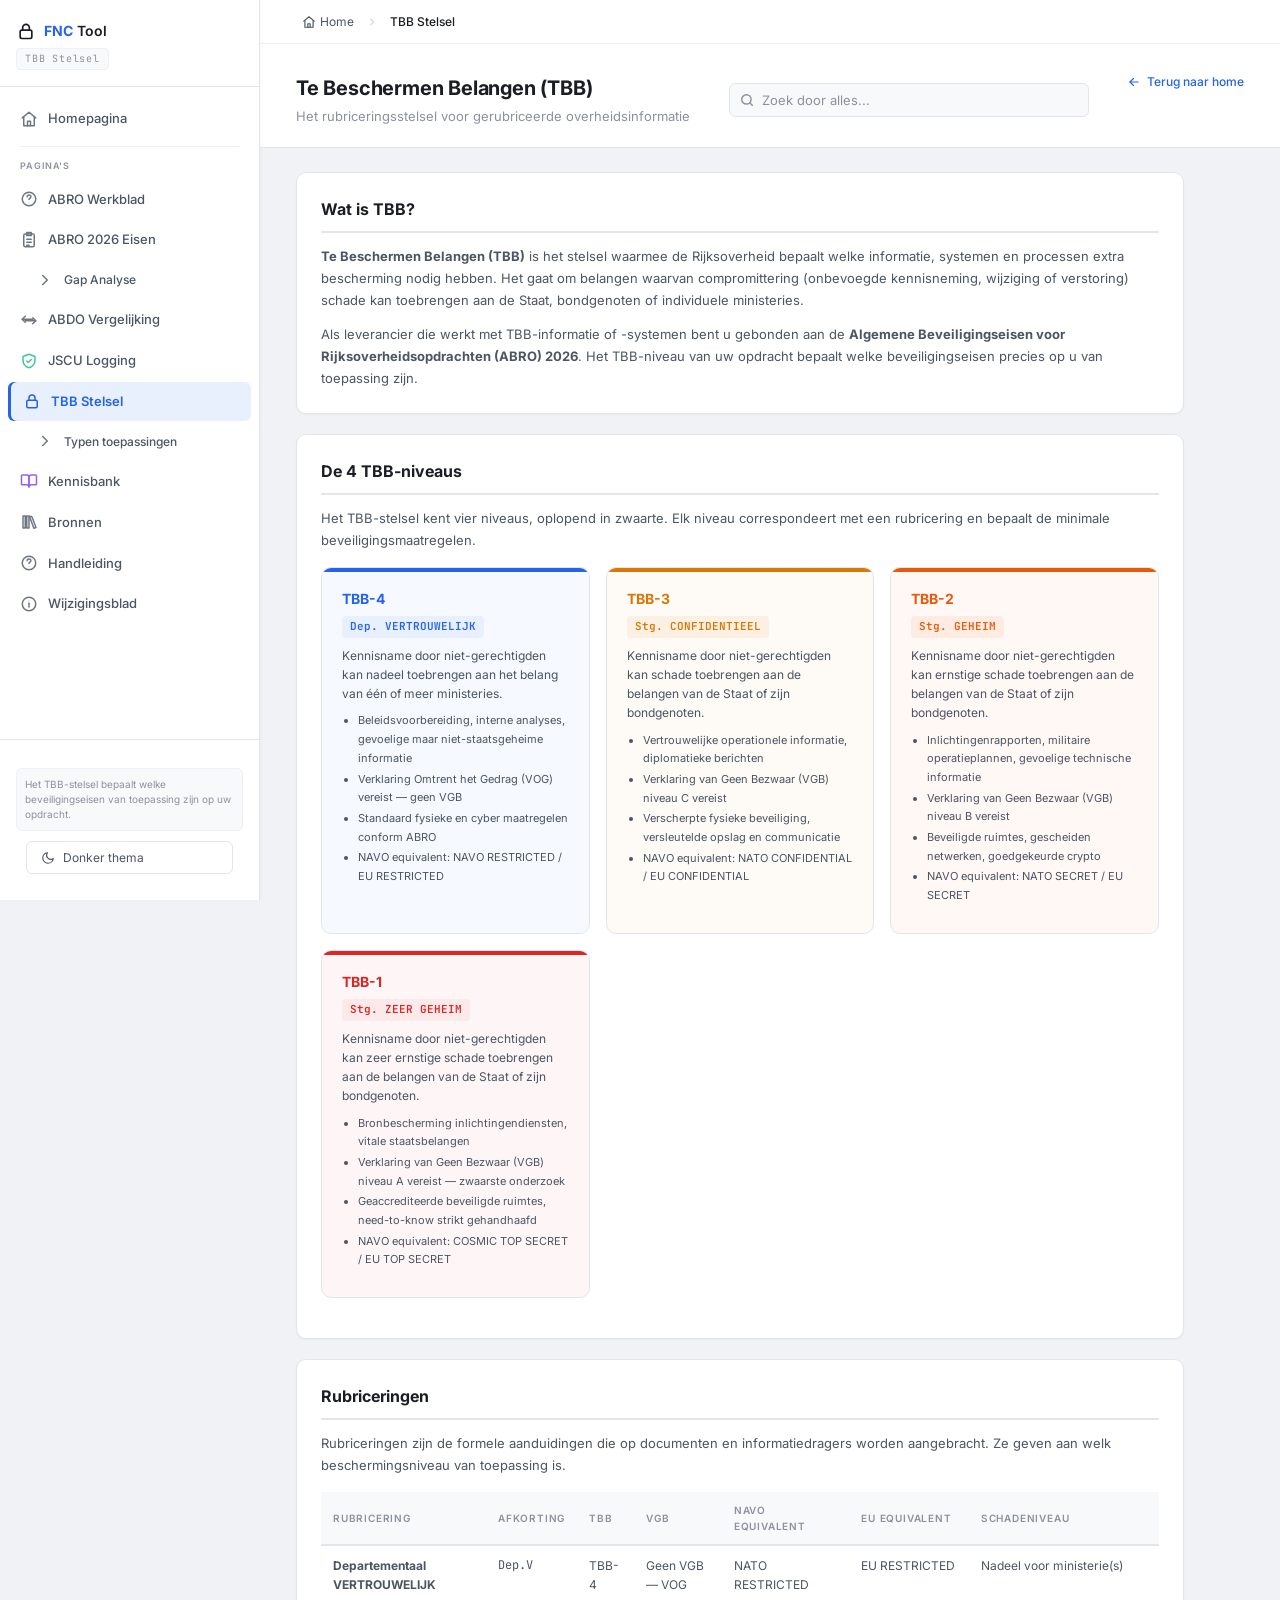
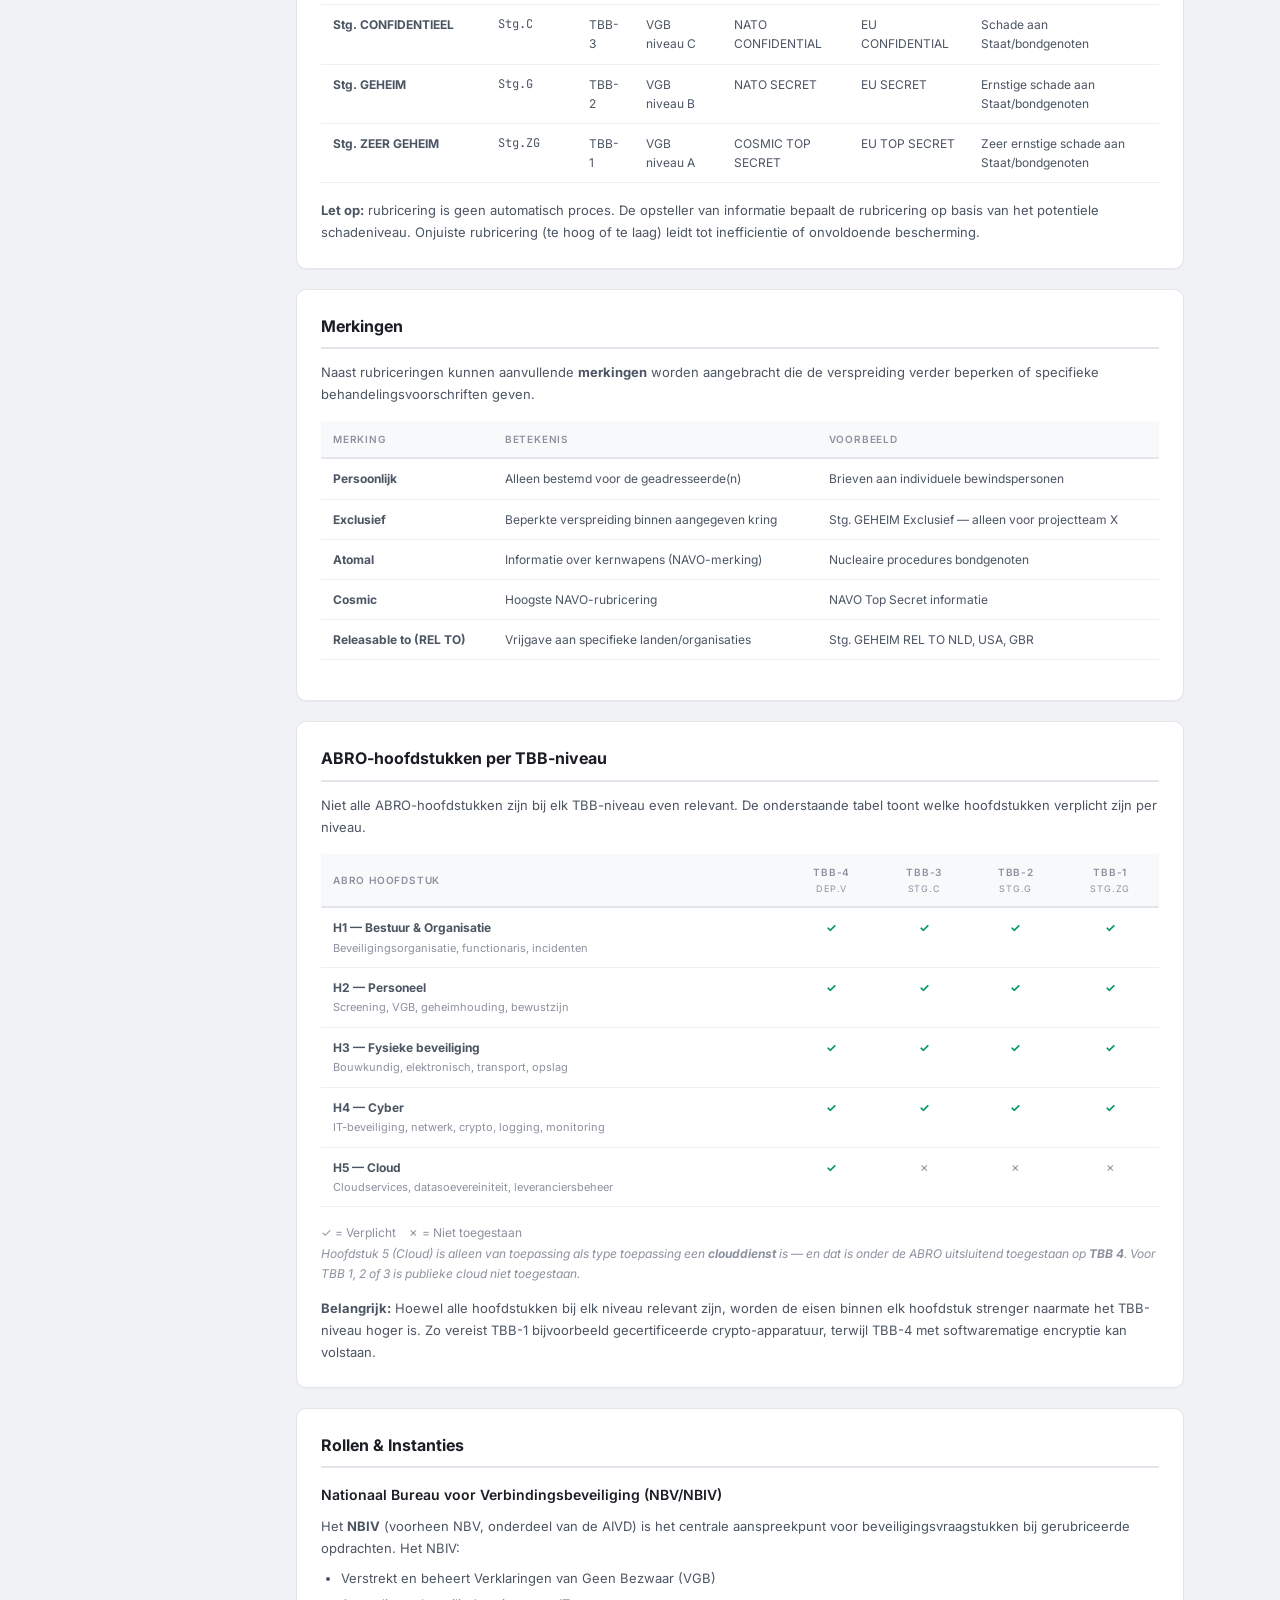
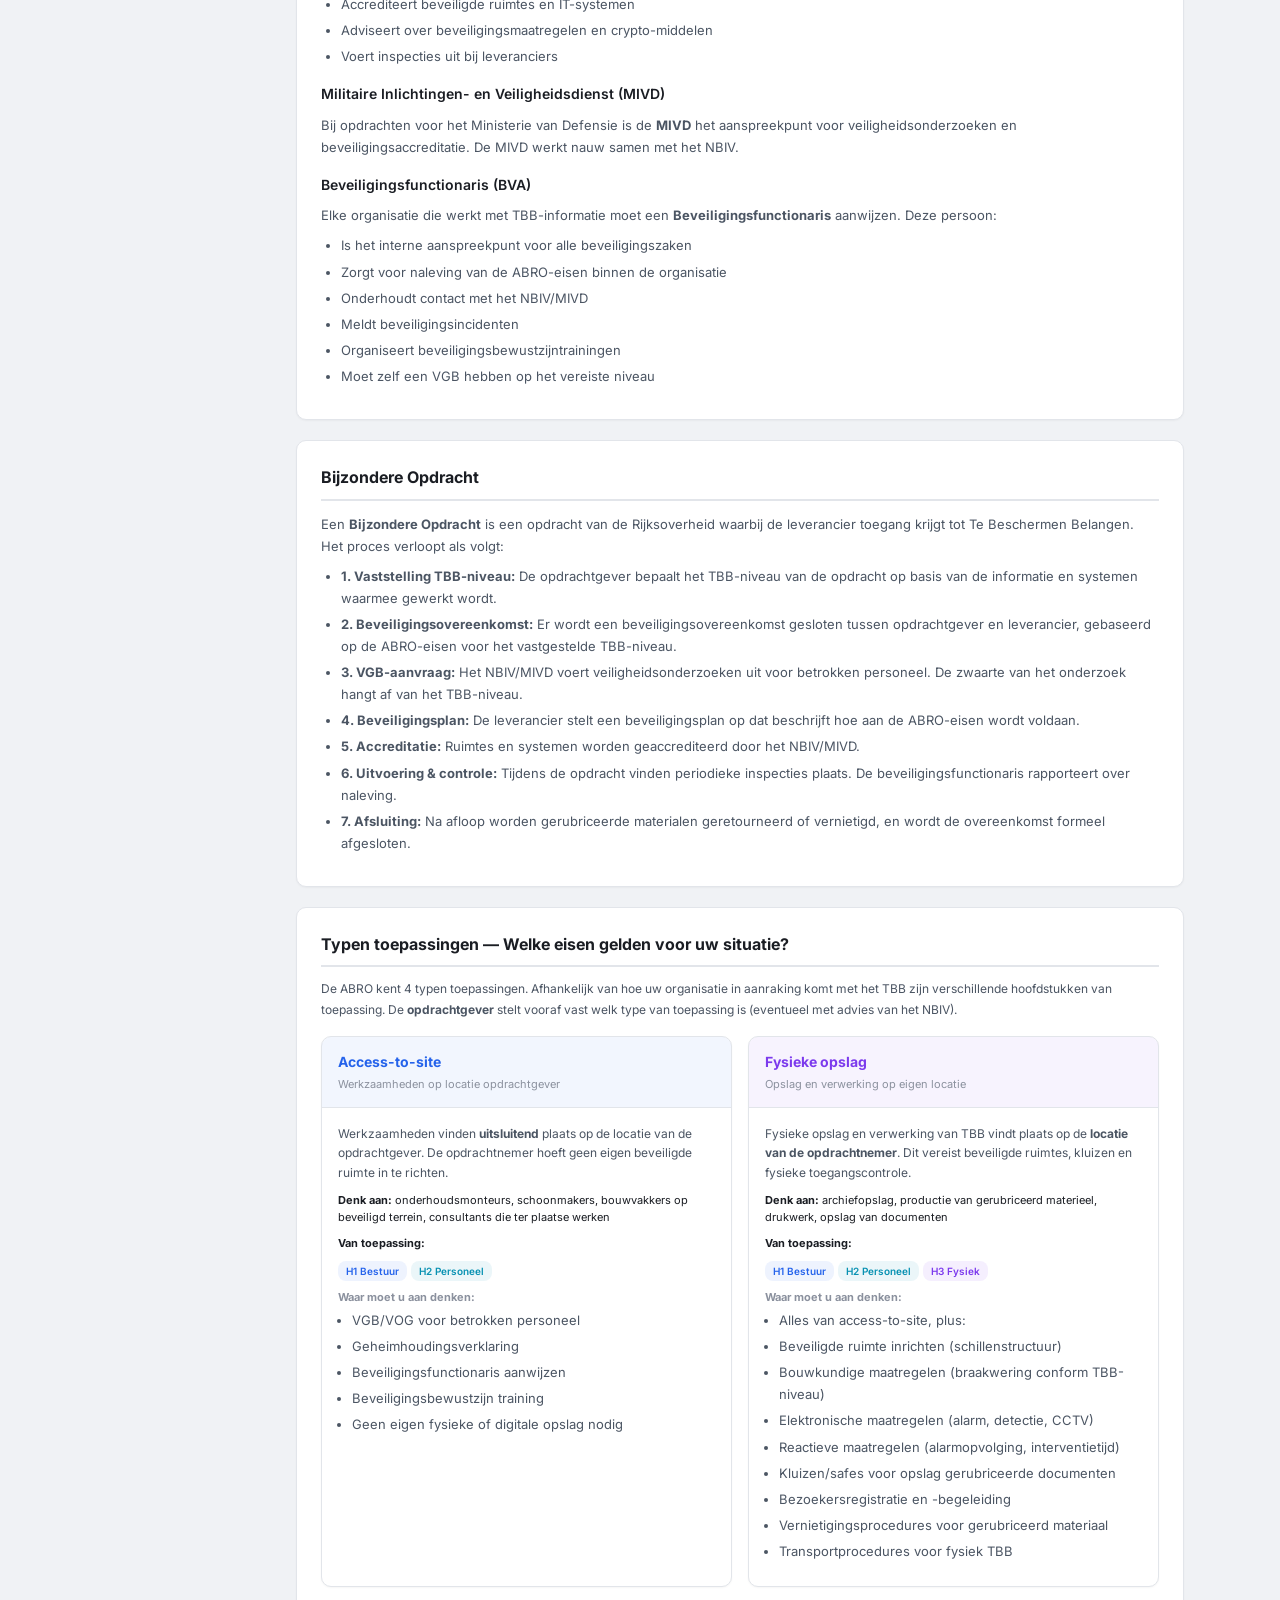
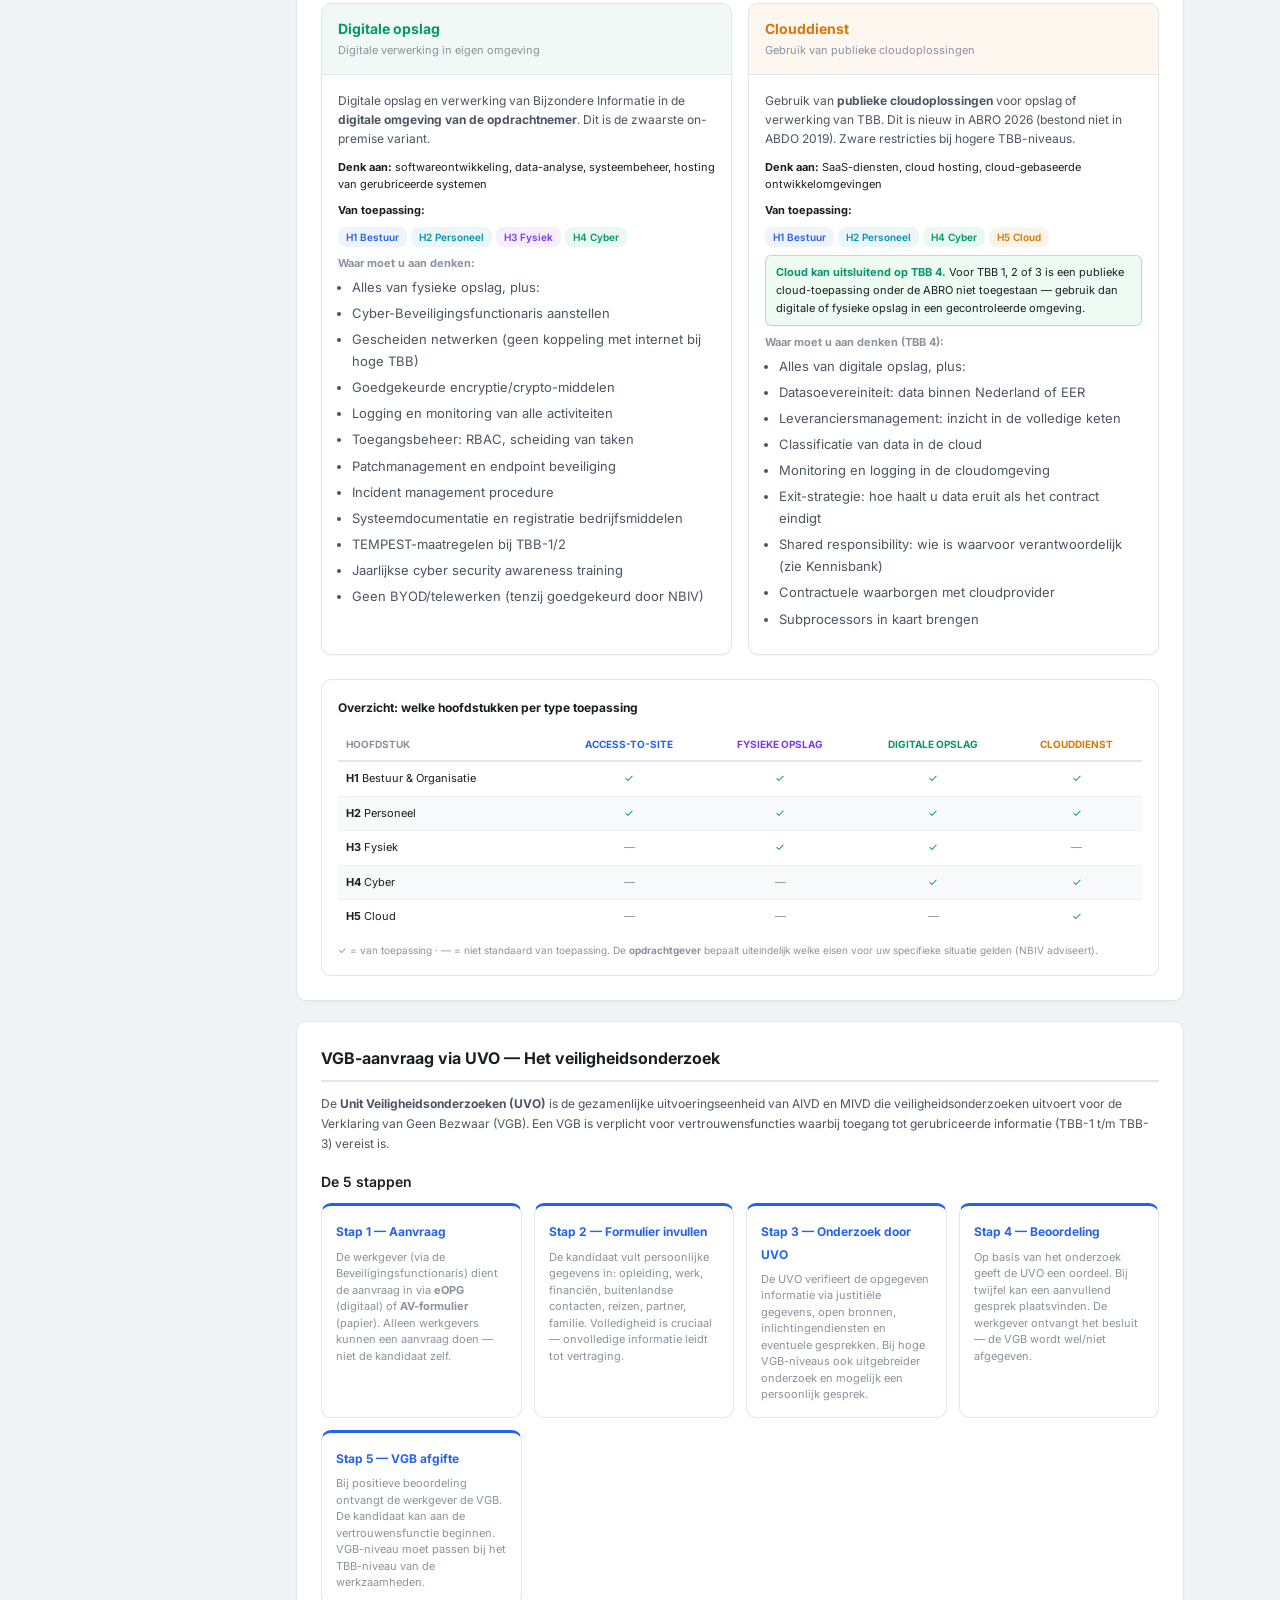
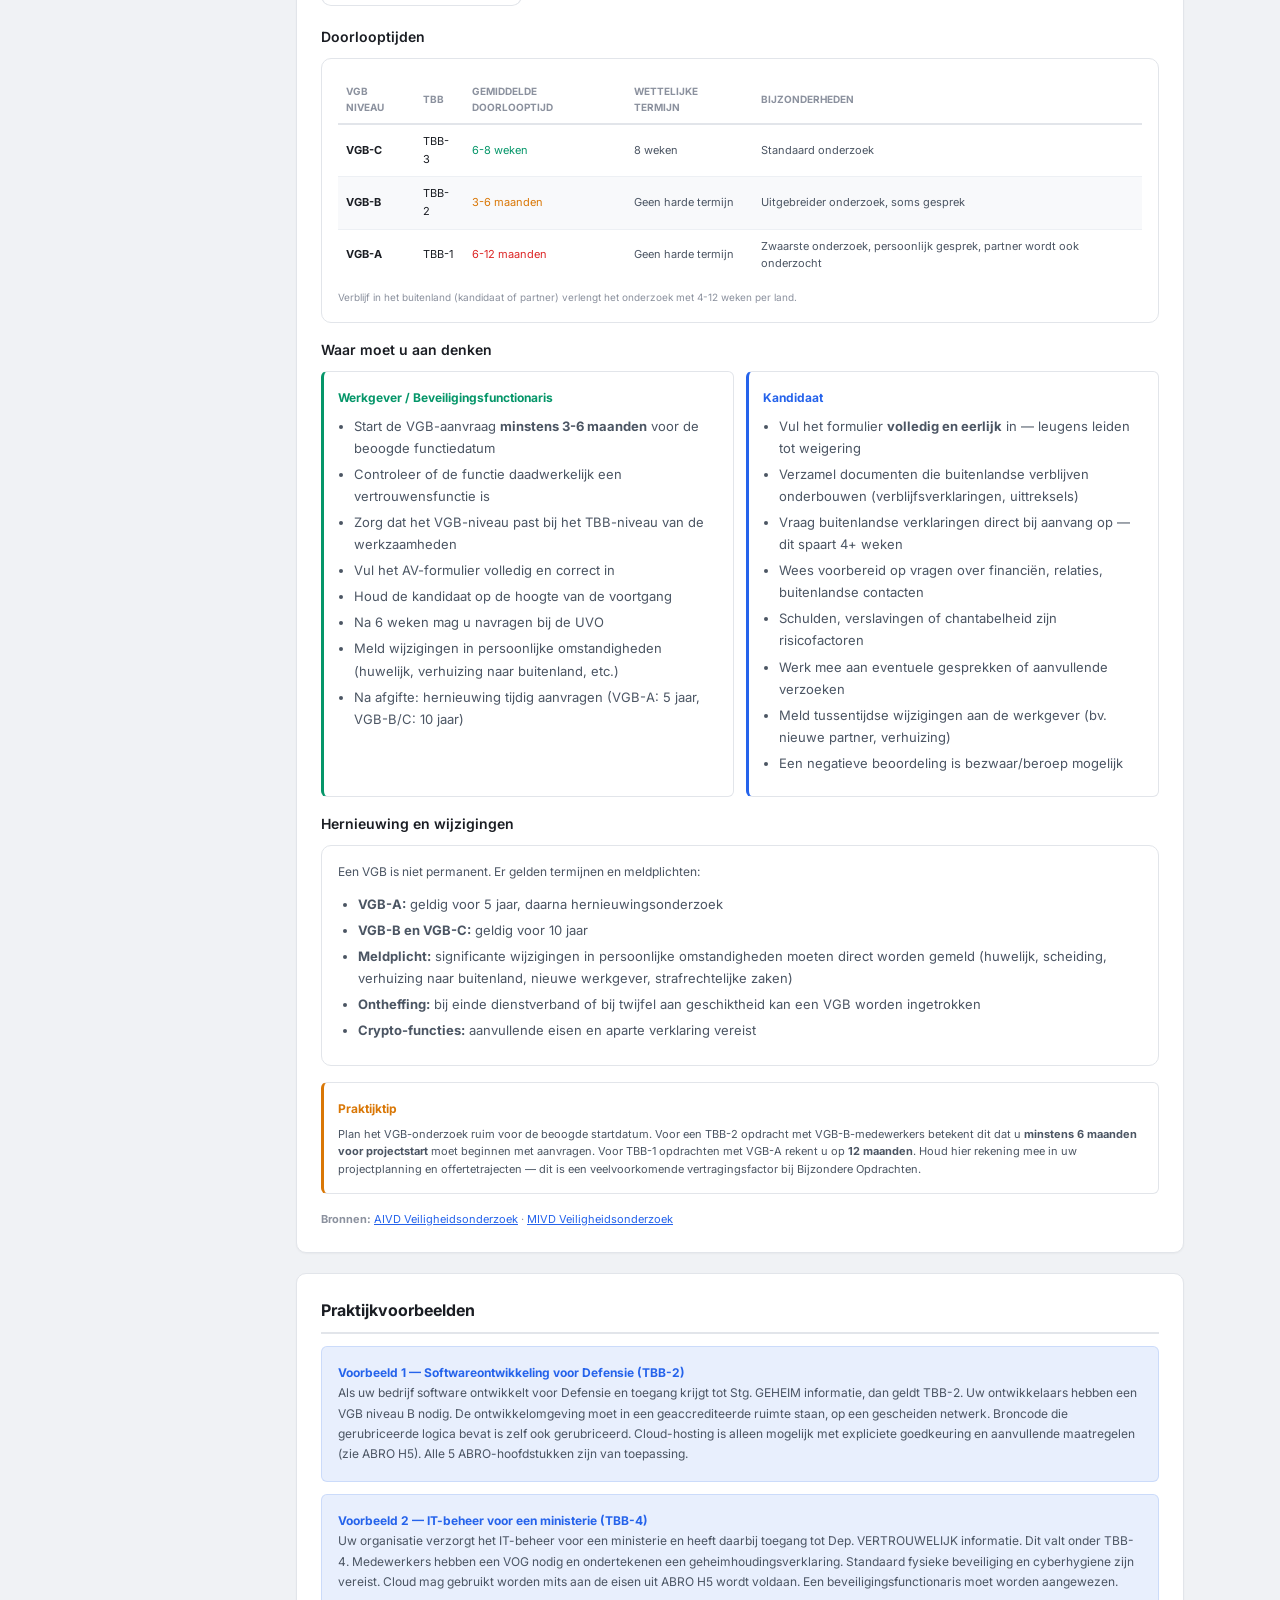
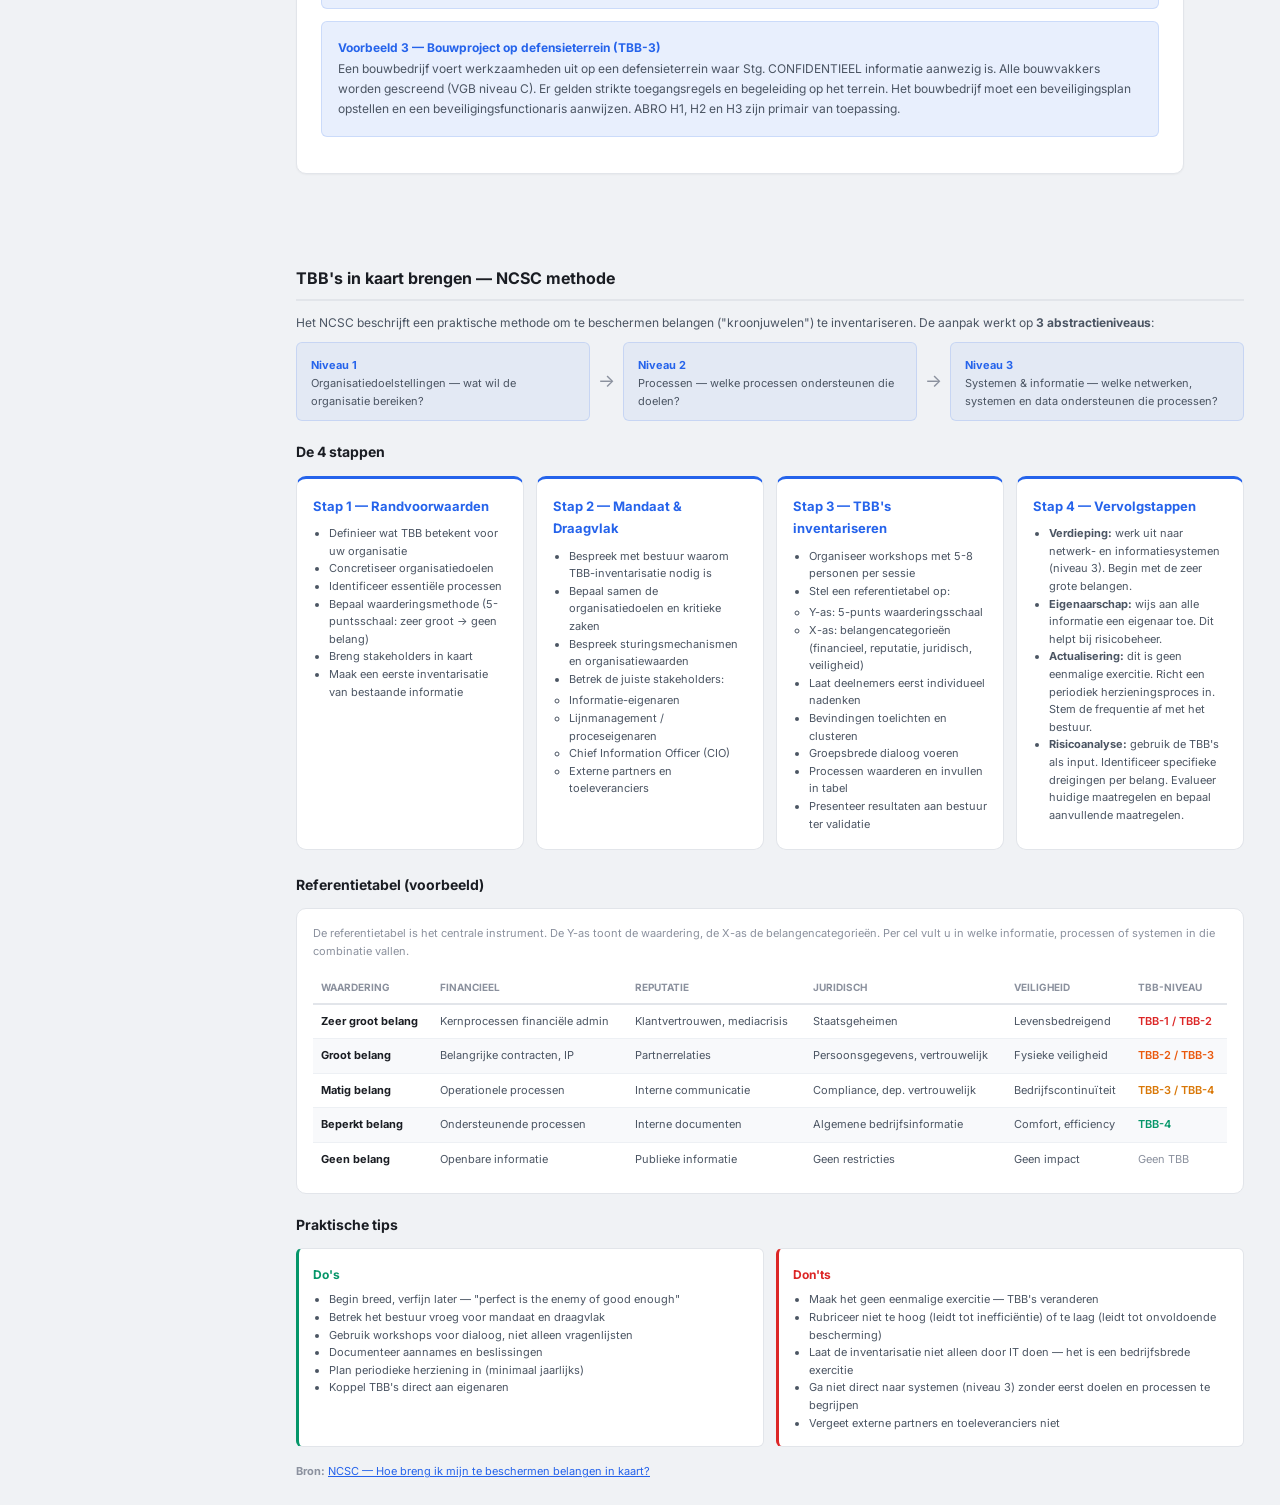
<file: tbb.html>
<!DOCTYPE html>
<html lang="nl">
<head>
  <meta charset="UTF-8">
  <meta name="viewport" content="width=device-width, initial-scale=1.0">
  <title>FNC Tool — Te Beschermen Belangen (TBB)</title>
  <link rel="stylesheet" href="styles.css">
  <link rel="manifest" href="manifest.json">
  <meta name="apple-mobile-web-app-capable" content="yes">
  <meta name="apple-mobile-web-app-status-bar-style" content="default">
  <meta name="apple-mobile-web-app-title" content="FNC Tool">
  <meta name="theme-color" content="#2563eb">
  <script src="theme.js"></script>
  <style>
    .tbb-content { padding: 24px 36px 48px; max-width: 960px; }
    .tbb-section {
      background: var(--bg-surface);
      border: 1px solid var(--border);
      border-radius: var(--radius-lg);
      padding: 24px;
      margin-bottom: 20px;
      box-shadow: var(--shadow-sm);
    }
    .tbb-section h2 {
      font-size: 16px;
      font-weight: 700;
      color: var(--text-primary);
      margin-bottom: 12px;
      padding-bottom: 8px;
      border-bottom: 2px solid var(--border);
    }
    .tbb-section h3 {
      font-size: 14px;
      font-weight: 600;
      color: var(--text-primary);
      margin: 16px 0 8px;
    }
    .tbb-section p, .tbb-section li {
      font-size: 13px;
      color: var(--text-secondary);
      line-height: 1.7;
    }
    .tbb-section ul {
      padding-left: 20px;
      margin: 8px 0;
    }
    .tbb-section li { margin-bottom: 4px; }
    .tbb-level-cards {
      display: grid;
      grid-template-columns: repeat(auto-fit, minmax(220px, 1fr));
      gap: 16px;
      margin: 16px 0;
    }
    .tbb-level-card {
      border-radius: var(--radius-lg);
      padding: 20px;
      border: 1px solid var(--border);
      position: relative;
      overflow: hidden;
    }
    .tbb-level-card::before {
      content: '';
      position: absolute;
      top: 0; left: 0; right: 0;
      height: 4px;
    }
    .tbb-level-card h4 {
      font-size: 14px;
      font-weight: 700;
      margin-bottom: 4px;
    }
    .tbb-level-card .tbb-rubr {
      font-family: var(--font-mono);
      font-size: 11px;
      font-weight: 600;
      margin-bottom: 8px;
      display: inline-block;
      padding: 2px 8px;
      border-radius: 4px;
    }
    .tbb-level-card p { font-size: 12px; color: var(--text-secondary); line-height: 1.6; }
    .tbb-level-card ul { padding-left: 16px; margin-top: 8px; }
    .tbb-level-card li { font-size: 11px; color: var(--text-secondary); margin-bottom: 2px; }

    .lvl-4 { background: rgba(37,99,235,0.04); }
    .lvl-4::before { background: var(--accent); }
    .lvl-4 h4 { color: var(--accent); }
    .lvl-4 .tbb-rubr { background: var(--accent-dim); color: var(--accent); }

    .lvl-3 { background: rgba(217,119,6,0.04); }
    .lvl-3::before { background: var(--yellow); }
    .lvl-3 h4 { color: var(--yellow); }
    .lvl-3 .tbb-rubr { background: var(--yellow-bg); color: var(--yellow); }

    .lvl-2 { background: rgba(234,88,12,0.04); }
    .lvl-2::before { background: var(--orange); }
    .lvl-2 h4 { color: var(--orange); }
    .lvl-2 .tbb-rubr { background: rgba(234,88,12,0.08); color: var(--orange); }

    .lvl-1 { background: rgba(220,38,38,0.04); }
    .lvl-1::before { background: var(--red); }
    .lvl-1 h4 { color: var(--red); }
    .lvl-1 .tbb-rubr { background: var(--red-bg); color: var(--red); }

    .tbb-table {
      width: 100%;
      border-collapse: collapse;
      margin: 16px 0;
      font-size: 12px;
    }
    .tbb-table th {
      font-size: 10px;
      text-transform: uppercase;
      letter-spacing: 0.08em;
      color: var(--text-muted);
      padding: 10px 12px;
      text-align: left;
      border-bottom: 2px solid var(--border);
      font-weight: 600;
      background: var(--bg-elevated);
    }
    .tbb-table td {
      padding: 10px 12px;
      border-bottom: 1px solid var(--border-light);
      color: var(--text-secondary);
      vertical-align: top;
    }
    .tbb-table tr:hover { background: var(--bg-hover); }
    .tbb-table .check { color: var(--green); font-weight: 700; text-align: center; }
    .tbb-table .opt { color: var(--yellow); font-weight: 600; text-align: center; }
    .tbb-table .na { color: var(--text-muted); text-align: center; }

    .tbb-example {
      background: var(--accent-dim);
      border: 1px solid rgba(37,99,235,0.15);
      border-radius: var(--radius);
      padding: 16px;
      margin: 12px 0;
      font-size: 12px;
      color: var(--text-secondary);
      line-height: 1.7;
    }
    .tbb-example strong { color: var(--accent); }

    .back-link {
      display: inline-flex;
      align-items: center;
      gap: 6px;
      font-size: 12px;
      color: var(--accent);
      text-decoration: none;
      font-weight: 500;
    }
    .back-link:hover { text-decoration: underline; }
  </style>
</head>
<body>

<div id="app">
  <button class="mobile-menu-btn" id="menuBtn" aria-label="Menu openen"><span data-icon="menu" data-icon-size="20"></span></button>
  <div class="mobile-menu-overlay" id="menuOverlay" ></div>
  <aside id="sidebar">
    <div class="sidebar-header">
      <div class="logo">
        <span class="logo-icon" data-icon="tbb" data-icon-size="20"></span>
        <span class="logo-text"><strong>FNC</strong> Tool</span>
      </div>
      <div class="version-badge">TBB Stelsel</div>
    </div>
    <nav class="sidebar-nav">
      <a href="home.html" class="nav-item" style="text-decoration:none">
        <span class="nav-icon" data-icon="home"></span> Homepagina
      </a>
      <div class="nav-divider"></div>
      <div class="nav-section-label">Pagina's</div>
      <a href="werkblad.html" class="nav-item" style="text-decoration:none">
        <span class="nav-icon" data-icon="manual"></span> ABRO Werkblad
      </a>
      <a href="index.html" class="nav-item" style="text-decoration:none">
        <span class="nav-icon" data-icon="requirements"></span> ABRO 2026 Eisen
      </a>
      <a href="index.html#gaps" class="nav-item" style="text-decoration:none;font-size:12px;padding-left:28px">
        <span class="nav-icon" data-icon="chevron-right" data-icon-size="12"></span> Gap Analyse
      </a>
      <a href="abdo.html" class="nav-item" style="text-decoration:none">
        <span class="nav-icon" data-icon="abdo"></span> ABDO Vergelijking
      </a>
      <a href="jscu.html" class="nav-item" style="text-decoration:none">
        <span class="nav-icon" style="color:var(--fw-jscu)" data-icon="jscu"></span> JSCU Logging
      </a>
      <a href="tbb.html" class="nav-item active" style="text-decoration:none">
        <span class="nav-icon" data-icon="tbb"></span> TBB Stelsel
      </a>
      <a href="tbb.html#toepassingen" class="nav-item" style="text-decoration:none;font-size:12px;padding-left:28px">
        <span class="nav-icon" data-icon="chevron-right" data-icon-size="12"></span> Typen toepassingen
      </a>
      <a href="diamond.html" class="nav-item" style="text-decoration:none">
        <span class="nav-icon" style="color:var(--purple)" data-icon="knowledge"></span> Kennisbank
      </a>
      <a href="bronnen.html" class="nav-item" style="text-decoration:none">
        <span class="nav-icon" data-icon="sources"></span> Bronnen
      </a>
      <a href="handleiding.html" class="nav-item" style="text-decoration:none">
        <span class="nav-icon" data-icon="manual"></span> Handleiding
      </a>
      <a href="changelog.html" class="nav-item" style="text-decoration:none">
        <span class="nav-icon" data-icon="info"></span> Wijzigingsblad
      </a>
    </nav>
    <div class="sidebar-frameworks">
      <div class="sidebar-hint">
        Het TBB-stelsel bepaalt welke beveiligingseisen van toepassing zijn op uw opdracht.
      </div>
      <button class="theme-toggle-btn" onclick="toggleTheme()" title="Wissel licht/donker thema">
        <span class="theme-toggle-icon" data-icon="theme-dark"></span>
        <span class="theme-toggle-label">Donker thema</span>
      </button>
    </div>
  </aside>

  <main id="main">
    <nav class="breadcrumb" aria-label="Breadcrumb">
      <a href="home.html"><span data-icon="home" data-icon-size="14"></span> Home</a>
      <span class="crumb-sep" data-icon="chevron-right" data-icon-size="12"></span>
      <span class="crumb-current">TBB Stelsel</span>
    </nav>

    <div class="page-header">
      <div>
        <div class="page-title">Te Beschermen Belangen (TBB)</div>
        <div class="page-subtitle">Het rubriceringsstelsel voor gerubriceerde overheidsinformatie</div>
      </div>
      <div class="global-search">
        <input type="text" id="globalSearch" placeholder="Zoek door alles...">
        <div id="globalSearchResults" class="global-search-results"></div>
      </div>
      <div class="page-actions">
        <a href="home.html" class="back-link"><span data-icon="arrow-left" data-icon-size="14"></span> Terug naar home</a>
      </div>
    </div>

    <a href="home.html" class="back-home-mobile">
      <span data-icon="arrow-left" data-icon-size="16"></span> Terug naar home
    </a>

    <div class="tbb-content">

      <!-- Wat is TBB -->
      <div class="tbb-section" id="wat-is-tbb">
        <h2>Wat is TBB?</h2>
        <p>
          <strong>Te Beschermen Belangen (TBB)</strong> is het stelsel waarmee de Rijksoverheid bepaalt welke informatie,
          systemen en processen extra bescherming nodig hebben. Het gaat om belangen waarvan compromittering (onbevoegde
          kennisneming, wijziging of verstoring) schade kan toebrengen aan de Staat, bondgenoten of individuele ministeries.
        </p>
        <p style="margin-top:12px">
          Als leverancier die werkt met TBB-informatie of -systemen bent u gebonden aan de
          <strong>Algemene Beveiligingseisen voor Rijksoverheidsopdrachten (ABRO) 2026</strong>. Het TBB-niveau van uw opdracht
          bepaalt welke beveiligingseisen precies op u van toepassing zijn.
        </p>
      </div>

      <!-- De 4 niveaus -->
      <div class="tbb-section" id="niveaus">
        <h2>De 4 TBB-niveaus</h2>
        <p>Het TBB-stelsel kent vier niveaus, oplopend in zwaarte. Elk niveau correspondeert met een rubricering
           en bepaalt de minimale beveiligingsmaatregelen.</p>

        <div class="tbb-level-cards">
          <div class="tbb-level-card lvl-4">
            <h4>TBB-4</h4>
            <span class="tbb-rubr">Dep. VERTROUWELIJK</span>
            <p>Kennisname door niet-gerechtigden kan nadeel toebrengen aan het belang van één of meer ministeries.</p>
            <ul>
              <li>Beleidsvoorbereiding, interne analyses, gevoelige maar niet-staatsgeheime informatie</li>
              <li>Verklaring Omtrent het Gedrag (VOG) vereist — geen VGB</li>
              <li>Standaard fysieke en cyber maatregelen conform ABRO</li>
              <li>NAVO equivalent: NAVO RESTRICTED / EU RESTRICTED</li>
            </ul>
          </div>

          <div class="tbb-level-card lvl-3">
            <h4>TBB-3</h4>
            <span class="tbb-rubr">Stg. CONFIDENTIEEL</span>
            <p>Kennisname door niet-gerechtigden kan schade toebrengen aan de belangen van de Staat of zijn bondgenoten.</p>
            <ul>
              <li>Vertrouwelijke operationele informatie, diplomatieke berichten</li>
              <li>Verklaring van Geen Bezwaar (VGB) niveau C vereist</li>
              <li>Verscherpte fysieke beveiliging, versleutelde opslag en communicatie</li>
              <li>NAVO equivalent: NATO CONFIDENTIAL / EU CONFIDENTIAL</li>
            </ul>
          </div>

          <div class="tbb-level-card lvl-2">
            <h4>TBB-2</h4>
            <span class="tbb-rubr">Stg. GEHEIM</span>
            <p>Kennisname door niet-gerechtigden kan ernstige schade toebrengen aan de belangen van de Staat of zijn bondgenoten.</p>
            <ul>
              <li>Inlichtingenrapporten, militaire operatieplannen, gevoelige technische informatie</li>
              <li>Verklaring van Geen Bezwaar (VGB) niveau B vereist</li>
              <li>Beveiligde ruimtes, gescheiden netwerken, goedgekeurde crypto</li>
              <li>NAVO equivalent: NATO SECRET / EU SECRET</li>
            </ul>
          </div>

          <div class="tbb-level-card lvl-1">
            <h4>TBB-1</h4>
            <span class="tbb-rubr">Stg. ZEER GEHEIM</span>
            <p>Kennisname door niet-gerechtigden kan zeer ernstige schade toebrengen aan de belangen van de Staat of zijn bondgenoten.</p>
            <ul>
              <li>Bronbescherming inlichtingendiensten, vitale staatsbelangen</li>
              <li>Verklaring van Geen Bezwaar (VGB) niveau A vereist — zwaarste onderzoek</li>
              <li>Geaccrediteerde beveiligde ruimtes, need-to-know strikt gehandhaafd</li>
              <li>NAVO equivalent: COSMIC TOP SECRET / EU TOP SECRET</li>
            </ul>
          </div>
        </div>
      </div>

      <!-- Rubriceringen -->
      <div class="tbb-section" id="rubriceringen">
        <h2>Rubriceringen</h2>
        <p>Rubriceringen zijn de formele aanduidingen die op documenten en informatiedragers worden aangebracht.
           Ze geven aan welk beschermingsniveau van toepassing is.</p>

        <table class="tbb-table">
          <thead>
            <tr>
              <th>Rubricering</th>
              <th>Afkorting</th>
              <th>TBB</th>
              <th>VGB</th>
              <th>NAVO equivalent</th>
              <th>EU equivalent</th>
              <th>Schadeniveau</th>
            </tr>
          </thead>
          <tbody>
            <tr>
              <td><strong>Departementaal VERTROUWELIJK</strong></td>
              <td style="font-family:var(--font-mono)">Dep.V</td>
              <td>TBB-4</td>
              <td>Geen VGB — VOG</td>
              <td>NATO RESTRICTED</td>
              <td>EU RESTRICTED</td>
              <td>Nadeel voor ministerie(s)</td>
            </tr>
            <tr>
              <td><strong>Stg. CONFIDENTIEEL</strong></td>
              <td style="font-family:var(--font-mono)">Stg.C</td>
              <td>TBB-3</td>
              <td>VGB niveau C</td>
              <td>NATO CONFIDENTIAL</td>
              <td>EU CONFIDENTIAL</td>
              <td>Schade aan Staat/bondgenoten</td>
            </tr>
            <tr>
              <td><strong>Stg. GEHEIM</strong></td>
              <td style="font-family:var(--font-mono)">Stg.G</td>
              <td>TBB-2</td>
              <td>VGB niveau B</td>
              <td>NATO SECRET</td>
              <td>EU SECRET</td>
              <td>Ernstige schade aan Staat/bondgenoten</td>
            </tr>
            <tr>
              <td><strong>Stg. ZEER GEHEIM</strong></td>
              <td style="font-family:var(--font-mono)">Stg.ZG</td>
              <td>TBB-1</td>
              <td>VGB niveau A</td>
              <td>COSMIC TOP SECRET</td>
              <td>EU TOP SECRET</td>
              <td>Zeer ernstige schade aan Staat/bondgenoten</td>
            </tr>
          </tbody>
        </table>

        <p style="margin-top:12px">
          <strong>Let op:</strong> rubricering is geen automatisch proces. De opsteller van informatie bepaalt de rubricering op basis
          van het potentiele schadeniveau. Onjuiste rubricering (te hoog of te laag) leidt tot inefficientie of onvoldoende bescherming.
        </p>
      </div>

      <!-- Merkingen -->
      <div class="tbb-section" id="merkingen">
        <h2>Merkingen</h2>
        <p>Naast rubriceringen kunnen aanvullende <strong>merkingen</strong> worden aangebracht die de verspreiding
           verder beperken of specifieke behandelingsvoorschriften geven.</p>

        <table class="tbb-table">
          <thead>
            <tr>
              <th>Merking</th>
              <th>Betekenis</th>
              <th>Voorbeeld</th>
            </tr>
          </thead>
          <tbody>
            <tr>
              <td><strong>Persoonlijk</strong></td>
              <td>Alleen bestemd voor de geadresseerde(n)</td>
              <td>Brieven aan individuele bewindspersonen</td>
            </tr>
            <tr>
              <td><strong>Exclusief</strong></td>
              <td>Beperkte verspreiding binnen aangegeven kring</td>
              <td>Stg. GEHEIM Exclusief — alleen voor projectteam X</td>
            </tr>
            <tr>
              <td><strong>Atomal</strong></td>
              <td>Informatie over kernwapens (NAVO-merking)</td>
              <td>Nucleaire procedures bondgenoten</td>
            </tr>
            <tr>
              <td><strong>Cosmic</strong></td>
              <td>Hoogste NAVO-rubricering</td>
              <td>NAVO Top Secret informatie</td>
            </tr>
            <tr>
              <td><strong>Releasable to (REL TO)</strong></td>
              <td>Vrijgave aan specifieke landen/organisaties</td>
              <td>Stg. GEHEIM REL TO NLD, USA, GBR</td>
            </tr>
          </tbody>
        </table>
      </div>

      <!-- ABRO per TBB-niveau -->
      <div class="tbb-section" id="abro-mapping">
        <h2>ABRO-hoofdstukken per TBB-niveau</h2>
        <p>Niet alle ABRO-hoofdstukken zijn bij elk TBB-niveau even relevant. De onderstaande tabel toont welke
           hoofdstukken verplicht zijn per niveau.</p>

        <table class="tbb-table">
          <thead>
            <tr>
              <th>ABRO Hoofdstuk</th>
              <th style="text-align:center">TBB-4<br><span style="font-size:9px;font-weight:400">Dep.V</span></th>
              <th style="text-align:center">TBB-3<br><span style="font-size:9px;font-weight:400">Stg.C</span></th>
              <th style="text-align:center">TBB-2<br><span style="font-size:9px;font-weight:400">Stg.G</span></th>
              <th style="text-align:center">TBB-1<br><span style="font-size:9px;font-weight:400">Stg.ZG</span></th>
            </tr>
          </thead>
          <tbody>
            <tr>
              <td><strong>H1 — Bestuur & Organisatie</strong><br><span style="font-size:11px;color:var(--text-muted)">Beveiligingsorganisatie, functionaris, incidenten</span></td>
              <td class="check">&#x2713;</td>
              <td class="check">&#x2713;</td>
              <td class="check">&#x2713;</td>
              <td class="check">&#x2713;</td>
            </tr>
            <tr>
              <td><strong>H2 — Personeel</strong><br><span style="font-size:11px;color:var(--text-muted)">Screening, VGB, geheimhouding, bewustzijn</span></td>
              <td class="check">&#x2713;</td>
              <td class="check">&#x2713;</td>
              <td class="check">&#x2713;</td>
              <td class="check">&#x2713;</td>
            </tr>
            <tr>
              <td><strong>H3 — Fysieke beveiliging</strong><br><span style="font-size:11px;color:var(--text-muted)">Bouwkundig, elektronisch, transport, opslag</span></td>
              <td class="check">&#x2713;</td>
              <td class="check">&#x2713;</td>
              <td class="check">&#x2713;</td>
              <td class="check">&#x2713;</td>
            </tr>
            <tr>
              <td><strong>H4 — Cyber</strong><br><span style="font-size:11px;color:var(--text-muted)">IT-beveiliging, netwerk, crypto, logging, monitoring</span></td>
              <td class="check">&#x2713;</td>
              <td class="check">&#x2713;</td>
              <td class="check">&#x2713;</td>
              <td class="check">&#x2713;</td>
            </tr>
            <tr>
              <td><strong>H5 — Cloud</strong><br><span style="font-size:11px;color:var(--text-muted)">Cloudservices, datasoevereiniteit, leveranciersbeheer</span></td>
              <td class="check">&#x2713;</td>
              <td class="na" title="Cloud uitsluitend op TBB-4">&#x2717;</td>
              <td class="na" title="Cloud uitsluitend op TBB-4">&#x2717;</td>
              <td class="na" title="Cloud uitsluitend op TBB-4">&#x2717;</td>
            </tr>
          </tbody>
        </table>

        <p style="margin-top:12px;font-size:12px;color:var(--text-muted)">
          &#x2713; = Verplicht &nbsp;&nbsp; &#x2717; = Niet toegestaan<br>
          <em>Hoofdstuk 5 (Cloud) is alleen van toepassing als type toepassing een <strong>clouddienst</strong> is — en dat is onder de ABRO uitsluitend toegestaan op <strong>TBB&nbsp;4</strong>. Voor TBB 1, 2 of 3 is publieke cloud niet toegestaan.</em>
        </p>

        <p style="margin-top:12px">
          <strong>Belangrijk:</strong> Hoewel alle hoofdstukken bij elk niveau relevant zijn, worden de eisen binnen elk hoofdstuk
          strenger naarmate het TBB-niveau hoger is. Zo vereist TBB-1 bijvoorbeeld gecertificeerde crypto-apparatuur,
          terwijl TBB-4 met softwarematige encryptie kan volstaan.
        </p>
      </div>

      <!-- Rollen & instanties -->
      <div class="tbb-section" id="rollen">
        <h2>Rollen & Instanties</h2>

        <h3>Nationaal Bureau voor Verbindingsbeveiliging (NBV/NBIV)</h3>
        <p>
          Het <strong>NBIV</strong> (voorheen NBV, onderdeel van de AIVD) is het centrale aanspreekpunt voor
          beveiligingsvraagstukken bij gerubriceerde opdrachten. Het NBIV:
        </p>
        <ul>
          <li>Verstrekt en beheert Verklaringen van Geen Bezwaar (VGB)</li>
          <li>Accrediteert beveiligde ruimtes en IT-systemen</li>
          <li>Adviseert over beveiligingsmaatregelen en crypto-middelen</li>
          <li>Voert inspecties uit bij leveranciers</li>
        </ul>

        <h3>Militaire Inlichtingen- en Veiligheidsdienst (MIVD)</h3>
        <p>
          Bij opdrachten voor het Ministerie van Defensie is de <strong>MIVD</strong> het aanspreekpunt voor
          veiligheidsonderzoeken en beveiligingsaccreditatie. De MIVD werkt nauw samen met het NBIV.
        </p>

        <h3>Beveiligingsfunctionaris (BVA)</h3>
        <p>
          Elke organisatie die werkt met TBB-informatie moet een <strong>Beveiligingsfunctionaris</strong> aanwijzen.
          Deze persoon:
        </p>
        <ul>
          <li>Is het interne aanspreekpunt voor alle beveiligingszaken</li>
          <li>Zorgt voor naleving van de ABRO-eisen binnen de organisatie</li>
          <li>Onderhoudt contact met het NBIV/MIVD</li>
          <li>Meldt beveiligingsincidenten</li>
          <li>Organiseert beveiligingsbewustzijntrainingen</li>
          <li>Moet zelf een VGB hebben op het vereiste niveau</li>
        </ul>
      </div>

      <!-- Bijzondere Opdracht -->
      <div class="tbb-section" id="bijzondere-opdracht">
        <h2>Bijzondere Opdracht</h2>
        <p>
          Een <strong>Bijzondere Opdracht</strong> is een opdracht van de Rijksoverheid waarbij de leverancier toegang krijgt
          tot Te Beschermen Belangen. Het proces verloopt als volgt:
        </p>
        <ul>
          <li><strong>1. Vaststelling TBB-niveau:</strong> De opdrachtgever bepaalt het TBB-niveau van de opdracht op basis van de informatie en systemen waarmee gewerkt wordt.</li>
          <li><strong>2. Beveiligingsovereenkomst:</strong> Er wordt een beveiligingsovereenkomst gesloten tussen opdrachtgever en leverancier, gebaseerd op de ABRO-eisen voor het vastgestelde TBB-niveau.</li>
          <li><strong>3. VGB-aanvraag:</strong> Het NBIV/MIVD voert veiligheidsonderzoeken uit voor betrokken personeel. De zwaarte van het onderzoek hangt af van het TBB-niveau.</li>
          <li><strong>4. Beveiligingsplan:</strong> De leverancier stelt een beveiligingsplan op dat beschrijft hoe aan de ABRO-eisen wordt voldaan.</li>
          <li><strong>5. Accreditatie:</strong> Ruimtes en systemen worden geaccrediteerd door het NBIV/MIVD.</li>
          <li><strong>6. Uitvoering & controle:</strong> Tijdens de opdracht vinden periodieke inspecties plaats. De beveiligingsfunctionaris rapporteert over naleving.</li>
          <li><strong>7. Afsluiting:</strong> Na afloop worden gerubriceerde materialen geretourneerd of vernietigd, en wordt de overeenkomst formeel afgesloten.</li>
        </ul>
      </div>

      <!-- Typen toepassingen -->
      <div class="tbb-section" id="toepassingen">
        <h2>Typen toepassingen — Welke eisen gelden voor uw situatie?</h2>
        <p style="font-size:12px;color:var(--text-secondary);line-height:1.7;margin-bottom:16px">
          De ABRO kent 4 typen toepassingen. Afhankelijk van hoe uw organisatie in aanraking komt met het TBB zijn verschillende hoofdstukken van toepassing. De <strong>opdrachtgever</strong> stelt vooraf vast welk type van toepassing is (eventueel met advies van het NBIV).
        </p>

        <div style="display:grid;grid-template-columns:repeat(auto-fit,minmax(280px,1fr));gap:16px;margin-bottom:24px">

          <!-- Access-to-site -->
          <div style="background:var(--bg-surface);border:1px solid var(--border);border-radius:var(--radius-lg);overflow:hidden;box-shadow:var(--shadow-sm)">
            <div style="padding:14px 16px;background:rgba(37,99,235,0.06);border-bottom:1px solid var(--border)">
              <strong style="font-size:14px;color:var(--accent)">Access-to-site</strong>
              <div style="font-size:11px;color:var(--text-muted);margin-top:2px">Werkzaamheden op locatie opdrachtgever</div>
            </div>
            <div style="padding:16px">
              <p style="font-size:12px;color:var(--text-secondary);line-height:1.6;margin-bottom:10px">
                Werkzaamheden vinden <strong>uitsluitend</strong> plaats op de locatie van de opdrachtgever. De opdrachtnemer hoeft geen eigen beveiligde ruimte in te richten.
              </p>
              <div style="font-size:11px;margin-bottom:8px"><strong>Denk aan:</strong> onderhoudsmonteurs, schoonmakers, bouwvakkers op beveiligd terrein, consultants die ter plaatse werken</div>
              <div style="font-size:11px;margin-bottom:8px"><strong>Van toepassing:</strong></div>
              <div style="display:flex;gap:4px;flex-wrap:wrap;margin-bottom:8px">
                <span style="font-size:10px;padding:2px 8px;border-radius:8px;background:rgba(37,99,235,0.08);color:var(--accent);font-weight:600">H1 Bestuur</span>
                <span style="font-size:10px;padding:2px 8px;border-radius:8px;background:rgba(8,145,178,0.08);color:var(--cyan);font-weight:600">H2 Personeel</span>
              </div>
              <div style="font-size:11px;color:var(--text-muted);line-height:1.5">
                <strong>Waar moet u aan denken:</strong>
                <ul style="padding-left:14px;margin-top:4px">
                  <li>VGB/VOG voor betrokken personeel</li>
                  <li>Geheimhoudingsverklaring</li>
                  <li>Beveiligingsfunctionaris aanwijzen</li>
                  <li>Beveiligingsbewustzijn training</li>
                  <li>Geen eigen fysieke of digitale opslag nodig</li>
                </ul>
              </div>
            </div>
          </div>

          <!-- Fysieke opslag -->
          <div style="background:var(--bg-surface);border:1px solid var(--border);border-radius:var(--radius-lg);overflow:hidden;box-shadow:var(--shadow-sm)">
            <div style="padding:14px 16px;background:rgba(124,58,237,0.06);border-bottom:1px solid var(--border)">
              <strong style="font-size:14px;color:var(--purple)">Fysieke opslag</strong>
              <div style="font-size:11px;color:var(--text-muted);margin-top:2px">Opslag en verwerking op eigen locatie</div>
            </div>
            <div style="padding:16px">
              <p style="font-size:12px;color:var(--text-secondary);line-height:1.6;margin-bottom:10px">
                Fysieke opslag en verwerking van TBB vindt plaats op de <strong>locatie van de opdrachtnemer</strong>. Dit vereist beveiligde ruimtes, kluizen en fysieke toegangscontrole.
              </p>
              <div style="font-size:11px;margin-bottom:8px"><strong>Denk aan:</strong> archiefopslag, productie van gerubriceerd materieel, drukwerk, opslag van documenten</div>
              <div style="font-size:11px;margin-bottom:8px"><strong>Van toepassing:</strong></div>
              <div style="display:flex;gap:4px;flex-wrap:wrap;margin-bottom:8px">
                <span style="font-size:10px;padding:2px 8px;border-radius:8px;background:rgba(37,99,235,0.08);color:var(--accent);font-weight:600">H1 Bestuur</span>
                <span style="font-size:10px;padding:2px 8px;border-radius:8px;background:rgba(8,145,178,0.08);color:var(--cyan);font-weight:600">H2 Personeel</span>
                <span style="font-size:10px;padding:2px 8px;border-radius:8px;background:rgba(124,58,237,0.08);color:var(--purple);font-weight:600">H3 Fysiek</span>
              </div>
              <div style="font-size:11px;color:var(--text-muted);line-height:1.5">
                <strong>Waar moet u aan denken:</strong>
                <ul style="padding-left:14px;margin-top:4px">
                  <li>Alles van access-to-site, plus:</li>
                  <li>Beveiligde ruimte inrichten (schillenstructuur)</li>
                  <li>Bouwkundige maatregelen (braakwering conform TBB-niveau)</li>
                  <li>Elektronische maatregelen (alarm, detectie, CCTV)</li>
                  <li>Reactieve maatregelen (alarmopvolging, interventietijd)</li>
                  <li>Kluizen/safes voor opslag gerubriceerde documenten</li>
                  <li>Bezoekersregistratie en -begeleiding</li>
                  <li>Vernietigingsprocedures voor gerubriceerd materiaal</li>
                  <li>Transportprocedures voor fysiek TBB</li>
                </ul>
              </div>
            </div>
          </div>

          <!-- Digitale opslag -->
          <div style="background:var(--bg-surface);border:1px solid var(--border);border-radius:var(--radius-lg);overflow:hidden;box-shadow:var(--shadow-sm)">
            <div style="padding:14px 16px;background:rgba(5,150,105,0.06);border-bottom:1px solid var(--border)">
              <strong style="font-size:14px;color:var(--green)">Digitale opslag</strong>
              <div style="font-size:11px;color:var(--text-muted);margin-top:2px">Digitale verwerking in eigen omgeving</div>
            </div>
            <div style="padding:16px">
              <p style="font-size:12px;color:var(--text-secondary);line-height:1.6;margin-bottom:10px">
                Digitale opslag en verwerking van Bijzondere Informatie in de <strong>digitale omgeving van de opdrachtnemer</strong>. Dit is de zwaarste on-premise variant.
              </p>
              <div style="font-size:11px;margin-bottom:8px"><strong>Denk aan:</strong> softwareontwikkeling, data-analyse, systeembeheer, hosting van gerubriceerde systemen</div>
              <div style="font-size:11px;margin-bottom:8px"><strong>Van toepassing:</strong></div>
              <div style="display:flex;gap:4px;flex-wrap:wrap;margin-bottom:8px">
                <span style="font-size:10px;padding:2px 8px;border-radius:8px;background:rgba(37,99,235,0.08);color:var(--accent);font-weight:600">H1 Bestuur</span>
                <span style="font-size:10px;padding:2px 8px;border-radius:8px;background:rgba(8,145,178,0.08);color:var(--cyan);font-weight:600">H2 Personeel</span>
                <span style="font-size:10px;padding:2px 8px;border-radius:8px;background:rgba(124,58,237,0.08);color:var(--purple);font-weight:600">H3 Fysiek</span>
                <span style="font-size:10px;padding:2px 8px;border-radius:8px;background:rgba(5,150,105,0.08);color:var(--green);font-weight:600">H4 Cyber</span>
              </div>
              <div style="font-size:11px;color:var(--text-muted);line-height:1.5">
                <strong>Waar moet u aan denken:</strong>
                <ul style="padding-left:14px;margin-top:4px">
                  <li>Alles van fysieke opslag, plus:</li>
                  <li>Cyber-Beveiligingsfunctionaris aanstellen</li>
                  <li>Gescheiden netwerken (geen koppeling met internet bij hoge TBB)</li>
                  <li>Goedgekeurde encryptie/crypto-middelen</li>
                  <li>Logging en monitoring van alle activiteiten</li>
                  <li>Toegangsbeheer: RBAC, scheiding van taken</li>
                  <li>Patchmanagement en endpoint beveiliging</li>
                  <li>Incident management procedure</li>
                  <li>Systeemdocumentatie en registratie bedrijfsmiddelen</li>
                  <li>TEMPEST-maatregelen bij TBB-1/2</li>
                  <li>Jaarlijkse cyber security awareness training</li>
                  <li>Geen BYOD/telewerken (tenzij goedgekeurd door NBIV)</li>
                </ul>
              </div>
            </div>
          </div>

          <!-- Clouddienst -->
          <div style="background:var(--bg-surface);border:1px solid var(--border);border-radius:var(--radius-lg);overflow:hidden;box-shadow:var(--shadow-sm)">
            <div style="padding:14px 16px;background:rgba(217,119,6,0.06);border-bottom:1px solid var(--border)">
              <strong style="font-size:14px;color:var(--yellow)">Clouddienst</strong>
              <div style="font-size:11px;color:var(--text-muted);margin-top:2px">Gebruik van publieke cloudoplossingen</div>
            </div>
            <div style="padding:16px">
              <p style="font-size:12px;color:var(--text-secondary);line-height:1.6;margin-bottom:10px">
                Gebruik van <strong>publieke cloudoplossingen</strong> voor opslag of verwerking van TBB. Dit is nieuw in ABRO 2026 (bestond niet in ABDO 2019). Zware restricties bij hogere TBB-niveaus.
              </p>
              <div style="font-size:11px;margin-bottom:8px"><strong>Denk aan:</strong> SaaS-diensten, cloud hosting, cloud-gebaseerde ontwikkelomgevingen</div>
              <div style="font-size:11px;margin-bottom:8px"><strong>Van toepassing:</strong></div>
              <div style="display:flex;gap:4px;flex-wrap:wrap;margin-bottom:8px">
                <span style="font-size:10px;padding:2px 8px;border-radius:8px;background:rgba(37,99,235,0.08);color:var(--accent);font-weight:600">H1 Bestuur</span>
                <span style="font-size:10px;padding:2px 8px;border-radius:8px;background:rgba(8,145,178,0.08);color:var(--cyan);font-weight:600">H2 Personeel</span>
                <span style="font-size:10px;padding:2px 8px;border-radius:8px;background:rgba(5,150,105,0.08);color:var(--green);font-weight:600">H4 Cyber</span>
                <span style="font-size:10px;padding:2px 8px;border-radius:8px;background:rgba(217,119,6,0.08);color:var(--yellow);font-weight:600">H5 Cloud</span>
              </div>
              <div style="background:rgba(34,197,94,0.08);border:1px solid rgba(34,197,94,0.35);border-radius:var(--radius);padding:8px 10px;margin-bottom:8px;font-size:11px;color:var(--text-primary)">
                <strong style="color:var(--green)">Cloud kan uitsluitend op TBB&nbsp;4.</strong> Voor TBB 1, 2 of 3 is een publieke cloud-toepassing onder de ABRO niet toegestaan — gebruik dan digitale of fysieke opslag in een gecontroleerde omgeving.
              </div>
              <div style="font-size:11px;color:var(--text-muted);line-height:1.5">
                <strong>Waar moet u aan denken (TBB&nbsp;4):</strong>
                <ul style="padding-left:14px;margin-top:4px">
                  <li>Alles van digitale opslag, plus:</li>
                  <li>Datasoevereiniteit: data binnen Nederland of EER</li>
                  <li>Leveranciersmanagement: inzicht in de volledige keten</li>
                  <li>Classificatie van data in de cloud</li>
                  <li>Monitoring en logging in de cloudomgeving</li>
                  <li>Exit-strategie: hoe haalt u data eruit als het contract eindigt</li>
                  <li>Shared responsibility: wie is waarvoor verantwoordelijk (zie Kennisbank)</li>
                  <li>Contractuele waarborgen met cloudprovider</li>
                  <li>Subprocessors in kaart brengen</li>
                </ul>
              </div>
            </div>
          </div>
        </div>

        <!-- Samenvattingstabel -->
        <div style="background:var(--bg-surface);border:1px solid var(--border);border-radius:var(--radius-lg);padding:16px;overflow-x:auto">
          <strong style="font-size:12px">Overzicht: welke hoofdstukken per type toepassing</strong>
          <table style="width:100%;border-collapse:collapse;margin-top:10px;font-size:11px">
            <thead><tr style="border-bottom:2px solid var(--border)">
              <th style="text-align:left;padding:8px;color:var(--text-muted);font-size:10px">HOOFDSTUK</th>
              <th style="text-align:center;padding:8px;color:var(--accent);font-size:10px">ACCESS-TO-SITE</th>
              <th style="text-align:center;padding:8px;color:var(--purple);font-size:10px">FYSIEKE OPSLAG</th>
              <th style="text-align:center;padding:8px;color:var(--green);font-size:10px">DIGITALE OPSLAG</th>
              <th style="text-align:center;padding:8px;color:var(--yellow);font-size:10px">CLOUDDIENST</th>
            </tr></thead>
            <tbody>
              <tr style="border-bottom:1px solid var(--border-light)"><td style="padding:8px"><strong>H1</strong> Bestuur & Organisatie</td><td style="text-align:center;padding:8px;color:var(--green)">&#x2713;</td><td style="text-align:center;padding:8px;color:var(--green)">&#x2713;</td><td style="text-align:center;padding:8px;color:var(--green)">&#x2713;</td><td style="text-align:center;padding:8px;color:var(--green)">&#x2713;</td></tr>
              <tr style="border-bottom:1px solid var(--border-light);background:var(--bg-elevated)"><td style="padding:8px"><strong>H2</strong> Personeel</td><td style="text-align:center;padding:8px;color:var(--green)">&#x2713;</td><td style="text-align:center;padding:8px;color:var(--green)">&#x2713;</td><td style="text-align:center;padding:8px;color:var(--green)">&#x2713;</td><td style="text-align:center;padding:8px;color:var(--green)">&#x2713;</td></tr>
              <tr style="border-bottom:1px solid var(--border-light)"><td style="padding:8px"><strong>H3</strong> Fysiek</td><td style="text-align:center;padding:8px;color:var(--text-muted)">—</td><td style="text-align:center;padding:8px;color:var(--green)">&#x2713;</td><td style="text-align:center;padding:8px;color:var(--green)">&#x2713;</td><td style="text-align:center;padding:8px;color:var(--text-muted)">—</td></tr>
              <tr style="border-bottom:1px solid var(--border-light);background:var(--bg-elevated)"><td style="padding:8px"><strong>H4</strong> Cyber</td><td style="text-align:center;padding:8px;color:var(--text-muted)">—</td><td style="text-align:center;padding:8px;color:var(--text-muted)">—</td><td style="text-align:center;padding:8px;color:var(--green)">&#x2713;</td><td style="text-align:center;padding:8px;color:var(--green)">&#x2713;</td></tr>
              <tr><td style="padding:8px"><strong>H5</strong> Cloud</td><td style="text-align:center;padding:8px;color:var(--text-muted)">—</td><td style="text-align:center;padding:8px;color:var(--text-muted)">—</td><td style="text-align:center;padding:8px;color:var(--text-muted)">—</td><td style="text-align:center;padding:8px;color:var(--green)">&#x2713;</td></tr>
            </tbody>
          </table>
          <p style="font-size:10px;color:var(--text-muted);margin-top:8px">&#x2713; = van toepassing · — = niet standaard van toepassing. De <strong>opdrachtgever</strong> bepaalt uiteindelijk welke eisen voor uw specifieke situatie gelden (NBIV adviseert).</p>
        </div>
      </div>

      <!-- UVO VGB Proces -->
      <div class="tbb-section" id="uvo-vgb">
        <h2>VGB-aanvraag via UVO — Het veiligheidsonderzoek</h2>
        <p style="font-size:12px;color:var(--text-secondary);line-height:1.7;margin-bottom:16px">
          De <strong>Unit Veiligheidsonderzoeken (UVO)</strong> is de gezamenlijke uitvoeringseenheid van AIVD en MIVD die veiligheidsonderzoeken uitvoert voor de Verklaring van Geen Bezwaar (VGB). Een VGB is verplicht voor vertrouwensfuncties waarbij toegang tot gerubriceerde informatie (TBB-1 t/m TBB-3) vereist is.
        </p>

        <h3 style="font-size:14px;color:var(--text-primary);margin:16px 0 10px">De 5 stappen</h3>
        <div style="display:grid;grid-template-columns:repeat(auto-fit,minmax(180px,1fr));gap:12px;margin-bottom:20px">
          <div style="background:var(--bg-surface);border:1px solid var(--border);border-radius:var(--radius-lg);padding:14px;border-top:3px solid var(--accent)">
            <strong style="font-size:12px;color:var(--accent)">Stap 1 — Aanvraag</strong>
            <div style="font-size:11px;color:var(--text-muted);line-height:1.5;margin-top:6px">
              De werkgever (via de Beveiligingsfunctionaris) dient de aanvraag in via <strong>eOPG</strong> (digitaal) of <strong>AV-formulier</strong> (papier). Alleen werkgevers kunnen een aanvraag doen — niet de kandidaat zelf.
            </div>
          </div>
          <div style="background:var(--bg-surface);border:1px solid var(--border);border-radius:var(--radius-lg);padding:14px;border-top:3px solid var(--accent)">
            <strong style="font-size:12px;color:var(--accent)">Stap 2 — Formulier invullen</strong>
            <div style="font-size:11px;color:var(--text-muted);line-height:1.5;margin-top:6px">
              De kandidaat vult persoonlijke gegevens in: opleiding, werk, financiën, buitenlandse contacten, reizen, partner, familie. Volledigheid is cruciaal — onvolledige informatie leidt tot vertraging.
            </div>
          </div>
          <div style="background:var(--bg-surface);border:1px solid var(--border);border-radius:var(--radius-lg);padding:14px;border-top:3px solid var(--accent)">
            <strong style="font-size:12px;color:var(--accent)">Stap 3 — Onderzoek door UVO</strong>
            <div style="font-size:11px;color:var(--text-muted);line-height:1.5;margin-top:6px">
              De UVO verifieert de opgegeven informatie via justitiële gegevens, open bronnen, inlichtingendiensten en eventuele gesprekken. Bij hoge VGB-niveaus ook uitgebreider onderzoek en mogelijk een persoonlijk gesprek.
            </div>
          </div>
          <div style="background:var(--bg-surface);border:1px solid var(--border);border-radius:var(--radius-lg);padding:14px;border-top:3px solid var(--accent)">
            <strong style="font-size:12px;color:var(--accent)">Stap 4 — Beoordeling</strong>
            <div style="font-size:11px;color:var(--text-muted);line-height:1.5;margin-top:6px">
              Op basis van het onderzoek geeft de UVO een oordeel. Bij twijfel kan een aanvullend gesprek plaatsvinden. De werkgever ontvangt het besluit — de VGB wordt wel/niet afgegeven.
            </div>
          </div>
          <div style="background:var(--bg-surface);border:1px solid var(--border);border-radius:var(--radius-lg);padding:14px;border-top:3px solid var(--accent)">
            <strong style="font-size:12px;color:var(--accent)">Stap 5 — VGB afgifte</strong>
            <div style="font-size:11px;color:var(--text-muted);line-height:1.5;margin-top:6px">
              Bij positieve beoordeling ontvangt de werkgever de VGB. De kandidaat kan aan de vertrouwensfunctie beginnen. VGB-niveau moet passen bij het TBB-niveau van de werkzaamheden.
            </div>
          </div>
        </div>

        <h3 style="font-size:14px;color:var(--text-primary);margin:16px 0 10px">Doorlooptijden</h3>
        <div style="background:var(--bg-surface);border:1px solid var(--border);border-radius:var(--radius-lg);padding:16px;margin-bottom:16px;overflow-x:auto">
          <table style="width:100%;border-collapse:collapse;font-size:11px">
            <thead><tr style="border-bottom:2px solid var(--border)">
              <th style="text-align:left;padding:8px;color:var(--text-muted);font-size:10px">VGB NIVEAU</th>
              <th style="text-align:left;padding:8px;color:var(--text-muted);font-size:10px">TBB</th>
              <th style="text-align:left;padding:8px;color:var(--text-muted);font-size:10px">GEMIDDELDE DOORLOOPTIJD</th>
              <th style="text-align:left;padding:8px;color:var(--text-muted);font-size:10px">WETTELIJKE TERMIJN</th>
              <th style="text-align:left;padding:8px;color:var(--text-muted);font-size:10px">BIJZONDERHEDEN</th>
            </tr></thead>
            <tbody>
              <tr style="border-bottom:1px solid var(--border-light)"><td style="padding:8px"><strong>VGB-C</strong></td><td style="padding:8px">TBB-3</td><td style="padding:8px;color:var(--green)">6-8 weken</td><td style="padding:8px;color:var(--text-secondary)">8 weken</td><td style="padding:8px;color:var(--text-secondary)">Standaard onderzoek</td></tr>
              <tr style="border-bottom:1px solid var(--border-light);background:var(--bg-elevated)"><td style="padding:8px"><strong>VGB-B</strong></td><td style="padding:8px">TBB-2</td><td style="padding:8px;color:var(--yellow)">3-6 maanden</td><td style="padding:8px;color:var(--text-secondary)">Geen harde termijn</td><td style="padding:8px;color:var(--text-secondary)">Uitgebreider onderzoek, soms gesprek</td></tr>
              <tr><td style="padding:8px"><strong>VGB-A</strong></td><td style="padding:8px">TBB-1</td><td style="padding:8px;color:var(--red)">6-12 maanden</td><td style="padding:8px;color:var(--text-secondary)">Geen harde termijn</td><td style="padding:8px;color:var(--text-secondary)">Zwaarste onderzoek, persoonlijk gesprek, partner wordt ook onderzocht</td></tr>
            </tbody>
          </table>
          <p style="font-size:10px;color:var(--text-muted);margin-top:8px">Verblijf in het buitenland (kandidaat of partner) verlengt het onderzoek met 4-12 weken per land.</p>
        </div>

        <h3 style="font-size:14px;color:var(--text-primary);margin:16px 0 10px">Waar moet u aan denken</h3>
        <div style="display:grid;grid-template-columns:repeat(auto-fit,minmax(250px,1fr));gap:12px;margin-bottom:16px">
          <div style="background:var(--bg-surface);border:1px solid var(--border);border-left:3px solid var(--green);border-radius:var(--radius);padding:14px">
            <strong style="font-size:12px;color:var(--green)">Werkgever / Beveiligingsfunctionaris</strong>
            <ul style="font-size:11px;color:var(--text-secondary);line-height:1.6;padding-left:16px;margin-top:6px">
              <li>Start de VGB-aanvraag <strong>minstens 3-6 maanden</strong> voor de beoogde functiedatum</li>
              <li>Controleer of de functie daadwerkelijk een vertrouwensfunctie is</li>
              <li>Zorg dat het VGB-niveau past bij het TBB-niveau van de werkzaamheden</li>
              <li>Vul het AV-formulier volledig en correct in</li>
              <li>Houd de kandidaat op de hoogte van de voortgang</li>
              <li>Na 6 weken mag u navragen bij de UVO</li>
              <li>Meld wijzigingen in persoonlijke omstandigheden (huwelijk, verhuizing naar buitenland, etc.)</li>
              <li>Na afgifte: hernieuwing tijdig aanvragen (VGB-A: 5 jaar, VGB-B/C: 10 jaar)</li>
            </ul>
          </div>
          <div style="background:var(--bg-surface);border:1px solid var(--border);border-left:3px solid var(--accent);border-radius:var(--radius);padding:14px">
            <strong style="font-size:12px;color:var(--accent)">Kandidaat</strong>
            <ul style="font-size:11px;color:var(--text-secondary);line-height:1.6;padding-left:16px;margin-top:6px">
              <li>Vul het formulier <strong>volledig en eerlijk</strong> in — leugens leiden tot weigering</li>
              <li>Verzamel documenten die buitenlandse verblijven onderbouwen (verblijfsverklaringen, uittreksels)</li>
              <li>Vraag buitenlandse verklaringen direct bij aanvang op — dit spaart 4+ weken</li>
              <li>Wees voorbereid op vragen over financiën, relaties, buitenlandse contacten</li>
              <li>Schulden, verslavingen of chantabelheid zijn risicofactoren</li>
              <li>Werk mee aan eventuele gesprekken of aanvullende verzoeken</li>
              <li>Meld tussentijdse wijzigingen aan de werkgever (bv. nieuwe partner, verhuizing)</li>
              <li>Een negatieve beoordeling is bezwaar/beroep mogelijk</li>
            </ul>
          </div>
        </div>

        <h3 style="font-size:14px;color:var(--text-primary);margin:16px 0 10px">Hernieuwing en wijzigingen</h3>
        <div style="background:var(--bg-surface);border:1px solid var(--border);border-radius:var(--radius-lg);padding:16px;margin-bottom:16px">
          <p style="font-size:12px;color:var(--text-secondary);line-height:1.7;margin-bottom:10px">
            Een VGB is niet permanent. Er gelden termijnen en meldplichten:
          </p>
          <ul style="font-size:12px;color:var(--text-secondary);line-height:1.7;padding-left:20px">
            <li><strong>VGB-A:</strong> geldig voor 5 jaar, daarna hernieuwingsonderzoek</li>
            <li><strong>VGB-B en VGB-C:</strong> geldig voor 10 jaar</li>
            <li><strong>Meldplicht:</strong> significante wijzigingen in persoonlijke omstandigheden moeten direct worden gemeld (huwelijk, scheiding, verhuizing naar buitenland, nieuwe werkgever, strafrechtelijke zaken)</li>
            <li><strong>Ontheffing:</strong> bij einde dienstverband of bij twijfel aan geschiktheid kan een VGB worden ingetrokken</li>
            <li><strong>Crypto-functies:</strong> aanvullende eisen en aparte verklaring vereist</li>
          </ul>
        </div>

        <div style="background:var(--bg-surface);border:1px solid var(--border);border-left:3px solid var(--yellow);border-radius:var(--radius);padding:14px;margin-bottom:16px">
          <strong style="font-size:12px;color:var(--yellow)">Praktijktip</strong>
          <p style="font-size:11px;color:var(--text-secondary);line-height:1.6;margin-top:6px">
            Plan het VGB-onderzoek ruim voor de beoogde startdatum. Voor een TBB-2 opdracht met VGB-B-medewerkers betekent dit dat u <strong>minstens 6 maanden voor projectstart</strong> moet beginnen met aanvragen. Voor TBB-1 opdrachten met VGB-A rekent u op <strong>12 maanden</strong>. Houd hier rekening mee in uw projectplanning en offertetrajecten — dit is een veelvoorkomende vertragingsfactor bij Bijzondere Opdrachten.
          </p>
        </div>

        <p style="font-size:11px;color:var(--text-muted)">
          <strong>Bronnen:</strong>
          <a href="https://www.aivd.nl/onderwerpen/veiligheidsonderzoek" target="_blank" style="color:var(--accent)">AIVD Veiligheidsonderzoek</a> ·
          <a href="https://www.defensie.nl/onderwerpen/militaire-inlichtingen-en-veiligheid/veiligheidsonderzoek" target="_blank" style="color:var(--accent)">MIVD Veiligheidsonderzoek</a>
        </p>
      </div>

      <!-- Praktijkvoorbeelden -->
      <div class="tbb-section" id="voorbeelden">
        <h2>Praktijkvoorbeelden</h2>

        <div class="tbb-example">
          <strong>Voorbeeld 1 — Softwareontwikkeling voor Defensie (TBB-2)</strong><br>
          Als uw bedrijf software ontwikkelt voor Defensie en toegang krijgt tot Stg. GEHEIM informatie, dan geldt TBB-2.
          Uw ontwikkelaars hebben een VGB niveau B nodig. De ontwikkelomgeving moet in een geaccrediteerde ruimte staan,
          op een gescheiden netwerk. Broncode die gerubriceerde logica bevat is zelf ook gerubriceerd.
          Cloud-hosting is alleen mogelijk met expliciete goedkeuring en aanvullende maatregelen (zie ABRO H5).
          Alle 5 ABRO-hoofdstukken zijn van toepassing.
        </div>

        <div class="tbb-example">
          <strong>Voorbeeld 2 — IT-beheer voor een ministerie (TBB-4)</strong><br>
          Uw organisatie verzorgt het IT-beheer voor een ministerie en heeft daarbij toegang tot Dep. VERTROUWELIJK informatie.
          Dit valt onder TBB-4. Medewerkers hebben een VOG nodig en ondertekenen een geheimhoudingsverklaring.
          Standaard fysieke beveiliging en cyberhygiene zijn vereist. Cloud mag gebruikt worden mits aan de eisen uit
          ABRO H5 wordt voldaan. Een beveiligingsfunctionaris moet worden aangewezen.
        </div>

        <div class="tbb-example">
          <strong>Voorbeeld 3 — Bouwproject op defensieterrein (TBB-3)</strong><br>
          Een bouwbedrijf voert werkzaamheden uit op een defensieterrein waar Stg. CONFIDENTIEEL informatie aanwezig is.
          Alle bouwvakkers worden gescreend (VGB niveau C). Er gelden strikte toegangsregels en begeleiding op het terrein.
          Het bouwbedrijf moet een beveiligingsplan opstellen en een beveiligingsfunctionaris aanwijzen.
          ABRO H1, H2 en H3 zijn primair van toepassing.
        </div>
      </div>

    </div>

    <div class="content-area" id="ncsc">
      <h2 style="font-size:16px;color:var(--text-primary);margin-bottom:12px;border-bottom:2px solid var(--border);padding-bottom:8px">TBB's in kaart brengen — NCSC methode</h2>
      <p style="font-size:12px;color:var(--text-secondary);line-height:1.7;margin-bottom:8px">
        Het NCSC beschrijft een praktische methode om te beschermen belangen ("kroonjuwelen") te inventariseren.
        De aanpak werkt op <strong>3 abstractieniveaus</strong>:
      </p>
      <div style="display:flex;gap:8px;margin-bottom:16px;flex-wrap:wrap">
        <div style="flex:1;min-width:150px;padding:10px 14px;background:rgba(37,99,235,0.06);border:1px solid rgba(37,99,235,0.15);border-radius:var(--radius)">
          <strong style="font-size:11px;color:var(--accent)">Niveau 1</strong>
          <div style="font-size:11px;color:var(--text-secondary)">Organisatiedoelstellingen — wat wil de organisatie bereiken?</div>
        </div>
        <div style="font-size:18px;color:var(--text-muted);display:flex;align-items:center">→</div>
        <div style="flex:1;min-width:150px;padding:10px 14px;background:rgba(37,99,235,0.06);border:1px solid rgba(37,99,235,0.15);border-radius:var(--radius)">
          <strong style="font-size:11px;color:var(--accent)">Niveau 2</strong>
          <div style="font-size:11px;color:var(--text-secondary)">Processen — welke processen ondersteunen die doelen?</div>
        </div>
        <div style="font-size:18px;color:var(--text-muted);display:flex;align-items:center">→</div>
        <div style="flex:1;min-width:150px;padding:10px 14px;background:rgba(37,99,235,0.06);border:1px solid rgba(37,99,235,0.15);border-radius:var(--radius)">
          <strong style="font-size:11px;color:var(--accent)">Niveau 3</strong>
          <div style="font-size:11px;color:var(--text-secondary)">Systemen & informatie — welke netwerken, systemen en data ondersteunen die processen?</div>
        </div>
      </div>

      <h3 style="font-size:14px;color:var(--text-primary);margin:20px 0 12px">De 4 stappen</h3>
      <div style="display:grid;grid-template-columns:repeat(auto-fit,minmax(200px,1fr));gap:12px;margin-bottom:24px">
        <div style="background:var(--bg-surface);border:1px solid var(--border);border-radius:var(--radius-lg);padding:16px;border-top:3px solid var(--accent)">
          <strong style="font-size:13px;color:var(--accent)">Stap 1 — Randvoorwaarden</strong>
          <ul style="font-size:11px;color:var(--text-secondary);line-height:1.6;padding-left:16px;margin-top:8px">
            <li>Definieer wat TBB betekent voor uw organisatie</li>
            <li>Concretiseer organisatiedoelen</li>
            <li>Identificeer essentiële processen</li>
            <li>Bepaal waarderingsmethode (5-puntsschaal: zeer groot → geen belang)</li>
            <li>Breng stakeholders in kaart</li>
            <li>Maak een eerste inventarisatie van bestaande informatie</li>
          </ul>
        </div>
        <div style="background:var(--bg-surface);border:1px solid var(--border);border-radius:var(--radius-lg);padding:16px;border-top:3px solid var(--accent)">
          <strong style="font-size:13px;color:var(--accent)">Stap 2 — Mandaat & Draagvlak</strong>
          <ul style="font-size:11px;color:var(--text-secondary);line-height:1.6;padding-left:16px;margin-top:8px">
            <li>Bespreek met bestuur waarom TBB-inventarisatie nodig is</li>
            <li>Bepaal samen de organisatiedoelen en kritieke zaken</li>
            <li>Bespreek sturingsmechanismen en organisatiewaarden</li>
            <li>Betrek de juiste stakeholders:
              <ul style="margin-top:4px">
                <li>Informatie-eigenaren</li>
                <li>Lijnmanagement / proceseigenaren</li>
                <li>Chief Information Officer (CIO)</li>
                <li>Externe partners en toeleveranciers</li>
              </ul>
            </li>
          </ul>
        </div>
        <div style="background:var(--bg-surface);border:1px solid var(--border);border-radius:var(--radius-lg);padding:16px;border-top:3px solid var(--accent)">
          <strong style="font-size:13px;color:var(--accent)">Stap 3 — TBB's inventariseren</strong>
          <ul style="font-size:11px;color:var(--text-secondary);line-height:1.6;padding-left:16px;margin-top:8px">
            <li>Organiseer workshops met 5-8 personen per sessie</li>
            <li>Stel een referentietabel op:
              <ul style="margin-top:4px">
                <li>Y-as: 5-punts waarderingsschaal</li>
                <li>X-as: belangencategorieën (financieel, reputatie, juridisch, veiligheid)</li>
              </ul>
            </li>
            <li>Laat deelnemers eerst individueel nadenken</li>
            <li>Bevindingen toelichten en clusteren</li>
            <li>Groepsbrede dialoog voeren</li>
            <li>Processen waarderen en invullen in tabel</li>
            <li>Presenteer resultaten aan bestuur ter validatie</li>
          </ul>
        </div>
        <div style="background:var(--bg-surface);border:1px solid var(--border);border-radius:var(--radius-lg);padding:16px;border-top:3px solid var(--accent)">
          <strong style="font-size:13px;color:var(--accent)">Stap 4 — Vervolgstappen</strong>
          <ul style="font-size:11px;color:var(--text-secondary);line-height:1.6;padding-left:16px;margin-top:8px">
            <li><strong>Verdieping:</strong> werk uit naar netwerk- en informatiesystemen (niveau 3). Begin met de zeer grote belangen.</li>
            <li><strong>Eigenaarschap:</strong> wijs aan alle informatie een eigenaar toe. Dit helpt bij risicobeheer.</li>
            <li><strong>Actualisering:</strong> dit is geen eenmalige exercitie. Richt een periodiek herzieningsproces in. Stem de frequentie af met het bestuur.</li>
            <li><strong>Risicoanalyse:</strong> gebruik de TBB's als input. Identificeer specifieke dreigingen per belang. Evalueer huidige maatregelen en bepaal aanvullende maatregelen.</li>
          </ul>
        </div>
      </div>

      <h3 style="font-size:14px;color:var(--text-primary);margin:20px 0 12px">Referentietabel (voorbeeld)</h3>
      <div style="background:var(--bg-surface);border:1px solid var(--border);border-radius:var(--radius-lg);padding:16px;margin-bottom:16px;overflow-x:auto">
        <p style="font-size:11px;color:var(--text-muted);margin-bottom:10px">De referentietabel is het centrale instrument. De Y-as toont de waardering, de X-as de belangencategorieën. Per cel vult u in welke informatie, processen of systemen in die combinatie vallen.</p>
        <table style="width:100%;border-collapse:collapse;font-size:11px">
          <thead><tr style="border-bottom:2px solid var(--border)"><th style="text-align:left;padding:8px;color:var(--text-muted);font-size:10px">WAARDERING</th><th style="text-align:left;padding:8px;color:var(--text-muted);font-size:10px">FINANCIEEL</th><th style="text-align:left;padding:8px;color:var(--text-muted);font-size:10px">REPUTATIE</th><th style="text-align:left;padding:8px;color:var(--text-muted);font-size:10px">JURIDISCH</th><th style="text-align:left;padding:8px;color:var(--text-muted);font-size:10px">VEILIGHEID</th><th style="text-align:left;padding:8px;color:var(--text-muted);font-size:10px">TBB-NIVEAU</th></tr></thead>
          <tbody>
            <tr style="border-bottom:1px solid var(--border-light)"><td style="padding:8px"><strong>Zeer groot belang</strong></td><td style="padding:8px;color:var(--text-secondary)">Kernprocessen financiële admin</td><td style="padding:8px;color:var(--text-secondary)">Klantvertrouwen, mediacrisis</td><td style="padding:8px;color:var(--text-secondary)">Staatsgeheimen</td><td style="padding:8px;color:var(--text-secondary)">Levensbedreigend</td><td style="padding:8px"><span style="color:var(--red);font-weight:600">TBB-1 / TBB-2</span></td></tr>
            <tr style="border-bottom:1px solid var(--border-light);background:var(--bg-elevated)"><td style="padding:8px"><strong>Groot belang</strong></td><td style="padding:8px;color:var(--text-secondary)">Belangrijke contracten, IP</td><td style="padding:8px;color:var(--text-secondary)">Partnerrelaties</td><td style="padding:8px;color:var(--text-secondary)">Persoonsgegevens, vertrouwelijk</td><td style="padding:8px;color:var(--text-secondary)">Fysieke veiligheid</td><td style="padding:8px"><span style="color:var(--orange);font-weight:600">TBB-2 / TBB-3</span></td></tr>
            <tr style="border-bottom:1px solid var(--border-light)"><td style="padding:8px"><strong>Matig belang</strong></td><td style="padding:8px;color:var(--text-secondary)">Operationele processen</td><td style="padding:8px;color:var(--text-secondary)">Interne communicatie</td><td style="padding:8px;color:var(--text-secondary)">Compliance, dep. vertrouwelijk</td><td style="padding:8px;color:var(--text-secondary)">Bedrijfscontinuïteit</td><td style="padding:8px"><span style="color:var(--yellow);font-weight:600">TBB-3 / TBB-4</span></td></tr>
            <tr style="border-bottom:1px solid var(--border-light);background:var(--bg-elevated)"><td style="padding:8px"><strong>Beperkt belang</strong></td><td style="padding:8px;color:var(--text-secondary)">Ondersteunende processen</td><td style="padding:8px;color:var(--text-secondary)">Interne documenten</td><td style="padding:8px;color:var(--text-secondary)">Algemene bedrijfsinformatie</td><td style="padding:8px;color:var(--text-secondary)">Comfort, efficiency</td><td style="padding:8px"><span style="color:var(--green);font-weight:600">TBB-4</span></td></tr>
            <tr><td style="padding:8px"><strong>Geen belang</strong></td><td style="padding:8px;color:var(--text-secondary)">Openbare informatie</td><td style="padding:8px;color:var(--text-secondary)">Publieke informatie</td><td style="padding:8px;color:var(--text-secondary)">Geen restricties</td><td style="padding:8px;color:var(--text-secondary)">Geen impact</td><td style="padding:8px"><span style="color:var(--text-muted)">Geen TBB</span></td></tr>
          </tbody>
        </table>
      </div>

      <h3 style="font-size:14px;color:var(--text-primary);margin:20px 0 12px">Praktische tips</h3>
      <div style="display:grid;grid-template-columns:repeat(auto-fit,minmax(250px,1fr));gap:12px;margin-bottom:16px">
        <div style="background:var(--bg-surface);border:1px solid var(--border);border-left:3px solid var(--green);border-radius:var(--radius);padding:14px">
          <strong style="font-size:12px;color:var(--green)">Do's</strong>
          <ul style="font-size:11px;color:var(--text-secondary);line-height:1.6;padding-left:16px;margin-top:6px">
            <li>Begin breed, verfijn later — "perfect is the enemy of good enough"</li>
            <li>Betrek het bestuur vroeg voor mandaat en draagvlak</li>
            <li>Gebruik workshops voor dialoog, niet alleen vragenlijsten</li>
            <li>Documenteer aannames en beslissingen</li>
            <li>Plan periodieke herziening in (minimaal jaarlijks)</li>
            <li>Koppel TBB's direct aan eigenaren</li>
          </ul>
        </div>
        <div style="background:var(--bg-surface);border:1px solid var(--border);border-left:3px solid var(--red);border-radius:var(--radius);padding:14px">
          <strong style="font-size:12px;color:var(--red)">Don'ts</strong>
          <ul style="font-size:11px;color:var(--text-secondary);line-height:1.6;padding-left:16px;margin-top:6px">
            <li>Maak het geen eenmalige exercitie — TBB's veranderen</li>
            <li>Rubriceer niet te hoog (leidt tot inefficiëntie) of te laag (leidt tot onvoldoende bescherming)</li>
            <li>Laat de inventarisatie niet alleen door IT doen — het is een bedrijfsbrede exercitie</li>
            <li>Ga niet direct naar systemen (niveau 3) zonder eerst doelen en processen te begrijpen</li>
            <li>Vergeet externe partners en toeleveranciers niet</li>
          </ul>
        </div>
      </div>

      <p style="font-size:11px;color:var(--text-muted)"><strong>Bron:</strong> <a href="https://www.ncsc.nl/risicomanagement/hoe-breng-ik-mijn-te-beschermen-belangen-kaart" style="color:var(--accent)">NCSC — Hoe breng ik mijn te beschermen belangen in kaart?</a></p>
    </div>

  </main>
</div>

<script src="abro-data.js"></script>
<script src="frameworks-ref.js"></script>
<script src="icons.js"></script>
<script src="menu.js"></script>
<script src="globalsearch.js"></script>
<script>if("serviceWorker" in navigator){navigator.serviceWorker.register("sw.js")}</script>
<script src="easter.js"></script>
</body>
</html>
</file>
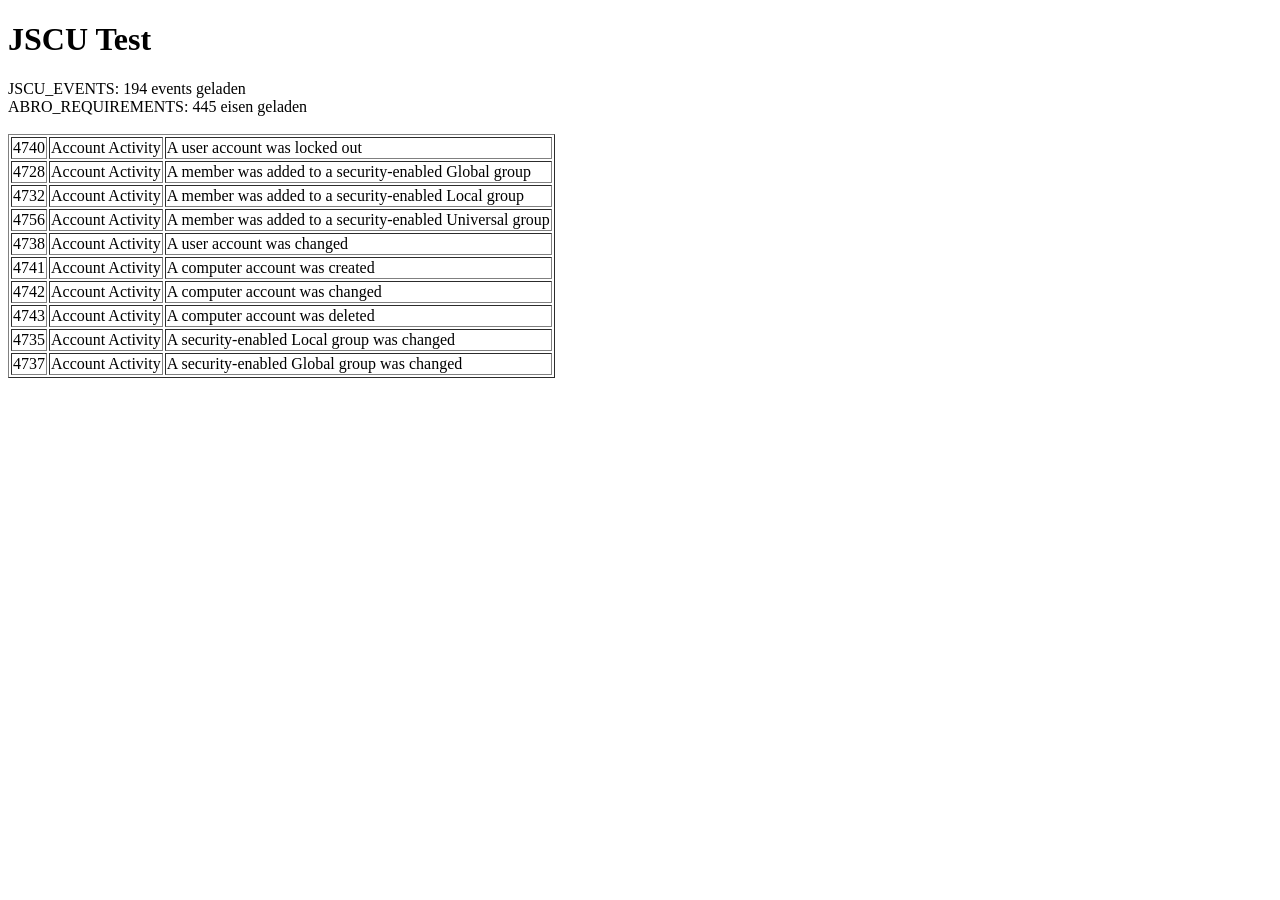
<file: test-jscu.html>
<!DOCTYPE html>
<html><head><title>JSCU Test</title></head>
<body>
<h1>JSCU Test</h1>
<div id="result">Loading...</div>
<script src="abro-data.js"></script>
<script>
document.getElementById('result').innerHTML =
  'JSCU_EVENTS: ' + (typeof JSCU_EVENTS !== 'undefined' ? JSCU_EVENTS.length + ' events geladen' : 'NIET GELADEN') +
  '<br>ABRO_REQUIREMENTS: ' + (typeof ABRO_REQUIREMENTS !== 'undefined' ? ABRO_REQUIREMENTS.length + ' eisen geladen' : 'NIET GELADEN') +
  '<br><br><table border=1>' +
  (typeof JSCU_EVENTS !== 'undefined' ? JSCU_EVENTS.slice(0,10).map(e =>
    '<tr><td>' + e.event_id + '</td><td>' + e.category + '</td><td>' + e.notes + '</td></tr>'
  ).join('') : 'geen data') +
  '</table>';
</script>
<script src="easter.js"></script>
</body></html>
</file>
<file: styles.css>
/* ============================================
   ABRO 2026 ComplianceMapper — Professional Light Theme
   ============================================ */

@import url('https://fonts.googleapis.com/css2?family=Inter:wght@400;500;600;700&family=JetBrains+Mono:wght@400;500;600&display=swap');

:root {
  --bg-base:      #f0f2f5;
  --bg-surface:   #ffffff;
  --bg-elevated:  #f8f9fb;
  --bg-hover:     #eef1f6;
  --border:       #e2e5ea;
  --border-light: #edf0f4;

  --text-primary:   #1a1d23;
  --text-secondary: #4b5563;
  --text-muted:     #8b919e;

  --accent:       #2563eb;
  --accent-dim:   #e8effd;
  --accent-glow:  rgba(37,99,235,0.08);
  --accent-dark:  #1d4ed8;

  --green:    #059669;
  --green-bg: rgba(5,150,105,0.08);
  --yellow:   #d97706;
  --yellow-bg:rgba(217,119,6,0.08);
  --red:      #dc2626;
  --red-bg:   rgba(220,38,38,0.06);
  --orange:   #ea580c;
  --purple:   #7c3aed;
  --cyan:     #0891b2;

  --fw-iso:   #2563eb;
  --fw-bio:   #059669;
  --fw-nist:  #d97706;
  --fw-fys:   #8b5cf6;
  --fw-pers:  #e11d48;
  --fw-ccm:   #06b6d4;
  --fw-abdo:  #64748b;
  --fw-27002: #3b82f6;
  --fw-45001: #f59e0b;
  --fw-jscu:  #10b981;

  --sidebar-w: 260px;
  --font-mono: 'JetBrains Mono', monospace;
  --font-sans: 'Inter', -apple-system, BlinkMacSystemFont, sans-serif;
  --radius:    6px;
  --radius-lg: 10px;
  --shadow-sm: 0 1px 2px rgba(0,0,0,0.04);
  --shadow-md: 0 2px 8px rgba(0,0,0,0.06);
  --shadow-lg: 0 4px 16px rgba(0,0,0,0.08);
}

/* ============ DARK MODE ============ */
[data-theme="dark"] {
  --bg-base:      #0a0e14;
  --bg-surface:   #141922;
  --bg-elevated:  #1a1f2b;
  --bg-hover:     #1e2430;
  --border:       #252d3a;
  --border-light: #1e2430;

  --text-primary:   #e2e8f0;
  --text-secondary: #94a3b8;
  --text-muted:     #64748b;

  --accent-dim:   rgba(37,99,235,0.18);
  --accent-glow:  rgba(37,99,235,0.18);

  --shadow-sm: 0 1px 2px rgba(0,0,0,0.4);
  --shadow-md: 0 2px 8px rgba(0,0,0,0.5);
  --shadow-lg: 0 4px 16px rgba(0,0,0,0.6);
}

[data-theme="dark"] .chapter-card-num {
  background: rgba(255,255,255,0.05);
}

[data-theme="dark"] .req-table th {
  background: var(--bg-base);
}

[data-theme="dark"] .home-card-icon,
[data-theme="dark"] .stat-value {
  color: var(--text-primary);
}

[data-theme="dark"] .btn:hover {
  border-color: var(--accent);
}

[data-theme="dark"] img,
[data-theme="dark"] svg {
  filter: brightness(0.92);
}

*, *::before, *::after { box-sizing: border-box; margin: 0; padding: 0; }
html { font-size: 14px; }

body {
  background: var(--bg-base);
  color: var(--text-primary);
  font-family: var(--font-sans);
  line-height: 1.6;
  min-height: 100vh;
  overflow-x: hidden;
}

/* ============ LAYOUT ============ */
#app {
  display: grid;
  grid-template-columns: var(--sidebar-w) 1fr;
  min-height: 100vh;
}

/* ============ SIDEBAR ============ */
#sidebar {
  background: var(--bg-surface);
  border-right: 1px solid var(--border);
  display: flex;
  flex-direction: column;
  position: sticky;
  top: 0;
  height: 100vh;
  overflow-y: auto;
  box-shadow: 1px 0 3px rgba(0,0,0,0.03);
}

.sidebar-header {
  padding: 20px 16px 16px;
  border-bottom: 1px solid var(--border);
}

.logo {
  display: flex;
  align-items: center;
  gap: 8px;
  font-family: var(--font-sans);
  font-size: 14px;
  font-weight: 600;
  color: var(--text-primary);
}

.logo-icon { color: var(--accent); font-size: 18px; }
.logo-text strong { color: var(--accent); }

.version-badge {
  margin-top: 6px;
  font-family: var(--font-mono);
  font-size: 10px;
  color: var(--text-muted);
  letter-spacing: 0.08em;
  background: var(--bg-elevated);
  display: inline-block;
  padding: 2px 8px;
  border-radius: 4px;
  border: 1px solid var(--border-light);
}

.sidebar-nav {
  padding: 12px 8px;
  flex: 1;
}

.nav-item {
  display: flex;
  align-items: center;
  gap: 10px;
  width: 100%;
  padding: 9px 12px;
  background: none;
  border: none;
  border-radius: var(--radius);
  color: var(--text-secondary);
  font-family: var(--font-sans);
  font-size: 13px;
  cursor: pointer;
  text-align: left;
  transition: all 0.15s ease;
  margin-bottom: 2px;
  font-weight: 500;
}

.nav-item:hover {
  background: var(--bg-hover);
  color: var(--text-primary);
}

.nav-item.active {
  background: var(--accent-dim);
  color: var(--accent);
  font-weight: 600;
  box-shadow: inset 3px 0 0 var(--accent);
  padding-left: 15px;
}

.nav-icon {
  font-size: 14px;
  width: 18px;
  height: 18px;
  flex-shrink: 0;
  opacity: 0.8;
  display: inline-flex;
  align-items: center;
  justify-content: center;
  color: inherit;
}
.nav-icon svg { width: 18px; height: 18px; display: block; }
.nav-item.active .nav-icon { opacity: 1; }

/* Sidebar frameworks */
.sidebar-frameworks {
  padding: 16px;
  border-top: 1px solid var(--border);
}

.sidebar-section-title {
  font-family: var(--font-mono);
  font-size: 10px;
  color: var(--text-muted);
  letter-spacing: 0.1em;
  text-transform: uppercase;
  margin-bottom: 10px;
  font-weight: 600;
}

.fw-checkbox-group {
  display: flex;
  flex-direction: column;
  gap: 8px;
}

.fw-checkbox-label {
  display: flex;
  align-items: center;
  gap: 8px;
  font-size: 12px;
  color: var(--text-secondary);
  cursor: pointer;
  padding: 4px 6px;
  border-radius: 4px;
  transition: background 0.15s;
}

.fw-checkbox-label:hover {
  background: var(--bg-hover);
  color: var(--text-primary);
}

.fw-check {
  accent-color: var(--accent);
  width: 14px;
  height: 14px;
}

.fw-dot {
  width: 8px;
  height: 8px;
  border-radius: 50%;
  flex-shrink: 0;
}

.sidebar-hint {
  margin-top: 12px;
  font-size: 10px;
  color: var(--text-muted);
  line-height: 1.5;
  padding: 8px;
  background: var(--bg-elevated);
  border-radius: var(--radius);
  border: 1px solid var(--border-light);
}

/* ============ MAIN ============ */
#main {
  overflow-y: auto;
  min-height: 100vh;
  background: var(--bg-base);
}

.view { display: none; }
.view.active { display: block; }

/* ============ PAGE HEADER ============ */
.page-header {
  padding: 28px 36px 20px;
  border-bottom: 1px solid var(--border);
  background: var(--bg-surface);
  display: flex;
  align-items: flex-start;
  justify-content: space-between;
  gap: 24px;
}

.page-title {
  font-size: 20px;
  font-weight: 700;
  color: var(--text-primary);
  letter-spacing: -0.01em;
}

.page-subtitle {
  font-size: 13px;
  color: var(--text-muted);
  margin-top: 2px;
}

.page-actions {
  display: flex;
  gap: 8px;
  flex-shrink: 0;
}

.btn {
  display: inline-flex;
  align-items: center;
  gap: 6px;
  padding: 7px 14px;
  font-family: var(--font-sans);
  font-size: 12px;
  font-weight: 500;
  border-radius: var(--radius);
  cursor: pointer;
  border: 1px solid var(--border);
  background: var(--bg-surface);
  color: var(--text-secondary);
  transition: all 0.15s;
  white-space: nowrap;
}

.btn:hover {
  background: var(--bg-hover);
  color: var(--text-primary);
  border-color: #ccc;
}

.btn-primary {
  background: var(--accent);
  color: white;
  border-color: var(--accent);
}

.btn-primary:hover {
  background: var(--accent-dark);
  border-color: var(--accent-dark);
  color: white;
}

/* ============ CONTENT AREA ============ */
.content-area { padding: 24px 36px; }

/* ============ STATS GRID ============ */
.stats-grid {
  display: grid;
  grid-template-columns: repeat(auto-fit, minmax(170px, 1fr));
  gap: 16px;
  margin-bottom: 28px;
}

.stat-card {
  background: var(--bg-surface);
  border: 1px solid var(--border);
  border-radius: var(--radius-lg);
  padding: 20px;
  position: relative;
  overflow: hidden;
  box-shadow: var(--shadow-sm);
  transition: box-shadow 0.2s;
}

.stat-card:hover {
  box-shadow: var(--shadow-md);
}

.stat-card::before {
  content: '';
  position: absolute;
  top: 0; left: 0; right: 0;
  height: 3px;
  background: var(--accent-color, var(--accent));
}

.stat-value {
  font-family: var(--font-mono);
  font-size: 28px;
  font-weight: 700;
  line-height: 1.1;
  color: var(--text-primary);
}

.stat-label {
  font-size: 12px;
  color: var(--text-secondary);
  margin-top: 6px;
  font-weight: 500;
}

.stat-sub {
  font-size: 10px;
  color: var(--text-muted);
  margin-top: 2px;
  font-family: var(--font-mono);
}

/* ============ FRAMEWORK COMPARISON ============ */
.section-title {
  font-size: 13px;
  font-weight: 600;
  color: var(--text-secondary);
  text-transform: uppercase;
  letter-spacing: 0.06em;
  margin-bottom: 14px;
  margin-top: 8px;
}

.fw-compare-grid {
  display: grid;
  grid-template-columns: repeat(auto-fit, minmax(280px, 1fr));
  gap: 16px;
  margin-bottom: 32px;
}

.fw-compare-card {
  background: var(--bg-surface);
  border: 1px solid var(--border);
  border-radius: var(--radius-lg);
  padding: 20px;
  transition: all 0.2s;
  box-shadow: var(--shadow-sm);
}

.fw-compare-card:hover { box-shadow: var(--shadow-md); }
.fw-compare-card.selected { border-color: var(--accent); box-shadow: 0 0 0 1px var(--accent); }

.fw-compare-header {
  display: flex;
  justify-content: space-between;
  align-items: baseline;
  margin-bottom: 12px;
  padding-bottom: 8px;
  border-bottom: 2px solid;
}

.fw-compare-name {
  font-size: 13px;
  font-weight: 600;
}

.fw-compare-pct {
  font-family: var(--font-mono);
  font-size: 24px;
  font-weight: 700;
}

.fw-compare-bar {
  display: flex;
  height: 8px;
  background: var(--bg-base);
  border-radius: 4px;
  overflow: hidden;
  margin-bottom: 10px;
}

.bar-fill { height: 100%; transition: width 0.3s; }
.bar-full { background: var(--green); }
.bar-partial { background: var(--yellow); }

.fw-compare-nums {
  display: flex;
  gap: 12px;
  font-family: var(--font-mono);
  font-size: 11px;
}

/* ============ CHAPTER BREAKDOWN ============ */
.chapter-breakdown {
  background: var(--bg-surface);
  border: 1px solid var(--border);
  border-radius: var(--radius-lg);
  padding: 20px;
  box-shadow: var(--shadow-sm);
}

.chapter-row {
  display: grid;
  grid-template-columns: 280px 1fr 120px;
  align-items: center;
  gap: 16px;
  padding: 10px 0;
  border-bottom: 1px solid var(--border-light);
}

.chapter-row:last-child { border-bottom: none; }

.chapter-label {
  display: flex;
  align-items: center;
  gap: 8px;
  font-size: 13px;
  font-weight: 500;
}

.chapter-icon { font-size: 16px; }
.chapter-count { color: var(--text-muted); font-size: 11px; }

.chapter-bar-wrap {
  display: flex;
  align-items: center;
  gap: 10px;
}

.chapter-bar {
  flex: 1;
  display: flex;
  height: 6px;
  background: var(--bg-base);
  border-radius: 3px;
  overflow: hidden;
}

.chapter-pct {
  font-family: var(--font-mono);
  font-size: 12px;
  font-weight: 600;
  color: var(--text-secondary);
  min-width: 36px;
  text-align: right;
}

.chapter-nums {
  font-family: var(--font-mono);
  font-size: 11px;
  color: var(--text-secondary);
  text-align: right;
}

/* ============ COVERAGE COLORS ============ */
.cov-full { color: var(--green); }
.cov-partial { color: var(--yellow); }
.cov-none { color: var(--red); }

.cov-badge {
  font-family: var(--font-mono);
  font-size: 11px;
  padding: 3px 10px;
  border-radius: 20px;
  font-weight: 600;
  white-space: nowrap;
}

.cov-badge.cov-full { background: var(--green-bg); color: var(--green); }
.cov-badge.cov-partial { background: var(--yellow-bg); color: var(--yellow); }
.cov-badge.cov-none { background: var(--red-bg); color: var(--red); }

/* ============ FILTERS ============ */
.filters-bar {
  display: flex;
  flex-wrap: wrap;
  gap: 12px;
  padding: 14px 36px;
  background: var(--bg-surface);
  border-bottom: 1px solid var(--border);
  align-items: center;
}

.filter-group {
  display: flex;
  align-items: center;
  gap: 6px;
}

.filter-label {
  font-size: 11px;
  color: var(--text-muted);
  text-transform: uppercase;
  letter-spacing: 0.04em;
  font-weight: 600;
}

.filter-select, .filter-input {
  background: var(--bg-surface);
  border: 1px solid var(--border);
  border-radius: var(--radius);
  color: var(--text-primary);
  font-family: var(--font-sans);
  font-size: 12px;
  padding: 6px 10px;
  outline: none;
  transition: border-color 0.15s;
}

.filter-select:focus, .filter-input:focus {
  border-color: var(--accent);
  box-shadow: 0 0 0 2px rgba(37,99,235,0.1);
}

.filter-input {
  width: 180px;
}

.req-counter {
  margin-left: auto;
  font-family: var(--font-mono);
  font-size: 11px;
  color: var(--text-muted);
  background: var(--bg-elevated);
  padding: 4px 10px;
  border-radius: 20px;
  font-weight: 500;
}

/* ============ REQUIREMENTS TABLE ============ */
.req-table-wrap {
  overflow-x: auto;
  padding: 0 36px 36px;
}

.req-table {
  width: 100%;
  border-collapse: collapse;
  font-size: 13px;
}

.req-table th {
  font-size: 10px;
  text-transform: uppercase;
  letter-spacing: 0.08em;
  color: var(--text-muted);
  padding: 10px 8px;
  text-align: left;
  border-bottom: 2px solid var(--border);
  position: sticky;
  top: 0;
  background: var(--bg-base);
  z-index: 1;
  font-weight: 600;
}

.req-table td {
  padding: 8px;
  border-bottom: 1px solid var(--border-light);
  vertical-align: top;
}

.section-header-row td {
  font-size: 12px;
  font-weight: 600;
  color: var(--accent);
  background: var(--accent-dim);
  padding: 8px 12px;
  border-bottom: 1px solid var(--border);
}

.req-row {
  transition: background 0.15s;
  cursor: pointer;
}

.req-row:nth-child(even) { background: var(--bg-elevated); }
.req-row:hover { background: var(--bg-hover); }

.cov-full-row { border-left: 3px solid var(--green); }
.cov-partial-row { border-left: 3px solid var(--yellow); }
.cov-none-row { border-left: 3px solid var(--red); }

.req-id-cell {
  white-space: nowrap;
  width: 100px;
}

.expand-btn {
  background: none;
  border: none;
  color: var(--text-muted);
  cursor: pointer;
  font-size: 10px;
  padding: 2px 4px;
  margin-right: 4px;
  transition: color 0.15s;
}

.expand-btn:hover { color: var(--accent); }

.req-id {
  font-family: var(--font-mono);
  font-size: 12px;
  font-weight: 600;
  color: var(--text-primary);
}

.req-desc-cell {
  color: var(--text-secondary);
  max-width: 500px;
  font-size: 12px;
  line-height: 1.5;
}

.req-tbb-cell {
  white-space: nowrap;
}

.tbb-badge {
  font-family: var(--font-mono);
  font-size: 9px;
  padding: 1px 5px;
  border-radius: 3px;
  font-weight: 600;
  margin-right: 2px;
  display: inline-block;
}

.tbb-1 { background: rgba(220,38,38,0.08); color: var(--red); border: 1px solid rgba(220,38,38,0.2); }
.tbb-2 { background: rgba(234,88,12,0.08); color: var(--orange); border: 1px solid rgba(234,88,12,0.2); }
.tbb-3 { background: rgba(217,119,6,0.08); color: var(--yellow); border: 1px solid rgba(217,119,6,0.2); }
.tbb-4 { background: rgba(5,150,105,0.08); color: var(--green); border: 1px solid rgba(5,150,105,0.2); }

.req-fw-cell {
  display: flex;
  gap: 4px;
  flex-wrap: wrap;
}

.mapping-badge {
  font-family: var(--font-mono);
  font-size: 9px;
  padding: 2px 6px;
  border-radius: 3px;
  font-weight: 500;
  white-space: nowrap;
  cursor: help;
}

.mapping-badge.cov-full { background: var(--green-bg); color: var(--green); }
.mapping-badge.cov-partial { background: var(--yellow-bg); color: var(--yellow); }
.mapping-badge.cov-none { background: var(--red-bg); color: var(--red); }

/* Detail row */
.detail-row td {
  background: var(--bg-elevated);
  padding: 16px 20px;
  border-bottom: 2px solid var(--border);
}

.detail-content {
  display: grid;
  gap: 16px;
}

.detail-desc {
  font-size: 13px;
  color: var(--text-secondary);
  line-height: 1.6;
  padding-bottom: 12px;
  border-bottom: 1px solid var(--border);
}

.detail-mappings {
  display: grid;
  grid-template-columns: repeat(auto-fit, minmax(250px, 1fr));
  gap: 16px;
}

.detail-fw-block {
  background: var(--bg-surface);
  border: 1px solid var(--border);
  border-radius: var(--radius);
  padding: 12px;
}

.detail-fw-name {
  font-size: 12px;
  font-weight: 600;
  margin-bottom: 6px;
}

.detail-fw-controls, .detail-fw-coverage {
  font-size: 12px;
  color: var(--text-secondary);
  margin-bottom: 4px;
}

.detail-fw-note {
  font-size: 11px;
  color: var(--text-muted);
  font-style: italic;
  margin-top: 6px;
  line-height: 1.4;
}

/* ============ GAPS VIEW ============ */
.gaps-content { padding: 24px 36px; }

.gaps-header {
  display: flex;
  justify-content: space-between;
  align-items: center;
  margin-bottom: 20px;
}

.gap-counter {
  font-family: var(--font-mono);
  font-size: 11px;
  color: var(--text-muted);
  background: var(--red-bg);
  padding: 4px 10px;
  border-radius: 20px;
  font-weight: 500;
  color: var(--red);
}

.gap-chapter-header {
  font-size: 14px;
  font-weight: 700;
  color: var(--accent);
  padding: 16px 0 8px;
  margin-top: 8px;
  border-bottom: 1px solid var(--border);
}

.gap-card {
  background: var(--bg-surface);
  border: 1px solid var(--border);
  border-left: 3px solid var(--red);
  border-radius: var(--radius);
  padding: 16px;
  margin: 8px 0;
  box-shadow: var(--shadow-sm);
  transition: box-shadow 0.2s;
}

.gap-card:hover { box-shadow: var(--shadow-md); }

.gap-card-header {
  display: flex;
  align-items: center;
  gap: 10px;
  margin-bottom: 8px;
  flex-wrap: wrap;
}

.gap-section {
  font-size: 11px;
  color: var(--text-muted);
}

.gap-card-desc {
  font-size: 13px;
  color: var(--text-secondary);
  line-height: 1.5;
  margin-bottom: 10px;
}

.gap-card-notes {
  display: flex;
  flex-direction: column;
  gap: 4px;
}

.gap-note {
  font-size: 11px;
  color: var(--text-muted);
  line-height: 1.4;
}

/* ============ EMPTY STATE ============ */
.empty-state {
  text-align: center;
  padding: 48px 24px;
  color: var(--text-muted);
  font-size: 14px;
}

/* ============ TBB INFO BAR ============ */
.tbb-info-bar {
  background: var(--bg-surface);
  border: 1px solid var(--border);
  border-radius: var(--radius-lg);
  padding: 16px 20px;
  margin-bottom: 24px;
  box-shadow: var(--shadow-sm);
}

.tbb-info-title {
  font-size: 11px;
  font-weight: 600;
  text-transform: uppercase;
  letter-spacing: 0.06em;
  color: var(--text-muted);
  margin-bottom: 10px;
}

.tbb-info-items {
  display: grid;
  grid-template-columns: repeat(4, 1fr);
  gap: 8px;
}

.tbb-info-item {
  padding: 8px 12px;
  border-radius: var(--radius);
  font-size: 11px;
  line-height: 1.4;
}

.tbb-info-item strong {
  font-family: var(--font-mono);
  font-size: 11px;
  display: block;
  margin-bottom: 2px;
}

.tbb-info-item span {
  color: var(--text-secondary);
  font-size: 10px;
}

.tbb-4-bg { background: rgba(5,150,105,0.06); border: 1px solid rgba(5,150,105,0.15); }
.tbb-4-bg strong { color: var(--green); }
.tbb-3-bg { background: rgba(217,119,6,0.06); border: 1px solid rgba(217,119,6,0.15); }
.tbb-3-bg strong { color: var(--yellow); }
.tbb-2-bg { background: rgba(234,88,12,0.06); border: 1px solid rgba(234,88,12,0.15); }
.tbb-2-bg strong { color: var(--orange); }
.tbb-1-bg { background: rgba(220,38,38,0.06); border: 1px solid rgba(220,38,38,0.15); }
.tbb-1-bg strong { color: var(--red); }

/* ============ CHAPTER CARDS ============ */
.chapter-cards-grid {
  display: grid;
  grid-template-columns: repeat(auto-fit, minmax(280px, 1fr));
  gap: 16px;
  margin-bottom: 32px;
}

.chapter-card {
  background: var(--bg-surface);
  border: 1px solid var(--border);
  border-radius: var(--radius-lg);
  overflow: hidden;
  cursor: pointer;
  transition: all 0.2s;
  box-shadow: var(--shadow-sm);
}

.chapter-card:hover {
  box-shadow: var(--shadow-md);
  transform: translateY(-1px);
}

.chapter-card.ch-highlight {
  border-width: 2px;
}

.chapter-card-header {
  display: flex;
  align-items: center;
  gap: 10px;
  padding: 14px 16px;
  border-bottom: 1px solid var(--border-light);
}

.chapter-card-num {
  font-family: var(--font-mono);
  font-size: 12px;
  font-weight: 700;
  background: rgba(255,255,255,0.9);
  width: 28px;
  height: 28px;
  border-radius: 6px;
  display: flex;
  align-items: center;
  justify-content: center;
  flex-shrink: 0;
}

.chapter-card-title {
  font-size: 13px;
  font-weight: 600;
  flex: 1;
}

.chapter-card-count {
  font-family: var(--font-mono);
  font-size: 11px;
  opacity: 0.7;
}

.ch-1-accent { background: linear-gradient(135deg, rgba(37,99,235,0.08), rgba(37,99,235,0.03)); }
.ch-1-accent .chapter-card-num { color: var(--accent); }
.ch-2-accent { background: linear-gradient(135deg, rgba(8,145,178,0.08), rgba(8,145,178,0.03)); }
.ch-2-accent .chapter-card-num { color: var(--cyan); }
.ch-3-accent { background: linear-gradient(135deg, rgba(139,92,246,0.08), rgba(139,92,246,0.03)); }
.ch-3-accent .chapter-card-num { color: var(--purple); }
.ch-4-accent { background: linear-gradient(135deg, rgba(5,150,105,0.08), rgba(5,150,105,0.03)); }
.ch-4-accent .chapter-card-num { color: var(--green); }
.ch-5-accent { background: linear-gradient(135deg, rgba(217,119,6,0.08), rgba(217,119,6,0.03)); }
.ch-5-accent .chapter-card-num { color: var(--yellow); }

.chapter-card-body {
  padding: 14px 16px;
}

.chapter-card-desc {
  font-size: 11px;
  color: var(--text-muted);
  line-height: 1.5;
  margin-bottom: 12px;
}

.chapter-card-bar-wrap {
  height: 6px;
  background: var(--bg-base);
  border-radius: 3px;
  overflow: hidden;
  margin-bottom: 8px;
}

.chapter-card-bar {
  height: 100%;
  display: flex;
  border-radius: 3px;
  overflow: hidden;
}

.chapter-card-stats {
  display: flex;
  gap: 12px;
  font-family: var(--font-mono);
  font-size: 10px;
  color: var(--text-muted);
}

/* ============ SIDEBAR NAV EXTRAS ============ */
.nav-divider {
  height: 1px;
  background: var(--border-light);
  margin: 8px 12px;
}

.nav-section-label {
  font-size: 9px;
  text-transform: uppercase;
  letter-spacing: 0.1em;
  color: var(--text-muted);
  padding: 4px 12px 6px;
  font-weight: 600;
}

.nav-count {
  margin-left: auto;
  font-family: var(--font-mono);
  font-size: 10px;
  color: var(--text-muted);
  background: var(--bg-elevated);
  padding: 1px 6px;
  border-radius: 8px;
  min-width: 24px;
  text-align: center;
}

.ch-icon {
  width: 20px;
  height: 20px;
  border-radius: 4px;
  display: flex;
  align-items: center;
  justify-content: center;
  font-family: var(--font-mono);
  font-size: 10px;
  font-weight: 700;
  color: white;
}

.ch-1 { background: var(--accent); }
.ch-2 { background: var(--cyan); }
.ch-3 { background: var(--purple); }
.ch-4 { background: var(--green); }
.ch-5 { background: var(--yellow); }

.filter-search { flex: 1; min-width: 150px; }
.filter-search .filter-input { width: 100%; }

/* ============ REFERENCE VIEW ============ */
.ref-controls-bar {
  display: flex;
  flex-wrap: wrap;
  gap: 12px;
  padding: 14px 36px;
  background: var(--bg-surface);
  border-bottom: 1px solid var(--border);
  align-items: center;
}

.ref-content {
  padding: 24px 36px;
}

.ref-fw-header {
  background: var(--bg-surface);
  border: 1px solid var(--border);
  border-radius: var(--radius-lg);
  padding: 20px 24px;
  margin-bottom: 24px;
  box-shadow: var(--shadow-sm);
}

.ref-fw-title {
  font-size: 18px;
  font-weight: 700;
  color: var(--text-primary);
  margin-bottom: 6px;
}

.ref-fw-desc {
  font-size: 13px;
  color: var(--text-secondary);
  line-height: 1.5;
  margin-bottom: 12px;
}

.ref-fw-themes {
  display: flex;
  flex-wrap: wrap;
  gap: 8px;
}

.ref-theme-badge {
  font-size: 11px;
  background: var(--accent-dim);
  color: var(--accent);
  padding: 4px 10px;
  border-radius: 20px;
  font-weight: 500;
}

.ref-theme-badge strong {
  font-weight: 700;
}

.ref-group {
  margin-bottom: 24px;
}

.ref-group-header {
  font-size: 14px;
  font-weight: 700;
  color: var(--accent);
  padding: 12px 0 8px;
  border-bottom: 2px solid var(--accent-dim);
  margin-bottom: 12px;
  display: flex;
  align-items: center;
  gap: 10px;
}

.ref-group-count {
  font-size: 11px;
  font-weight: 500;
  color: var(--text-muted);
  font-family: var(--font-mono);
  background: var(--bg-elevated);
  padding: 2px 8px;
  border-radius: 10px;
}

.ref-cards {
  display: grid;
  grid-template-columns: repeat(auto-fill, minmax(360px, 1fr));
  gap: 12px;
}

.ref-card {
  background: var(--bg-surface);
  border: 1px solid var(--border);
  border-radius: var(--radius);
  padding: 14px 16px;
  transition: box-shadow 0.2s;
  box-shadow: var(--shadow-sm);
}

.ref-card:hover {
  box-shadow: var(--shadow-md);
}

.ref-card-header {
  display: flex;
  align-items: baseline;
  gap: 10px;
  margin-bottom: 8px;
}

.ref-card-id {
  font-family: var(--font-mono);
  font-size: 12px;
  font-weight: 700;
  color: var(--accent);
  background: var(--accent-dim);
  padding: 2px 8px;
  border-radius: 4px;
  white-space: nowrap;
  flex-shrink: 0;
}

.ref-card-name {
  font-size: 13px;
  font-weight: 600;
  color: var(--text-primary);
}

.ref-card-summary {
  font-size: 12px;
  color: var(--text-secondary);
  line-height: 1.5;
}

.ref-abro-refs {
  margin-top: 10px;
  padding-top: 8px;
  border-top: 1px solid var(--border-light);
  display: flex;
  flex-wrap: wrap;
  gap: 4px;
  align-items: center;
}

.ref-abro-label {
  font-size: 10px;
  color: var(--text-muted);
  font-weight: 600;
  text-transform: uppercase;
  letter-spacing: 0.04em;
  margin-right: 4px;
}

.ref-abro-badge {
  font-family: var(--font-mono);
  font-size: 10px;
  background: var(--bg-elevated);
  color: var(--text-secondary);
  padding: 1px 6px;
  border-radius: 3px;
  border: 1px solid var(--border-light);
}

/* ============ NOTITIES ============ */
.detail-notes {
  margin-top: 12px;
  padding-top: 12px;
  border-top: 1px solid var(--border);
}

.detail-notes strong {
  font-size: 12px;
  color: var(--text-secondary);
  display: block;
  margin-bottom: 6px;
}

.note-field {
  width: 100%;
  min-height: 60px;
  padding: 10px;
  border: 1px solid var(--border);
  border-radius: var(--radius);
  font-family: var(--font-sans);
  font-size: 12px;
  color: var(--text-primary);
  background: var(--bg-surface);
  resize: vertical;
  line-height: 1.5;
}

.note-field:focus {
  outline: none;
  border-color: var(--accent);
  box-shadow: 0 0 0 2px rgba(37,99,235,0.1);
}

.note-field::placeholder {
  color: var(--text-muted);
}

/* ============ DISCLAIMER ============ */
.home-disclaimer {
  margin: 32px auto 16px;
  max-width: 800px;
  padding: 16px 20px;
  background: rgba(234,179,8,0.06);
  border: 1px solid rgba(234,179,8,0.35);
  border-left: 3px solid #eab308;
  border-radius: var(--radius);
  font-size: 12px;
  color: var(--text-secondary);
  line-height: 1.65;
}

.home-disclaimer strong {
  color: var(--text-primary);
  font-size: 12px;
}

.home-disclaimer .disc-title {
  display: inline-flex;
  align-items: center;
  gap: 6px;
  color: #eab308;
  font-size: 13px;
  font-weight: 700;
  letter-spacing: 0.04em;
  text-transform: uppercase;
  margin-bottom: 6px;
}

.home-disclaimer ul {
  margin: 6px 0 6px 0;
  padding-left: 18px;
}
.home-disclaimer ul li { margin-bottom: 3px; }

/* ============ PRINT STYLES ============ */
@page {
  size: A4;
  margin: 2cm 1.5cm;
  @bottom-right { content: counter(page) " / " counter(pages); font-size: 9pt; color: #888; }
}

@media print {
  /* Force light theme for print regardless of current theme */
  :root, [data-theme="dark"] {
    --bg-base:      #ffffff;
    --bg-surface:   #ffffff;
    --bg-elevated:  #f7f7f7;
    --bg-hover:     #f0f0f0;
    --border:       #cccccc;
    --border-light: #e5e5e5;
    --text-primary:   #000000;
    --text-secondary: #222222;
    --text-muted:     #666666;
  }

  /* Make sure colors print */
  * {
    -webkit-print-color-adjust: exact !important;
    print-color-adjust: exact !important;
    color-adjust: exact !important;
  }

  html, body { background: white !important; color: black !important; font-size: 10pt; }

  /* Hide chrome */
  #sidebar,
  .mobile-menu-btn,
  .mobile-menu-overlay,
  .filters-bar,
  .page-actions,
  .nav-item,
  .sidebar-frameworks,
  .global-search,
  .theme-toggle-btn,
  .home-footer button,
  .back-link {
    display: none !important;
  }

  #app { display: block !important; grid-template-columns: 1fr !important; }
  #main { overflow: visible !important; }

  .page-header {
    padding: 0 0 12px;
    border: none;
    border-bottom: 2pt solid #000;
    margin-bottom: 16px;
    page-break-after: avoid;
  }
  .page-title { font-size: 16pt; }
  .page-subtitle { font-size: 10pt; color: #444; }

  .content-area, .gaps-content, .req-table-wrap, .ref-content,
  .abdo-content, .tbb-content, .diamond-wrap {
    padding: 0 !important;
    max-width: 100% !important;
  }

  /* Card / block formatting */
  .stat-card, .fw-compare-card, .gap-card, .chapter-card,
  .ref-card, .ref-fw-header, .chapter-breakdown, .tbb-info-bar,
  .abdo-section, .home-card, .bron-card {
    box-shadow: none !important;
    border: 1px solid #999 !important;
    page-break-inside: avoid;
  }

  /* Section page breaks */
  .gap-chapter-header,
  .ref-group-header,
  .section-title,
  .abdo-section h2 {
    page-break-after: avoid;
    page-break-before: auto;
  }

  /* Avoid splitting rows/cards */
  .req-row, .gap-card, .ref-card, .chapter-row { page-break-inside: avoid; }
  h1, h2, h3, h4 { page-break-after: avoid; }

  .req-table { font-size: 9pt; }
  .req-table th { background: #eaeaea !important; color: #000 !important; }
  .section-header-row td { background: #f0f0f0 !important; color: #000 !important; }

  a { text-decoration: none; color: inherit; }
  a[href^="http"]:after { content: " (" attr(href) ")"; font-size: 8pt; color: #555; }

  /* Print header on every page via running element */
  body::before {
    content: "FNC Tool \2014 Framework & Norm Compliance \2014 ABRO 2026";
    display: block;
    font-size: 9pt;
    color: #555;
    border-bottom: 1px solid #ccc;
    padding-bottom: 4pt;
    margin-bottom: 8pt;
  }
  body::after {
    content: "Afgedrukt op " attr(data-print-date) " \2014 fnctool";
    display: block;
    font-size: 8pt;
    color: #777;
    margin-top: 12pt;
    border-top: 1px solid #ccc;
    padding-top: 4pt;
    text-align: center;
  }
}

/* ============ THEME TOGGLE BUTTON ============ */
.theme-toggle-btn {
  margin: 10px;
  padding: 8px 14px;
  border: 1px solid var(--border);
  background: var(--bg-surface);
  color: var(--text-secondary);
  border-radius: 6px;
  cursor: pointer;
  font-family: var(--font-sans);
  font-size: 12px;
  display: flex;
  align-items: center;
  gap: 8px;
  width: calc(100% - 20px);
  transition: all 0.15s;
}
.theme-toggle-btn:hover {
  background: var(--bg-hover);
  color: var(--text-primary);
  border-color: var(--accent);
}
.theme-toggle-icon { font-size: 14px; }

/* Header version for desktop top-right */
.theme-toggle-btn.in-header {
  width: auto;
  margin: 0;
  padding: 7px 12px;
}

/* ============ GLOBAL SEARCH ============ */
.global-search {
  position: relative;
  flex: 1;
  max-width: 360px;
  min-width: 180px;
}
.global-search input {
  width: 100%;
  padding: 8px 12px 8px 32px;
  border: 1px solid var(--border);
  border-radius: var(--radius);
  background: var(--bg-elevated);
  color: var(--text-primary);
  font-family: var(--font-sans);
  font-size: 13px;
  outline: none;
  transition: border-color 0.15s, box-shadow 0.15s;
  background-image: url("data:image/svg+xml;utf8,<svg xmlns='http://www.w3.org/2000/svg' width='14' height='14' viewBox='0 0 24 24' fill='none' stroke='%238b919e' stroke-width='2.5' stroke-linecap='round' stroke-linejoin='round'><circle cx='11' cy='11' r='8'/><line x1='21' y1='21' x2='16.65' y2='16.65'/></svg>");
  background-repeat: no-repeat;
  background-position: 10px center;
  background-size: 14px 14px;
}
.global-search input:focus {
  border-color: var(--accent);
  box-shadow: 0 0 0 2px var(--accent-glow);
}
.global-search input::placeholder { color: var(--text-muted); }

.global-search-results {
  display: none;
  position: absolute;
  top: calc(100% + 6px);
  right: 0;
  left: 0;
  max-height: 420px;
  overflow-y: auto;
  background: var(--bg-surface);
  border: 1px solid var(--border);
  border-radius: var(--radius);
  box-shadow: var(--shadow-lg);
  z-index: 1000;
}
.global-search-results.open { display: block; }

.gs-result {
  display: block;
  padding: 10px 14px;
  border-bottom: 1px solid var(--border-light);
  text-decoration: none;
  color: inherit;
  cursor: pointer;
  transition: background 0.12s;
}
.gs-result:last-child { border-bottom: none; }
.gs-result:hover, .gs-result.active { background: var(--bg-hover); }

.gs-cat {
  display: inline-block;
  font-family: var(--font-mono);
  font-size: 9px;
  padding: 1px 6px;
  border-radius: 3px;
  background: var(--accent-dim);
  color: var(--accent);
  text-transform: uppercase;
  letter-spacing: 0.06em;
  margin-right: 8px;
  font-weight: 700;
}
.gs-cat.gs-abro { background: rgba(37,99,235,0.12); color: var(--accent); }
.gs-cat.gs-jscu { background: rgba(16,185,129,0.12); color: var(--fw-jscu); }
.gs-cat.gs-iso { background: rgba(59,130,246,0.12); color: var(--fw-27002); }
.gs-cat.gs-nist { background: rgba(217,119,6,0.12); color: var(--fw-nist); }
.gs-cat.gs-ccm { background: rgba(6,182,212,0.12); color: var(--fw-ccm); }
.gs-cat.gs-bio { background: rgba(5,150,105,0.12); color: var(--fw-bio); }
.gs-cat.gs-45001 { background: rgba(245,158,11,0.12); color: var(--fw-45001); }
.gs-cat.gs-page { background: var(--bg-elevated); color: var(--text-secondary); }

.gs-title {
  font-size: 12px;
  font-weight: 600;
  color: var(--text-primary);
  margin-top: 2px;
}
.gs-snippet {
  font-size: 11px;
  color: var(--text-muted);
  line-height: 1.4;
  margin-top: 2px;
  display: -webkit-box;
  -webkit-line-clamp: 2;
  -webkit-box-orient: vertical;
  overflow: hidden;
}
.gs-empty, .gs-hint {
  padding: 14px 16px;
  font-size: 12px;
  color: var(--text-muted);
  text-align: center;
}
.gs-group-label {
  padding: 6px 14px 4px;
  font-size: 10px;
  text-transform: uppercase;
  letter-spacing: 0.08em;
  color: var(--text-muted);
  font-weight: 600;
  background: var(--bg-elevated);
  border-bottom: 1px solid var(--border-light);
}

/* Page-header layout adjustments to fit search bar */
.page-header .global-search { align-self: center; }

@media (max-width: 1024px) {
  .global-search { max-width: 100%; }
  .page-header { flex-wrap: wrap; }
}

/* ============ RESPONSIVE ============ */
/* ============ MOBILE MENU BUTTON ============ */
.mobile-menu-btn {
  display: none;
  position: fixed;
  top: 12px;
  left: 12px;
  z-index: 1001;
  width: 40px;
  height: 40px;
  border-radius: var(--radius);
  border: 1px solid var(--border);
  background: var(--bg-surface);
  box-shadow: var(--shadow-md);
  cursor: pointer;
  font-size: 18px;
  color: var(--accent);
  align-items: center;
  justify-content: center;
}

.mobile-menu-overlay {
  display: none;
  position: fixed;
  top: 0; left: 0; right: 0; bottom: 0;
  background: rgba(0,0,0,0.3);
  z-index: 999;
}

@media (max-width: 1024px) {
  #app {
    grid-template-columns: 1fr;
  }
  #sidebar {
    position: fixed;
    top: 0; left: -280px;
    width: 280px;
    height: 100vh;
    z-index: 1000;
    transition: left 0.25s ease;
    box-shadow: var(--shadow-lg);
  }
  #sidebar.open {
    left: 0;
  }
  #sidebar a, #sidebar button {
    -webkit-tap-highlight-color: rgba(0,0,0,0.1);
    touch-action: manipulation;
  }
  .mobile-menu-btn {
    display: flex;
  }
  .mobile-menu-overlay.open {
    display: block;
  }
  .filters-bar {
    padding: 12px 16px;
    padding-top: 56px;
  }
  .content-area, .gaps-content, .req-table-wrap {
    padding-left: 16px;
    padding-right: 16px;
  }
  .page-header {
    padding: 20px 16px;
    padding-left: 60px;
  }
  .chapter-row {
    grid-template-columns: 1fr;
    gap: 4px;
  }
  .stats-grid {
    grid-template-columns: repeat(2, 1fr);
  }
  .chapter-cards-grid {
    grid-template-columns: 1fr;
  }
  .tbb-info-items {
    grid-template-columns: repeat(2, 1fr);
  }
  .fw-compare-grid {
    grid-template-columns: 1fr;
  }
  .req-desc-cell {
    max-width: 250px;
  }
  .detail-mappings {
    grid-template-columns: 1fr;
  }
  .jscu-header-bar {
    grid-template-columns: repeat(2, 1fr);
  }
}

/* ============ SVG ICON UTILITIES ============ */
[data-icon] {
  display: inline-flex;
  align-items: center;
  justify-content: center;
  color: inherit;
  line-height: 0;
}
[data-icon] svg {
  width: 100%;
  height: 100%;
  display: block;
}
.icon-inline {
  width: 16px;
  height: 16px;
  display: inline-flex;
  align-items: center;
  justify-content: center;
  vertical-align: -3px;
  margin-right: 4px;
  color: inherit;
}
.icon-inline svg { width: 16px; height: 16px; }

/* Logo/hero/card/toggle icons use SVGs now */
.logo-icon,
.home-hero .hero-icon,
.home-card-icon,
.theme-toggle-icon {
  display: inline-flex;
  align-items: center;
  justify-content: center;
  line-height: 0;
  color: inherit;
}
.logo-icon svg { width: 20px; height: 20px; }
.home-hero .hero-icon { width: 48px; height: 48px; }
.home-hero .hero-icon svg { width: 48px; height: 48px; }
.home-card-icon { width: 28px; height: 28px; }
.home-card-icon svg { width: 28px; height: 28px; }
.home-card-arrow { display: inline-flex; align-items: center; gap: 4px; }
.home-card-arrow svg { width: 14px; height: 14px; }
.theme-toggle-icon { width: 14px; height: 14px; }
.theme-toggle-icon svg { width: 14px; height: 14px; }
.btn [data-icon] { width: 14px; height: 14px; }
.btn [data-icon] svg { width: 14px; height: 14px; }
.mobile-menu-btn [data-icon] svg { width: 20px; height: 20px; }

/* Keep dark-mode SVGs at normal brightness for UI chrome */
[data-theme="dark"] .nav-icon svg,
[data-theme="dark"] .logo-icon svg,
[data-theme="dark"] .home-card-icon svg,
[data-theme="dark"] .theme-toggle-icon svg,
[data-theme="dark"] .mobile-menu-btn svg,
[data-theme="dark"] .breadcrumb svg,
[data-theme="dark"] .back-home-mobile svg {
  filter: none;
}

/* ============ BREADCRUMB ============ */
.breadcrumb {
  display: flex;
  flex-wrap: wrap;
  align-items: center;
  gap: 6px;
  padding: 10px 36px;
  font-size: 12px;
  color: var(--text-muted);
  background: var(--bg-surface);
  border-bottom: 1px solid var(--border-light);
  font-family: var(--font-sans);
}
.breadcrumb a {
  color: var(--text-secondary);
  text-decoration: none;
  display: inline-flex;
  align-items: center;
  gap: 4px;
  padding: 2px 6px;
  border-radius: 4px;
  transition: background 0.15s, color 0.15s;
}
.breadcrumb a:hover {
  color: var(--accent);
  background: var(--bg-hover);
}
.breadcrumb .crumb-sep {
  display: inline-flex;
  width: 12px;
  height: 12px;
  color: var(--text-muted);
  opacity: 0.6;
}
.breadcrumb .crumb-sep svg { width: 12px; height: 12px; }
.breadcrumb .crumb-current {
  color: var(--text-primary);
  font-weight: 500;
  padding: 2px 6px;
}

@media (max-width: 1024px) {
  .breadcrumb {
    padding: 10px 16px 10px 60px;
    font-size: 11px;
  }
}

/* ============ BACK-TO-HOME MOBILE BUTTON ============ */
.back-home-mobile {
  display: none;
  align-items: center;
  justify-content: center;
  gap: 6px;
  padding: 10px 14px;
  background: var(--bg-surface);
  border: 1px solid var(--border);
  border-radius: var(--radius);
  color: var(--text-secondary);
  font-size: 13px;
  font-weight: 500;
  text-decoration: none;
  margin: 12px 16px 0;
  box-shadow: var(--shadow-sm);
  transition: all 0.15s;
}
.back-home-mobile:hover {
  background: var(--bg-hover);
  color: var(--accent);
  border-color: var(--accent);
}
.back-home-mobile svg { width: 16px; height: 16px; }

@media (max-width: 1024px) {
  .back-home-mobile { display: inline-flex; }
}

/* ============ MANUAL (handleiding) PAGE ============ */
.manual-content {
  padding: 24px 36px 48px;
  max-width: 900px;
}
.manual-section {
  background: var(--bg-surface);
  border: 1px solid var(--border);
  border-radius: var(--radius-lg);
  padding: 24px;
  margin-bottom: 20px;
  box-shadow: var(--shadow-sm);
  scroll-margin-top: 20px;
}
.manual-section h2 {
  font-size: 16px;
  font-weight: 700;
  color: var(--text-primary);
  margin-bottom: 12px;
  padding-bottom: 8px;
  border-bottom: 2px solid var(--border);
  display: flex;
  align-items: center;
  gap: 10px;
}
.manual-section h2 .sec-num {
  font-family: var(--font-mono);
  font-size: 11px;
  color: var(--accent);
  background: var(--accent-dim);
  padding: 3px 8px;
  border-radius: 4px;
  font-weight: 700;
}
.manual-section h3 {
  font-size: 14px;
  font-weight: 600;
  color: var(--text-primary);
  margin: 16px 0 8px;
}
.manual-section p,
.manual-section li {
  font-size: 13px;
  color: var(--text-secondary);
  line-height: 1.7;
}
.manual-section ul,
.manual-section ol {
  padding-left: 22px;
  margin: 8px 0 10px;
}
.manual-section li { margin-bottom: 6px; }
.manual-section strong { color: var(--text-primary); }
.manual-section code {
  font-family: var(--font-mono);
  font-size: 12px;
  background: var(--bg-elevated);
  padding: 1px 6px;
  border-radius: 3px;
  border: 1px solid var(--border-light);
  color: var(--text-primary);
}
.manual-step-list {
  counter-reset: stepcount;
  list-style: none;
  padding-left: 0;
  margin: 12px 0;
}
.manual-step-list > li {
  counter-increment: stepcount;
  position: relative;
  padding: 10px 14px 10px 46px;
  background: var(--bg-elevated);
  border: 1px solid var(--border-light);
  border-radius: var(--radius);
  margin-bottom: 8px;
  font-size: 13px;
  color: var(--text-secondary);
  line-height: 1.6;
}
.manual-step-list > li::before {
  content: counter(stepcount);
  position: absolute;
  top: 10px;
  left: 12px;
  width: 24px;
  height: 24px;
  background: var(--accent);
  color: #fff;
  font-family: var(--font-mono);
  font-size: 11px;
  font-weight: 700;
  border-radius: 50%;
  display: flex;
  align-items: center;
  justify-content: center;
}
.manual-callout {
  background: var(--accent-dim);
  border-left: 3px solid var(--accent);
  padding: 12px 14px;
  border-radius: var(--radius);
  margin: 12px 0;
  font-size: 12px;
  color: var(--text-secondary);
  line-height: 1.6;
}
.manual-callout strong { color: var(--accent); }
.manual-callout.callout-warn {
  background: var(--yellow-bg);
  border-left-color: var(--yellow);
}
.manual-callout.callout-warn strong { color: var(--yellow); }
.manual-toc {
  background: var(--bg-surface);
  border: 1px solid var(--border);
  border-radius: var(--radius-lg);
  padding: 18px 22px;
  margin-bottom: 20px;
  box-shadow: var(--shadow-sm);
}
.manual-toc h3 {
  font-size: 12px;
  font-weight: 600;
  text-transform: uppercase;
  letter-spacing: 0.06em;
  color: var(--text-muted);
  margin-bottom: 10px;
}
.manual-toc ol {
  columns: 2;
  column-gap: 24px;
  padding-left: 18px;
  margin: 0;
  font-size: 12px;
}
.manual-toc li { margin-bottom: 4px; break-inside: avoid; }
.manual-toc a {
  color: var(--text-secondary);
  text-decoration: none;
  transition: color 0.15s;
}
.manual-toc a:hover { color: var(--accent); text-decoration: underline; }
.manual-faq dt {
  font-weight: 600;
  color: var(--text-primary);
  font-size: 13px;
  margin-top: 12px;
}
.manual-faq dd {
  font-size: 12px;
  color: var(--text-secondary);
  line-height: 1.6;
  margin: 4px 0 8px 0;
  padding-left: 10px;
  border-left: 2px solid var(--border);
}
@media (max-width: 700px) {
  .manual-toc ol { columns: 1; }
  .manual-content { padding: 16px; }
  .manual-section { padding: 18px; }
}
</file>
